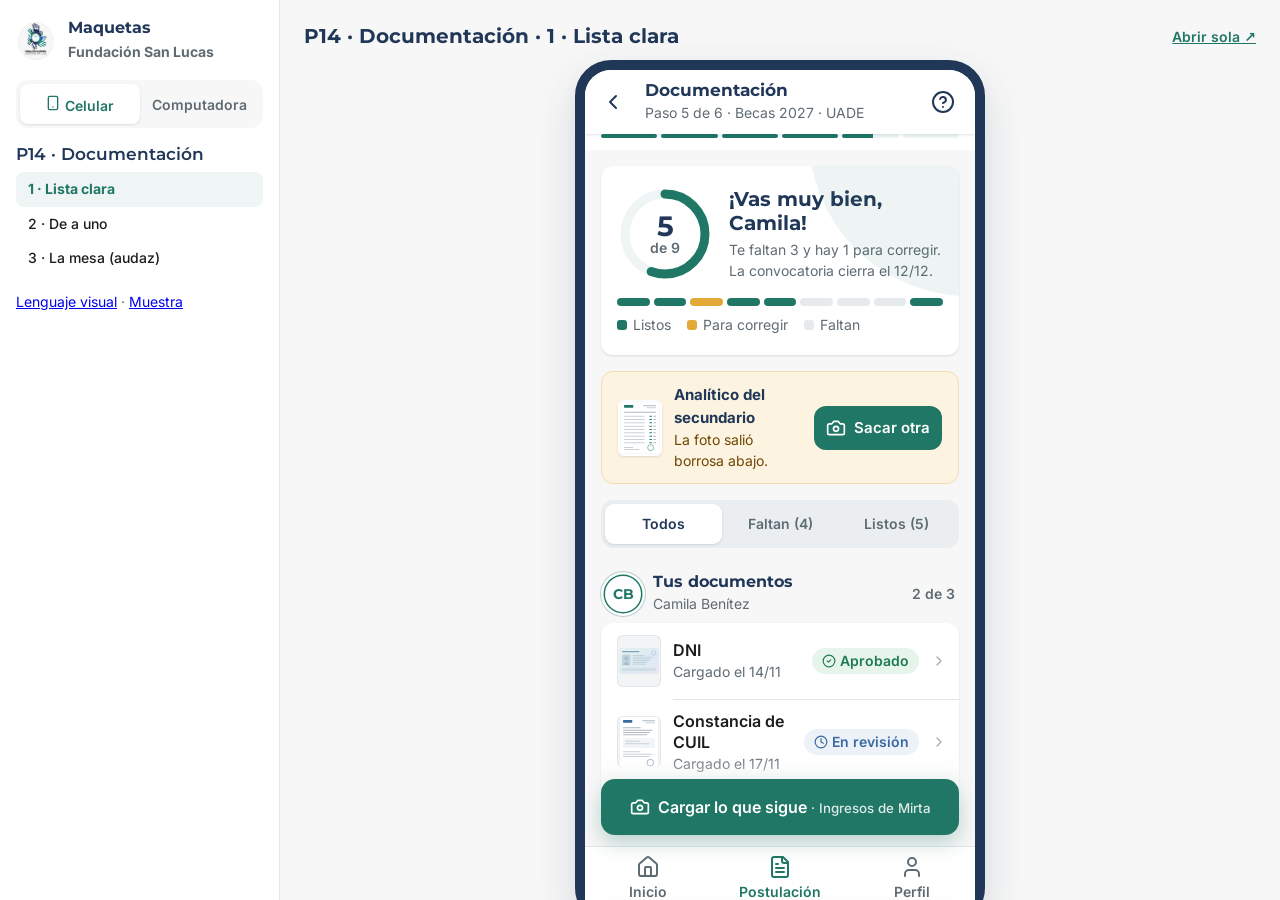
<file: docs/design/index.html>
<!doctype html>
<html lang="es">
<head>
<meta charset="utf-8">
<meta name="viewport" content="width=device-width, initial-scale=1">
<title>Visor de maquetas</title>
<link rel="stylesheet" href="common/common.css">
<style>
  body { display: grid; grid-template-columns: 280px 1fr; height: 100vh; overflow: hidden; }
  aside { background: var(--sl-superficie); border-right: 1px solid var(--sl-borde); padding: var(--sl-e4); overflow-y: auto; display: grid; gap: var(--sl-e4); align-content: start; }
  .marca { display: flex; align-items: center; gap: var(--sl-e3); }
  .marca img { width: 40px; height: 40px; border-radius: 50%; }
  .marca b { font-family: var(--sl-font-titulos); color: var(--sl-azul-noche); }
  .seg { display: flex; background: var(--sl-fondo); border-radius: var(--sl-radio); padding: 4px; }
  .seg button { flex: 1; min-height: 40px; border: 0; background: transparent; border-radius: var(--sl-radio-chico); font: 600 var(--sl-t-chico) var(--sl-font-texto); color: var(--sl-gris); cursor: pointer; }
  .seg button[aria-pressed="true"] { background: #fff; color: var(--sl-verde); box-shadow: var(--sl-sombra-1); }
  .pantalla h3 { margin-bottom: var(--sl-e2); }
  .pantalla button { display: block; width: 100%; text-align: left; padding: var(--sl-e2) var(--sl-e3); border: 0; background: transparent; border-radius: var(--sl-radio-chico); font: 500 var(--sl-t-chico)/1.3 var(--sl-font-texto); color: var(--sl-texto); cursor: pointer; }
  .pantalla button:hover { background: var(--sl-fondo); }
  .pantalla button[aria-current="true"] { background: var(--sl-bruma); color: var(--sl-verde); font-weight: 700; }
  main { overflow: auto; display: grid; place-items: start center; padding: var(--sl-e6); gap: var(--sl-e3); }
  .info { width: 100%; display: flex; gap: var(--sl-e3); align-items: center; justify-content: space-between; }
  .info a { color: var(--sl-verde); font-weight: 600; font-size: var(--sl-t-chico); }
  .lienzo { background: #fff; box-shadow: var(--sl-sombra-3); border-radius: var(--sl-radio); overflow: hidden; transform-origin: top center; }
  .lienzo.phone { border-radius: 36px; border: 10px solid var(--sl-azul-noche); }
  iframe { display: block; border: 0; }
  .vacio { color: var(--sl-gris); padding: var(--sl-e10); text-align: center; }
</style>
</head>
<body>
  <aside>
    <div class="marca"><img src="common/brand/logo-provisional.png" alt=""><b>Maquetas<br><span class="sl-chico" style="font-family:var(--sl-font-texto)">Fundación San Lucas</span></b></div>
    <div class="seg" role="group" aria-label="Dispositivo">
      <button data-device="phone" aria-pressed="true"><i data-icon="smartphone" data-size="16"></i> Celular</button>
      <button data-device="desktop" aria-pressed="false">Computadora</button>
    </div>
    <div id="lista"></div>
    <p class="sl-chico"><a href="visual-language.md">Lenguaje visual</a> · <a href="common/sample.html" target="_blank">Muestra</a></p>
  </aside>
  <main>
    <div class="info"><h2 id="titulo">Cargando…</h2><a id="abrir" href="#" target="_blank">Abrir sola ↗</a></div>
    <div id="lienzo" class="lienzo phone"><div class="vacio">Elegí una pantalla.</div></div>
  </main>
  <script src="common/icons.js"></script>
  <script>
    const estado = { device: 'phone', screen: null, variant: 0, datos: { screens: [] } };
    const lista = document.getElementById('lista');
    const params = new URLSearchParams(location.hash.slice(1));
    function ruta(v) { return 'mockups/' + v.path.replace('{device}', estado.device); }
    function pintarLista() {
      lista.innerHTML = '';
      estado.datos.screens.forEach(s => {
        const sec = document.createElement('section'); sec.className = 'pantalla';
        sec.innerHTML = '<h3>' + s.title + '</h3>';
        s.variants.forEach((v, i) => {
          const b = document.createElement('button'); b.textContent = v.name;
          b.setAttribute('aria-current', s.id === estado.screen && i === estado.variant);
          b.onclick = () => { estado.screen = s.id; estado.variant = i; mostrar(); };
          sec.appendChild(b);
        });
        lista.appendChild(sec);
      });
    }
    function mostrar() {
      const s = estado.datos.screens.find(x => x.id === estado.screen);
      const lienzo = document.getElementById('lienzo');
      lienzo.className = 'lienzo ' + estado.device;
      if (!s) { document.getElementById('titulo').textContent = 'Sin maquetas todavía'; lienzo.innerHTML = '<div class="vacio">Todavía no hay pantallas en mockups/index.json.</div>'; pintarLista(); return; }
      const v = s.variants[estado.variant] || s.variants[0];
      const src = ruta(v);
      const [w, h] = estado.device === 'phone' ? [390, 844] : [1366, 768];
      lienzo.innerHTML = '<iframe title="' + s.title + '" src="' + src + '" width="' + w + '" height="' + h + '"></iframe>';
      const disponible = document.querySelector('main').clientWidth - 48;
      lienzo.style.transform = w > disponible ? 'scale(' + (disponible / w) + ')' : '';
      document.getElementById('titulo').textContent = s.title + ' · ' + v.name;
      document.getElementById('abrir').href = src;
      location.hash = 'screen=' + s.id + '&variant=' + estado.variant + '&device=' + estado.device;
      pintarLista();
    }
    document.querySelectorAll('[data-device]').forEach(b => b.onclick = () => {
      estado.device = b.dataset.device;
      document.querySelectorAll('[data-device]').forEach(x => x.setAttribute('aria-pressed', x === b));
      mostrar();
    });
    window.addEventListener('message', ev => {
      if (!ev.data || ev.data.tipo !== 'sl-ir') return;
      const s = estado.datos.screens.find(x => x.id === ev.data.pantalla);
      if (s) { estado.screen = s.id; estado.variant = 0; mostrar(); }
      else { document.getElementById('titulo').textContent = 'La pantalla «' + ev.data.pantalla + '» todavía no tiene maqueta'; }
    });
    window.addEventListener('resize', mostrar);
    fetch('mockups/index.json').then(r => r.json()).then(d => {
      estado.datos = d;
      estado.device = params.get('device') || 'phone';
      document.querySelectorAll('[data-device]').forEach(x => x.setAttribute('aria-pressed', x.dataset.device === estado.device));
      estado.screen = params.get('screen') || (d.screens[0] && d.screens[0].id);
      estado.variant = +(params.get('variant') || 0);
      mostrar();
    }).catch(() => { document.getElementById('titulo').textContent = 'Abrí el visor con un servidor (python3 -m http.server) o desde GitHub Pages.'; });
  </script>
</body>
</html>
</file>
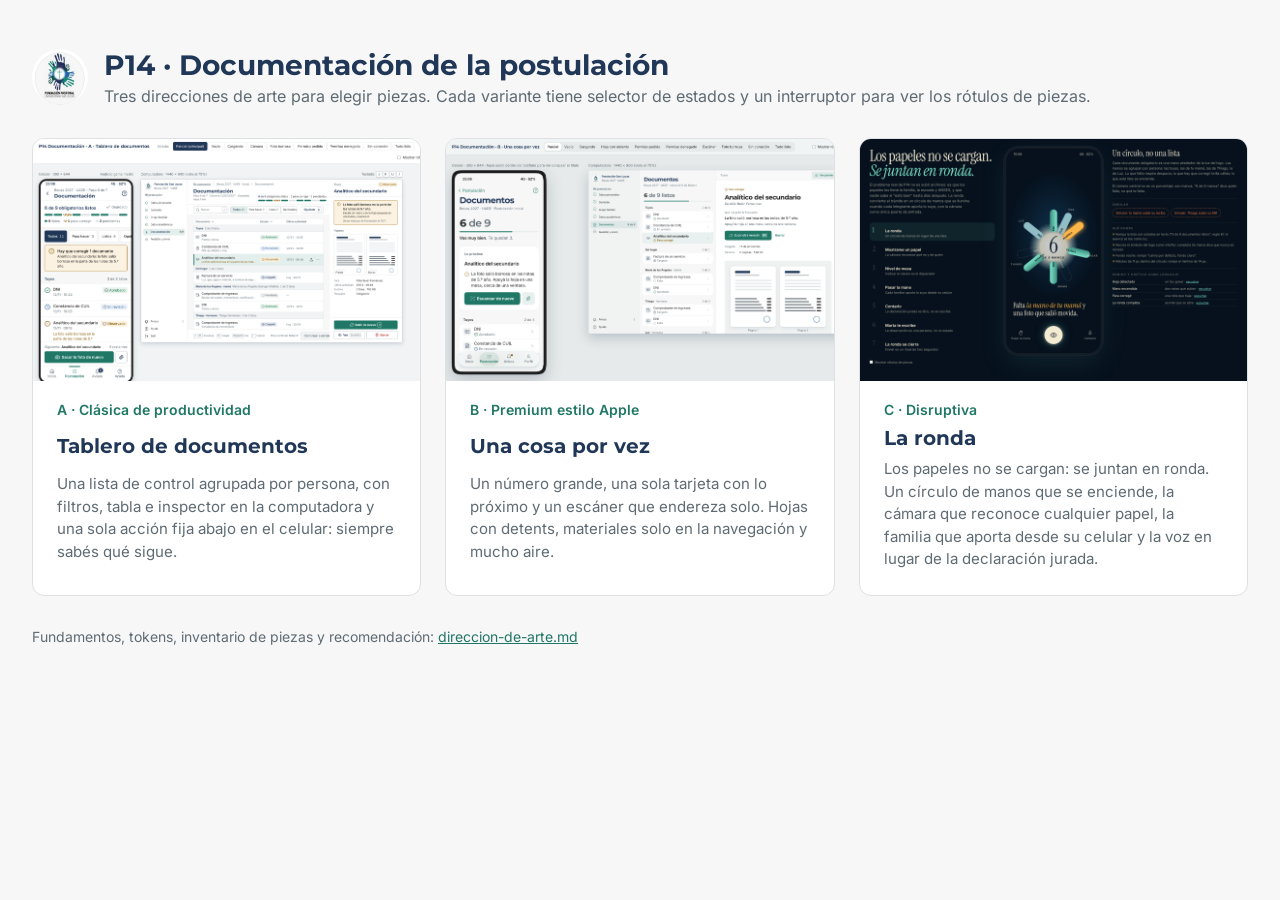
<file: docs/design/v2/application-documents/index.html>
<!doctype html>
<html lang="es-AR">
<head>
<meta charset="utf-8">
<meta name="viewport" content="width=device-width, initial-scale=1">
<title>P14 Documentación · Tres variantes</title>
<style>
@font-face{font-family:"Inter";src:url("../../common/fonts/inter-variable.woff2") format("woff2");font-weight:100 900}
@font-face{font-family:"Montserrat";src:url("../../common/fonts/montserrat-variable.woff2") format("woff2");font-weight:100 900}
:root{--i-bg:#F7F7F7;--i-surface:#FFFFFF;--i-title:#203758;--i-text:#1C1C1C;--i-text-2:#5F6B73;--i-accent:#207766;--i-border:#DDE1E4;--i-sp:8px}
*{box-sizing:border-box;margin:0;padding:0}
body{font-family:Inter,system-ui,sans-serif;background:var(--i-bg);color:var(--i-text);padding:calc(var(--i-sp)*6) calc(var(--i-sp)*4)}
header{max-width:1280px;margin:0 auto calc(var(--i-sp)*4);display:flex;gap:calc(var(--i-sp)*2);align-items:center}
header img{width:56px;height:56px;border-radius:50%}
h1{font-family:Montserrat,sans-serif;font-size:28px;color:var(--i-title)}
header p{color:var(--i-text-2);font-size:16px;margin-top:4px}
.grid{max-width:1280px;margin:0 auto;display:grid;grid-template-columns:repeat(auto-fit,minmax(360px,1fr));gap:calc(var(--i-sp)*3)}
a.card{display:grid;grid-template-rows:auto 1fr;text-decoration:none;color:inherit;background:var(--i-surface);border:1px solid var(--i-border);border-radius:12px;overflow:hidden;transition:transform .2s}
a.card:hover{transform:translateY(-2px)}
a.card:focus-visible{outline:3px solid #3E9080;outline-offset:3px}
.thumb{aspect-ratio:16/10;background:#E6EAEA;overflow:hidden}
.thumb img{width:100%;height:100%;object-fit:cover;object-position:left top;display:block}
.body{padding:calc(var(--i-sp)*2.5) calc(var(--i-sp)*3) calc(var(--i-sp)*3);display:grid;gap:var(--i-sp)}
.tag{font-size:14px;font-weight:600;color:var(--i-accent)}
h2{font-family:Montserrat,sans-serif;font-size:20px;color:var(--i-title)}
.body p{font-size:15px;line-height:1.5;color:var(--i-text-2)}
.foot{max-width:1280px;margin:calc(var(--i-sp)*4) auto 0;font-size:14px;color:var(--i-text-2)}
.foot a{color:var(--i-accent)}
</style>
</head>
<body>
<header><img src="../../common/brand/logo-provisional.png" alt="Fundación San Lucas"><div><h1>P14 · Documentación de la postulación</h1><p>Tres direcciones de arte para elegir piezas. Cada variante tiene selector de estados y un interruptor para ver los rótulos de piezas.</p></div></header>
<main class="grid">
  <a class="card" href="variante-a-clasica.html"><div class="thumb"><img src="variante-a.png" alt="Miniatura de la variante A"></div><div class="body"><span class="tag">A · Clásica de productividad</span><h2>Tablero de documentos</h2><p>Una lista de control agrupada por persona, con filtros, tabla e inspector en la computadora y una sola acción fija abajo en el celular: siempre sabés qué sigue.</p></div></a>
  <a class="card" href="variante-b-premium.html"><div class="thumb"><img src="variante-b.png" alt="Miniatura de la variante B"></div><div class="body"><span class="tag">B · Premium estilo Apple</span><h2>Una cosa por vez</h2><p>Un número grande, una sola tarjeta con lo próximo y un escáner que endereza solo. Hojas con detents, materiales solo en la navegación y mucho aire.</p></div></a>
  <a class="card" href="variante-c-disruptiva.html"><div class="thumb"><img src="variante-c.png" alt="Miniatura de la variante C"></div><div class="body"><span class="tag">C · Disruptiva</span><h2>La ronda</h2><p>Los papeles no se cargan: se juntan en ronda. Un círculo de manos que se enciende, la cámara que reconoce cualquier papel, la familia que aporta desde su celular y la voz en lugar de la declaración jurada.</p></div></a>
</main>
<p class="foot">Fundamentos, tokens, inventario de piezas y recomendación: <a href="direccion-de-arte.md">direccion-de-arte.md</a></p>
</body>
</html>
</file>
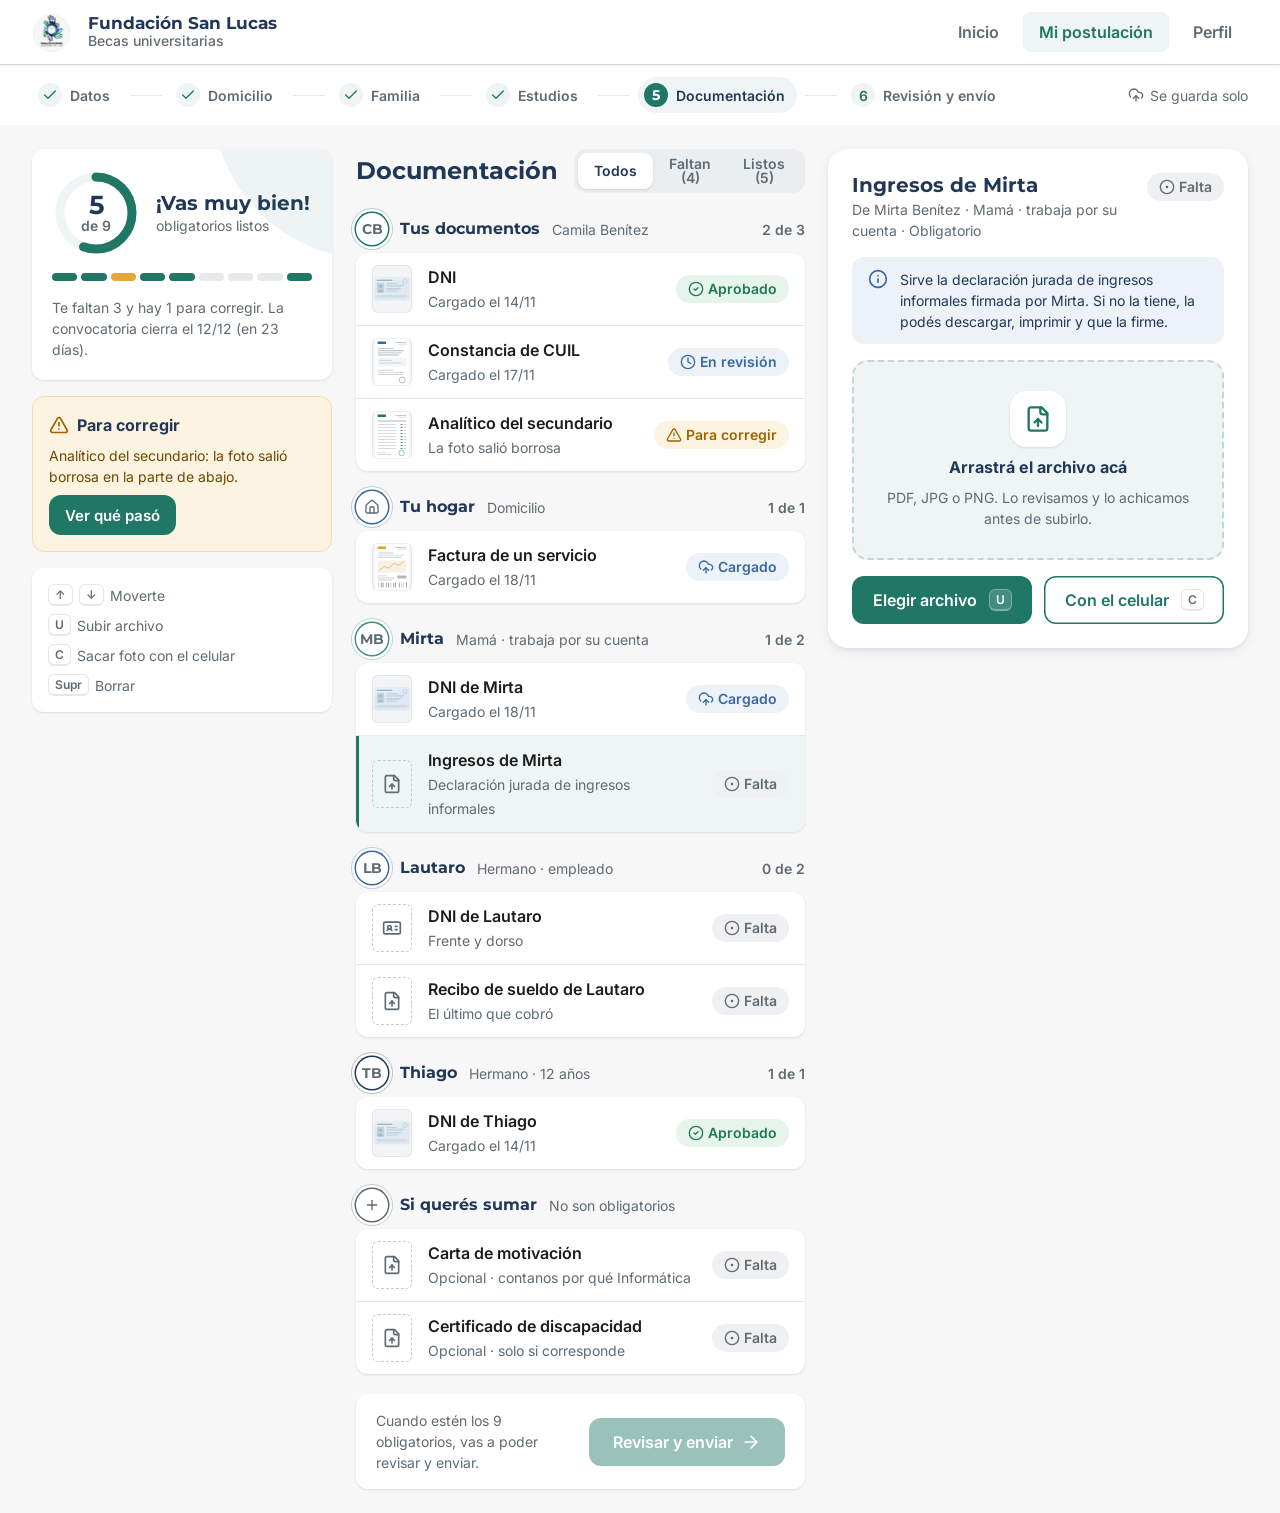
<file: docs/design/mockups/application-documents/desktop/variant-1-checklist/index.html>
<!doctype html>
<html lang="es">
<head>
<meta charset="utf-8">
<meta name="viewport" content="width=device-width, initial-scale=1">
<title>P14 Documentación · Variante 1 · Lista clara (computadora)</title>
<link rel="stylesheet" href="../../../../common/common.css">
<style>
  body { min-height: 100vh; display: flex; flex-direction: column; }
  .barra { display: flex; align-items: center; gap: var(--sl-e4); height: 64px; padding: 0 var(--sl-e8); background: var(--sl-superficie); box-shadow: var(--sl-sombra-1); position: relative; z-index: 5; }
  .barra img { width: 40px; height: 40px; border-radius: 50%; object-fit: cover; }
  .marca { font: 700 var(--sl-t-h3)/1.1 var(--sl-font-titulos); color: var(--sl-azul-noche); }
  .marca small { display: block; font: 500 var(--sl-t-chico)/1.2 var(--sl-font-texto); color: var(--sl-gris); }
  .barra nav { margin-left: auto; display: flex; gap: var(--sl-e2); }
  .barra nav a { padding: var(--sl-e2) var(--sl-e4); border-radius: var(--sl-radio-chico); color: var(--sl-gris); text-decoration: none; font-weight: 600; }
  .barra nav a[aria-current] { color: var(--sl-verde); background: var(--sl-bruma); }

  .pasos { display: flex; gap: var(--sl-e2); align-items: center; padding: var(--sl-e3) var(--sl-e8); background: #fff; border-top: 1px solid var(--sl-borde); }
  .pasos a { white-space: nowrap; display: inline-flex; align-items: center; gap: var(--sl-e2); color: var(--sl-gris); font-size: 14px; font-weight: 600; text-decoration: none; padding: 6px var(--sl-e3) 6px 6px; border-radius: 999px; }
  .pasos a .c { width: 24px; height: 24px; border-radius: 50%; display: grid; place-items: center; background: var(--sl-bruma); color: var(--sl-verde); }
  .pasos a.aca { color: var(--sl-azul-noche); background: var(--sl-bruma); }
  .pasos a.aca .c { background: var(--sl-verde); color: #fff; font: 700 14px/1 var(--sl-font-titulos); }
  .pasos .sep { width: 32px; height: 1px; background: var(--sl-borde); }
  .pasos .guardado { margin-left: auto; display: inline-flex; gap: 6px; align-items: center; font-size: 14px; color: var(--sl-gris); }

  .app { flex: 1; display: grid; grid-template-columns: 300px minmax(0, 1fr) 420px; gap: var(--sl-e6); padding: var(--sl-e6) var(--sl-e8); max-width: 1366px; width: 100%; margin: 0 auto; align-items: start; }
  .col-izq { display: grid; gap: var(--sl-e4); position: sticky; top: var(--sl-e6); }
  .resumen { position: relative; overflow: hidden; display: grid; gap: var(--sl-e4); padding: var(--sl-e5); }
  .resumen .sl-forma { right: -200px; top: -210px; }
  .anillo-fila { display: flex; gap: var(--sl-e4); align-items: center; }
  .anillo { width: 88px; height: 88px; position: relative; flex: none; }
  .anillo svg { width: 88px; height: 88px; transform: rotate(-90deg); }
  .anillo circle { fill: none; stroke-width: 9; }
  .anillo .fondo { stroke: var(--sl-bruma); }
  .anillo .va { stroke: var(--sl-verde); stroke-linecap: round; transition: stroke-dashoffset var(--sl-dur-lenta) var(--sl-curva); }
  .anillo .num { position: absolute; inset: 0; display: grid; place-content: center; text-align: center; font: 700 26px/1 var(--sl-font-titulos); color: var(--sl-azul-noche); }
  .anillo .num small { font: 600 14px/1.2 var(--sl-font-texto); color: var(--sl-gris); }
  .resumen h1 { font-size: 20px; }
  .resumen p { font-size: 14px; color: var(--sl-gris); }
  .barritas { display: flex; gap: 4px; }
  .barritas i { flex: 1; height: 8px; border-radius: 4px; background: #E6EAED; }
  .barritas i.listo { background: var(--sl-verde); }
  .barritas i.observado { background: #E3A936; }
  .urgente { display: grid; gap: var(--sl-e2); padding: var(--sl-e4); background: var(--sl-alerta-fondo); border: 1px solid #F3DDB2; border-radius: var(--sl-radio); }
  .urgente b { color: var(--sl-azul-noche); display: flex; gap: var(--sl-e2); align-items: center; }
  .urgente b i { color: var(--sl-alerta); }
  .urgente p { font-size: 14px; color: #6E4700; }
  .urgente button { justify-self: start; min-height: 40px; padding: 0 var(--sl-e4); font-size: 15px; }
  .teclas { padding: var(--sl-e4); display: grid; gap: var(--sl-e2); font-size: 14px; color: var(--sl-gris); }
  .teclas div { display: flex; align-items: center; gap: 6px; }
  .teclas div span:last-child { margin-left: auto; }

  .col-lista { display: grid; gap: var(--sl-e5); }
  .lista-cab { display: flex; align-items: center; gap: var(--sl-e4); }
  .lista-cab h2 { font-size: 24px; flex: 1; }
  .segmento { display: flex; background: #EAEEF0; border-radius: var(--sl-radio); padding: 4px; }
  .segmento button { min-height: 36px; padding: 0 var(--sl-e4); border: 0; background: transparent; border-radius: 9px; font: 600 14px/1 var(--sl-font-texto); color: var(--sl-gris); cursor: pointer; }
  .segmento button[aria-pressed="true"] { background: #fff; color: var(--sl-azul-noche); box-shadow: var(--sl-sombra-1); }
  .grupo { display: grid; gap: var(--sl-e2); }
  .grupo-cab { display: flex; align-items: center; gap: var(--sl-e3); }
  .avatar { width: 32px; height: 32px; border-radius: 50%; display: grid; place-items: center; font: 700 14px/1 var(--sl-font-titulos); color: var(--t); background: #fff; box-shadow: 0 0 0 1.5px var(--t), 0 0 0 4px #fff, 0 0 0 5px color-mix(in srgb, var(--t) 30%, transparent); flex: none; }
  .grupo-cab b { font: 700 16px/1.2 var(--sl-font-titulos); color: var(--sl-azul-noche); }
  .grupo-cab span { font-size: 14px; color: var(--sl-gris); }
  .grupo-cab .cuenta { margin-left: auto; font-weight: 600; }
  .lista { background: #fff; border-radius: var(--sl-radio); box-shadow: var(--sl-sombra-1); overflow: hidden; }
  .doc { position: relative; display: grid; grid-template-columns: 40px 1fr auto; align-items: center; gap: var(--sl-e4); width: 100%; min-height: 64px; padding: var(--sl-e3) var(--sl-e4); border: 0; background: transparent; text-align: left; font: inherit; color: inherit; cursor: pointer; transition: background var(--sl-dur-rapida); }
  .doc + .doc { border-top: 1px solid var(--sl-borde); }
  .doc:hover { background: #FAFBFB; }
  .doc[aria-selected="true"] { background: var(--sl-bruma); box-shadow: inset 3px 0 0 var(--sl-verde); }
  .doc:focus-visible { outline: 3px solid var(--sl-verde-agua); outline-offset: -3px; }
  .doc .th { width: 40px; height: 48px; border-radius: 6px; display: grid; place-items: center; overflow: hidden; }
  .doc .th.vacio { border: 1.5px dashed #C3CBD1; color: var(--sl-gris); }
  .doc .th.lleno { background: #F2F4F5; box-shadow: inset 0 0 0 1px var(--sl-borde); }
  .doc .th.lleno svg { width: 36px; }
  .doc .tx b { display: block; font-weight: 600; }
  .doc .tx span { font-size: 14px; color: var(--sl-gris); }
  .doc .carga { position: absolute; left: 72px; right: 16px; bottom: 6px; height: 4px; border-radius: 4px; background: var(--sl-cielo); overflow: hidden; }
  .doc .carga span { display: block; height: 100%; background: var(--sl-azul); transform-origin: left; transform: scaleX(0); transition: transform 1.4s var(--sl-curva); }
  .pie-lista { display: flex; align-items: center; gap: var(--sl-e4); padding: var(--sl-e4) var(--sl-e5); background: #fff; border-radius: var(--sl-radio); box-shadow: var(--sl-sombra-1); }
  .pie-lista p { flex: 1; font-size: 14px; color: var(--sl-gris); }

  /* Panel de detalle */
  .panel { position: sticky; top: var(--sl-e6); background: #fff; border-radius: var(--sl-radio-grande); box-shadow: var(--sl-sombra-2); padding: var(--sl-e6); display: grid; gap: var(--sl-e4); }
  .panel .cab { display: flex; gap: var(--sl-e3); align-items: start; }
  .panel .cab div { flex: 1; }
  .panel h3 { font-size: 20px; font-weight: 700; }
  .panel .quien { font-size: 14px; color: var(--sl-gris); margin-top: 2px; }
  .panel-in { animation: entra var(--sl-dur) var(--sl-curva); }
  @keyframes entra { from { opacity: 0; transform: translateX(12px); } to { opacity: 1; transform: none; } }
  .soltar { position: relative; border: 2px dashed #BFD8D2; border-radius: 16px; background: var(--sl-bruma); min-height: 200px; display: grid; place-content: center; justify-items: center; text-align: center; gap: var(--sl-e2); padding: var(--sl-e6); color: var(--sl-azul-noche); transition: transform var(--sl-dur) var(--sl-curva), background var(--sl-dur); }
  .soltar.encima { transform: scale(1.02); background: #E2F0EC; border-color: var(--sl-verde); }
  .soltar .ic { width: 56px; height: 56px; border-radius: 16px; background: #fff; display: grid; place-items: center; color: var(--sl-verde); box-shadow: var(--sl-sombra-1); }
  .soltar p { font-size: 14px; color: var(--sl-gris); }
  .botones { display: grid; grid-template-columns: 1fr 1fr; gap: var(--sl-e3); }
  .botones .sl-btn { padding: 0 var(--sl-e3); }
  .sirve { background: var(--sl-cielo); border-radius: var(--sl-radio); padding: var(--sl-e3) var(--sl-e4); font-size: 14px; display: flex; gap: var(--sl-e3); color: var(--sl-azul-noche); }
  .sirve.alerta { background: var(--sl-alerta-fondo); color: #6E4700; }
  .sirve i { color: var(--sl-azul); }
  .sirve.alerta i { color: var(--sl-alerta); }
  .qr { display: grid; grid-template-columns: 96px 1fr; gap: var(--sl-e4); align-items: center; padding: var(--sl-e4); border-radius: var(--sl-radio); border: 1px solid var(--sl-borde); }
  .qr svg { width: 96px; height: 96px; }
  .qr b { display: block; color: var(--sl-azul-noche); }
  .qr p { font-size: 14px; color: var(--sl-gris); }
  .vista { background: #F2F4F5; border-radius: 16px; padding: var(--sl-e6); display: grid; place-items: center; }
  .vista .hoja { width: 170px; background: #fff; border-radius: 4px; box-shadow: var(--sl-sombra-2); }
  .vista .hoja.dni { width: 280px; background: transparent; box-shadow: none; }
  .vista svg { display: block; width: 100%; }
  .linea { list-style: none; margin: 0; padding: 0; display: grid; }
  .linea li { display: grid; grid-template-columns: 20px 1fr auto; gap: var(--sl-e3); font-size: 14px; padding-bottom: var(--sl-e2); position: relative; }
  .linea li::before { content: ""; width: 10px; height: 10px; border-radius: 50%; margin: 5px; background: var(--c, #D5DBDF); }
  .linea li span { color: var(--sl-gris); }
  .acciones { display: flex; gap: var(--sl-e2); }
  .acciones .sl-btn { flex: 1; padding: 0 var(--sl-e3); font-size: 15px; }
  .sl-btn .sl-tecla { margin-left: 4px; }
  .sl-btn-primario .sl-tecla { background: rgba(255,255,255,.16); border-color: rgba(255,255,255,.3); color: #fff; }
  .borrar { color: var(--sl-error); }
  .confirma { display: none; padding: var(--sl-e3) var(--sl-e4); border-radius: var(--sl-radio); background: var(--sl-error-fondo); font-size: 14px; align-items: center; gap: var(--sl-e3); }
  .confirma.si { display: flex; }
  .confirma .sl-btn { min-height: 40px; background: var(--sl-error); color: #fff; margin-left: auto; padding: 0 var(--sl-e4); }
  .analisis { display: grid; gap: var(--sl-e3); }
  .analisis .fila { display: flex; align-items: center; gap: var(--sl-e3); font-size: 15px; opacity: 0; transform: translateY(6px); animation: aparece var(--sl-dur) var(--sl-curva) forwards; }
  .analisis .fila:nth-child(2) { animation-delay: .35s; } .analisis .fila:nth-child(3) { animation-delay: .7s; } .analisis .fila:nth-child(4) { animation-delay: 1.05s; }
  @keyframes aparece { to { opacity: 1; transform: none; } }
  .analisis .fila i { color: var(--sl-exito); }
  .analisis .fila.aviso i { color: var(--sl-alerta); }
  .antes { display: grid; grid-template-columns: 1fr 1fr; gap: var(--sl-e3); }
  .antes figure { margin: 0; background: #F2F4F5; border-radius: 12px; padding: var(--sl-e3); text-align: center; font-size: 14px; color: var(--sl-gris); }
  .antes figure div { background: #fff; border-radius: 4px; margin: 0 auto var(--sl-e2); width: 80px; box-shadow: var(--sl-sombra-1); }
  .antes figure.oscura div { filter: brightness(.55) contrast(.8); }
  .antes svg { display: block; width: 100%; }
</style>
</head>
<body>
  <header class="barra">
    <img src="../../../../common/brand/logo-provisional.png" alt="Fundación San Lucas">
    <div class="marca">Fundación San Lucas<small>Becas universitarias</small></div>
    <nav aria-label="Navegación principal">
      <a href="#" data-ir="home">Inicio</a>
      <a href="#" aria-current="page" data-ir="application-status">Mi postulación</a>
      <a href="#" data-ir="profile">Perfil</a>
    </nav>
  </header>
  <nav class="pasos" aria-label="Pasos de la postulación">
    <a href="#" data-ir="personal-data"><span class="c"><i data-icon="check" data-size="16"></i></span>Datos</a><span class="sep"></span>
    <a href="#" data-ir="address"><span class="c"><i data-icon="check" data-size="16"></i></span>Domicilio</a><span class="sep"></span>
    <a href="#" data-ir="household"><span class="c"><i data-icon="check" data-size="16"></i></span>Familia</a><span class="sep"></span>
    <a href="#" data-ir="academic-data"><span class="c"><i data-icon="check" data-size="16"></i></span>Estudios</a><span class="sep"></span>
    <a href="#" class="aca" aria-current="step"><span class="c">5</span>Documentación</a><span class="sep"></span>
    <a href="#" data-ir="application-review"><span class="c">6</span>Revisión y envío</a>
    <span class="guardado"><i data-icon="cloud-upload" data-size="16"></i>Se guarda solo</span>
  </nav>

  <div class="app">
    <aside class="col-izq">
      <section class="sl-card resumen" aria-live="polite">
        <div class="sl-forma"></div>
        <div class="anillo-fila">
          <div class="anillo"><svg viewBox="0 0 88 88"><circle class="fondo" cx="44" cy="44" r="36"/><circle class="va" id="anillo" cx="44" cy="44" r="36" stroke-dasharray="226.2" stroke-dashoffset="226.2"/></svg>
            <div class="num"><span id="nListos">5</span><small>de <span id="nTotal">9</span></small></div></div>
          <div><h1 id="titResumen">¡Vas muy bien!</h1><p>obligatorios listos</p></div>
        </div>
        <div class="barritas" id="barritas"></div>
        <p id="subResumen">Te faltan 3 y hay 1 para corregir. La convocatoria cierra el 12/12 (en 23 días).</p>
      </section>
      <section class="urgente" id="urgente">
        <b><i data-icon="triangle-alert" data-size="20"></i>Para corregir</b>
        <p>Analítico del secundario: la foto salió borrosa en la parte de abajo.</p>
        <button class="sl-btn sl-btn-primario" data-sel="analitico">Ver qué pasó</button>
      </section>
      <section class="sl-card teclas" aria-label="Atajos de teclado">
        <div><span class="sl-tecla">↑</span><span class="sl-tecla">↓</span> Moverte <span></span></div>
        <div><span class="sl-tecla">U</span> Subir archivo <span></span></div>
        <div><span class="sl-tecla">C</span> Sacar foto con el celular <span></span></div>
        <div><span class="sl-tecla">Supr</span> Borrar <span></span></div>
      </section>
    </aside>

    <main class="col-lista">
      <div class="lista-cab">
        <h2>Documentación</h2>
        <div class="segmento" role="group" aria-label="Filtrar">
          <button aria-pressed="true" data-filtro="todos">Todos</button>
          <button aria-pressed="false" data-filtro="faltan">Faltan (<span id="fFaltan">4</span>)</button>
          <button aria-pressed="false" data-filtro="listos">Listos (<span id="fListos">5</span>)</button>
        </div>
      </div>
      <div id="grupos" style="display:grid;gap:var(--sl-e5)"></div>
      <div class="pie-lista">
        <p id="pieTx">Cuando estén los 9 obligatorios, vas a poder revisar y enviar.</p>
        <button class="sl-btn sl-btn-primario" id="enviar" disabled data-ir="application-review">Revisar y enviar <i data-icon="arrow-right" data-size="20"></i></button>
      </div>
    </main>

    <aside class="panel" id="panel" aria-live="polite"></aside>
  </div>

  <script src="../../../../common/icons.js"></script>
  <script src="../../shared/documents.js"></script>
  <script src="../../../../common/navigate.js" defer></script>
  <script>
  (function () {
    var D = SLD, $ = function (s) { return document.querySelector(s); };
    var filtro = 'todos', sel = 'ing-mirta';
    var SIRVE = { ddjj: 'Sirve la declaración jurada de ingresos informales firmada por Mirta. Si no la tiene, la podés descargar, imprimir y que la firme.', recibo: 'Sirve el recibo del último mes, en papel o el PDF que le manda la empresa a Lautaro.', dni: 'Frente y dorso. Puede ser una foto o un PDF con las dos caras.', carta: 'Una página alcanza. Contanos qué te gustaría estudiar y por qué.', cert: 'El Certificado Único de Discapacidad (CUD), si lo tenés.' };

    function qr() {
      var s = '<svg viewBox="0 0 25 25" shape-rendering="crispEdges" aria-hidden="true"><rect width="25" height="25" fill="#fff"/>', seed = 7;
      function box(x, y) { s += '<rect x="' + x + '" y="' + y + '" width="7" height="7" fill="#203758"/><rect x="' + (x + 1) + '" y="' + (y + 1) + '" width="5" height="5" fill="#fff"/><rect x="' + (x + 2) + '" y="' + (y + 2) + '" width="3" height="3" fill="#203758"/>'; }
      for (var y = 0; y < 25; y++) for (var x = 0; x < 25; x++) { seed = (seed * 9301 + 49297) % 233280; if ((x < 8 && y < 8) || (x > 16 && y < 8) || (x < 8 && y > 16)) continue; if (seed / 233280 > .52) s += '<rect x="' + x + '" y="' + y + '" width="1" height="1" fill="#203758"/>'; }
      box(0, 0); box(18, 0); box(0, 18);
      return s + '</svg>';
    }
    function thumb(d) {
      if (d.state === 'pendiente') return '<div class="th vacio">' + slIcon(d.kind === 'dni' ? 'id-card' : 'file-up', 20) + '</div>';
      return '<div class="th lleno">' + D.art(d.kind, { blur: d.state === 'observado' ? 1.6 : 0 }) + '</div>';
    }
    function pasa(d) {
      if (filtro === 'faltan') return d.req && (d.state === 'pendiente' || d.state === 'observado');
      if (filtro === 'listos') return D.isReady(d);
      return true;
    }
    function fila(d) {
      return '<button class="doc" role="option" aria-selected="' + (d.id === sel) + '" data-sel="' + d.id + '">' + thumb(d) +
        '<div class="tx"><b>' + d.title + '</b><span>' + (d.state === 'pendiente' ? d.detail : d.state === 'observado' ? 'La foto salió borrosa' : 'Cargado el ' + (d.when || 'hoy')) + '</span></div>' + D.chip(d.state) + '</button>';
    }
    function pintar() {
      var html = '';
      D.people.forEach(function (p) {
        var ds = D.docs.filter(function (d) { return d.who === p.id && d.req && pasa(d); }); if (!ds.length) return;
        var todos = D.docs.filter(function (d) { return d.who === p.id && d.req; });
        html += '<section class="grupo"><div class="grupo-cab"><span class="avatar" style="--t:' + p.tint + '">' + (p.ini || slIcon(p.icon, 16)) + '</span><b>' + (p.id === 'yo' ? 'Tus documentos' : p.name) + '</b><span>' + (p.id === 'yo' ? 'Camila Benítez' : p.rel) + '</span><span class="cuenta">' + todos.filter(D.isReady).length + ' de ' + todos.length + '</span></div><div class="lista" role="listbox">' + ds.map(fila).join('') + '</div></section>';
      });
      var opc = D.docs.filter(function (d) { return !d.req && pasa(d); });
      if (opc.length) html += '<section class="grupo"><div class="grupo-cab"><span class="avatar" style="--t:#5F6B73">' + slIcon('plus', 16) + '</span><b>Si querés sumar</b><span>No son obligatorios</span></div><div class="lista">' + opc.map(fila).join('') + '</div></section>';
      $('#grupos').innerHTML = html;
      var c = D.counts();
      $('#nListos').textContent = c.ready; $('#nTotal').textContent = c.total;
      $('#anillo').style.strokeDashoffset = (226.2 * (1 - c.ready / c.total)).toFixed(1);
      $('#fFaltan').textContent = c.missing + c.fix; $('#fListos').textContent = c.ready;
      $('#barritas').innerHTML = D.docs.filter(function (d) { return d.req; }).map(function (d) { return '<i class="' + (D.isReady(d) ? 'listo' : d.state) + '"></i>'; }).join('');
      var partes = []; if (c.missing) partes.push('Te ' + (c.missing === 1 ? 'falta 1' : 'faltan ' + c.missing)); if (c.fix) partes.push((partes.length ? 'hay ' : 'Hay ') + c.fix + ' para corregir');
      $('#subResumen').textContent = partes.length ? partes.join(' y ') + '. La convocatoria cierra el 12/12 (en 23 días).' : '¡Tenés todo! Ya podés revisar y enviar.';
      $('#titResumen').textContent = c.ready === c.total ? '¡Completaste todo!' : c.ready >= c.total - 2 ? '¡Ya casi!' : '¡Vas muy bien!';
      $('#urgente').hidden = D.doc('analitico').state !== 'observado';
      $('#enviar').disabled = c.ready !== c.total;
      $('#pieTx').textContent = c.ready === c.total ? 'Están los 9 obligatorios. Revisá que todo esté bien y enviá.' : 'Cuando estén los 9 obligatorios, vas a poder revisar y enviar.';
    }
    function panel() {
      var d = D.doc(sel), p = D.person(d.who), html = '<div class="panel-in" style="display:grid;gap:var(--sl-e4)">';
      html += '<div class="cab"><div><h3>' + d.title + '</h3><p class="quien">' + (p.id === 'yo' ? 'Tuyo' : p.id === 'hogar' ? 'Del hogar' : 'De ' + p.full + ' · ' + p.rel) + ' · ' + (d.req ? 'Obligatorio' : 'Opcional') + '</p></div>' + D.chip(d.state) + '</div>';
      if (d.state === 'pendiente' || d.state === 'observado') {
        html += d.state === 'observado' ? '<div class="sirve alerta"><i data-icon="triangle-alert" data-size="20"></i><span>' + d.reason + ' Subí uno nuevo y reemplazamos el anterior.</span></div>'
          : '<div class="sirve"><i data-icon="info" data-size="20"></i><span>' + (SIRVE[d.kind] || d.detail) + '</span></div>';
        html += '<div class="soltar" id="soltar"><span class="ic">' + slIcon('file-up', 28) + '</span><b>Arrastrá el archivo acá</b><p>PDF, JPG o PNG. Lo revisamos y lo achicamos antes de subirlo.</p></div>' +
          '<div class="botones"><button class="sl-btn sl-btn-primario" data-archivo>Elegir archivo <span class="sl-tecla">U</span></button><button class="sl-btn sl-btn-secundario" data-celu>Con el celular <span class="sl-tecla">C</span></button></div>';
      } else {
        var est = { cargado: 1, revision: 2, aprobado: 3, subiendo: 0 }[d.state];
        html += '<div class="vista"><div class="hoja' + (d.kind === 'dni' ? ' dni' : '') + '">' + D.art(d.kind) + '</div></div>' +
          '<ul class="linea"><li style="--c:var(--sl-verde)">Cargado<span>' + (d.when || 'hoy') + '</span></li><li style="--c:' + (est >= 2 ? 'var(--sl-azul)' : '#D5DBDF') + '">En revisión por la Fundación<span>' + (est >= 2 ? '17/11' : 'pronto') + '</span></li><li style="--c:' + (est >= 3 ? 'var(--sl-exito)' : '#D5DBDF') + '">Aprobado<span>' + (est >= 3 ? '18/11' : '') + '</span></li></ul>' +
          '<div class="acciones"><button class="sl-btn sl-btn-secundario" data-ver><i data-icon="zoom-in" data-size="20"></i>Ver</button><button class="sl-btn sl-btn-secundario" data-archivo><i data-icon="refresh-cw" data-size="20"></i>Reemplazar</button><button class="sl-btn sl-btn-texto borrar" data-borrar><i data-icon="trash-2" data-size="20"></i>Borrar <span class="sl-tecla">Supr</span></button></div>' +
          '<div class="confirma" id="confirma"><span>¿Lo borramos? Lo vas a tener que cargar de nuevo.</span><button class="sl-btn" data-borrar-si>Borrar</button></div>';
      }
      html += '</div>';
      $('#panel').innerHTML = html; slRenderIcons($('#panel'));
      var z = $('#soltar'); if (z) { ['dragenter', 'dragover'].forEach(function (ev) { z.addEventListener(ev, function (e) { e.preventDefault(); z.classList.add('encima'); }); }); ['dragleave', 'drop'].forEach(function (ev) { z.addEventListener(ev, function (e) { e.preventDefault(); z.classList.remove('encima'); if (ev === 'drop') analizar(); }); }); }
    }
    function analizar() {
      var d = D.doc(sel);
      $('#panel').innerHTML = '<div class="panel-in" style="display:grid;gap:var(--sl-e4)"><div class="cab"><div><h3>' + d.title + '</h3><p class="quien">' + (d.kind === 'recibo' ? 'recibo-octubre.jpg' : 'foto-' + d.id + '.jpg') + ' · 4,1 MB</p></div></div>' +
        '<div class="analisis"><div class="fila"><i data-icon="circle-check"></i>Se lee el texto</div><div class="fila"><i data-icon="circle-check"></i>Está entero, con las 4 puntas</div><div class="fila aviso"><i data-icon="sun"></i>Estaba oscuro: lo aclaramos</div><div class="fila"><i data-icon="crop"></i>Recortado y achicado: 4,1 MB → 240 KB</div></div>' +
        '<div class="antes"><figure class="oscura"><div>' + D.art(d.kind) + '</div>Como llegó</figure><figure><div>' + D.art(d.kind) + '</div>Como lo subimos</figure></div>' +
        '<div class="botones"><button class="sl-btn sl-btn-secundario" data-panel>Elegir otro</button><button class="sl-btn sl-btn-primario" data-subir><i data-icon="cloud-upload" data-size="20"></i>Subir <span class="sl-tecla">Enter</span></button></div></div>';
      slRenderIcons($('#panel'));
    }
    function celu() {
      var d = D.doc(sel);
      $('#panel').innerHTML = '<div class="panel-in" style="display:grid;gap:var(--sl-e4)"><div class="cab"><div><h3>Sacale foto con tu celular</h3><p class="quien">' + d.title + '</p></div><button class="sl-btn sl-btn-texto" data-panel aria-label="Volver">' + slIcon('x', 20) + '</button></div>' +
        '<div class="qr">' + qr() + '<div><b>Apuntá la cámara del celular a este código</b><p>Se abre la cámara directo en este documento, sin iniciar sesión. La foto aparece acá sola.</p></div></div>' +
        '<div class="sirve"><i data-icon="smartphone" data-size="20"></i><span>Esperando la foto… Podés dejar esta pantalla abierta.</span></div>' +
        '<button class="sl-btn sl-btn-primario" data-simular-celu>Simular: llegó la foto del celular</button></div>';
      slRenderIcons($('#panel'));
    }
    function subir() {
      var d = D.doc(sel); d.state = 'subiendo'; pintar(); panel();
      var el = document.querySelector('[data-sel="' + d.id + '"].doc');
      if (el) { el.insertAdjacentHTML('beforeend', '<div class="carga"><span></span></div>'); requestAnimationFrame(function () { requestAnimationFrame(function () { el.querySelector('.carga span').style.transform = 'scaleX(1)'; }); }); }
      setTimeout(function () {
        d.state = 'cargado'; d.when = '19/11'; pintar(); panel();
        var c = D.counts(); D.toast(c.ready === c.total ? '¡Están todos! Ya podés revisar y enviar.' : '¡Listo! ' + (c.total - c.ready === 1 ? 'Te queda 1.' : 'Te quedan ' + (c.total - c.ready) + '.'), 'circle-check');
      }, 1600);
    }
    function elegir(id) { sel = id; document.querySelectorAll('.doc').forEach(function (b) { b.setAttribute('aria-selected', b.dataset.sel === id); }); panel(); }

    document.addEventListener('click', function (e) {
      var t = e.target.closest('button'); if (!t) return;
      if (t.dataset.filtro) { filtro = t.dataset.filtro; document.querySelectorAll('[data-filtro]').forEach(function (b) { b.setAttribute('aria-pressed', b === t); }); pintar(); return; }
      if (t.dataset.sel) return elegir(t.dataset.sel);
      if (t.hasAttribute('data-archivo')) return analizar();
      if (t.hasAttribute('data-celu')) return celu();
      if (t.hasAttribute('data-simular-celu')) return analizar();
      if (t.hasAttribute('data-panel')) return panel();
      if (t.hasAttribute('data-subir')) return subir();
      if (t.hasAttribute('data-borrar')) return $('#confirma').classList.add('si');
      if (t.hasAttribute('data-borrar-si')) { D.doc(sel).state = 'pendiente'; pintar(); panel(); return D.toast('Lo borramos. Podés cargarlo cuando quieras.', 'trash-2'); }
      if (t.hasAttribute('data-ver')) return D.toast('Se abre en grande, con zoom.', 'zoom-in');
    });
    document.addEventListener('keydown', function (e) {
      if (e.target.matches('input, textarea')) return;
      var vis = Array.prototype.map.call(document.querySelectorAll('.doc'), function (b) { return b.dataset.sel; }), i = vis.indexOf(sel);
      if (e.key === 'ArrowDown' || e.key === 'j') { e.preventDefault(); elegir(vis[Math.min(vis.length - 1, i + 1)]); document.querySelector('.doc[aria-selected="true"]').focus(); }
      else if (e.key === 'ArrowUp' || e.key === 'k') { e.preventDefault(); elegir(vis[Math.max(0, i - 1)]); document.querySelector('.doc[aria-selected="true"]').focus(); }
      else if (e.key === 'u' || e.key === 'U') analizar();
      else if (e.key === 'c' || e.key === 'C') celu();
      else if (e.key === 'Enter' && document.querySelector('[data-subir]')) { e.preventDefault(); subir(); }
      else if (e.key === 'Delete' && document.querySelector('[data-borrar]')) $('#confirma').classList.add('si');
      else if (e.key === 'Escape') panel();
    });
    pintar(); panel();
  })();
  </script>
</body>
</html>
</file>
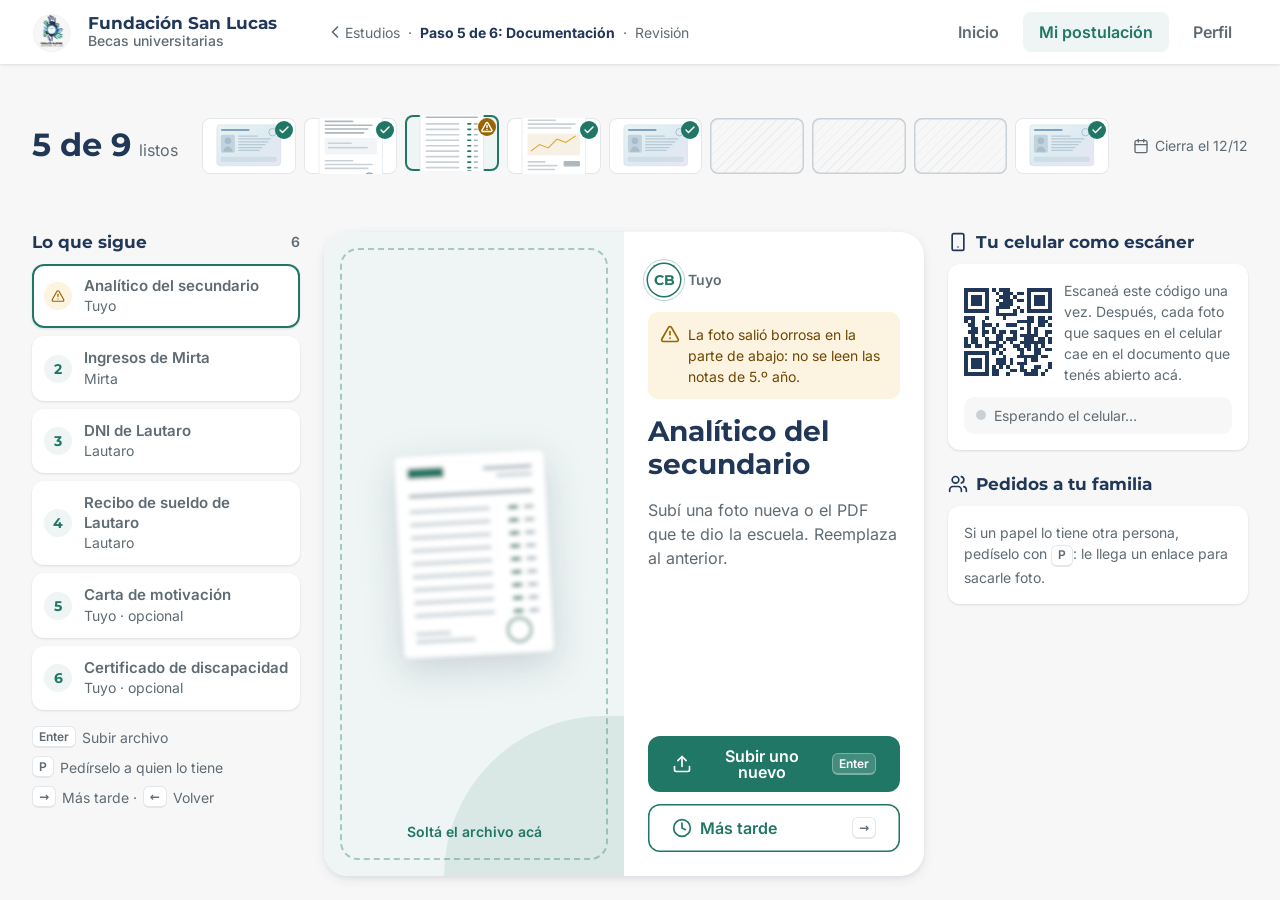
<file: docs/design/mockups/application-documents/desktop/variant-2-one-by-one/index.html>
<!doctype html>
<html lang="es">
<head>
<meta charset="utf-8">
<meta name="viewport" content="width=device-width, initial-scale=1">
<title>P14 Documentación · Variante 2 · De a uno (computadora)</title>
<link rel="stylesheet" href="../../../../common/common.css">
<style>
  [hidden] { display: none !important; }
  body { min-height: 100vh; display: flex; flex-direction: column; }
  .barra { display: flex; align-items: center; gap: var(--sl-e4); height: 64px; padding: 0 var(--sl-e8); background: var(--sl-superficie); box-shadow: var(--sl-sombra-1); }
  .barra img { width: 40px; height: 40px; border-radius: 50%; object-fit: cover; }
  .marca { font: 700 var(--sl-t-h3)/1.1 var(--sl-font-titulos); color: var(--sl-azul-noche); }
  .marca small { display: block; font: 500 var(--sl-t-chico)/1.2 var(--sl-font-texto); color: var(--sl-gris); }
  .barra .paso { margin-left: var(--sl-e8); display: flex; align-items: center; gap: var(--sl-e2); font-size: 14px; color: var(--sl-gris); }
  .barra .paso a { color: var(--sl-gris); text-decoration: none; display: inline-flex; align-items: center; }
  .barra .paso b { color: var(--sl-azul-noche); }
  .barra nav { margin-left: auto; display: flex; gap: var(--sl-e2); }
  .barra nav a { padding: var(--sl-e2) var(--sl-e4); border-radius: var(--sl-radio-chico); color: var(--sl-gris); text-decoration: none; font-weight: 600; }
  .barra nav a[aria-current] { color: var(--sl-verde); background: var(--sl-bruma); }

  .app { flex: 1; display: grid; grid-template-columns: 268px minmax(0, 1fr) 300px; gap: var(--sl-e6); padding: var(--sl-e5) var(--sl-e8) var(--sl-e6); max-width: 1366px; width: 100%; margin: 0 auto; }
  .titulo-fila { grid-column: 1 / -1; display: flex; align-items: center; gap: var(--sl-e6); }
  .titulo-fila .n { display: flex; align-items: baseline; gap: var(--sl-e2); white-space: nowrap; }
  .titulo-fila .n b { font: 700 32px/1 var(--sl-font-titulos); color: var(--sl-azul-noche); }
  .titulo-fila .n span { color: var(--sl-gris); }
  .tira { flex: 1; display: flex; gap: var(--sl-e2); }
  .slot { position: relative; flex: 1; height: 56px; border-radius: 8px; border: 0; padding: 0; cursor: pointer; display: grid; place-items: center; background: #fff; box-shadow: inset 0 0 0 1px var(--sl-borde); overflow: hidden; transition: transform var(--sl-dur) var(--sl-curva); }
  .slot svg.sld-art { width: 70%; }
  .slot.vacio { background: transparent; box-shadow: inset 0 0 0 1.5px #C9D1D6; background-image: repeating-linear-gradient(135deg, transparent 0 6px, rgba(201,209,214,.25) 6px 7px); }
  .slot.aca { box-shadow: inset 0 0 0 2px var(--sl-verde); transform: translateY(-3px); background: var(--sl-bruma); }
  .slot:hover { transform: translateY(-2px); }
  .slot .b { position: absolute; right: 3px; top: 3px; width: 18px; height: 18px; border-radius: 50%; display: grid; place-items: center; color: #fff; background: var(--sl-verde); }
  .slot .b.esp { background: var(--sl-azul); } .slot .b.obs { background: var(--sl-alerta); }
  .slot .b svg { width: 12px; height: 12px; stroke-width: 3; }
  .slot.cae { animation: cae 520ms var(--sl-curva); }
  @keyframes cae { 0% { transform: translateY(-24px) scale(1.3); opacity: .2; } 100% { transform: none; opacity: 1; } }
  .cierra { white-space: nowrap; font-size: 14px; color: var(--sl-gris); display: inline-flex; gap: 6px; align-items: center; }

  .col h2 { font-size: 17px; margin-bottom: var(--sl-e3); display: flex; align-items: center; gap: var(--sl-e2); }
  .col h2 small { margin-left: auto; font: 600 14px/1 var(--sl-font-texto); color: var(--sl-gris); }
  .fila { display: grid; gap: var(--sl-e2); }
  .en-fila { display: grid; grid-template-columns: 28px 1fr; gap: var(--sl-e3); align-items: center; width: 100%; padding: var(--sl-e3); border: 0; border-radius: var(--sl-radio); background: #fff; box-shadow: var(--sl-sombra-1); text-align: left; font: inherit; cursor: pointer; transition: transform var(--sl-dur) var(--sl-curva), opacity var(--sl-dur); }
  .en-fila:hover { transform: translateX(3px); }
  .en-fila.actual { box-shadow: inset 0 0 0 2px var(--sl-verde), var(--sl-sombra-1); }
  .en-fila .num { width: 28px; height: 28px; border-radius: 50%; display: grid; place-items: center; font: 700 14px/1 var(--sl-font-titulos); background: var(--sl-bruma); color: var(--sl-verde); }
  .en-fila.actual .num { background: var(--sl-verde); color: #fff; }
  .en-fila.obs .num { background: var(--sl-alerta-fondo); color: var(--sl-alerta); }
  .en-fila b { display: block; font-size: 15px; font-weight: 600; line-height: 1.3; }
  .en-fila span { font-size: 14px; color: var(--sl-gris); }
  .teclas { margin-top: var(--sl-e4); font-size: 14px; color: var(--sl-gris); display: grid; gap: var(--sl-e2); }
  .teclas div { display: flex; align-items: center; gap: 6px; }

  /* Escenario */
  .escenario { position: relative; min-height: 520px; }
  .carta { position: absolute; inset: 0; background: #fff; border-radius: 24px; box-shadow: var(--sl-sombra-2); display: grid; grid-template-columns: 1fr 1fr; overflow: hidden; transition: transform var(--sl-dur-lenta) var(--sl-curva), opacity var(--sl-dur-lenta); }
  .carta.atras1 { transform: translateY(-14px) scale(.96); opacity: .6; }
  .carta.sale { transform: translateX(-60%) rotate(-5deg); opacity: 0; }
  .carta.vuela { transform: translateY(-80%) scale(.15); opacity: 0; }
  .ilus { position: relative; background: var(--sl-bruma); display: grid; place-items: center; overflow: hidden; transition: background var(--sl-dur); }
  .ilus .sl-forma { right: -140px; bottom: -160px; opacity: .1; }
  .ilus .papel { width: 52%; transform: rotate(-3deg); filter: drop-shadow(0 12px 18px rgba(32,55,88,.18)); animation: flota 4s ease-in-out infinite; }
  .ilus .papel.dni { width: 80%; }
  .ilus .papel svg { display: block; width: 100%; }
  @keyframes flota { 0%, 100% { transform: rotate(-3deg) translateY(0); } 50% { transform: rotate(-2deg) translateY(-6px); } }
  .carta.encima .ilus { background: #DDEFEA; }
  .ilus .soltar { position: absolute; inset: var(--sl-e4); border: 2px dashed rgba(32,119,102,.35); border-radius: 18px; display: flex; align-items: flex-end; justify-content: center; padding-bottom: var(--sl-e4); font-size: 14px; font-weight: 600; color: var(--sl-verde); pointer-events: none; }
  .lado { padding: var(--sl-e8) var(--sl-e6) var(--sl-e6); display: flex; flex-direction: column; gap: var(--sl-e4); }
  .quien { display: flex; align-items: center; gap: var(--sl-e2); font-size: 14px; color: var(--sl-gris); font-weight: 600; }
  .avatar { width: 32px; height: 32px; border-radius: 50%; display: grid; place-items: center; font: 700 14px/1 var(--sl-font-titulos); color: var(--t); background: #fff; box-shadow: 0 0 0 1.5px var(--t), 0 0 0 4px #fff, 0 0 0 5px color-mix(in srgb, var(--t) 30%, transparent); flex: none; }
  .lado h1 { font-size: 28px; }
  .lado p { color: var(--sl-gris); }
  .obs-banda { padding: var(--sl-e3); border-radius: 10px; background: var(--sl-alerta-fondo); color: #6E4700; font-size: 14px; display: flex; gap: var(--sl-e2); }
  .obs-banda i { color: var(--sl-alerta); }
  .lado .acc { margin-top: auto; display: grid; gap: var(--sl-e3); }
  .lado .acc .sl-btn { justify-content: flex-start; }
  .lado .acc .sl-btn .sl-tecla { margin-left: auto; }
  .lado .acc .sl-btn-primario { min-height: 56px; }
  .sl-btn-primario .sl-tecla { background: rgba(255,255,255,.16); border-color: rgba(255,255,255,.3); color: #fff; }
  .analisis { display: grid; gap: var(--sl-e3); }
  .analisis .f { display: flex; gap: var(--sl-e3); align-items: center; opacity: 0; transform: translateY(6px); animation: ap var(--sl-dur) var(--sl-curva) forwards; }
  .analisis .f:nth-child(2) { animation-delay: .3s; } .analisis .f:nth-child(3) { animation-delay: .6s; } .analisis .f:nth-child(4) { animation-delay: .9s; }
  @keyframes ap { to { opacity: 1; transform: none; } }
  .analisis .f i { color: var(--sl-exito); }
  .fin { position: absolute; inset: 0; background: #fff; border-radius: 24px; box-shadow: var(--sl-sombra-2); display: grid; place-content: center; justify-items: center; gap: var(--sl-e4); text-align: center; padding: var(--sl-e10); }
  .fin img { width: 120px; height: 120px; border-radius: 50%; box-shadow: 0 0 0 8px #fff, 0 0 0 9px var(--sl-celeste); animation: abre 700ms cubic-bezier(.2,1.6,.4,1); }
  @keyframes abre { from { transform: scale(.5) rotate(-20deg); opacity: 0; } to { transform: none; opacity: 1; } }
  .fin p { color: var(--sl-gris); max-width: 420px; }

  /* Derecha */
  .tarjeta { background: #fff; border-radius: var(--sl-radio); box-shadow: var(--sl-sombra-1); padding: var(--sl-e4); }
  .tarjeta + .tarjeta { margin-top: var(--sl-e4); }
  .qr { display: grid; grid-template-columns: 88px 1fr; gap: var(--sl-e3); align-items: center; }
  .qr svg { width: 88px; height: 88px; }
  .qr p { font-size: 14px; color: var(--sl-gris); }
  .conectado { display: flex; align-items: center; gap: var(--sl-e2); margin-top: var(--sl-e3); padding: var(--sl-e2) var(--sl-e3); border-radius: 10px; background: var(--sl-fondo); font-size: 14px; color: var(--sl-gris); }
  .conectado .p { width: 10px; height: 10px; border-radius: 50%; background: #C9D1D6; }
  .conectado.si { background: var(--sl-exito-fondo); color: var(--sl-exito); font-weight: 600; }
  .conectado.si .p { background: var(--sl-exito); box-shadow: 0 0 0 4px rgba(30,123,79,.18); }
  .pedido { display: grid; grid-template-columns: 32px 1fr; gap: var(--sl-e3); align-items: center; padding: var(--sl-e2) 0; }
  .pedido + .pedido { border-top: 1px solid var(--sl-borde); }
  .pedido b { font-size: 15px; display: block; }
  .pedido span { font-size: 14px; color: var(--sl-gris); }
  .vacio-p { font-size: 14px; color: var(--sl-gris); }

  .modal { position: fixed; left: 50%; top: 50%; width: 480px; transform: translate(-50%, -46%); opacity: 0; pointer-events: none; z-index: 901; background: #fff; border-radius: var(--sl-radio-grande); box-shadow: var(--sl-sombra-3); padding: var(--sl-e6); transition: transform var(--sl-dur) var(--sl-curva), opacity var(--sl-dur); }
  .modal.abierta { opacity: 1; transform: translate(-50%, -50%); pointer-events: auto; }
  .modal .cab { display: flex; align-items: center; gap: var(--sl-e3); margin-bottom: var(--sl-e4); }
  .modal .cab h2 { flex: 1; }
  .icono-btn { width: 40px; height: 40px; display: grid; place-items: center; border: 0; background: transparent; color: var(--sl-azul-noche); border-radius: var(--sl-radio); cursor: pointer; }
  .msj { background: #E9F5EF; border-radius: 16px 16px 4px 16px; padding: var(--sl-e3) var(--sl-e4); margin: 0 0 var(--sl-e3) var(--sl-e10); }
  .msj u { color: var(--sl-azul); text-decoration: none; font-weight: 600; }
  .nota { font-size: 14px; color: var(--sl-gris); display: flex; gap: var(--sl-e2); margin-bottom: var(--sl-e4); }
  .modal .bots { display: flex; gap: var(--sl-e3); justify-content: flex-end; }
  .vista { background: #F2F4F5; border-radius: 16px; display: grid; place-items: center; padding: var(--sl-e6); margin-bottom: var(--sl-e4); }
  .vista div { width: 150px; background: #fff; border-radius: 4px; box-shadow: var(--sl-sombra-2); } .vista div.dni { width: 260px; background: transparent; box-shadow: none; }
  .vista svg { display: block; width: 100%; }
</style>
</head>
<body>
  <header class="barra">
    <img src="../../../../common/brand/logo-provisional.png" alt="Fundación San Lucas">
    <div class="marca">Fundación San Lucas<small>Becas universitarias</small></div>
    <div class="paso"><a href="#" data-ir="academic-data"><i data-icon="chevron-left" data-size="20"></i>Estudios</a> · <b>Paso 5 de 6: Documentación</b> · <a href="#" data-ir="application-review">Revisión</a></div>
    <nav aria-label="Navegación principal">
      <a href="#" data-ir="home">Inicio</a>
      <a href="#" aria-current="page" data-ir="application-status">Mi postulación</a>
      <a href="#" data-ir="profile">Perfil</a>
    </nav>
  </header>

  <div class="app">
    <div class="titulo-fila">
      <div class="n"><b id="nListos">5 de 9</b><span>listos</span></div>
      <div class="tira" id="tira"></div>
      <span class="cierra"><i data-icon="calendar" data-size="16"></i>Cierra el 12/12</span>
    </div>

    <aside class="col">
      <h2>Lo que sigue <small id="nFila">6</small></h2>
      <div class="fila" id="fila"></div>
      <div class="teclas">
        <div><span class="sl-tecla">Enter</span> Subir archivo</div>
        <div><span class="sl-tecla">P</span> Pedírselo a quien lo tiene</div>
        <div><span class="sl-tecla">→</span> Más tarde · <span class="sl-tecla">←</span> Volver</div>
      </div>
    </aside>

    <main class="escenario" id="escenario"></main>

    <aside class="col">
      <h2><i data-icon="smartphone" data-size="20"></i>Tu celular como escáner</h2>
      <div class="tarjeta">
        <div class="qr" id="qr"></div>
        <div class="conectado" id="conectado"><span class="p"></span><span id="conTx">Esperando el celular…</span></div>
      </div>
      <h2 style="margin-top:var(--sl-e6)"><i data-icon="users" data-size="20"></i>Pedidos a tu familia</h2>
      <div class="tarjeta" id="pedidos"><p class="vacio-p">Si un papel lo tiene otra persona, pedíselo con <span class="sl-tecla">P</span>: le llega un enlace para sacarle foto.</p></div>
    </aside>
  </div>

  <div class="sl-velo" id="velo"></div>
  <section class="modal" id="modal" role="dialog" aria-modal="true"></section>

  <script src="../../../../common/icons.js"></script>
  <script src="../../shared/documents.js"></script>
  <script src="../../../../common/navigate.js" defer></script>
  <script>
  (function () {
    var D = SLD, $ = function (s) { return document.querySelector(s); };
    var esperando = {}, pedidos = [];
    var QUE = { ddjj: 'La declaración jurada de ingresos informales, firmada por Mirta. Si no la tiene, la descargás de acá, la imprime y la firma.', recibo: 'El último recibo que cobró Lautaro, en papel o el PDF que le manda la empresa.', dni: 'Frente y dorso, en una foto cada uno o en un PDF con las dos caras.', analitico: 'Subí una foto nueva o el PDF que te dio la escuela. Reemplaza al anterior.', carta: 'Opcional. Una página donde nos contás por qué Informática.', cert: 'Opcional. Solo si tenés el Certificado Único de Discapacidad.' };
    function armarFila() { return D.docs.filter(function (d) { return (d.state === 'observado' || d.state === 'pendiente') && !esperando[d.id]; }).sort(function (a, b) { return (b.state === 'observado') - (a.state === 'observado') || (b.req - a.req); }); }
    var cola = armarFila(), i = 0;

    function qr() {
      var s = '<svg viewBox="0 0 25 25" shape-rendering="crispEdges" aria-hidden="true"><rect width="25" height="25" fill="#fff"/>', seed = 11;
      function box(x, y) { s += '<rect x="' + x + '" y="' + y + '" width="7" height="7" fill="#203758"/><rect x="' + (x + 1) + '" y="' + (y + 1) + '" width="5" height="5" fill="#fff"/><rect x="' + (x + 2) + '" y="' + (y + 2) + '" width="3" height="3" fill="#203758"/>'; }
      for (var y = 0; y < 25; y++) for (var x = 0; x < 25; x++) { seed = (seed * 9301 + 49297) % 233280; if ((x < 8 && y < 8) || (x > 16 && y < 8) || (x < 8 && y > 16)) continue; if (seed / 233280 > .52) s += '<rect x="' + x + '" y="' + y + '" width="1" height="1" fill="#203758"/>'; }
      box(0, 0); box(18, 0); box(0, 18); return s + '</svg>';
    }
    $('#qr').innerHTML = qr() + '<p>Escaneá este código una vez. Después, cada foto que saques en el celular cae en el documento que tenés abierto acá.</p>';
    $('#conectado').addEventListener('click', function () {});

    function pintarTira() {
      var act = cola[i];
      $('#tira').innerHTML = D.docs.filter(function (d) { return d.req; }).map(function (d) {
        var b = esperando[d.id] ? '<span class="b esp">' + slIcon('clock', 12) + '</span>' : d.state === 'observado' ? '<span class="b obs">' + slIcon('triangle-alert', 12) + '</span>' : D.isReady(d) ? '<span class="b">' + slIcon('check', 12) + '</span>' : '';
        var v = d.state === 'pendiente';
        return '<button class="slot' + (v ? ' vacio' : '') + (act && act.id === d.id ? ' aca' : '') + '" data-slot="' + d.id + '" title="' + d.title + '" aria-label="' + d.title + ': ' + D.STATES[d.state].label + '">' + (v ? '' : D.art(d.kind, { blur: d.state === 'observado' ? 1.4 : 0 })) + b + '</button>';
      }).join('');
      var c = D.counts(); $('#nListos').textContent = c.ready + ' de ' + c.total;
      $('#nFila').textContent = cola.length - i;
      $('#fila').innerHTML = cola.slice(i).map(function (d, k) {
        var p = D.person(d.who);
        return '<button class="en-fila' + (k === 0 ? ' actual' : '') + (d.state === 'observado' ? ' obs' : '') + '" data-ir-a="' + d.id + '"><span class="num">' + (d.state === 'observado' ? slIcon('triangle-alert', 14) : k + 1) + '</span><span><b>' + d.title + '</b><span>' + (p.id === 'yo' ? 'Tuyo' : p.id === 'hogar' ? 'Del hogar' : p.name) + (d.req ? '' : ' · opcional') + '</span></span></button>';
      }).join('');
    }
    function carta(d, cls) {
      var p = D.person(d.who), puedePedir = p.id !== 'yo' && p.id !== 'hogar';
      return '<article class="carta ' + cls + '"><div class="ilus"><div class="sl-forma"></div><div class="papel' + (d.kind === 'dni' ? ' dni' : '') + '">' + D.art(d.kind, { blur: d.state === 'observado' ? 1.6 : 0 }) + '</div><div class="soltar">Soltá el archivo acá</div></div>' +
        '<div class="lado"><div class="quien"><span class="avatar" style="--t:' + p.tint + '">' + (p.ini || slIcon(p.icon, 16)) + '</span>' + (p.id === 'yo' ? 'Tuyo' : p.id === 'hogar' ? 'De tu hogar' : 'De ' + p.full + ' · ' + p.rel) + '</div>' +
        (d.state === 'observado' ? '<div class="obs-banda"><i data-icon="triangle-alert" data-size="20"></i><span>' + d.reason + '</span></div>' : '') +
        '<h1>' + d.title + '</h1><p>' + (QUE[d.kind] || d.detail) + '</p>' +
        '<div class="acc" id="acc"><button class="sl-btn sl-btn-primario" data-subir><i data-icon="upload" data-size="20"></i>' + (d.state === 'observado' ? 'Subir uno nuevo' : 'Subir archivo') + '<span class="sl-tecla">Enter</span></button>' +
        (puedePedir ? '<button class="sl-btn sl-btn-secundario" data-pedir><i data-icon="message-circle" data-size="20"></i>Pedírselo a ' + p.name + '<span class="sl-tecla">P</span></button>' : '') +
        '<button class="sl-btn sl-btn-secundario" data-despues><i data-icon="clock" data-size="20"></i>Más tarde<span class="sl-tecla">→</span></button></div></div></article>';
    }
    function pintar() {
      var d = cola[i];
      if (!d) {
        var c = D.counts(), todo = c.ready === c.total;
        $('#escenario').innerHTML = '<div class="fin"><img src="../../../../common/brand/logo-provisional.png" alt=""><h1>' + (todo ? '¡Están todos, Camila!' : 'Por ahora, esto es todo') + '</h1><p>' + (todo ? 'Cargaste los 9 obligatorios. Revisá y enviá tu postulación.' : 'Cuando tu familia suba lo que les pediste, aparece acá solo. Lo demás lo podés cargar cuando quieras.') + '</p><button class="sl-btn sl-btn-primario" data-ir="application-review"' + (todo ? '' : ' disabled') + '>Revisar y enviar ' + slIcon('arrow-right', 20) + '</button></div>';
        pintarTira(); return;
      }
      $('#escenario').innerHTML = (cola[i + 1] ? carta(cola[i + 1], 'atras1') : '') + carta(d, 'frente');
      slRenderIcons($('#escenario')); pintarTira();
      var c2 = $('.carta.frente');
      ['dragenter', 'dragover'].forEach(function (ev) { c2.addEventListener(ev, function (e) { e.preventDefault(); c2.classList.add('encima'); }); });
      c2.addEventListener('dragleave', function () { c2.classList.remove('encima'); });
      c2.addEventListener('drop', function (e) { e.preventDefault(); c2.classList.remove('encima'); subir(); });
    }
    function avanzar(como) {
      var c = $('.carta.frente'); if (!c) return; c.classList.add(como);
      var a = $('.carta.atras1'); if (a) a.classList.remove('atras1');
      setTimeout(function () { i++; pintar(); }, D.reduce ? 10 : 420);
    }
    function despues() { if (!cola[i]) return; var d = cola.splice(i, 1)[0]; cola.push(d); i--; avanzar('sale'); }
    function atras() { if (i > 0) { i--; pintar(); } }
    function subir() {
      var d = cola[i]; if (!d) return;
      var acc = $('#acc'); if (!acc) return;
      acc.removeAttribute('id');
      acc.innerHTML = '<div class="analisis"><div class="f"><i data-icon="file-check"></i>' + (d.kind === 'recibo' ? 'recibo-octubre.pdf' : d.id + '.jpg') + ' · 3,8 MB</div><div class="f"><i data-icon="circle-check"></i>Se lee bien y está entero</div><div class="f"><i data-icon="crop"></i>Recortado y achicado a 210 KB</div><div class="f"><i data-icon="cloud-upload"></i>Subiendo…</div></div>';
      slRenderIcons(acc);
      setTimeout(function () {
        d.state = 'cargado'; d.when = '19/11'; avanzar('vuela');
        setTimeout(function () { var s = document.querySelector('[data-slot="' + d.id + '"]'); if (s) s.classList.add('cae'); var c = D.counts(); D.toast(c.ready === c.total ? '¡Están todos!' : '¡Listo! ' + (c.total - c.ready === 1 ? 'Te queda 1.' : 'Te quedan ' + (c.total - c.ready) + '.'), 'circle-check'); }, 460);
      }, 1700);
    }
    function abrir(h) { $('#modal').innerHTML = h; slRenderIcons($('#modal')); $('#velo').classList.add('abierto'); $('#modal').classList.add('abierta'); }
    function cerrar() { $('#velo').classList.remove('abierto'); $('#modal').classList.remove('abierta'); }
    function pedir() {
      var d = cola[i]; if (!d) return; var p = D.person(d.who); if (!p.ini || p.id === 'yo') return;
      abrir('<div class="cab"><span class="avatar" style="--t:' + p.tint + '">' + p.ini + '</span><h2>Pedíselo a ' + p.name + '</h2><button class="icono-btn" data-cerrar aria-label="Cerrar">' + slIcon('x', 20) + '</button></div>' +
        '<div class="msj">Hola' + (p.id === 'mirta' ? ' ma' : ' ' + p.name) + ', para mi beca necesito ' + (d.kind === 'dni' ? 'una foto de tu DNI' : d.kind === 'recibo' ? 'tu último recibo de sueldo' : 'tu declaración jurada de ingresos') + '. Sacale foto desde acá: <u>becas.sanlucas.org.ar/d/7KQ2</u></div>' +
        '<p class="nota"><i data-icon="shield-check" data-size="20" style="color:var(--sl-verde)"></i><span>El enlace sirve solo para este documento y vence en 7 días. ' + p.name + ' no ve el resto de tu postulación.</span></p>' +
        '<div class="bots"><button class="sl-btn sl-btn-secundario" data-copiar>Copiar enlace</button><button class="sl-btn sl-btn-primario" data-mandar><i data-icon="message-circle" data-size="20"></i>Mandar por WhatsApp</button></div>');
    }
    function mandar() {
      var d = cola[i], p = D.person(d.who); esperando[d.id] = true; pedidos.push({ d: d, p: p }); cerrar();
      $('#pedidos').innerHTML = pedidos.map(function (x) { return '<div class="pedido"><span class="avatar" style="--t:' + x.p.tint + '">' + x.p.ini + '</span><div><b>' + x.d.title + '</b><span>Enviado hoy 19/11 · todavía no lo abrió</span></div></div>'; }).join('');
      cola.splice(i, 1); i--; avanzar('sale'); D.toast('Se lo mandaste a ' + p.name + '. Te avisamos cuando lo suba.', 'message-circle');
    }
    function detalle(id) {
      var d = D.doc(id);
      if (d.state === 'pendiente' || d.state === 'observado') { var k = cola.indexOf(d); if (k >= 0) cola.splice(k, 1); delete esperando[d.id]; cola.splice(i, 0, d); return pintar(); }
      abrir('<div class="cab"><h2>' + d.title + '</h2>' + D.chip(d.state) + '<button class="icono-btn" data-cerrar aria-label="Cerrar">' + slIcon('x', 20) + '</button></div><div class="vista"><div class="' + (d.kind === 'dni' ? 'dni' : '') + '">' + D.art(d.kind) + '</div></div>' +
        '<p class="sl-chico" style="margin-bottom:var(--sl-e4)">Cargado el ' + d.when + (d.state === 'aprobado' ? ' · La Fundación lo aprobó.' : d.state === 'revision' ? ' · La Fundación lo está mirando.' : ' · Todavía no lo revisaron.') + '</p>' +
        '<div class="bots"><button class="sl-btn sl-btn-texto" style="color:var(--sl-error)" data-borrar="' + d.id + '"><i data-icon="trash-2" data-size="20"></i>Borrar</button><button class="sl-btn sl-btn-secundario" data-reemplazar="' + d.id + '"><i data-icon="refresh-cw" data-size="20"></i>Reemplazar</button></div>');
    }
    document.addEventListener('click', function (e) {
      var t = e.target.closest('button'); if (!t || t.hasAttribute('data-ir')) return;
      if (t.hasAttribute('data-subir')) return subir();
      if (t.hasAttribute('data-pedir')) return pedir();
      if (t.hasAttribute('data-despues')) return despues();
      if (t.hasAttribute('data-cerrar')) return cerrar();
      if (t.hasAttribute('data-mandar')) return mandar();
      if (t.hasAttribute('data-copiar')) { D.toast('Enlace copiado.', 'check'); return; }
      if (t.dataset.slot) return detalle(t.dataset.slot);
      if (t.dataset.irA) { var d = D.doc(t.dataset.irA), k = cola.indexOf(d); cola.splice(k, 1); cola.splice(i, 0, d); return pintar(); }
      if (t.dataset.reemplazar) { cerrar(); var r = D.doc(t.dataset.reemplazar); r.state = 'pendiente'; return detalle(r.id); }
      if (t.dataset.borrar) { D.doc(t.dataset.borrar).state = 'pendiente'; cerrar(); cola = armarFila(); i = 0; pintar(); return D.toast('Lo borramos. Volvió a la fila.', 'trash-2'); }
    });
    $('#velo').addEventListener('click', cerrar);
    document.addEventListener('keydown', function (e) {
      if ($('#modal').classList.contains('abierta')) { if (e.key === 'Escape') cerrar(); if (e.key === 'Enter' && $('[data-mandar]')) mandar(); return; }
      if (e.key === 'Enter' && !e.target.closest('button')) { e.preventDefault(); subir(); }
      else if (e.key === 'p' || e.key === 'P') pedir();
      else if (e.key === 'ArrowRight') despues();
      else if (e.key === 'ArrowLeft') atras();
    });
    setTimeout(function () { $('#conectado').classList.add('si'); $('#conTx').textContent = 'Celular conectado: Moto G24'; }, 2500);
    pintar();
  })();
  </script>
</body>
</html>
</file>
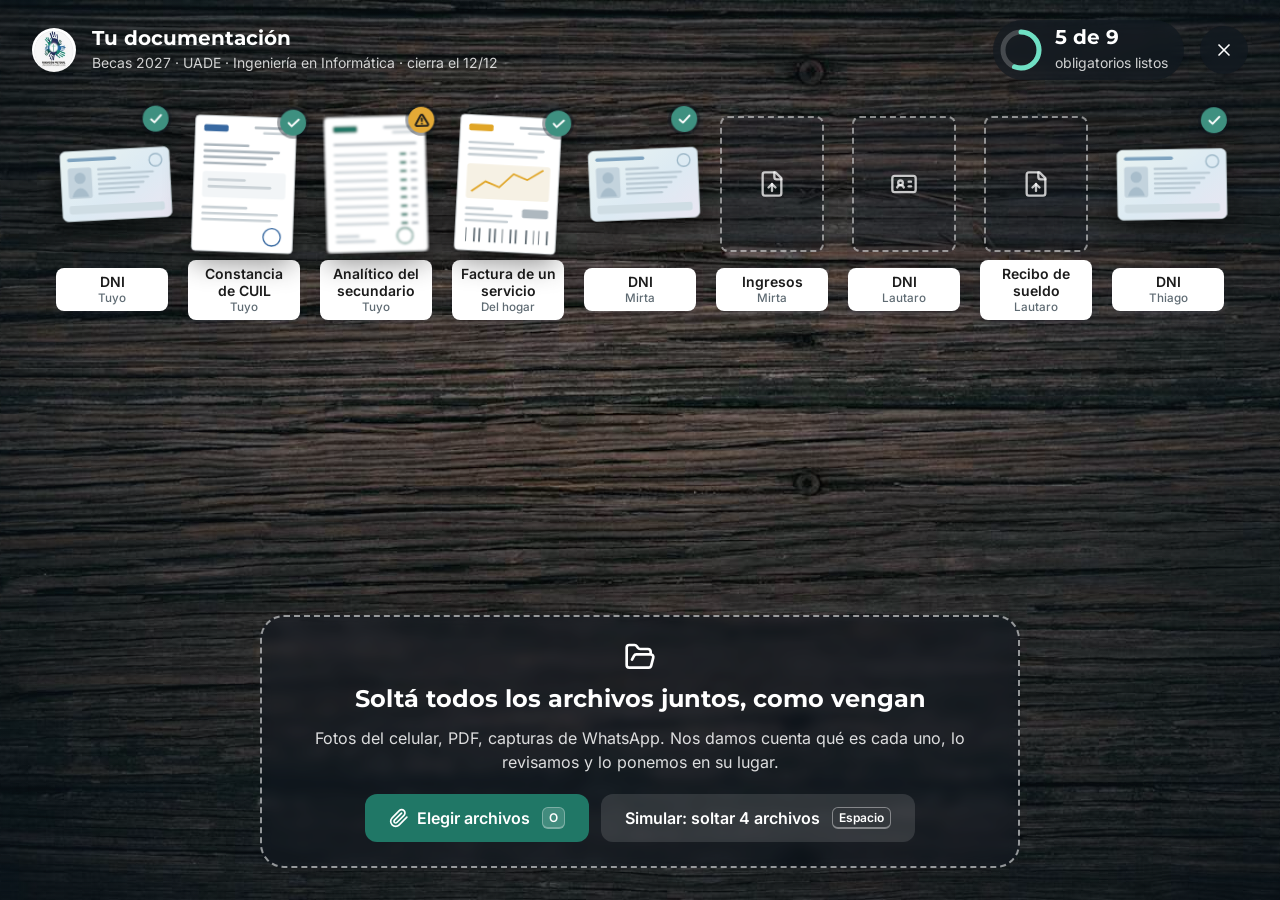
<file: docs/design/mockups/application-documents/desktop/variant-3-table/index.html>
<!doctype html>
<html lang="es">
<head>
<meta charset="utf-8">
<meta name="viewport" content="width=device-width, initial-scale=1">
<title>P14 Documentación · Variante 3 · La mesa (computadora)</title>
<link rel="stylesheet" href="../../../../common/common.css">
<style>
  /* ROMPE: sin marco de la app ni menú; la pantalla entera es una mesa donde se sueltan los papeles. */
  [hidden] { display: none !important; }
  html, body { height: 100%; }
  body { min-height: 768px; overflow: hidden; position: relative; color: #fff; background: #2a1f18 url(../../shared/table-wood.jpg) center/cover; }
  body::before { content: ""; position: fixed; inset: 0; background: radial-gradient(ellipse at 50% 45%, rgba(14,22,32,.05), rgba(14,22,32,.6)); pointer-events: none; }
  .arriba { position: relative; z-index: 3; display: flex; align-items: center; gap: var(--sl-e4); padding: var(--sl-e5) var(--sl-e8); }
  .arriba img { width: 44px; height: 44px; border-radius: 50%; background: #fff; }
  .arriba .t b { display: block; font: 700 20px/1.2 var(--sl-font-titulos); }
  .arriba .t span { font-size: 14px; opacity: .8; }
  .arriba .esp { flex: 1; }
  .cuenta { display: flex; align-items: center; gap: var(--sl-e3); padding: 6px var(--sl-e4) 6px 6px; border-radius: 999px; background: rgba(14,22,32,.55); backdrop-filter: blur(8px); }
  .cuenta svg { width: 44px; height: 44px; transform: rotate(-90deg); }
  .cuenta circle { fill: none; stroke-width: 5; }
  .cuenta .f { stroke: rgba(255,255,255,.2); } .cuenta .v { stroke: #6FE0C4; stroke-linecap: round; transition: stroke-dashoffset var(--sl-dur-lenta) var(--sl-curva); }
  .cuenta b { font: 700 20px/1 var(--sl-font-titulos); }
  .cuenta span { font-size: 14px; opacity: .8; }
  .redondo { width: 48px; height: 48px; border-radius: 50%; border: 0; display: grid; place-items: center; background: rgba(14,22,32,.55); color: #fff; cursor: pointer; backdrop-filter: blur(8px); }

  /* Lugares en la mesa */
  .mesa { position: relative; z-index: 2; display: grid; grid-template-columns: repeat(9, 112px); justify-content: center; gap: var(--sl-e5); padding: var(--sl-e4) var(--sl-e8) 0; }
  .lugar { border: 0; background: transparent; padding: 0; cursor: pointer; display: grid; justify-items: center; gap: var(--sl-e2); font: inherit; color: inherit; }
  .lugar .hueco { position: relative; width: 104px; height: 136px; border-radius: 8px; display: grid; place-items: center; transition: transform var(--sl-dur) var(--sl-curva); }
  .lugar .hueco.vacio { border: 2px dashed rgba(255,255,255,.5); background: rgba(14,22,32,.3); color: rgba(255,255,255,.75); }
  .lugar .hueco.lleno { transform: rotate(var(--r)); filter: drop-shadow(0 10px 14px rgba(0,0,0,.45)); }
  .lugar .hueco.lleno svg.sld-art { width: 104px; }
  .lugar .hueco.lleno.dni svg.sld-art { width: 112px; }
  .lugar:hover .hueco { transform: rotate(var(--r, 0deg)) translateY(-4px); }
  .lugar:focus-visible { outline: none; }
  .lugar:focus-visible .hueco { outline: 3px solid #6FE0C4; outline-offset: 4px; }
  .lugar .marca { position: absolute; right: -8px; top: -8px; width: 26px; height: 26px; border-radius: 50%; display: grid; place-items: center; background: #3E9080; color: #fff; box-shadow: 0 0 0 3px rgba(14,22,32,.4); }
  .lugar .marca.obs { background: #E3A936; color: #1C1C1C; }
  .lugar .marca svg { width: 15px; height: 15px; stroke-width: 3; }
  .lugar .tag { background: #fff; color: var(--sl-texto); border-radius: 8px; padding: 6px 8px; font-size: 14px; font-weight: 600; line-height: 1.2; text-align: center; box-shadow: var(--sl-sombra-2); width: 112px; }
  .lugar .tag small { display: block; font-weight: 500; color: var(--sl-gris); }
  .lugar.recibe .hueco { animation: recibe 600ms cubic-bezier(.2,1.6,.4,1); }
  @keyframes recibe { 0% { transform: scale(1.15) rotate(var(--r)); } 100% { transform: rotate(var(--r)); } }
  .lugar.destino .hueco.vacio { border-color: #6FE0C4; background: rgba(111,224,196,.15); }

  /* Zona para soltar */
  .zona { position: absolute; z-index: 2; left: 50%; bottom: var(--sl-e8); transform: translateX(-50%); width: 760px; min-height: 220px; border-radius: 24px; border: 2px dashed rgba(255,255,255,.55); background: rgba(14,22,32,.45); backdrop-filter: blur(6px); display: grid; place-content: center; justify-items: center; gap: var(--sl-e3); text-align: center; padding: var(--sl-e6); transition: transform var(--sl-dur) var(--sl-curva), border-color var(--sl-dur), background var(--sl-dur); }
  .zona.encima { transform: translateX(-50%) scale(1.03); border-color: #6FE0C4; background: rgba(32,119,102,.45); }
  .zona h1 { color: #fff; font-size: 24px; }
  .zona p { opacity: .85; }
  .zona .bots { display: flex; gap: var(--sl-e3); margin-top: var(--sl-e2); }
  .sl-btn .sl-tecla { margin-left: 4px; }
  .sl-btn-primario .sl-tecla { background: rgba(255,255,255,.16); border-color: rgba(255,255,255,.3); color: #fff; }
  .sl-btn.vidrio { background: rgba(255,255,255,.12); color: #fff; }
  .sl-btn.vidrio .sl-tecla { background: transparent; color: #fff; border-color: rgba(255,255,255,.4); }

  /* Pila de archivos */
  .archivo { position: fixed; z-index: 20; width: 112px; left: 0; top: 0; transition: transform 640ms cubic-bezier(.6,0,.3,1), opacity var(--sl-dur); filter: drop-shadow(0 14px 18px rgba(0,0,0,.5)); }
  .archivo svg.sld-art { width: 100%; display: block; }
  .archivo .nombre { position: absolute; left: 50%; top: 100%; margin-top: 8px; transform: translateX(-50%); white-space: nowrap; font-size: 14px; font-weight: 600; padding: 4px 10px; border-radius: 999px; background: rgba(14,22,32,.75); }
  .archivo.vuela .nombre { opacity: 0; }

  .lectura { position: absolute; z-index: 25; left: 50%; bottom: 32px; transform: translate(-50%, 8px); opacity: 0; width: 440px; background: #fff; color: var(--sl-texto); border-radius: 18px; padding: var(--sl-e4) var(--sl-e5); box-shadow: var(--sl-sombra-3); transition: opacity var(--sl-dur), transform var(--sl-dur) var(--sl-curva); pointer-events: none; }
  .lectura.ve { opacity: 1; transform: translate(-50%, 0); pointer-events: auto; }
  .lectura .l1 { display: flex; gap: var(--sl-e3); align-items: center; }
  .lectura .l1 i { color: var(--sl-verde); }
  .lectura b { font: 700 17px/1.2 var(--sl-font-titulos); color: var(--sl-azul-noche); }
  .lectura p { font-size: 14px; color: var(--sl-gris); margin-top: 4px; }
  .lectura .quienes { display: flex; gap: var(--sl-e2); margin-top: var(--sl-e3); }
  .lectura .quienes button { min-height: 40px; padding: 0 var(--sl-e4); border-radius: 999px; border: 1.5px solid var(--sl-borde); background: #fff; font: 600 15px/1 var(--sl-font-texto); color: var(--sl-azul-noche); display: inline-flex; gap: 8px; align-items: center; cursor: pointer; }
  .lectura .quienes button:hover { border-color: var(--sl-verde); }

  .pop { position: fixed; z-index: 30; width: 320px; background: #fff; color: var(--sl-texto); border-radius: 16px; padding: var(--sl-e4); box-shadow: var(--sl-sombra-3); opacity: 0; transform: translateY(-6px); pointer-events: none; transition: opacity var(--sl-dur), transform var(--sl-dur) var(--sl-curva); }
  .pop.ve { opacity: 1; transform: none; pointer-events: auto; }
  .pop h3 { margin-bottom: 4px; }
  .pop p { font-size: 14px; color: var(--sl-gris); margin-bottom: var(--sl-e3); }
  .pop .bots { display: flex; gap: var(--sl-e2); }
  .pop .sl-btn { min-height: 40px; padding: 0 var(--sl-e3); font-size: 15px; flex: 1; }
  .fin { position: absolute; z-index: 26; left: 50%; bottom: var(--sl-e8); transform: translateX(-50%); width: 760px; border-radius: 24px; background: #fff; color: var(--sl-texto); padding: var(--sl-e6); display: flex; gap: var(--sl-e5); align-items: center; box-shadow: var(--sl-sombra-3); animation: sube var(--sl-dur-lenta) var(--sl-curva); }
  @keyframes sube { from { opacity: 0; transform: translate(-50%, 24px); } to { opacity: 1; transform: translateX(-50%); } }
  .fin img { width: 72px; height: 72px; border-radius: 50%; box-shadow: 0 0 0 4px #fff, 0 0 0 5px var(--sl-celeste); }
  .fin div { flex: 1; }
  .fin p { color: var(--sl-gris); }
</style>
</head>
<body>
  <header class="arriba">
    <img src="../../../../common/brand/logo-provisional.png" alt="Fundación San Lucas">
    <div class="t"><b>Tu documentación</b><span>Becas 2027 · UADE · Ingeniería en Informática · cierra el 12/12</span></div>
    <span class="esp"></span>
    <div class="cuenta"><svg viewBox="0 0 44 44"><circle class="f" cx="22" cy="22" r="18"/><circle class="v" id="anillo" cx="22" cy="22" r="18" stroke-dasharray="113.1" stroke-dashoffset="50"/></svg><div><b id="nListos">5 de 9</b><br><span>obligatorios listos</span></div></div>
    <button class="redondo" aria-label="Salir a mi postulación" data-ir="application-status"><i data-icon="x" data-size="20"></i></button>
  </header>

  <section class="mesa" id="mesa" aria-label="Lugares de cada documento"></section>

  <section class="zona" id="zona">
    <i data-icon="folder-open" data-size="32"></i>
    <h1>Soltá todos los archivos juntos, como vengan</h1>
    <p>Fotos del celular, PDF, capturas de WhatsApp. Nos damos cuenta qué es cada uno, lo revisamos y lo ponemos en su lugar.</p>
    <div class="bots">
      <button class="sl-btn sl-btn-primario" id="elegir"><i data-icon="paperclip" data-size="20"></i>Elegir archivos <span class="sl-tecla">O</span></button>
      <button class="sl-btn vidrio" id="demo">Simular: soltar 4 archivos <span class="sl-tecla">Espacio</span></button>
    </div>
  </section>

  <div class="lectura" id="lectura" aria-live="polite"></div>
  <div class="pop" id="pop" role="dialog"></div>

  <script src="../../../../common/icons.js"></script>
  <script src="../../shared/documents.js"></script>
  <script src="../../../../common/navigate.js" defer></script>
  <script>
  (function () {
    var D = SLD, $ = function (s) { return document.querySelector(s); };
    var ROT = [-3, 2, -1.5, 3, -2.5, 1.5, -2, 2.5, -1];
    var PILA = [
      { id: 'rec-lautaro', nombre: 'recibo oct.pdf', que: 'Recibo de sueldo', porque: 'Es de Lautaro: es el único que cobra con recibo.', extra: '2 páginas · achicado a 220 KB' },
      { id: 'dni-lautaro', nombre: 'IMG_20261119_1832.jpg', que: 'DNI · frente y dorso', porque: 'Leímos el código del DNI: Lautaro Benítez.', extra: 'Recortado y enderezado · 160 KB' },
      { id: 'ing-mirta', nombre: 'WhatsApp Image 2026-11-18.jpeg', que: 'Declaración jurada de ingresos', porque: '¿De quién son estos ingresos?', pregunta: ['Mirta', 'Lautaro'], extra: 'Estaba oscura: la aclaramos' },
      { id: 'analitico', nombre: 'analitico-nuevo.pdf', que: 'Analítico del secundario', porque: 'Reemplaza al que salió borroso. Ahora se leen todas las notas.', extra: '2 páginas · 310 KB' }
    ];
    var trabajando = false, esperaRespuesta = null;

    function pintarMesa() {
      $('#mesa').innerHTML = D.docs.filter(function (d) { return d.req; }).map(function (d, k) {
        var p = D.person(d.who), v = d.state === 'pendiente';
        var marca = D.isReady(d) ? '<span class="marca">' + slIcon('check', 15) + '</span>' : d.state === 'observado' ? '<span class="marca obs">' + slIcon('triangle-alert', 15) + '</span>' : '';
        return '<button class="lugar" data-lugar="' + d.id + '"><span class="hueco ' + (v ? 'vacio' : 'lleno') + (d.kind === 'dni' ? ' dni' : '') + '" style="--r:' + (v ? 0 : ROT[k]) + 'deg">' + (v ? slIcon(d.kind === 'dni' ? 'id-card' : 'file-up', 28) : D.art(d.kind, { blur: d.state === 'observado' ? 1.4 : 0 })) + marca + '</span>' +
          '<span class="tag">' + d.title.replace(' de ' + p.name, '') + '<small>' + (p.id === 'yo' ? 'Tuyo' : p.id === 'hogar' ? 'Del hogar' : p.name) + '</small></span></button>';
      }).join('');
      var c = D.counts(); $('#nListos').textContent = c.ready + ' de ' + c.total;
      $('#anillo').style.strokeDashoffset = (113.1 * (1 - c.ready / c.total)).toFixed(1);
    }
    function lectura(item, html) { $('#lectura').innerHTML = html; slRenderIcons($('#lectura')); $('#lectura').classList.add('ve'); }

    function soltar() {
      if (trabajando) return; trabajando = true; cerrarPop();
      var pend = PILA.filter(function (x) { return D.doc(x.id).state === 'pendiente' || D.doc(x.id).state === 'observado'; });
      if (!pend.length) { trabajando = false; return; }
      $('#zona').style.opacity = '0';
      var cx = innerWidth / 2, cy = innerHeight - 330;
      var els = pend.map(function (x, k) {
        var el = document.createElement('div'); el.className = 'archivo';
        el.innerHTML = D.art(D.doc(x.id).kind) + '<span class="nombre">' + x.nombre + '</span>';
        el.style.opacity = '0';
        el.style.transform = 'translate(' + (cx - 56 + (k - 1.5) * 150) + 'px,' + (cy - 40) + 'px) rotate(' + (k * 7 - 10) + 'deg)';
        document.body.appendChild(el);
        setTimeout(function () { el.style.opacity = '1'; el.style.transform = 'translate(' + (cx - 56 + (k - 1.5) * 150) + 'px,' + (cy - 80) + 'px) rotate(' + (k * 5 - 8) + 'deg)'; }, 60 + k * 90);
        return el;
      });
      var k = 0;
      function siguiente() {
        if (k >= pend.length) { trabajando = false; $('#lectura').classList.remove('ve'); var c = D.counts(); if (c.ready === c.total) return terminar(); $('#zona').style.opacity = ''; return; }
        var x = pend[k], el = els[k];
        document.querySelectorAll('.lugar').forEach(function (l) { l.classList.toggle('destino', l.dataset.lugar === x.id); });
        if (x.pregunta) {
          lectura(x, '<div class="l1"><i data-icon="scan-text"></i><div><b>' + x.que + '</b><p>' + x.nombre + ' · ' + x.extra + '</p></div></div><p style="margin-top:8px;font-size:15px;color:var(--sl-texto)">' + x.porque + '</p><div class="quienes">' + x.pregunta.map(function (q, n) { return '<button data-resp="' + q + '"><span class="sl-tecla">' + (n + 1) + '</span>' + q + '</button>'; }).join('') + '</div>');
          esperaRespuesta = function () { esperaRespuesta = null; ubicar(x, el, function () { k++; siguiente(); }); };
          return;
        }
        lectura(x, '<div class="l1"><i data-icon="circle-check"></i><div><b>' + x.que + '</b><p>' + x.porque + '</p></div></div><p>' + x.nombre + ' · ' + x.extra + '</p>');
        setTimeout(function () { ubicar(x, el, function () { k++; siguiente(); }); }, D.reduce ? 300 : 1300);
      }
      setTimeout(siguiente, 700);
    }
    function ubicar(x, el, luego) {
      var lugar = document.querySelector('[data-lugar="' + x.id + '"] .hueco').getBoundingClientRect();
      el.classList.add('vuela');
      el.style.transform = 'translate(' + (lugar.left + lugar.width / 2 - 56) + 'px,' + (lugar.top - 4) + 'px) rotate(-2deg) scale(.93)';
      setTimeout(function () {
        el.remove(); var d = D.doc(x.id); d.state = 'cargado'; d.when = '19/11'; pintarMesa();
        var l = document.querySelector('[data-lugar="' + x.id + '"]'); l.classList.add('recibe');
        luego();
      }, D.reduce ? 20 : 660);
    }
    function terminar() {
      $('#zona').hidden = true;
      var f = document.createElement('section'); f.className = 'fin';
      f.innerHTML = '<img src="../../../../common/brand/logo-provisional.png" alt=""><div><h2>¡Están todos, Camila!</h2><p>Los 9 obligatorios están en su lugar. Revisá y enviá tu postulación.</p></div><button class="sl-btn sl-btn-primario" data-ir="application-review">Revisar y enviar <span class="sl-tecla">Enter</span></button>';
      document.body.appendChild(f);
    }
    function pop(id, btn) {
      var d = D.doc(id), r = btn.getBoundingClientRect(), p = D.person(d.who);
      var html = '<h3>' + d.title + '</h3><p>' + (d.state === 'pendiente' ? d.detail + '. Soltalo en la mesa o elegilo acá.' : d.state === 'observado' ? d.reason : 'Cargado el ' + d.when + ' · ' + D.STATES[d.state].label) + '</p>' +
        (d.state === 'pendiente' || d.state === 'observado' ? '<div class="bots"><button class="sl-btn sl-btn-primario" data-uno="' + id + '">Elegir archivo</button>' + (p.ini && p.id !== 'yo' ? '<button class="sl-btn sl-btn-secundario" data-pedir="' + id + '">Pedírselo a ' + p.name + '</button>' : '') + '</div>'
          : '<div class="bots"><button class="sl-btn sl-btn-secundario" data-ver>Ver</button><button class="sl-btn sl-btn-secundario" data-uno="' + id + '">Reemplazar</button><button class="sl-btn sl-btn-texto" style="color:var(--sl-error)" data-borrar="' + id + '">Borrar</button></div>');
      var el = $('#pop'); el.innerHTML = html;
      el.style.left = Math.min(innerWidth - 340, Math.max(20, r.left + r.width / 2 - 160)) + 'px'; el.style.top = (r.bottom + 12) + 'px';
      el.classList.add('ve');
    }
    function cerrarPop() { $('#pop').classList.remove('ve'); }

    document.addEventListener('click', function (e) {
      var t = e.target.closest('button');
      if (!t) { cerrarPop(); return; }
      if (t.hasAttribute('data-ir')) return;
      if (t.id === 'demo' || t.id === 'elegir') return soltar();
      if (t.dataset.lugar) return pop(t.dataset.lugar, t);
      if (t.dataset.resp && esperaRespuesta) { $('#lectura').querySelector('p').textContent = 'Ingresos de ' + t.dataset.resp + ' · guardando'; return esperaRespuesta(); }
      if (t.dataset.uno) { cerrarPop(); var d = D.doc(t.dataset.uno); d.state = 'cargado'; d.when = '19/11'; pintarMesa(); document.querySelector('[data-lugar="' + d.id + '"]').classList.add('recibe'); return D.toast('Revisado y subido: ' + d.title, 'circle-check'); }
      if (t.dataset.pedir) { cerrarPop(); return D.toast('Le mandamos el enlace a ' + D.person(D.doc(t.dataset.pedir).who).name + ' por WhatsApp.', 'message-circle'); }
      if (t.dataset.borrar) { cerrarPop(); D.doc(t.dataset.borrar).state = 'pendiente'; pintarMesa(); return D.toast('Lo sacamos de la mesa.', 'trash-2'); }
      if (t.hasAttribute('data-ver')) { cerrarPop(); return D.toast('Se abre en grande, con zoom.', 'zoom-in'); }
    });
    var z = $('#zona');
    ['dragenter', 'dragover'].forEach(function (ev) { document.addEventListener(ev, function (e) { e.preventDefault(); z.classList.add('encima'); }); });
    document.addEventListener('dragleave', function (e) { if (!e.relatedTarget) z.classList.remove('encima'); });
    document.addEventListener('drop', function (e) { e.preventDefault(); z.classList.remove('encima'); soltar(); });
    document.addEventListener('keydown', function (e) {
      if (e.key === ' ' || e.key === 'o' || e.key === 'O') { e.preventDefault(); soltar(); }
      else if ((e.key === '1' || e.key === '2') && esperaRespuesta) { var b = document.querySelectorAll('[data-resp]')[+e.key - 1]; if (b) b.click(); }
      else if (e.key === 'Escape') cerrarPop();
      else if (e.key === 'Enter' && document.querySelector('.fin [data-ir]')) document.querySelector('.fin [data-ir]').click();
    });
    pintarMesa();
  })();
  </script>
</body>
</html>
</file>
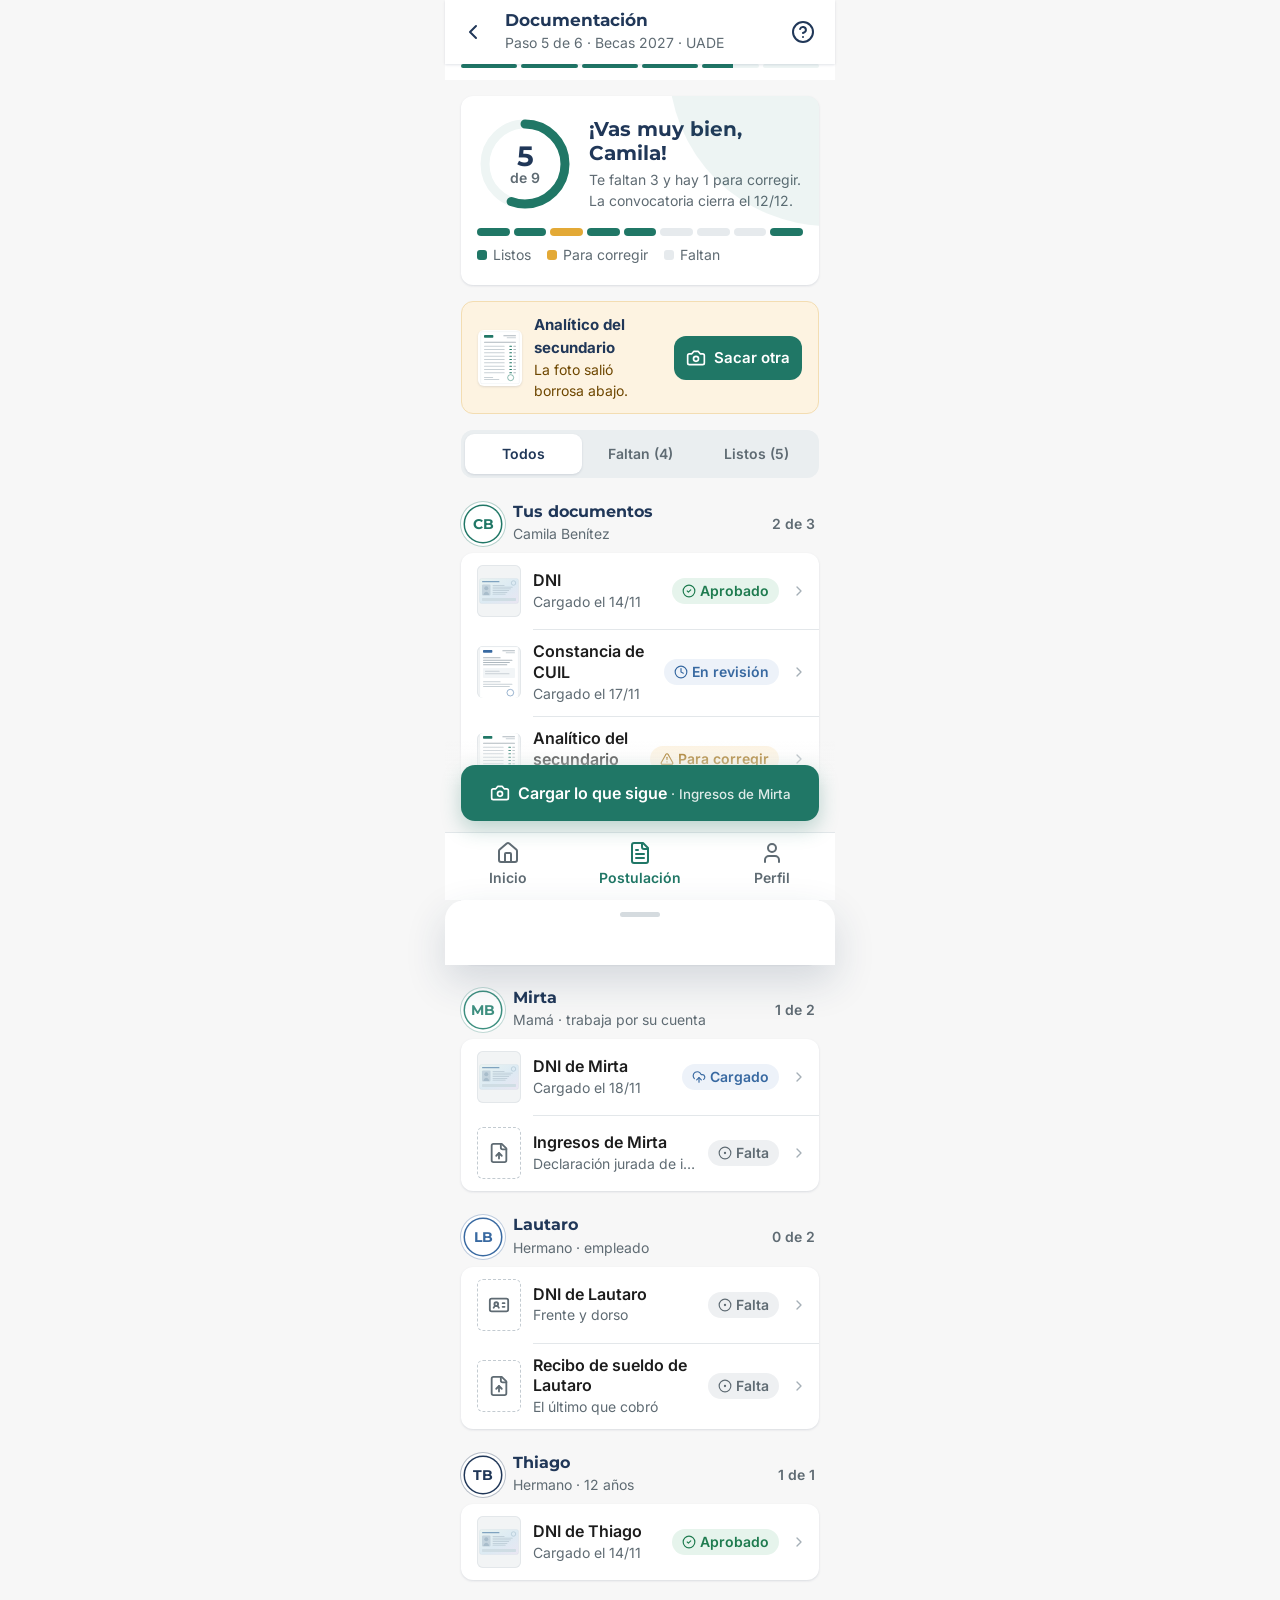
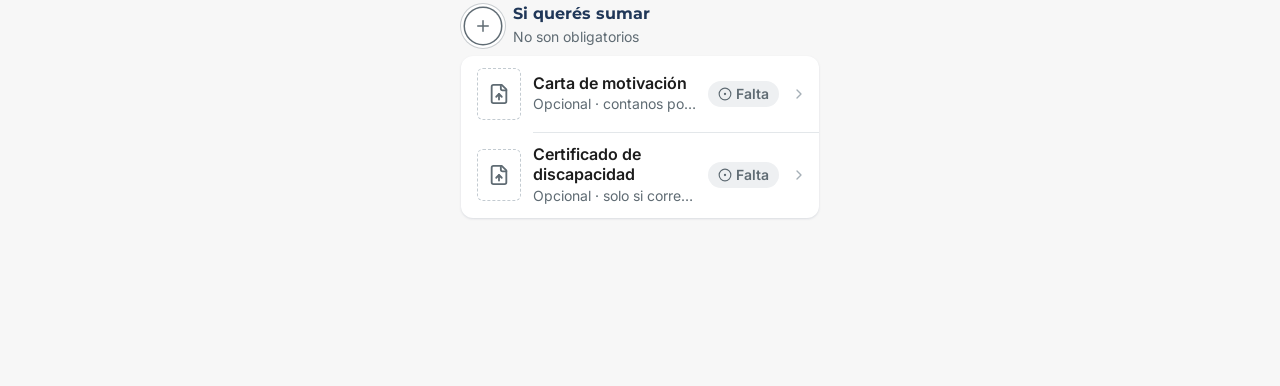
<file: docs/design/mockups/application-documents/phone/variant-1-checklist/index.html>
<!doctype html>
<html lang="es">
<head>
<meta charset="utf-8">
<meta name="viewport" content="width=device-width, initial-scale=1">
<title>P14 Documentación · Variante 1 · Lista clara (celular)</title>
<link rel="stylesheet" href="../../../../common/common.css">
<style>
  body { max-width: 390px; margin: 0 auto; min-height: 100vh; display: flex; flex-direction: column; position: relative; overflow-x: hidden; }
  .barra { display: flex; align-items: center; gap: var(--sl-e2); padding: var(--sl-e2) var(--sl-e2) var(--sl-e2) var(--sl-e1); background: var(--sl-superficie); box-shadow: var(--sl-sombra-1); position: sticky; top: 0; z-index: 20; }
  .icono-btn { width: var(--sl-toque); height: var(--sl-toque); display: grid; place-items: center; border: 0; background: transparent; color: var(--sl-azul-noche); border-radius: var(--sl-radio); cursor: pointer; }
  .barra .t { flex: 1; min-width: 0; }
  .barra .t b { display: block; font: 700 var(--sl-t-h3)/1.2 var(--sl-font-titulos); color: var(--sl-azul-noche); }
  .barra .t span { font-size: 14px; color: var(--sl-gris); }
  .pasos { display: flex; gap: 4px; padding: 0 var(--sl-e4) var(--sl-e3); background: #fff; position: sticky; top: 64px; z-index: 19; }
  .pasos i { flex: 1; height: 4px; border-radius: 4px; background: var(--sl-bruma); }
  .pasos i.ok { background: var(--sl-verde); }
  .pasos i.aca { background: linear-gradient(90deg, var(--sl-verde) 55%, var(--sl-bruma) 55%); }

  main { flex: 1; padding: var(--sl-e4) var(--sl-e4) 168px; display: grid; gap: var(--sl-e4); align-content: start; }

  /* Resumen */
  .resumen { position: relative; overflow: hidden; display: grid; grid-template-columns: auto 1fr; gap: var(--sl-e4); align-items: center; padding: var(--sl-e5) var(--sl-e4); }
  .resumen .sl-forma { right: -170px; top: -190px; }
  .anillo { width: 96px; height: 96px; position: relative; }
  .anillo svg { width: 96px; height: 96px; transform: rotate(-90deg); }
  .anillo circle { fill: none; stroke-width: 9; }
  .anillo .fondo { stroke: var(--sl-bruma); }
  .anillo .va { stroke: var(--sl-verde); stroke-linecap: round; transition: stroke-dashoffset var(--sl-dur-lenta) var(--sl-curva); }
  .anillo .num { position: absolute; inset: 0; display: grid; place-content: center; text-align: center; font: 700 28px/1 var(--sl-font-titulos); color: var(--sl-azul-noche); }
  .anillo .num small { font: 600 14px/1.2 var(--sl-font-texto); color: var(--sl-gris); }
  .resumen h1 { font-size: 20px; }
  .resumen p { font-size: 14px; color: var(--sl-gris); margin-top: 4px; }
  .barritas { grid-column: 1 / -1; display: flex; gap: 4px; }
  .barritas i { flex: 1; height: 8px; border-radius: 4px; background: #E6EAED; transform-origin: left; transition: background var(--sl-dur); }
  .barritas i.listo { background: var(--sl-verde); }
  .barritas i.observado { background: #E3A936; }
  .leyenda { grid-column: 1 / -1; display: flex; gap: var(--sl-e4); font-size: 14px; color: var(--sl-gris); margin-top: -8px; }
  .leyenda span { display: inline-flex; align-items: center; gap: 6px; }
  .leyenda span::before { content: ""; width: 10px; height: 10px; border-radius: 3px; background: var(--c); }

  /* Lo urgente */
  .urgente { display: grid; grid-template-columns: 44px 1fr; gap: var(--sl-e3); align-items: center; padding: var(--sl-e3) var(--sl-e4); background: var(--sl-alerta-fondo); box-shadow: none; border: 1px solid #F3DDB2; }
  .urgente .mini { width: 44px; height: 56px; border-radius: 6px; overflow: hidden; background: #fff; box-shadow: var(--sl-sombra-1); display: grid; place-items: center; }
  .urgente .mini svg { width: 40px; }
  .urgente .fila { display: flex; align-items: center; gap: var(--sl-e2); justify-content: space-between; }
  .urgente b { display: block; color: var(--sl-azul-noche); font-weight: 700; }
  .urgente p { font-size: 14px; color: #6E4700; }
  .urgente .sl-btn { min-height: 44px; padding: 0 var(--sl-e3); font-size: 15px; white-space: nowrap; flex: none; }
  .urgente b { font-size: 15px; }

  /* Filtro */
  .segmento { display: flex; background: #EAEEF0; border-radius: var(--sl-radio); padding: 4px; }
  .segmento button { flex: 1; min-height: 40px; border: 0; background: transparent; border-radius: 9px; font: 600 14px/1 var(--sl-font-texto); color: var(--sl-gris); cursor: pointer; transition: background var(--sl-dur), color var(--sl-dur); }
  .segmento button[aria-pressed="true"] { background: #fff; color: var(--sl-azul-noche); box-shadow: var(--sl-sombra-1); }

  /* Grupos y renglones (un mismo molde) */
  .grupo { display: grid; gap: var(--sl-e2); }
  .grupo-cab { display: flex; align-items: center; gap: var(--sl-e3); padding: var(--sl-e2) var(--sl-e1) 0; }
  .avatar { width: 36px; height: 36px; border-radius: 50%; display: grid; place-items: center; font: 700 14px/1 var(--sl-font-titulos); color: var(--t); background: #fff; box-shadow: 0 0 0 1.5px var(--t), 0 0 0 4px #fff, 0 0 0 5px color-mix(in srgb, var(--t) 30%, transparent); flex: none; }
  .grupo-cab .n { flex: 1; }
  .grupo-cab .n b { display: block; font: 700 16px/1.2 var(--sl-font-titulos); color: var(--sl-azul-noche); }
  .grupo-cab .n span { font-size: 14px; color: var(--sl-gris); }
  .grupo-cab .cuenta { font: 600 14px/1 var(--sl-font-texto); color: var(--sl-gris); }
  .lista { background: #fff; border-radius: var(--sl-radio); box-shadow: var(--sl-sombra-1); overflow: hidden; }
  .doc { position: relative; display: grid; grid-template-columns: 44px 1fr auto 16px; align-items: center; gap: var(--sl-e3); width: 100%; min-height: 72px; padding: var(--sl-e3) var(--sl-e3) var(--sl-e3) var(--sl-e4); border: 0; background: transparent; text-align: left; font: inherit; color: inherit; cursor: pointer; transition: background var(--sl-dur-rapida); }
  .doc + .doc::before { content: ""; position: absolute; top: 0; left: 72px; right: 0; height: 1px; background: var(--sl-borde); }
  .doc:active { background: var(--sl-bruma); }
  .doc:focus-visible { outline: 3px solid var(--sl-verde-agua); outline-offset: -3px; }
  .doc .th { width: 44px; height: 52px; border-radius: 6px; display: grid; place-items: center; overflow: hidden; }
  .doc .th.vacio { border: 1.5px dashed #C3CBD1; color: var(--sl-gris); }
  .doc .th.lleno { background: #F2F4F5; box-shadow: inset 0 0 0 1px var(--sl-borde); }
  .doc .th.lleno svg { width: 40px; }
  .doc .tx { min-width: 0; }
  .doc .tx b { display: block; font-weight: 600; font-size: 16px; color: var(--sl-texto); line-height: 1.3; }
  .doc .tx span { display: block; font-size: 14px; color: var(--sl-gris); white-space: nowrap; overflow: hidden; text-overflow: ellipsis; }
  .doc .flecha { color: #A5AFB6; }
  .doc .sl-chip { height: 26px; padding: 0 10px; }
  .doc .sl-chip svg { width: 14px; height: 14px; }
  .doc .carga { position: absolute; left: 72px; right: 16px; bottom: 8px; height: 4px; border-radius: 4px; background: var(--sl-cielo); overflow: hidden; }
  .doc .carga span { display: block; height: 100%; background: var(--sl-azul); transform-origin: left; transform: scaleX(0); transition: transform 1.4s var(--sl-curva); }
  .doc.recien { animation: latido 700ms var(--sl-curva); }
  @keyframes latido { 0% { transform: scale(1); } 40% { transform: scale(.98); } 100% { transform: scale(1); } }
  .doc[hidden], .grupo[hidden] { display: none; }
  .opc { font-size: 14px; color: var(--sl-gris); padding: 0 var(--sl-e1); }

  /* Pie fijo bajo el pulgar */
  .pie { position: fixed; left: 50%; transform: translateX(-50%); bottom: 0; width: 100%; max-width: 390px; z-index: 30; background: linear-gradient(to top, var(--sl-fondo) 72%, rgba(247,247,247,0)); padding: var(--sl-e6) var(--sl-e4) 0; }
  .pie .sl-btn { width: 100%; min-height: 56px; font-size: 16px; border-radius: 14px; box-shadow: 0 8px 20px rgba(32,119,102,.28); }
  .pie .sl-btn small { font-weight: 500; opacity: .85; }
  .abajo { display: flex; justify-content: space-around; background: var(--sl-superficie); box-shadow: 0 -1px 0 var(--sl-borde); padding: var(--sl-e2) 0 var(--sl-e3); margin: var(--sl-e3) calc(-1 * var(--sl-e4)) 0; }
  .abajo a { display: grid; justify-items: center; gap: 2px; min-width: 72px; color: var(--sl-gris); text-decoration: none; font-size: var(--sl-t-chico); font-weight: 600; }
  .abajo a[aria-current] { color: var(--sl-verde); }

  /* Hoja */
  .sl-hoja { max-width: 390px; margin: 0 auto; padding-top: var(--sl-e3); max-height: 88vh; overflow: auto; }
  .agarre { width: 40px; height: 5px; border-radius: 3px; background: #D5DBDF; margin: 0 auto var(--sl-e4); }
  .hoja-cab { display: grid; grid-template-columns: 64px 1fr 48px; gap: var(--sl-e3); align-items: center; margin-bottom: var(--sl-e4); }
  .hoja-cab .th { width: 64px; height: 80px; border-radius: 8px; background: #F2F4F5; display: grid; place-items: center; box-shadow: inset 0 0 0 1px var(--sl-borde); }
  .hoja-cab .th svg { width: 58px; }
  .hoja-cab .th.vacio { background: var(--sl-bruma); color: var(--sl-verde); box-shadow: none; }
  .hoja-cab h2 { font-size: 20px; }
  .hoja-cab p { font-size: 14px; color: var(--sl-gris); }
  .sirve { background: var(--sl-cielo); border-radius: var(--sl-radio); padding: var(--sl-e3) var(--sl-e4); font-size: 15px; display: flex; gap: var(--sl-e3); color: var(--sl-azul-noche); margin-bottom: var(--sl-e4); }
  .sirve.alerta { background: var(--sl-alerta-fondo); color: #6E4700; }
  .sirve i { color: var(--sl-azul); margin-top: 2px; }
  .sirve.alerta i { color: var(--sl-alerta); }
  .opciones { display: grid; grid-template-columns: 1fr 1fr; gap: var(--sl-e3); }
  .opcion { display: grid; justify-items: start; gap: var(--sl-e2); padding: var(--sl-e4); border-radius: 14px; border: 1.5px solid var(--sl-borde); background: #fff; font: inherit; text-align: left; cursor: pointer; transition: transform var(--sl-dur-rapida) var(--sl-curva); }
  .opcion:active { transform: scale(.97); }
  .opcion.princ { background: var(--sl-verde); border-color: var(--sl-verde); color: #fff; }
  .opcion b { font-size: 16px; }
  .opcion span { font-size: 14px; opacity: .8; }
  .opcion .ic { width: 40px; height: 40px; border-radius: 12px; display: grid; place-items: center; background: var(--sl-bruma); color: var(--sl-verde); }
  .opcion.princ .ic { background: rgba(255,255,255,.18); color: #fff; }
  .ahorro { display: flex; align-items: center; gap: var(--sl-e2); font-size: 14px; color: var(--sl-gris); margin-top: var(--sl-e4); }
  .linea { list-style: none; margin: 0 0 var(--sl-e4); padding: 0; display: grid; gap: 0; }
  .linea li { display: grid; grid-template-columns: 20px 1fr auto; gap: var(--sl-e3); align-items: start; font-size: 15px; padding-bottom: var(--sl-e3); position: relative; }
  .linea li::before { content: ""; width: 12px; height: 12px; border-radius: 50%; margin: 5px 4px 0; background: var(--c, #D5DBDF); box-shadow: 0 0 0 3px #fff, 0 0 0 4px var(--c, #D5DBDF); }
  .linea li:not(:last-child)::after { content: ""; position: absolute; left: 9.5px; top: 22px; bottom: 0; width: 1px; background: #D5DBDF; }
  .linea li span { color: var(--sl-gris); font-size: 14px; }
  .acciones { display: grid; grid-template-columns: 1fr 1fr 1fr; gap: var(--sl-e2); }
  .acciones .sl-btn { padding: 0 var(--sl-e2); font-size: 15px; }
  .borrar { color: var(--sl-error); }
  .confirma { display: none; margin-top: var(--sl-e3); padding: var(--sl-e3) var(--sl-e4); border-radius: var(--sl-radio); background: var(--sl-error-fondo); font-size: 15px; align-items: center; gap: var(--sl-e3); }
  .confirma.si { display: flex; }
  .confirma .sl-btn { min-height: 40px; background: var(--sl-error); color: #fff; padding: 0 var(--sl-e4); margin-left: auto; }

  /* Cámara */
  .cam { position: fixed; inset: 0; z-index: 950; max-width: 390px; margin: 0 auto; background: #0E1620; color: #fff; display: flex; flex-direction: column; opacity: 0; pointer-events: none; transform: scale(1.04); transition: opacity var(--sl-dur), transform var(--sl-dur-lenta) var(--sl-curva); }
  .cam.abierta { opacity: 1; pointer-events: auto; transform: none; }
  .cam-top { display: flex; align-items: center; gap: var(--sl-e2); padding: var(--sl-e2); position: relative; z-index: 2; }
  .cam-top .icono-btn { color: #fff; }
  .cam-top .t { flex: 1; text-align: center; font-weight: 600; }
  .cam-top .t span { display: block; font-size: 14px; font-weight: 500; opacity: .75; }
  .visor { position: relative; flex: 1; margin: 0 var(--sl-e3); border-radius: 20px; overflow: hidden; background: #2a1f18 url(../../shared/table-wood.jpg) center/cover; }
  .papel { position: absolute; left: 50%; top: 46%; width: 62%; transform: translate(-50%, -50%) rotate(-4deg); filter: drop-shadow(0 14px 18px rgba(0,0,0,.45)); transition: transform var(--sl-dur-lenta) var(--sl-curva); }
  .papel.dni { width: 78%; }
  .papel svg { width: 100%; display: block; }
  .visor.buscando .papel { animation: mano 2.4s ease-in-out infinite; }
  @keyframes mano { 0%, 100% { transform: translate(-50%, -50%) rotate(-4deg); } 50% { transform: translate(-48%, -51%) rotate(-2deg); } }
  .esquinas { position: absolute; left: 50%; top: 46%; width: 70%; aspect-ratio: 120/160; transform: translate(-50%, -50%) scale(1.12); opacity: .7; transition: transform var(--sl-dur-lenta) var(--sl-curva), opacity var(--sl-dur); }
  .esquinas.dni { width: 84%; aspect-ratio: 160/104; }
  .esquinas.fijo { transform: translate(-50%, -50%) rotate(-4deg) scale(.95); opacity: 1; }
  .esquinas i { position: absolute; width: 28px; height: 28px; border: 4px solid #fff; border-radius: 6px; }
  .esquinas.fijo i { border-color: #6FE0C4; }
  .esquinas i:nth-child(1) { left: 0; top: 0; border-right: 0; border-bottom: 0; }
  .esquinas i:nth-child(2) { right: 0; top: 0; border-left: 0; border-bottom: 0; }
  .esquinas i:nth-child(3) { left: 0; bottom: 0; border-right: 0; border-top: 0; }
  .esquinas i:nth-child(4) { right: 0; bottom: 0; border-left: 0; border-top: 0; }
  .pista { position: absolute; left: 50%; bottom: var(--sl-e4); transform: translateX(-50%); display: inline-flex; align-items: center; gap: var(--sl-e2); padding: 10px var(--sl-e4); border-radius: 999px; background: rgba(14,22,32,.72); font-size: 15px; font-weight: 600; white-space: nowrap; backdrop-filter: blur(6px); }
  .pista .p { width: 10px; height: 10px; border-radius: 50%; background: #FFC857; }
  .pista.ok .p { background: #6FE0C4; }
  .flash { position: absolute; inset: 0; background: #fff; opacity: 0; pointer-events: none; }
  .flash.va { animation: flash 380ms ease-out; }
  @keyframes flash { 0% { opacity: .9; } 100% { opacity: 0; } }
  .cam-pie { display: grid; grid-template-columns: 1fr auto 1fr; align-items: center; padding: var(--sl-e5) var(--sl-e6) var(--sl-e8); }
  .cam-pie .icono-btn { color: #fff; background: rgba(255,255,255,.1); border-radius: 50%; }
  .cam-pie .icono-btn[aria-pressed="true"] { background: #FFC857; color: #1C1C1C; }
  .disparo { width: 76px; height: 76px; border-radius: 50%; border: 4px solid #fff; background: transparent; padding: 4px; cursor: pointer; }
  .disparo span { display: block; width: 100%; height: 100%; border-radius: 50%; background: #fff; transition: transform var(--sl-dur-rapida) var(--sl-curva); }
  .disparo:active span { transform: scale(.86); }
  .cam-pie .der { justify-self: end; font-size: 14px; opacity: .75; text-align: right; }

  /* Resultado del control de calidad */
  .revision { position: absolute; inset: 0; z-index: 3; background: #0E1620; display: flex; flex-direction: column; padding: var(--sl-e4); gap: var(--sl-e4); opacity: 0; pointer-events: none; transform: translateY(24px); transition: opacity var(--sl-dur), transform var(--sl-dur-lenta) var(--sl-curva); }
  .revision.abierta { opacity: 1; pointer-events: auto; transform: none; }
  .revision .foto { flex: 1; min-height: 0; display: grid; place-items: center; background: #1B2632; border-radius: 20px; padding: var(--sl-e6); }
  .revision .foto .papel2 { width: 72%; max-height: 100%; background: #fff; border-radius: 6px; box-shadow: 0 10px 30px rgba(0,0,0,.4); }
  .revision .foto .papel2.dni { width: 92%; background: transparent; }
  .revision .foto svg { display: block; width: 100%; }
  .veredicto { display: grid; gap: var(--sl-e3); }
  .veredicto h2 { color: #fff; font-size: 20px; display: flex; align-items: center; gap: var(--sl-e2); }
  .veredicto h2 i { color: #FFC857; }
  .veredicto.bien h2 i { color: #6FE0C4; }
  .veredicto p { color: rgba(255,255,255,.8); font-size: 15px; }
  .checks { display: flex; gap: var(--sl-e2); flex-wrap: wrap; }
  .checks span { display: inline-flex; align-items: center; gap: 6px; height: 32px; padding: 0 var(--sl-e3); border-radius: 999px; background: rgba(255,255,255,.08); font-size: 14px; font-weight: 600; }
  .checks span.ok i { color: #6FE0C4; }
  .checks span.mal { background: rgba(255,200,87,.16); color: #FFD98A; }
  .peso { display: flex; align-items: center; gap: var(--sl-e2); font-size: 14px; color: rgba(255,255,255,.8); }
  .peso s { opacity: .6; }
  .peso b { color: #6FE0C4; }
  .veredicto .botones { display: grid; grid-template-columns: 1fr 1.4fr; gap: var(--sl-e3); }
  .sl-btn.oscuro { background: rgba(255,255,255,.1); color: #fff; }

  /* Archivo */
  .archivo { display: flex; align-items: center; gap: var(--sl-e3); padding: var(--sl-e3); border-radius: var(--sl-radio); background: var(--sl-fondo); margin-bottom: var(--sl-e4); }
  .archivo .ic { width: 44px; height: 44px; border-radius: 10px; background: var(--sl-error-fondo); color: var(--sl-error); display: grid; place-items: center; }
  .archivo b { display: block; }
  .archivo span { font-size: 14px; color: var(--sl-gris); }

  /* Logro */
  .logro { position: fixed; inset: 0; z-index: 960; max-width: 390px; margin: 0 auto; background: rgba(247,247,247,.96); display: grid; place-content: center; justify-items: center; text-align: center; gap: var(--sl-e4); padding: var(--sl-e8); opacity: 0; pointer-events: none; transition: opacity var(--sl-dur-lenta); }
  .logro.abierto { opacity: 1; pointer-events: auto; }
  .logro img { width: 120px; height: 120px; border-radius: 50%; object-fit: cover; box-shadow: 0 0 0 8px #fff, 0 0 0 9px var(--sl-celeste); transform: scale(.6); transition: transform 620ms cubic-bezier(.2,1.6,.4,1); }
  .logro.abierto img { transform: scale(1); }
  .logro h2 { font-size: 24px; }
  .logro p { color: var(--sl-gris); }
</style>
</head>
<body>
  <header class="barra">
    <button class="icono-btn" aria-label="Volver a datos académicos" data-ir="academic-data"><i data-icon="chevron-left"></i></button>
    <div class="t"><b>Documentación</b><span>Paso 5 de 6 · Becas 2027 · UADE</span></div>
    <button class="icono-btn" aria-label="Ayuda" id="ayuda"><i data-icon="circle-help"></i></button>
  </header>
  <div class="pasos" aria-hidden="true"><i class="ok"></i><i class="ok"></i><i class="ok"></i><i class="ok"></i><i class="aca"></i><i></i></div>

  <main>
    <section class="sl-card resumen" aria-live="polite">
      <div class="sl-forma"></div>
      <div class="anillo">
        <svg viewBox="0 0 96 96"><circle class="fondo" cx="48" cy="48" r="40"/><circle class="va" id="anillo" cx="48" cy="48" r="40" stroke-dasharray="251.3" stroke-dashoffset="251.3"/></svg>
        <div class="num"><span id="nListos">5</span><small>de <span id="nTotal">9</span></small></div>
      </div>
      <div>
        <h1 id="titResumen">¡Vas muy bien, Camila!</h1>
        <p id="subResumen">Te faltan 3 y hay 1 para corregir. La convocatoria cierra el 12/12.</p>
      </div>
      <div class="barritas" id="barritas" aria-hidden="true"></div>
      <div class="leyenda"><span style="--c: var(--sl-verde)">Listos</span><span style="--c: #E3A936">Para corregir</span><span style="--c: #E6EAED">Faltan</span></div>
    </section>

    <section class="sl-card urgente" id="urgente">
      <div class="mini" id="urgMini"></div>
      <div class="fila">
        <div><b>Analítico del secundario</b><p>La foto salió borrosa abajo.</p></div>
        <button class="sl-btn sl-btn-primario" data-abrir-cam="analitico"><i data-icon="camera" data-size="20"></i>Sacar otra</button>
      </div>
    </section>

    <div class="segmento" role="group" aria-label="Filtrar documentos">
      <button aria-pressed="true" data-filtro="todos">Todos</button>
      <button aria-pressed="false" data-filtro="faltan">Faltan (<span id="fFaltan">4</span>)</button>
      <button aria-pressed="false" data-filtro="listos">Listos (<span id="fListos">5</span>)</button>
    </div>

    <div id="grupos" class="grupo-wrap" style="display:grid;gap:var(--sl-e4)"></div>
  </main>

  <div class="pie">
    <button class="sl-btn sl-btn-primario" id="siguiente"><i data-icon="camera" data-size="20"></i><span id="sigTxt">Cargar lo que sigue <small>· Ingresos de Mirta</small></span></button>
    <nav class="abajo" aria-label="Navegación principal">
      <a href="#" data-ir="home"><i data-icon="house"></i>Inicio</a>
      <a href="#" aria-current="page" data-ir="application-status"><i data-icon="file-text"></i>Postulación</a>
      <a href="#" data-ir="profile"><i data-icon="user"></i>Perfil</a>
    </nav>
  </div>

  <div class="sl-velo" id="velo"></div>
  <section class="sl-hoja" id="hoja" role="dialog" aria-modal="true" aria-labelledby="hojaTit"><div class="agarre"></div><div id="hojaCuerpo"></div></section>

  <section class="cam" id="cam" role="dialog" aria-modal="true" aria-label="Cámara">
    <div class="cam-top">
      <button class="icono-btn" id="camCerrar" aria-label="Cerrar cámara"><i data-icon="x"></i></button>
      <div class="t" id="camTit">Ingresos de Mirta<span>Página 1 de 1</span></div>
      <button class="icono-btn" aria-label="Ayuda para sacar la foto"><i data-icon="circle-help"></i></button>
    </div>
    <div class="visor buscando" id="visor">
      <div class="papel" id="papel"></div>
      <div class="esquinas" id="esquinas"><i></i><i></i><i></i><i></i></div>
      <div class="pista" id="pista"><span class="p"></span><span id="pistaTx">Buscando el documento…</span></div>
      <div class="flash" id="flash"></div>
    </div>
    <div class="cam-pie">
      <button class="icono-btn" id="linterna" aria-pressed="false" aria-label="Linterna"><i data-icon="flashlight"></i></button>
      <button class="disparo" id="disparo" aria-label="Sacar foto"><span></span></button>
      <div class="der">Se recorta<br>sola</div>
    </div>
    <div class="revision" id="revision">
      <div class="foto"><div class="papel2" id="foto"></div></div>
      <div class="veredicto" id="veredicto"></div>
    </div>
  </section>

  <div class="logro" id="logro" role="dialog" aria-label="Documentación completa">
    <img src="../../../../common/brand/logo-provisional.png" alt="">
    <h2>¡Están todos, Camila!</h2>
    <p>Cargaste los 9 documentos obligatorios. Ahora revisá todo y enviá tu postulación.</p>
    <button class="sl-btn sl-btn-primario" data-ir="application-review">Revisar y enviar <i data-icon="arrow-right" data-size="20"></i></button>
    <button class="sl-btn sl-btn-texto" id="logroCerrar">Seguir mirando</button>
  </div>

  <script src="../../../../common/icons.js"></script>
  <script src="../../shared/documents.js"></script>
  <script src="../../../../common/navigate.js" defer></script>
  <script>
  (function () {
    var D = SLD, $ = function (s) { return document.querySelector(s); };
    var filtro = 'todos', actual = null, intento = 0, pagina = 1;

    function thumb(d) {
      if (d.state === 'pendiente') return '<div class="th vacio">' + slIcon(d.kind === 'dni' ? 'id-card' : 'file-up', 22) + '</div>';
      return '<div class="th lleno">' + D.art(d.kind, { blur: d.state === 'observado' ? 1.6 : 0 }) + '</div>';
    }
    function fila(d) {
      return '<button class="doc" data-doc="' + d.id + '">' + thumb(d) +
        '<div class="tx"><b>' + d.title + '</b><span>' + (d.state === 'pendiente' ? d.detail : (d.state === 'observado' ? 'La foto salió borrosa' : 'Cargado el ' + (d.when || 'hoy'))) + '</span></div>' +
        D.chip(d.state) + '<i class="flecha">' + slIcon('chevron-right', 16) + '</i></button>';
    }
    function pasaFiltro(d) {
      if (filtro === 'faltan') return d.req && (d.state === 'pendiente' || d.state === 'observado');
      if (filtro === 'listos') return D.isReady(d);
      return true;
    }
    function pintar() {
      var html = '';
      D.people.forEach(function (p) {
        var ds = D.docs.filter(function (d) { return d.who === p.id && d.req && pasaFiltro(d); });
        if (!ds.length) return;
        var todos = D.docs.filter(function (d) { return d.who === p.id && d.req; });
        var ok = todos.filter(D.isReady).length;
        html += '<section class="grupo"><div class="grupo-cab"><span class="avatar" style="--t:' + p.tint + '">' + (p.ini || slIcon(p.icon, 18)) + '</span>' +
          '<div class="n"><b>' + (p.id === 'yo' ? 'Tus documentos' : p.name) + '</b><span>' + (p.id === 'yo' ? 'Camila Benítez' : p.rel) + '</span></div>' +
          '<span class="cuenta">' + ok + ' de ' + todos.length + '</span></div><div class="lista">' + ds.map(fila).join('') + '</div></section>';
      });
      var opc = D.docs.filter(function (d) { return !d.req && pasaFiltro(d); });
      if (opc.length && filtro !== 'listos') html += '<section class="grupo"><div class="grupo-cab"><span class="avatar" style="--t:#5F6B73">' + slIcon('plus', 18) + '</span><div class="n"><b>Si querés sumar</b><span>No son obligatorios</span></div></div><div class="lista">' + opc.map(fila).join('') + '</div></section>';
      $('#grupos').innerHTML = html;
      resumen();
    }
    function resumen() {
      var c = D.counts();
      $('#nListos').textContent = c.ready; $('#nTotal').textContent = c.total;
      $('#anillo').style.strokeDashoffset = (251.3 * (1 - c.ready / c.total)).toFixed(1);
      $('#fFaltan').textContent = c.missing + c.fix; $('#fListos').textContent = c.ready;
      var req = D.docs.filter(function (d) { return d.req; });
      $('#barritas').innerHTML = req.map(function (d) { return '<i class="' + (D.isReady(d) ? 'listo' : d.state) + '"></i>'; }).join('');
      var partes = [];
      if (c.missing) partes.push('Te ' + (c.missing === 1 ? 'falta 1' : 'faltan ' + c.missing));
      if (c.fix) partes.push((partes.length ? 'hay ' : 'Hay ') + c.fix + ' para corregir');
      $('#subResumen').textContent = partes.length ? partes.join(' y ') + '. La convocatoria cierra el 12/12.' : 'Tenés todo. Ya podés revisar y enviar.';
      $('#titResumen').textContent = c.ready === c.total ? '¡Completaste todo!' : (c.ready >= c.total - 2 ? '¡Ya casi, Camila!' : '¡Vas muy bien, Camila!');
      $('#urgente').hidden = !D.doc('analitico') || D.doc('analitico').state !== 'observado';
      var sig = proximo();
      var b = $('#siguiente');
      if (sig) { b.dataset.irDoc = sig.id; b.removeAttribute('data-ir'); $('#sigTxt').innerHTML = (sig.state === 'observado' ? 'Corregir' : 'Cargar lo que sigue') + ' <small>· ' + sig.title + '</small>'; }
      else { delete b.dataset.irDoc; b.setAttribute('data-ir', 'application-review'); $('#sigTxt').innerHTML = 'Revisar y enviar'; }
    }
    function proximo() {
      return D.docs.filter(function (d) { return d.req && d.state === 'pendiente'; })[0] || D.docs.filter(function (d) { return d.state === 'observado'; })[0];
    }

    /* Hoja */
    function abrirHoja(html) { $('#hojaCuerpo').innerHTML = html; slRenderIcons($('#hoja')); $('#velo').classList.add('abierto'); $('#hoja').classList.add('abierta'); }
    function cerrarHoja() { $('#velo').classList.remove('abierto'); $('#hoja').classList.remove('abierta'); }
    function cab(d) {
      var p = D.person(d.who);
      return '<div class="hoja-cab">' + (d.state === 'pendiente' ? '<div class="th vacio">' + slIcon(d.kind === 'dni' ? 'id-card' : 'file-up', 28) + '</div>' : '<div class="th">' + D.art(d.kind, { blur: d.state === 'observado' ? 1.6 : 0 }) + '</div>') +
        '<div><h2 id="hojaTit">' + d.title + '</h2><p>' + (p.id === 'yo' ? 'Tuyo' : p.id === 'hogar' ? 'Del hogar' : 'De ' + p.full) + ' · ' + (d.req ? 'Obligatorio' : 'Opcional') + '</p></div>' +
        '<button class="icono-btn" data-cerrar aria-label="Cerrar"><i data-icon="x"></i></button></div>';
    }
    var SIRVE = { ddjj: 'Sirve la declaración jurada firmada por Mirta. Si no la tiene, te la armamos para que la firme.', recibo: 'Sirve el recibo del último mes, en papel o el PDF que le manda la empresa.', dni: 'Sacale foto al frente y después al dorso. Que se vean las 4 puntas.', carta: 'Una página alcanza. Contanos qué te gustaría estudiar y por qué.', cert: 'El Certificado Único de Discapacidad (CUD), si lo tenés.', analitico: 'El analítico o el certificado de notas de 3.º, 4.º y 5.º año.' };
    function hojaDoc(d) {
      var html = cab(d);
      if (d.state === 'pendiente' || d.state === 'observado') {
        html += d.state === 'observado'
          ? '<div class="sirve alerta"><i data-icon="triangle-alert" data-size="20"></i><span>' + d.reason + ' Sacale una foto nueva con buena luz.</span></div>'
          : '<div class="sirve"><i data-icon="info" data-size="20"></i><span>' + (SIRVE[d.kind] || d.detail) + '</span></div>';
        html += '<div class="opciones"><button class="opcion princ" data-abrir-cam="' + d.id + '"><span class="ic">' + slIcon('camera', 22) + '</span><b>Sacar foto</b><span>' + (d.pages > 1 ? 'Frente y dorso' : 'Con la cámara') + '</span></button>' +
          '<button class="opcion" data-archivo="' + d.id + '"><span class="ic">' + slIcon('paperclip', 22) + '</span><b>Subir archivo</b><span>PDF o imagen</span></button></div>' +
          '<p class="ahorro">' + slIcon('wifi-off', 16) + ' Si se corta la señal, lo subimos solo cuando vuelva.</p>';
      } else {
        var est = { cargado: 1, revision: 2, aprobado: 3 }[d.state];
        html += '<ul class="linea">' +
          '<li style="--c:var(--sl-verde)">Cargado<span>' + (d.when || 'hoy') + '</span></li>' +
          '<li style="--c:' + (est >= 2 ? 'var(--sl-azul)' : '#D5DBDF') + '">En revisión por la Fundación<span>' + (est >= 2 ? '17/11' : 'Pronto') + '</span></li>' +
          '<li style="--c:' + (est >= 3 ? 'var(--sl-exito)' : '#D5DBDF') + '">Aprobado<span>' + (est >= 3 ? '18/11' : '') + '</span></li></ul>' +
          '<div class="acciones"><button class="sl-btn sl-btn-secundario" data-ver="' + d.id + '"><i data-icon="eye" data-size="20"></i>Ver</button>' +
          '<button class="sl-btn sl-btn-secundario" data-abrir-cam="' + d.id + '"><i data-icon="refresh-cw" data-size="20"></i>Cambiar</button>' +
          '<button class="sl-btn sl-btn-texto borrar" data-borrar="' + d.id + '"><i data-icon="trash-2" data-size="20"></i>Borrar</button></div>' +
          '<div class="confirma" id="confirma"><span>¿Lo borramos? Lo vas a tener que cargar de nuevo.</span><button class="sl-btn" data-borrar-si="' + d.id + '">Borrar</button></div>';
      }
      abrirHoja(html);
    }
    function hojaArchivo(d) {
      abrirHoja(cab(d) + '<div class="archivo"><span class="ic">' + slIcon('file-text', 22) + '</span><div><b>' + (d.kind === 'recibo' ? 'recibo-octubre.pdf' : d.id + '.pdf') + '</b><span>2 páginas · 1,4 MB → 320 KB</span></div></div>' +
        '<div class="sirve"><i data-icon="circle-check" data-size="20"></i><span>Revisamos el archivo: se lee bien y tiene las páginas completas.</span></div>' +
        '<button class="sl-btn sl-btn-primario" style="width:100%" data-subir="' + d.id + '"><i data-icon="cloud-upload" data-size="20"></i>Subir</button>');
    }

    /* Cámara */
    function abrirCam(id) {
      actual = D.doc(id); intento = actual.id === 'analitico' ? 1 : 0; pagina = 1;
      cerrarHoja();
      var dni = actual.kind === 'dni';
      $('#papel').className = 'papel' + (dni ? ' dni' : ''); $('#esquinas').className = 'esquinas' + (dni ? ' dni' : '');
      $('#papel').innerHTML = D.art(actual.kind);
      titCam();
      $('#cam').classList.add('abierta'); $('#revision').classList.remove('abierta');
      buscar();
    }
    function titCam() { $('#camTit').innerHTML = actual.title + '<span>' + (actual.pages > 1 ? (pagina === 1 ? 'Frente' : 'Dorso') + ' · ' : '') + 'Página ' + pagina + ' de ' + actual.pages + '</span>'; }
    var tBuscar;
    function buscar() {
      $('#visor').classList.add('buscando'); $('#esquinas').classList.remove('fijo'); $('#pista').classList.remove('ok'); $('#pistaTx').textContent = 'Buscando el documento…';
      clearTimeout(tBuscar);
      tBuscar = setTimeout(function () { $('#visor').classList.remove('buscando'); $('#esquinas').classList.add('fijo'); $('#pista').classList.add('ok'); $('#pistaTx').textContent = 'Ahí está. Sacá la foto'; }, 1300);
    }
    function disparar() {
      var f = $('#flash'); f.classList.remove('va'); void f.offsetWidth; f.classList.add('va');
      setTimeout(function () { mostrarRevision(intento === 0 ? 'borrosa' : 'bien'); }, 260);
    }
    function mostrarRevision(tipo) {
      var dni = actual.kind === 'dni';
      $('#foto').className = 'papel2' + (dni ? ' dni' : '');
      $('#foto').innerHTML = D.art(actual.kind, { blur: tipo === 'borrosa' ? 2.2 : 0 });
      var v = $('#veredicto');
      if (tipo === 'borrosa') {
        v.className = 'veredicto';
        v.innerHTML = '<h2><i data-icon="triangle-alert"></i>Salió un poco movida</h2><p>Apoyá el papel en la mesa y quedate quieta un segundo. Así la Fundación lo puede leer bien.</p>' +
          '<div class="checks"><span class="mal">' + slIcon('x', 16) + 'Nítida</span><span class="ok">' + slIcon('check', 16) + 'Con luz</span><span class="ok">' + slIcon('check', 16) + 'Entera</span></div>' +
          '<div class="botones"><button class="sl-btn oscuro" id="usarIgual">Usar igual</button><button class="sl-btn sl-btn-primario" id="otraVez"><i data-icon="camera" data-size="20"></i>Sacar otra</button></div>';
      } else {
        v.className = 'veredicto bien';
        var ultima = pagina >= actual.pages;
        v.innerHTML = '<h2><i data-icon="circle-check"></i>¡Se lee perfecto!</h2>' +
          '<div class="checks"><span class="ok">' + slIcon('check', 16) + 'Nítida</span><span class="ok">' + slIcon('check', 16) + 'Con luz</span><span class="ok">' + slIcon('check', 16) + 'Entera</span></div>' +
          '<p class="peso">' + slIcon('crop', 16) + 'Recortada y comprimida: <s>3,2 MB</s> → <b>190 KB</b></p>' +
          '<div class="botones"><button class="sl-btn oscuro" id="otraVez">Repetir</button><button class="sl-btn sl-btn-primario" id="' + (ultima ? 'subirFoto' : 'otraPagina') + '">' + (ultima ? slIcon('cloud-upload', 20) + 'Subir' : 'Seguir con el dorso') + '</button></div>';
      }
      slRenderIcons(v);
      $('#revision').classList.add('abierta');
      intento++;
    }
    function cerrarCam() { $('#cam').classList.remove('abierta'); clearTimeout(tBuscar); }
    function subir(id) {
      var d = D.doc(id); d.state = 'subiendo'; cerrarCam(); cerrarHoja(); pintar();
      var el = document.querySelector('[data-doc="' + id + '"]');
      if (el) { el.insertAdjacentHTML('beforeend', '<div class="carga"><span></span></div>'); el.scrollIntoView({ block: 'center', behavior: D.reduce ? 'auto' : 'smooth' }); requestAnimationFrame(function () { requestAnimationFrame(function () { var s = el.querySelector('.carga span'); if (s) s.style.transform = 'scaleX(1)'; }); }); }
      setTimeout(function () {
        d.state = 'cargado'; d.when = '19/11'; pintar();
        var e2 = document.querySelector('[data-doc="' + id + '"]'); if (e2) e2.classList.add('recien');
        var c = D.counts();
        if (c.ready === c.total) setTimeout(function () { $('#logro').classList.add('abierto'); }, 500);
        else D.toast('¡Listo! ' + (c.total - c.ready === 1 ? 'Te queda 1.' : 'Te quedan ' + (c.total - c.ready) + '.'), 'circle-check');
      }, 1600);
    }

    document.addEventListener('click', function (e) {
      var t = e.target.closest('button, [data-filtro]'); if (!t) return;
      if (t.dataset.filtro) { filtro = t.dataset.filtro; document.querySelectorAll('[data-filtro]').forEach(function (b) { b.setAttribute('aria-pressed', b === t); }); pintar(); return; }
      if (t.dataset.doc) return hojaDoc(D.doc(t.dataset.doc));
      if (t.dataset.abrirCam) return abrirCam(t.dataset.abrirCam);
      if (t.dataset.archivo) return hojaArchivo(D.doc(t.dataset.archivo));
      if (t.dataset.subir) return subir(t.dataset.subir);
      if (t.dataset.borrar) return $('#confirma').classList.add('si');
      if (t.dataset.borrarSi) { D.doc(t.dataset.borrarSi).state = 'pendiente'; cerrarHoja(); pintar(); return D.toast('Lo borramos. Podés cargarlo cuando quieras.', 'trash-2'); }
      if (t.dataset.ver) return D.toast('Se abre la foto en grande, con zoom.', 'zoom-in');
      if (t.hasAttribute('data-cerrar')) return cerrarHoja();
      if (t.id === 'siguiente' && t.dataset.irDoc) { var d = D.doc(t.dataset.irDoc); return d.state === 'observado' ? abrirCam(d.id) : hojaDoc(d); }
      if (t.id === 'camCerrar') return cerrarCam();
      if (t.id === 'disparo') return disparar();
      if (t.id === 'otraVez') { $('#revision').classList.remove('abierta'); return buscar(); }
      if (t.id === 'usarIgual' || t.id === 'subirFoto') return subir(actual.id);
      if (t.id === 'otraPagina') { pagina++; titCam(); $('#revision').classList.remove('abierta'); return buscar(); }
      if (t.id === 'linterna') { var on = t.getAttribute('aria-pressed') !== 'true'; t.setAttribute('aria-pressed', on); $('#visor').style.filter = on ? 'brightness(1.25)' : ''; return; }
      if (t.id === 'logroCerrar') return $('#logro').classList.remove('abierto');
      if (t.id === 'ayuda') return D.toast('Podés cargar de a uno y seguir otro día: se guarda solo.', 'info');
    });
    $('#velo').addEventListener('click', cerrarHoja);
    document.addEventListener('keydown', function (e) { if (e.key === 'Escape') { if ($('#cam').classList.contains('abierta')) cerrarCam(); else cerrarHoja(); } });

    $('#urgMini').innerHTML = D.art('analitico', { blur: 1.6 });
    pintar();
    var off = $('#anillo').style.strokeDashoffset; $('#anillo').style.strokeDashoffset = 251.3; requestAnimationFrame(function () { requestAnimationFrame(function () { $('#anillo').style.strokeDashoffset = off; }); });
  })();
  </script>
</body>
</html>
</file>
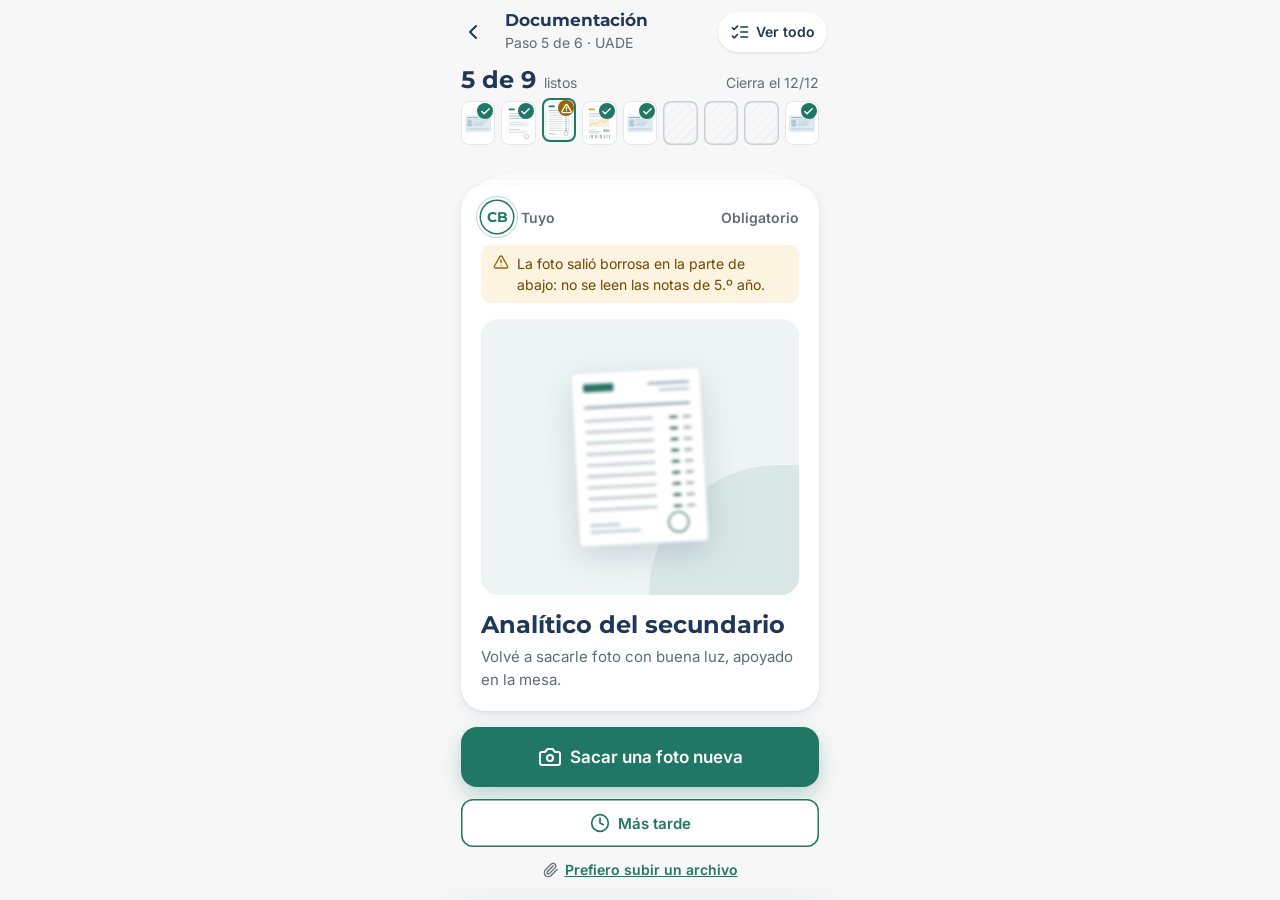
<file: docs/design/mockups/application-documents/phone/variant-2-one-by-one/index.html>
<!doctype html>
<html lang="es">
<head>
<meta charset="utf-8">
<meta name="viewport" content="width=device-width, initial-scale=1">
<title>P14 Documentación · Variante 2 · De a uno (celular)</title>
<link rel="stylesheet" href="../../../../common/common.css">
<style>
  [hidden] { display: none !important; }
  body { max-width: 390px; margin: 0 auto; height: 100vh; min-height: 720px; display: flex; flex-direction: column; overflow: hidden; position: relative; background: var(--sl-fondo); }
  .barra { display: flex; align-items: center; gap: var(--sl-e2); padding: var(--sl-e2) var(--sl-e2) 0 var(--sl-e1); }
  .icono-btn { width: var(--sl-toque); height: var(--sl-toque); display: grid; place-items: center; border: 0; background: transparent; color: var(--sl-azul-noche); border-radius: var(--sl-radio); cursor: pointer; }
  .barra .t { flex: 1; }
  .barra .t b { display: block; font: 700 17px/1.2 var(--sl-font-titulos); color: var(--sl-azul-noche); }
  .barra .t span { font-size: 14px; color: var(--sl-gris); }
  .ver-todo { min-height: 40px; padding: 0 var(--sl-e3); border-radius: 999px; border: 0; background: #fff; box-shadow: var(--sl-sombra-1); font: 600 14px/1 var(--sl-font-texto); color: var(--sl-azul-noche); display: inline-flex; align-items: center; gap: 6px; cursor: pointer; }

  /* Tira de documentos */
  .tira-wrap { padding: var(--sl-e3) var(--sl-e4) 0; }
  .tira-cab { display: flex; align-items: baseline; gap: var(--sl-e2); margin-bottom: var(--sl-e2); }
  .tira-cab b { font: 700 24px/1 var(--sl-font-titulos); color: var(--sl-azul-noche); }
  .tira-cab span { font-size: 14px; color: var(--sl-gris); }
  .tira-cab .dias { margin-left: auto; }
  .tira { display: flex; gap: 6px; }
  .slot { position: relative; flex: 1; height: 44px; border-radius: 8px; border: 0; padding: 0; cursor: pointer; display: grid; place-items: center; background: #fff; box-shadow: inset 0 0 0 1px var(--sl-borde); overflow: hidden; transition: transform var(--sl-dur) var(--sl-curva); }
  .slot svg.sld-art { width: 76%; }
  .slot.vacio { background: transparent; box-shadow: inset 0 0 0 1.5px #C9D1D6; border: 0; background-image: repeating-linear-gradient(135deg, transparent 0 6px, rgba(201,209,214,.25) 6px 7px); }
  .slot.aca { box-shadow: inset 0 0 0 2px var(--sl-verde); transform: translateY(-3px); background: var(--sl-bruma); }
  .slot .b { position: absolute; right: 2px; top: 2px; width: 16px; height: 16px; border-radius: 50%; display: grid; place-items: center; color: #fff; background: var(--sl-verde); }
  .slot .b.esp { background: var(--sl-azul); }
  .slot .b.obs { background: var(--sl-alerta); }
  .slot .b svg { width: 11px; height: 11px; stroke-width: 3; }
  .slot.cae { animation: cae 520ms var(--sl-curva); }
  @keyframes cae { 0% { transform: translateY(-18px) scale(1.3); opacity: .2; } 100% { transform: none; opacity: 1; } }

  /* Mazo */
  .mazo { position: relative; flex: 1; margin: var(--sl-e10) var(--sl-e4) 0; min-height: 0; }
  .carta { position: absolute; inset: 0; background: #fff; border-radius: 24px; box-shadow: var(--sl-sombra-2); display: flex; flex-direction: column; overflow: hidden; transition: transform var(--sl-dur-lenta) var(--sl-curva), opacity var(--sl-dur-lenta); touch-action: pan-y; }
  .carta.atras1 { transform: translateY(-22px) scale(.94); opacity: .9; box-shadow: 0 2px 8px rgba(32,55,88,.08); }
  .carta.atras2 { transform: translateY(-42px) scale(.88); opacity: .6; box-shadow: 0 2px 8px rgba(32,55,88,.06); }
  .carta.sale { transform: translateX(-120%) rotate(-8deg); opacity: 0; }
  .carta.vuela { transform: translateY(-110%) scale(.2); opacity: 0; }
  .carta .quien { display: flex; align-items: center; gap: var(--sl-e2); padding: var(--sl-e4) var(--sl-e5) 0; font-size: 14px; color: var(--sl-gris); font-weight: 600; }
  .avatar { width: 32px; height: 32px; border-radius: 50%; display: grid; place-items: center; font: 700 14px/1 var(--sl-font-titulos); color: var(--t); background: #fff; box-shadow: 0 0 0 1.5px var(--t), 0 0 0 4px #fff, 0 0 0 5px color-mix(in srgb, var(--t) 30%, transparent); flex: none; }
  .quien .n { margin-left: auto; }
  .ilus { position: relative; flex: 1; min-height: 0; margin: var(--sl-e4) var(--sl-e5) 0; border-radius: 18px; background: var(--sl-bruma); display: grid; place-items: center; overflow: hidden; }
  .ilus .sl-forma { width: 260px; height: 260px; right: -110px; bottom: -130px; opacity: .1; }
  .ilus .papel { width: 42%; transform: rotate(-3deg); filter: drop-shadow(0 10px 16px rgba(32,55,88,.18)); }
  .ilus .papel.dni { width: 70%; }
  .ilus .papel svg { display: block; width: 100%; }
  .ilus .papel.ok { animation: flota 4s ease-in-out infinite; }
  @keyframes flota { 0%, 100% { transform: rotate(-3deg) translateY(0); } 50% { transform: rotate(-2deg) translateY(-6px); } }
  .ilus .marca { position: absolute; left: var(--sl-e3); top: var(--sl-e3); }
  .obs-banda { margin: var(--sl-e3) var(--sl-e5) 0; padding: var(--sl-e2) var(--sl-e3); border-radius: 10px; background: var(--sl-alerta-fondo); color: #6E4700; font-size: 14px; display: flex; gap: var(--sl-e2); align-items: start; }
  .obs-banda i { color: var(--sl-alerta); margin-top: 1px; }
  .carta .tx { padding: var(--sl-e4) var(--sl-e5) var(--sl-e5); }
  .carta h1 { font-size: 24px; }
  .carta .tx p { color: var(--sl-gris); font-size: 15px; margin-top: 6px; }

  /* Cámara dentro de la carta */
  .carta .visor { position: absolute; inset: 0; background: #2a1f18 url(../../shared/table-wood.jpg) center/cover; opacity: 0; pointer-events: none; transition: opacity var(--sl-dur); display: grid; place-items: center; }
  .carta.cam .visor { opacity: 1; pointer-events: auto; }
  .visor .papel { width: 58%; transform: rotate(-5deg); filter: drop-shadow(0 16px 20px rgba(0,0,0,.5)); }
  .visor .papel.dni { width: 80%; }
  .visor .papel svg { display: block; width: 100%; }
  .visor .marco { position: absolute; width: 66%; aspect-ratio: 120/160; border-radius: 10px; box-shadow: 0 0 0 3px rgba(255,255,255,.85), 0 0 0 999px rgba(14,22,32,.35); transform: rotate(-5deg) scale(1.08); transition: transform var(--sl-dur-lenta) var(--sl-curva), box-shadow var(--sl-dur); }
  .visor .marco.dni { width: 88%; aspect-ratio: 160/104; }
  .visor .marco.fijo { transform: rotate(-5deg) scale(.94); box-shadow: 0 0 0 3px #6FE0C4, 0 0 0 999px rgba(14,22,32,.35); }
  .visor .cab-cam { position: absolute; top: var(--sl-e3); left: var(--sl-e3); right: var(--sl-e3); display: flex; justify-content: space-between; align-items: center; color: #fff; }
  .visor .cab-cam .icono-btn { color: #fff; background: rgba(14,22,32,.5); border-radius: 50%; width: 44px; height: 44px; }
  .visor .cab-cam span { padding: 8px 12px; border-radius: 999px; background: rgba(14,22,32,.6); font-size: 14px; font-weight: 600; }
  .visor .estado { position: absolute; bottom: var(--sl-e4); left: 50%; transform: translateX(-50%); display: flex; align-items: center; gap: var(--sl-e3); padding: 8px var(--sl-e4) 8px 8px; border-radius: 999px; background: rgba(14,22,32,.75); color: #fff; font-weight: 600; font-size: 15px; white-space: nowrap; }
  .anillo-auto { width: 36px; height: 36px; transform: rotate(-90deg); }
  .anillo-auto circle { fill: none; stroke-width: 4; }
  .anillo-auto .f { stroke: rgba(255,255,255,.25); }
  .anillo-auto .v { stroke: #6FE0C4; stroke-dasharray: 100.5; stroke-dashoffset: 100.5; }
  .anillo-auto.corre .v { transition: stroke-dashoffset 1.6s linear; stroke-dashoffset: 0; }
  .visor .listo { position: absolute; inset: 0; display: grid; place-content: center; justify-items: center; gap: var(--sl-e2); background: rgba(14,22,32,.55); color: #fff; text-align: center; opacity: 0; transition: opacity var(--sl-dur); }
  .visor .listo.si { opacity: 1; }
  .visor .listo .ok { width: 72px; height: 72px; border-radius: 50%; background: #6FE0C4; color: #0E1620; display: grid; place-items: center; transform: scale(.4); transition: transform 480ms cubic-bezier(.2,1.6,.4,1); }
  .visor .listo.si .ok { transform: scale(1); }
  .visor .listo b { font: 700 20px/1.2 var(--sl-font-titulos); }
  .visor .listo span { font-size: 14px; opacity: .85; }
  .flash { position: absolute; inset: 0; background: #fff; opacity: 0; pointer-events: none; }
  .flash.va { animation: flash 380ms ease-out; }
  @keyframes flash { 0% { opacity: .9; } 100% { opacity: 0; } }

  /* Acciones */
  .acciones { padding: var(--sl-e4) var(--sl-e4) var(--sl-e5); display: grid; gap: var(--sl-e3); }
  .acciones .sl-btn-primario { min-height: 60px; font-size: 17px; border-radius: 16px; box-shadow: 0 8px 20px rgba(32,119,102,.28); }
  .acciones .dos { display: grid; grid-template-columns: 1fr 1fr; gap: var(--sl-e3); }
  .acciones .dos .sl-btn { padding: 0 var(--sl-e2); font-size: 15px; }
  .gesto { text-align: center; font-size: 14px; color: var(--sl-gris); display: flex; align-items: center; justify-content: center; gap: 6px; }

  /* Hojas */
  .sl-hoja { max-width: 390px; margin: 0 auto; padding-top: var(--sl-e3); max-height: 90vh; overflow: auto; }
  .agarre { width: 40px; height: 5px; border-radius: 3px; background: #D5DBDF; margin: 0 auto var(--sl-e4); }
  .hoja-cab { display: flex; align-items: center; gap: var(--sl-e3); margin-bottom: var(--sl-e4); }
  .hoja-cab h2 { flex: 1; }
  .msj { background: #E9F5EF; border-radius: 16px 16px 4px 16px; padding: var(--sl-e3) var(--sl-e4); font-size: 15px; margin: 0 0 var(--sl-e2) var(--sl-e8); box-shadow: var(--sl-sombra-1); }
  .msj u { color: var(--sl-azul); text-decoration: none; font-weight: 600; }
  .msj-nota { font-size: 14px; color: var(--sl-gris); margin-bottom: var(--sl-e4); display: flex; gap: var(--sl-e2); }
  .grilla { display: grid; grid-template-columns: repeat(3, minmax(0, 1fr)); gap: var(--sl-e3); }
  .tile { min-width: 0; border: 0; background: #fff; border-radius: 14px; box-shadow: var(--sl-sombra-1); padding: var(--sl-e3) var(--sl-e2); display: grid; justify-items: center; gap: var(--sl-e2); text-align: center; font: 600 14px/1.25 var(--sl-font-texto); color: var(--sl-texto); cursor: pointer; }
  .tile .th { height: 56px; display: grid; place-items: center; }
  .tile .th svg { height: 56px; width: auto; }
  .tile .th.dni svg { height: auto; width: 76px; }
  .tile .th.vacio { width: 44px; border-radius: 6px; border: 1.5px dashed #C3CBD1; color: var(--sl-gris); }
  .tile .sl-chip { height: auto; min-height: 24px; padding: 3px 8px; white-space: normal; justify-content: center; text-align: center; line-height: 1.15; }
  .tile .sl-chip svg { width: 14px; height: 14px; }
  .grupo-t { font: 700 14px/1 var(--sl-font-titulos); color: var(--sl-gris); text-transform: uppercase; letter-spacing: .04em; margin: var(--sl-e4) 0 var(--sl-e2); }
  .det-vista { background: #F2F4F5; border-radius: 16px; display: grid; place-items: center; padding: var(--sl-e6); margin-bottom: var(--sl-e4); }
  .det-vista div { width: 150px; background: #fff; border-radius: 4px; box-shadow: var(--sl-sombra-2); }
  .det-vista div.dni { width: 240px; background: transparent; box-shadow: none; }
  .det-vista svg { display: block; width: 100%; }
  .det-acc { display: grid; grid-template-columns: 1fr 1fr; gap: var(--sl-e3); margin-top: var(--sl-e4); }

  /* Final */
  .fin { position: absolute; inset: 0; display: grid; place-content: center; justify-items: center; text-align: center; gap: var(--sl-e4); padding: var(--sl-e8); }
  .fin img { width: 112px; height: 112px; border-radius: 50%; object-fit: cover; box-shadow: 0 0 0 8px #fff, 0 0 0 9px var(--sl-celeste); animation: abre 700ms cubic-bezier(.2,1.6,.4,1); }
  @keyframes abre { from { transform: scale(.5) rotate(-20deg); opacity: 0; } to { transform: none; opacity: 1; } }
  .fin p { color: var(--sl-gris); }
</style>
</head>
<body>
  <header class="barra">
    <button class="icono-btn" aria-label="Volver a datos académicos" data-ir="academic-data"><i data-icon="chevron-left"></i></button>
    <div class="t"><b>Documentación</b><span>Paso 5 de 6 · UADE</span></div>
    <button class="ver-todo" id="verTodo"><i data-icon="list-checks" data-size="20"></i>Ver todo</button>
  </header>

  <div class="tira-wrap">
    <div class="tira-cab"><b id="nListos">5 de 9</b><span>listos</span><span class="dias">Cierra el 12/12</span></div>
    <div class="tira" id="tira" aria-label="Tus documentos"></div>
  </div>

  <div class="mazo" id="mazo"></div>

  <div class="acciones" id="acciones">
    <button class="sl-btn sl-btn-primario" id="tengo"><i data-icon="camera"></i><span id="tengoTx">Lo tengo: sacarle foto</span></button>
    <div class="dos">
      <button class="sl-btn sl-btn-secundario" id="pedir"><i data-icon="message-circle" data-size="20"></i><span id="pedirTx">Lo tiene Mirta</span></button>
      <button class="sl-btn sl-btn-secundario" id="despues"><i data-icon="clock" data-size="20"></i>Más tarde</button>
    </div>
    <p class="gesto"><i data-icon="paperclip" data-size="16"></i><a href="#" id="archivo" style="color:var(--sl-verde);font-weight:600">Prefiero subir un archivo</a></p>
  </div>

  <div class="sl-velo" id="velo"></div>
  <section class="sl-hoja" id="hoja" role="dialog" aria-modal="true"><div class="agarre"></div><div id="hojaCuerpo"></div></section>

  <script src="../../../../common/icons.js"></script>
  <script src="../../shared/documents.js"></script>
  <script src="../../../../common/navigate.js" defer></script>
  <script>
  (function () {
    var D = SLD, $ = function (s) { return document.querySelector(s); };
    var esperando = {};
    var QUE = { ddjj: 'La declaración jurada de ingresos informales, firmada por Mirta. Si no la tiene, te la mandamos lista para firmar.', recibo: 'El último recibo que cobró, en papel o el PDF que le manda la empresa.', dni: 'Primero el frente y después el dorso. Que se vean las cuatro puntas.', analitico: 'Volvé a sacarle foto con buena luz, apoyado en la mesa.', carta: 'Opcional. Una página donde nos contás por qué Informática.', cert: 'Opcional. Solo si tenés el Certificado Único de Discapacidad.' };
    function fila() {
      return D.docs.filter(function (d) { return (d.state === 'observado' || d.state === 'pendiente') && !esperando[d.id]; })
        .sort(function (a, b) { return (b.state === 'observado') - (a.state === 'observado') || (b.req - a.req); });
    }
    var cola = fila(), i = 0;

    function pintarTira() {
      var req = D.docs.filter(function (d) { return d.req; }), act = cola[i];
      $('#tira').innerHTML = req.map(function (d) {
        var b = '';
        if (esperando[d.id]) b = '<span class="b esp">' + slIcon('clock', 11) + '</span>';
        else if (d.state === 'observado') b = '<span class="b obs">' + slIcon('triangle-alert', 11) + '</span>';
        else if (D.isReady(d)) b = '<span class="b">' + slIcon('check', 11) + '</span>';
        var vacio = d.state === 'pendiente';
        return '<button class="slot' + (vacio ? ' vacio' : '') + (act && act.id === d.id ? ' aca' : '') + '" data-slot="' + d.id + '" aria-label="' + d.title + ': ' + D.STATES[d.state].label + '">' + (vacio ? '' : D.art(d.kind, { blur: d.state === 'observado' ? 1.4 : 0 })) + b + '</button>';
      }).join('');
      var c = D.counts();
      $('#nListos').textContent = c.ready + ' de ' + c.total;
    }
    function cartaHtml(d, cls) {
      var p = D.person(d.who);
      return '<article class="carta ' + (cls || '') + '" data-carta="' + d.id + '">' +
        '<div class="quien"><span class="avatar" style="--t:' + p.tint + '">' + (p.ini || slIcon(p.icon, 16)) + '</span>' + (p.id === 'yo' ? 'Tuyo' : p.id === 'hogar' ? 'De tu hogar' : 'De ' + p.name + ' · ' + p.rel.split(' · ')[0]) + '<span class="n">' + (d.req ? 'Obligatorio' : 'Opcional') + '</span></div>' +
        (d.state === 'observado' ? '<div class="obs-banda"><i data-icon="triangle-alert" data-size="16"></i><span>' + d.reason + '</span></div>' : '') +
        '<div class="ilus"><div class="sl-forma"></div><div class="papel ok' + (d.kind === 'dni' ? ' dni' : '') + '">' + D.art(d.kind, { blur: d.state === 'observado' ? 1.6 : 0 }) + '</div></div>' +
        '<div class="tx"><h1>' + d.title + '</h1><p>' + (QUE[d.kind] || d.detail) + '</p></div>' +
        '<div class="visor"><div class="papel' + (d.kind === 'dni' ? ' dni' : '') + '">' + D.art(d.kind) + '</div><div class="marco' + (d.kind === 'dni' ? ' dni' : '') + '"></div>' +
        '<div class="cab-cam"><button class="icono-btn" data-cerrar-cam aria-label="Cerrar cámara">' + slIcon('x', 20) + '</button><span class="pag">' + (d.pages > 1 ? 'Frente · 1 de 2' : 'Página 1 de 1') + '</span></div>' +
        '<div class="estado"><svg class="anillo-auto" viewBox="0 0 36 36"><circle class="f" cx="18" cy="18" r="16"/><circle class="v" cx="18" cy="18" r="16"/></svg><span class="est-tx">Buscando el papel…</span></div>' +
        '<div class="listo"><span class="ok">' + slIcon('check', 36) + '</span><b>¡Se lee perfecto!</b><span>Recortada y comprimida: 190 KB</span></div><div class="flash"></div></div>' +
        '</article>';
    }
    function pintarMazo() {
      var d = cola[i];
      if (!d) {
        $('#mazo').innerHTML = '<div class="fin"><img src="../../../../common/brand/logo-provisional.png" alt=""><h1>' + (D.counts().ready === D.counts().total ? '¡Están todos, Camila!' : 'Por ahora, esto es todo') + '</h1><p>' +
          (D.counts().ready === D.counts().total ? 'Cargaste los 9 obligatorios. Revisá y enviá tu postulación.' : 'Te avisamos cuando tu familia suba lo que les pediste. Lo demás lo podés cargar cuando quieras.') + '</p></div>';
        $('#acciones').innerHTML = '<button class="sl-btn sl-btn-primario" data-ir="application-review">Revisar y enviar <i data-icon="arrow-right"></i></button>';
        slRenderIcons($('#acciones'));
        pintarTira(); return;
      }
      var h = '';
      if (cola[i + 2]) h += cartaHtml(cola[i + 2], 'atras2');
      if (cola[i + 1]) h += cartaHtml(cola[i + 1], 'atras1');
      h += cartaHtml(d, 'frente');
      $('#mazo').innerHTML = h; slRenderIcons($('#mazo'));
      var p = D.person(d.who);
      $('#tengoTx').textContent = d.state === 'observado' ? 'Sacar una foto nueva' : (d.kind === 'dni' ? 'Lo tengo: sacarle foto' : 'Lo tengo: sacarle foto');
      $('#pedir').hidden = p.id === 'yo' || p.id === 'hogar';
      $('#pedirTx').textContent = 'Lo tiene ' + p.name;
      $('#despues').parentNode.style.gridTemplateColumns = $('#pedir').hidden ? '1fr' : '1fr 1fr';
      pintarTira();
      arrastre($('.carta.frente'));
    }
    function avanzar(como) {
      var c = $('.carta.frente'); if (!c) return;
      c.classList.add(como);
      var a1 = $('.carta.atras1'), a2 = $('.carta.atras2');
      if (a1) { a1.classList.remove('atras1'); }
      if (a2) { a2.classList.replace('atras2', 'atras1'); }
      setTimeout(function () { i++; pintarMazo(); }, D.reduce ? 10 : 420);
    }
    function despues() { var d = cola.splice(i, 1)[0]; cola.push(d); i--; avanzar('sale'); }

    /* Cámara en la carta, con disparo automático */
    var tt = [];
    function camara() {
      var c = $('.carta.frente'), d = cola[i]; if (!c) return;
      c.classList.add('cam'); var pag = 1;
      function ronda() {
        var marco = c.querySelector('.marco'), anillo = c.querySelector('.anillo-auto'), tx = c.querySelector('.est-tx');
        marco.classList.remove('fijo'); anillo.classList.remove('corre'); tx.textContent = 'Buscando el papel…';
        tt.push(setTimeout(function () { marco.classList.add('fijo'); tx.textContent = 'Quedate quieta…'; anillo.classList.add('corre'); }, 900));
        tt.push(setTimeout(function () {
          var f = c.querySelector('.flash'); f.classList.add('va');
          if (pag < d.pages) { pag++; tt.push(setTimeout(function () { f.classList.remove('va'); c.querySelector('.pag').textContent = 'Dorso · 2 de 2'; tx.textContent = 'Ahora dalo vuelta'; ronda(); }, 700)); return; }
          c.querySelector('.listo').classList.add('si');
          tt.push(setTimeout(function () { listo(d); }, 1300));
        }, 2600));
      }
      ronda();
    }
    function cerrarCam() { tt.forEach(clearTimeout); tt = []; var c = $('.carta.frente'); if (c) c.classList.remove('cam'); }
    function listo(d) {
      d.state = 'cargado'; d.when = '19/11';
      avanzar('vuela');
      setTimeout(function () { var s = document.querySelector('[data-slot="' + d.id + '"]'); if (s) s.classList.add('cae');
        var c = D.counts(); if (c.ready < c.total) D.toast('¡Listo! ' + (c.total - c.ready === 1 ? 'Te queda 1.' : 'Te quedan ' + (c.total - c.ready) + '.'), 'circle-check'); }, 460);
    }

    /* Gesto: deslizar a la izquierda = más tarde */
    function arrastre(el) {
      if (!el) return; var x0 = null, dx = 0;
      el.addEventListener('pointerdown', function (e) { if (el.classList.contains('cam')) return; x0 = e.clientX; el.style.transition = 'none'; });
      el.addEventListener('pointermove', function (e) { if (x0 === null) return; dx = e.clientX - x0; if (dx < 0) el.style.transform = 'translateX(' + dx + 'px) rotate(' + (dx / 30) + 'deg)'; });
      function fin() { if (x0 === null) return; el.style.transition = ''; el.style.transform = ''; if (dx < -90) despues(); x0 = null; dx = 0; }
      el.addEventListener('pointerup', fin); el.addEventListener('pointercancel', fin);
    }

    /* Hojas */
    function abrir(html) { $('#hojaCuerpo').innerHTML = html; slRenderIcons($('#hoja')); $('#velo').classList.add('abierto'); $('#hoja').classList.add('abierta'); }
    function cerrar() { $('#velo').classList.remove('abierto'); $('#hoja').classList.remove('abierta'); }
    function pedir() {
      var d = cola[i], p = D.person(d.who);
      abrir('<div class="hoja-cab"><span class="avatar" style="--t:' + p.tint + '">' + p.ini + '</span><h2>Pedíselo a ' + p.name + '</h2><button class="icono-btn" data-cerrar aria-label="Cerrar">' + slIcon('x', 20) + '</button></div>' +
        '<div class="msj">Hola' + (p.id === 'mirta' ? ' ma' : ' ' + p.name) + ', para mi beca necesito ' + (d.kind === 'dni' ? 'una foto de tu DNI' : d.kind === 'recibo' ? 'tu último recibo de sueldo' : 'tu declaración jurada de ingresos') + '. Sacale foto desde acá, es un minuto: <u>becas.sanlucas.org.ar/d/7KQ2</u></div>' +
        '<p class="msj-nota"><i data-icon="shield-check" data-size="20" style="color:var(--sl-verde)"></i><span>El enlace solo sirve para este documento y vence en 7 días. ' + p.name + ' no ve el resto de tu postulación.</span></p>' +
        '<button class="sl-btn sl-btn-primario" style="width:100%" data-mandar><i data-icon="message-circle" data-size="20"></i>Mandar por WhatsApp</button>');
    }
    function verTodo() {
      var html = '<div class="hoja-cab"><h2>Tus documentos</h2><button class="icono-btn" data-cerrar aria-label="Cerrar">' + slIcon('x', 20) + '</button></div>';
      D.people.forEach(function (p) {
        var ds = D.docs.filter(function (d) { return d.who === p.id; }); if (!ds.length) return;
        html += '<p class="grupo-t">' + (p.id === 'yo' ? 'Tuyos' : p.id === 'hogar' ? 'Del hogar' : p.name) + '</p><div class="grilla">' + ds.map(function (d) {
          var est = esperando[d.id] ? '<span class="sl-chip info">' + slIcon('clock', 14) + 'Pedido</span>' : D.chip(d.state);
          return '<button class="tile" data-det="' + d.id + '"><span class="th' + (d.state === 'pendiente' ? ' vacio' : '') + (d.kind === 'dni' ? ' dni' : '') + '">' + (d.state === 'pendiente' ? slIcon('file-up', 20) : D.art(d.kind, { blur: d.state === 'observado' ? 1.4 : 0 })) + '</span>' + d.title.replace(' de ' + p.name, '') + est + '</button>';
        }).join('') + '</div>';
      });
      abrir(html);
    }
    function detalle(id) {
      var d = D.doc(id);
      if (d.state === 'pendiente' || d.state === 'observado') { cerrar(); var k = cola.indexOf(d); if (k < 0) { cola.splice(i, 0, d); delete esperando[d.id]; } else { cola.splice(k, 1); cola.splice(i, 0, d); } pintarMazo(); return; }
      abrir('<div class="hoja-cab"><h2>' + d.title + '</h2>' + D.chip(d.state) + '<button class="icono-btn" data-cerrar aria-label="Cerrar">' + slIcon('x', 20) + '</button></div>' +
        '<div class="det-vista"><div class="' + (d.kind === 'dni' ? 'dni' : '') + '">' + D.art(d.kind) + '</div></div>' +
        '<p class="sl-chico">Cargado el ' + d.when + (d.state === 'aprobado' ? ' · La Fundación lo aprobó.' : d.state === 'revision' ? ' · La Fundación lo está mirando.' : ' · Todavía no lo revisaron.') + '</p>' +
        '<div class="det-acc"><button class="sl-btn sl-btn-secundario" data-reemplazar="' + d.id + '"><i data-icon="refresh-cw" data-size="20"></i>Reemplazar</button><button class="sl-btn sl-btn-texto" style="color:var(--sl-error)" data-borrar="' + d.id + '"><i data-icon="trash-2" data-size="20"></i>Borrar</button></div>');
    }

    document.addEventListener('click', function (e) {
      var t = e.target.closest('button, a'); if (!t || t.hasAttribute('data-ir')) return;
      if (t.id === 'tengo') return camara();
      if (t.id === 'despues') return despues();
      if (t.id === 'pedir') return pedir();
      if (t.id === 'verTodo') return verTodo();
      if (t.id === 'archivo') { e.preventDefault(); var d = cola[i]; if (!d) return; D.toast('Revisamos el archivo: se lee bien. 1,4 MB → 320 KB', 'file-check'); return setTimeout(function () { listo(d); }, 900); }
      if (t.hasAttribute('data-cerrar-cam')) return cerrarCam();
      if (t.hasAttribute('data-cerrar')) return cerrar();
      if (t.hasAttribute('data-mandar')) { var d2 = cola[i]; esperando[d2.id] = true; cerrar(); cola.splice(i, 1); i--; avanzar('sale'); return D.toast('Se lo mandaste a ' + D.person(d2.who).name + '. Te avisamos cuando lo suba.', 'message-circle'); }
      if (t.dataset.slot) return detalle(t.dataset.slot);
      if (t.dataset.det) return detalle(t.dataset.det);
      if (t.dataset.reemplazar) { var r = D.doc(t.dataset.reemplazar); r.state = 'pendiente'; return detalle(r.id); }
      if (t.dataset.borrar) { D.doc(t.dataset.borrar).state = 'pendiente'; cerrar(); cola = fila(); i = 0; pintarMazo(); return D.toast('Lo borramos. Volvió a la fila.', 'trash-2'); }
    });
    $('#velo').addEventListener('click', cerrar);
    document.addEventListener('keydown', function (e) { if (e.key === 'Escape') { cerrar(); cerrarCam(); } });
    pintarMazo();
  })();
  </script>
</body>
</html>
</file>
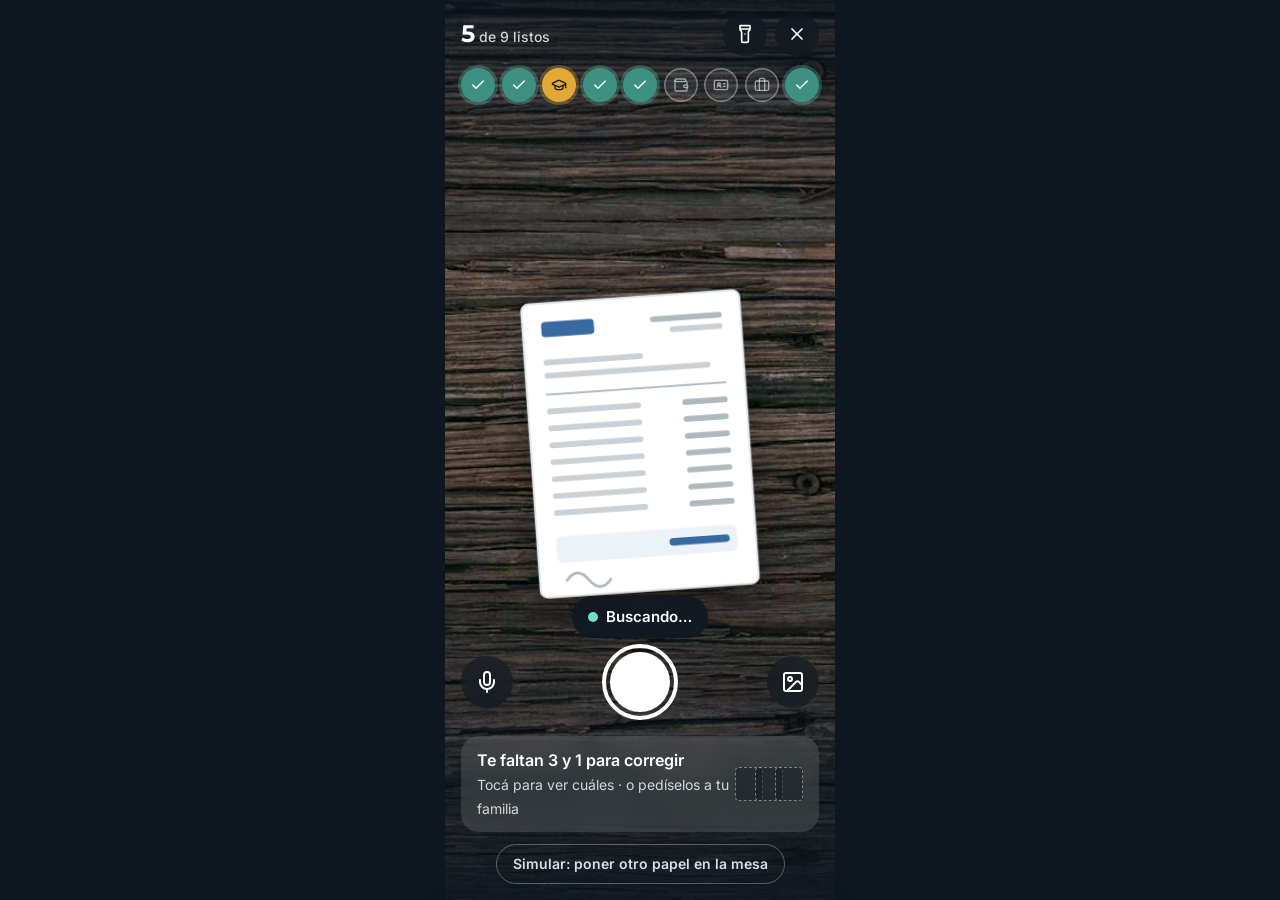
<file: docs/design/mockups/application-documents/phone/variant-3-table/index.html>
<!doctype html>
<html lang="es">
<head>
<meta charset="utf-8">
<meta name="viewport" content="width=device-width, initial-scale=1">
<title>P14 Documentación · Variante 3 · La cámara es la pantalla (celular)</title>
<link rel="stylesheet" href="../../../../common/common.css">
<style>
  /* ROMPE: sin barra de arriba ni de abajo, fondo oscuro de entrada, sin lista. */
  [hidden] { display: none !important; }
  html, body { height: 100%; }
  body { max-width: 390px; margin: 0 auto; height: 100vh; min-height: 720px; overflow: hidden; position: relative; background: #0E1620; color: #fff; }
  .visor { position: absolute; inset: 0; background: #2a1f18 url(../../shared/table-wood.jpg) center/cover; }
  .visor::after { content: ""; position: absolute; inset: 0; background: linear-gradient(to bottom, rgba(14,22,32,.75) 0, rgba(14,22,32,0) 26%, rgba(14,22,32,0) 64%, rgba(14,22,32,.85) 100%); pointer-events: none; }

  /* Constelación: los 9 documentos como anillos */
  .arriba { position: absolute; top: 0; left: 0; right: 0; z-index: 5; padding: var(--sl-e3) var(--sl-e4) 0; }
  .fila1 { display: flex; align-items: center; gap: var(--sl-e2); }
  .fila1 .n { font: 700 24px/1 var(--sl-font-titulos); }
  .fila1 .n small { font: 500 14px/1 var(--sl-font-texto); opacity: .8; margin-left: 4px; }
  .fila1 .esp { flex: 1; }
  .redondo { width: 44px; height: 44px; border-radius: 50%; border: 0; display: grid; place-items: center; background: rgba(14,22,32,.55); color: #fff; cursor: pointer; backdrop-filter: blur(8px); }
  .constel { display: flex; justify-content: space-between; margin-top: var(--sl-e3); }
  .astro { position: relative; width: 34px; height: 34px; border-radius: 50%; border: 0; padding: 0; display: grid; place-items: center; cursor: pointer; background: rgba(255,255,255,.08); color: rgba(255,255,255,.55); box-shadow: inset 0 0 0 1.5px rgba(255,255,255,.35); transition: transform var(--sl-dur) var(--sl-curva); }
  .astro svg { width: 16px; height: 16px; }
  .astro.listo { background: #3E9080; color: #fff; box-shadow: 0 0 0 3px rgba(111,224,196,.25); }
  .astro.obs { background: #E3A936; color: #1C1C1C; box-shadow: 0 0 0 3px rgba(227,169,54,.3); }
  .astro.recibe { animation: recibe 700ms cubic-bezier(.2,1.6,.4,1); }
  @keyframes recibe { 0% { transform: scale(1); } 40% { transform: scale(1.5); } 100% { transform: scale(1); } }
  .astro.objetivo { box-shadow: inset 0 0 0 2px #6FE0C4, 0 0 0 4px rgba(111,224,196,.25); color: #fff; }

  /* Papel en la mesa */
  .papel { position: absolute; left: 50%; top: 50%; width: 58%; z-index: 2; transform: translate(-50%, 140%) rotate(8deg); transition: transform 700ms var(--sl-curva), opacity var(--sl-dur); filter: drop-shadow(0 18px 22px rgba(0,0,0,.5)); }
  .papel.dni { width: 76%; }
  .papel svg { display: block; width: 100%; }
  .papel.entra { transform: translate(-50%, -52%) rotate(-4deg); }
  .papel.vuela { transition: transform 620ms cubic-bezier(.6,0,.3,1), opacity 620ms; opacity: 0; }
  .papel.gira { animation: gira 700ms var(--sl-curva); }
  @keyframes gira { 0% { transform: translate(-50%, -52%) rotate(-4deg) scaleX(1); } 50% { transform: translate(-50%, -52%) rotate(-4deg) scaleX(0); } 100% { transform: translate(-50%, -52%) rotate(-4deg) scaleX(1); } }
  .brillo { position: absolute; inset: 0; background: radial-gradient(ellipse 40% 30% at 65% 35%, rgba(255,255,255,.85), rgba(255,255,255,0) 70%); opacity: 0; transition: opacity var(--sl-dur-lenta); }
  .papel.reflejo .brillo { opacity: 1; }

  .contorno { position: absolute; left: 50%; top: 50%; width: 60%; aspect-ratio: 120/160; z-index: 3; transform: translate(-50%, -52%) rotate(-4deg) scale(1.15); border-radius: 10px; opacity: 0; box-shadow: 0 0 0 3px #6FE0C4; transition: opacity var(--sl-dur), transform var(--sl-dur-lenta) var(--sl-curva), box-shadow var(--sl-dur); }
  .contorno.dni { width: 80%; aspect-ratio: 160/104; }
  .contorno.ve { opacity: 1; transform: translate(-50%, -52%) rotate(-4deg) scale(1); }
  .contorno.alerta { box-shadow: 0 0 0 3px #FFC857; }

  .fantasma { position: absolute; left: 50%; top: 48%; width: 52%; aspect-ratio: 120/160; z-index: 1; transform: translate(-50%, -50%) rotate(-4deg); border: 2px dashed rgba(255,255,255,.55); border-radius: 12px; display: grid; place-content: center; justify-items: center; gap: var(--sl-e2); text-align: center; padding: var(--sl-e4); font-weight: 600; color: rgba(255,255,255,.9); background: rgba(14,22,32,.25); transition: opacity var(--sl-dur); animation: respira 2.6s ease-in-out infinite; }
  .fantasma span { font-size: 14px; font-weight: 500; opacity: .8; }
  .fantasma.oculto { opacity: 0; animation: none; }
  @keyframes respira { 0%, 100% { transform: translate(-50%, -50%) rotate(-4deg) scale(1); } 50% { transform: translate(-50%, -50%) rotate(-4deg) scale(1.03); } }
  /* Etiqueta que se pega al papel */
  .etiqueta { position: absolute; left: var(--sl-e4); right: var(--sl-e4); top: 136px; z-index: 6; background: #fff; color: var(--sl-texto); border-radius: 18px; padding: var(--sl-e3) var(--sl-e4); box-shadow: var(--sl-sombra-3); opacity: 0; transform: translateY(-8px) scale(.97); transition: opacity var(--sl-dur), transform var(--sl-dur) var(--sl-curva); pointer-events: none; }
  .etiqueta.ve { opacity: 1; transform: none; pointer-events: auto; }
  .etiqueta .l1 { display: flex; align-items: center; gap: var(--sl-e2); }
  .etiqueta .l1 b { flex: 1; font: 700 17px/1.2 var(--sl-font-titulos); color: var(--sl-azul-noche); }
  .etiqueta .porque { font-size: 14px; color: var(--sl-gris); margin-top: 2px; }
  .etiqueta .quienes { display: flex; gap: var(--sl-e2); margin-top: var(--sl-e3); }
  .etiqueta .quienes button { min-height: 40px; padding: 0 var(--sl-e3); border-radius: 999px; border: 1.5px solid var(--sl-borde); background: #fff; font: 600 15px/1 var(--sl-font-texto); color: var(--sl-azul-noche); display: inline-flex; align-items: center; gap: 6px; cursor: pointer; }
  .etiqueta .quienes button[aria-pressed="true"] { background: var(--sl-verde); border-color: var(--sl-verde); color: #fff; }
  .anillo-auto { width: 32px; height: 32px; transform: rotate(-90deg); flex: none; }
  .anillo-auto circle { fill: none; stroke-width: 4; }
  .anillo-auto .f { stroke: var(--sl-bruma); }
  .anillo-auto .v { stroke: var(--sl-verde); stroke-dasharray: 88; stroke-dashoffset: 88; }
  .anillo-auto.corre .v { transition: stroke-dashoffset 1.8s linear; stroke-dashoffset: 0; }

  /* Pista de calidad en vivo */
  .pista { position: absolute; left: 50%; bottom: 262px; z-index: 6; transform: translateX(-50%); display: inline-flex; align-items: center; gap: var(--sl-e2); padding: 10px var(--sl-e4); border-radius: 999px; background: rgba(14,22,32,.78); font-size: 15px; font-weight: 600; white-space: nowrap; backdrop-filter: blur(8px); transition: opacity var(--sl-dur); }
  .pista .p { width: 10px; height: 10px; border-radius: 50%; background: #6FE0C4; }
  .pista.alerta .p { background: #FFC857; }

  /* Abajo */
  .abajo { position: absolute; left: 0; right: 0; bottom: 0; z-index: 6; padding: 0 var(--sl-e4) var(--sl-e4); }
  .controles { display: grid; grid-template-columns: 1fr auto 1fr; align-items: center; margin-bottom: var(--sl-e4); }
  .controles .der { justify-self: end; }
  .disparo { width: 76px; height: 76px; border-radius: 50%; border: 4px solid #fff; background: transparent; padding: 4px; cursor: pointer; }
  .disparo span { display: block; width: 100%; height: 100%; border-radius: 50%; background: #fff; transition: transform var(--sl-dur-rapida) var(--sl-curva); }
  .disparo:active span { transform: scale(.86); }
  .redondo.mic { width: 52px; height: 52px; }
  .redondo.mic.oye { background: #fff; color: var(--sl-verde); }
  .cajon { width: 100%; border: 0; border-radius: 18px; background: rgba(255,255,255,.12); backdrop-filter: blur(10px); color: #fff; display: flex; align-items: center; gap: var(--sl-e3); padding: var(--sl-e3) var(--sl-e4); font: inherit; text-align: left; cursor: pointer; }
  .cajon .agarre { position: absolute; }
  .cajon b { display: block; font-weight: 600; }
  .cajon span { font-size: 14px; opacity: .8; }
  .cajon .mini { display: flex; margin-left: auto; }
  .cajon .mini i { width: 28px; height: 34px; border-radius: 4px; border: 1.5px dashed rgba(255,255,255,.5); margin-left: -8px; background: rgba(14,22,32,.5); }
  .demo { display: block; margin: var(--sl-e3) auto 0; min-height: 40px; padding: 0 var(--sl-e4); border-radius: 999px; border: 1px solid rgba(255,255,255,.3); background: transparent; color: rgba(255,255,255,.85); font: 600 14px/1 var(--sl-font-texto); cursor: pointer; }
  .flash { position: absolute; inset: 0; background: #fff; opacity: 0; pointer-events: none; z-index: 8; }
  .flash.va { animation: flash 380ms ease-out; }
  @keyframes flash { 0% { opacity: .85; } 100% { opacity: 0; } }

  /* Voz */
  .voz { position: absolute; inset: 0; z-index: 9; background: rgba(14,22,32,.88); display: grid; place-content: center; justify-items: center; gap: var(--sl-e5); text-align: center; padding: var(--sl-e8); opacity: 0; pointer-events: none; transition: opacity var(--sl-dur); }
  .voz.ve { opacity: 1; pointer-events: auto; }
  .onda { display: flex; gap: 6px; align-items: center; height: 56px; }
  .onda i { width: 6px; height: 56px; border-radius: 3px; background: #6FE0C4; transform: scaleY(.2); animation: onda 900ms ease-in-out infinite; }
  .onda i:nth-child(2) { animation-delay: .1s; } .onda i:nth-child(3) { animation-delay: .2s; } .onda i:nth-child(4) { animation-delay: .3s; } .onda i:nth-child(5) { animation-delay: .4s; }
  @keyframes onda { 0%, 100% { transform: scaleY(.2); } 50% { transform: scaleY(1); } }
  .voz p { opacity: .8; }
  .voz .dicho { font: 700 24px/1.3 var(--sl-font-titulos); min-height: 64px; }

  /* Cajón con lo que falta (claro: vuelve la calma) */
  .sl-hoja { max-width: 390px; margin: 0 auto; color: var(--sl-texto); max-height: 80vh; overflow: auto; padding-top: var(--sl-e3); }
  .agarre { width: 40px; height: 5px; border-radius: 3px; background: #D5DBDF; margin: 0 auto var(--sl-e4); }
  .hoja-cab { display: flex; align-items: center; margin-bottom: var(--sl-e3); }
  .hoja-cab h2 { flex: 1; }
  .icono-btn { width: 44px; height: 44px; display: grid; place-items: center; border: 0; background: transparent; color: var(--sl-azul-noche); border-radius: var(--sl-radio); cursor: pointer; }
  .falta { display: grid; grid-template-columns: 40px 1fr auto; gap: var(--sl-e3); align-items: center; padding: var(--sl-e3) 0; border-top: 1px solid var(--sl-borde); }
  .falta .th { width: 40px; height: 48px; border-radius: 6px; display: grid; place-items: center; overflow: hidden; border: 1.5px dashed #C3CBD1; color: var(--sl-gris); }
  .falta .th.lleno { border: 0; background: #F2F4F5; }
  .falta .th.lleno svg { width: 36px; }
  .falta b { display: block; font-weight: 600; }
  .falta span { font-size: 14px; color: var(--sl-gris); }
  .falta .sl-chip svg { width: 14px; height: 14px; }
  .salir { width: 100%; margin-top: var(--sl-e4); }
</style>
</head>
<body>
  <div class="visor" id="visor"></div>
  <div class="fantasma oculto" id="fantasma"><i data-icon="scan" data-size="32"></i>Apoyá el próximo papel acá<span>Cualquiera de la lista: nos damos cuenta cuál es</span></div>
  <div class="papel" id="papel"><div class="brillo"></div></div>
  <div class="contorno" id="contorno"></div>

  <div class="arriba">
    <div class="fila1">
      <span class="n" id="n">5<small>de 9 listos</small></span>
      <span class="esp"></span>
      <button class="redondo" id="linterna" aria-label="Linterna"><i data-icon="flashlight" data-size="20"></i></button>
      <button class="redondo" aria-label="Salir a mi postulación" data-ir="application-status"><i data-icon="x" data-size="20"></i></button>
    </div>
    <div class="constel" id="constel" aria-label="Documentos obligatorios"></div>
  </div>

  <div class="etiqueta" id="etiqueta" aria-live="polite"></div>
  <div class="pista" id="pista"><span class="p"></span><span id="pistaTx">Poné cualquier papel de la lista</span></div>

  <div class="abajo">
    <div class="controles">
      <button class="redondo mic" id="mic" aria-label="Hablar"><i data-icon="mic" data-size="24"></i></button>
      <button class="disparo" id="disparo" aria-label="Sacar foto ahora"><span></span></button>
      <button class="redondo mic der" id="archivo" aria-label="Subir un archivo"><i data-icon="image" data-size="24"></i></button>
    </div>
    <button class="cajon" id="cajon"><div><b id="cajonTit">Te faltan 3 y 1 para corregir</b><span>Tocá para ver cuáles · o pedíselos a tu familia</span></div><span class="mini"><i></i><i></i><i></i></span></button>
    <button class="demo" id="demo">Simular: poner otro papel en la mesa</button>
  </div>
  <div class="flash" id="flash"></div>

  <div class="voz" id="voz" role="dialog" aria-label="Escuchando">
    <div class="onda"><i></i><i></i><i></i><i></i><i></i></div>
    <p>Decí qué papel es, o qué querés hacer</p>
    <div class="dicho" id="dicho"></div>
    <button class="sl-btn oscuro" id="vozCerrar" style="background:rgba(255,255,255,.12);color:#fff">Cancelar</button>
  </div>

  <div class="sl-velo" id="velo"></div>
  <section class="sl-hoja" id="hoja" role="dialog" aria-modal="true"><div class="agarre"></div><div id="hojaCuerpo"></div></section>

  <script src="../../../../common/icons.js"></script>
  <script src="../../shared/documents.js"></script>
  <script src="../../../../common/navigate.js" defer></script>
  <script>
  (function () {
    var D = SLD, $ = function (s) { return document.querySelector(s); };
    /* La tanda que se simula: cada papel que se apoya en la mesa */
    var TANDA = [
      { id: 'rec-lautaro', nombre: 'Recibo de sueldo', porque: 'Es de Lautaro: es el único que cobra con recibo.', quienes: ['Lautaro'], reflejo: true },
      { id: 'dni-lautaro', nombre: 'DNI', porque: 'Leímos el código: Lautaro Benítez. Ahora dalo vuelta.', quienes: ['Lautaro'] },
      { id: 'ing-mirta', nombre: 'Declaración de ingresos', porque: '¿De quién son estos ingresos?', quienes: ['Mirta', 'Lautaro'], pregunta: true },
      { id: 'analitico', nombre: 'Analítico del secundario', porque: 'Reemplaza al que salió borroso.', quienes: ['Vos'] }
    ];
    var paso = 0, ocupado = false, tt = [];
    var ICON = { dni: 'id-card', cuil: 'file-text', analitico: 'graduation-cap', factura: 'receipt', ddjj: 'wallet', recibo: 'briefcase' };

    function constel(objetivo) {
      $('#constel').innerHTML = D.docs.filter(function (d) { return d.req; }).map(function (d) {
        var cls = D.isReady(d) ? 'listo' : d.state === 'observado' ? 'obs' : '';
        return '<button class="astro ' + cls + (objetivo === d.id ? ' objetivo' : '') + '" data-astro="' + d.id + '" aria-label="' + d.title + ': ' + D.STATES[d.state].label + '">' + slIcon(D.isReady(d) ? 'check' : ICON[d.kind] || 'file-text', 16) + '</button>';
      }).join('');
      var c = D.counts();
      $('#n').innerHTML = c.ready + '<small>de ' + c.total + ' listos</small>';
      var partes = []; if (c.missing) partes.push('Te ' + (c.missing === 1 ? 'falta 1' : 'faltan ' + c.missing)); if (c.fix) partes.push(c.fix + ' para corregir');
      $('#cajonTit').textContent = partes.length ? partes.join(' y ') : '¡Están todos!';
      $('#cajon').querySelector('.mini').innerHTML = new Array(Math.min(3, c.missing + c.fix) + 1).join('<i></i>');
    }
    function pista(tx, alerta) { $('#pistaTx').textContent = tx; $('#pista').classList.toggle('alerta', !!alerta); }
    function etiqueta(t) {
      var d = D.doc(t.id);
      $('#etiqueta').innerHTML = '<div class="l1"><b>' + t.nombre + '</b><svg class="anillo-auto" id="auto" viewBox="0 0 32 32"><circle class="f" cx="16" cy="16" r="14"/><circle class="v" cx="16" cy="16" r="14"/></svg></div><p class="porque">' + t.porque + '</p>' +
        '<div class="quienes">' + t.quienes.map(function (q, k) { return '<button aria-pressed="' + (!t.pregunta && k === 0) + '" data-quien="' + q + '">' + q + '</button>'; }).join('') + '</div>';
      $('#etiqueta').classList.add('ve');
    }
    function poner() {
      if (ocupado) return; var t = TANDA[paso]; if (!t) return fin();
      ocupado = true; $('#fantasma').classList.add('oculto'); var d = D.doc(t.id), dni = d.kind === 'dni';
      var p = $('#papel'), c = $('#contorno');
      p.className = 'papel' + (dni ? ' dni' : ''); p.innerHTML = D.art(d.kind) + '<div class="brillo"></div>';
      c.className = 'contorno' + (dni ? ' dni' : '');
      p.style.transform = ''; void p.offsetWidth;
      p.classList.add('entra'); pista('Buscando…');
      tt.push(setTimeout(function () {
        c.classList.add('ve'); constel(t.id); etiqueta(t);
        if (t.reflejo) { p.classList.add('reflejo'); c.classList.add('alerta'); pista('Hay un reflejo: inclinalo un poquito', true);
          tt.push(setTimeout(function () { p.classList.remove('reflejo'); c.classList.remove('alerta'); captura(t); }, 1800)); }
        else if (t.pregunta) { pista('Elegí de quién es y lo guardo'); }
        else captura(t);
      }, 800));
    }
    function captura(t) {
      var d = D.doc(t.id); pista('Quedate quieta…');
      var a = $('#auto'); if (a) a.classList.add('corre');
      tt.push(setTimeout(function () {
        var f = $('#flash'); f.classList.remove('va'); void f.offsetWidth; f.classList.add('va');
        if (d.kind === 'dni' && !t.dorso) { t.dorso = true; pista('Frente listo. Ahora el dorso');
          tt.push(setTimeout(function () { var p = $('#papel'); p.classList.add('gira'); if (a) { a.classList.remove('corre'); void a.getBBox(); }
            tt.push(setTimeout(function () { p.classList.remove('gira'); captura(t); }, 900)); }, 500)); return; }
        guardar(t);
      }, 1900));
    }
    function guardar(t) {
      var d = D.doc(t.id), astro = document.querySelector('[data-astro="' + t.id + '"]'), p = $('#papel');
      pista('¡Se lee perfecto! · 180 KB');
      var r = astro.getBoundingClientRect(), pr = p.getBoundingClientRect();
      var dx = r.left + r.width / 2 - (pr.left + pr.width / 2), dy = r.top + r.height / 2 - (pr.top + pr.height / 2);
      p.classList.add('vuela'); p.style.transform = 'translate(calc(-50% + ' + dx + 'px), calc(-52% + ' + dy + 'px)) scale(.06) rotate(-30deg)';
      $('#contorno').classList.remove('ve'); $('#etiqueta').classList.remove('ve');
      tt.push(setTimeout(function () {
        d.state = 'cargado'; d.when = '19/11'; constel();
        var a2 = document.querySelector('[data-astro="' + t.id + '"]'); a2.classList.add('recibe');
        pista(paso + 1 < TANDA.length ? 'Listo. Poné el próximo papel' : 'Listo. ¡Ya está todo!');
        paso++; ocupado = false; $('#fantasma').classList.remove('oculto');
        var c = D.counts(); if (c.ready === c.total) tt.push(setTimeout(fin, 900));
      }, 640));
    }
    function fin() {
      abrir('<div class="hoja-cab"><h2>¡Están todos, Camila!</h2></div><p class="sl-chico" style="margin-bottom:var(--sl-e4)">Los 9 obligatorios están cargados. Revisá todo y enviá tu postulación.</p><button class="sl-btn sl-btn-primario salir" data-ir="application-review">Revisar y enviar ' + slIcon('arrow-right', 20) + '</button>');
    }
    function abrir(h) { $('#hojaCuerpo').innerHTML = h; slRenderIcons($('#hoja')); $('#velo').classList.add('abierto'); $('#hoja').classList.add('abierta'); }
    function cerrar() { $('#velo').classList.remove('abierto'); $('#hoja').classList.remove('abierta'); }
    function cajon() {
      var ds = D.docs.slice().sort(function (a, b) { return (b.req - a.req) || (D.isReady(a) - D.isReady(b)); });
      abrir('<div class="hoja-cab"><h2>Tus documentos</h2><button class="icono-btn" data-cerrar aria-label="Cerrar">' + slIcon('x', 20) + '</button></div>' +
        ds.map(function (d) { var p = D.person(d.who); return '<div class="falta"><span class="th' + (d.state === 'pendiente' ? '' : ' lleno') + '">' + (d.state === 'pendiente' ? slIcon('file-up', 18) : D.art(d.kind, { blur: d.state === 'observado' ? 1.4 : 0 })) + '</span><div><b>' + d.title + '</b><span>' + (p.id === 'yo' ? 'Tuyo' : p.id === 'hogar' ? 'Del hogar' : p.name) + '</span></div>' + (!d.req && d.state === 'pendiente' ? '<span class="sl-chip neutro">Opcional</span>' : D.chip(d.state)) + '</div>'; }).join('') +
        '<button class="sl-btn sl-btn-secundario salir" data-cerrar>Seguir escaneando</button>');
    }
    function voz() {
      $('#voz').classList.add('ve'); $('#mic').classList.add('oye'); $('#dicho').textContent = '';
      var frase = '«Este es el recibo de mi hermano»', k = 0;
      var iv = setInterval(function () { k += 2; $('#dicho').textContent = frase.slice(0, k); if (k >= frase.length) { clearInterval(iv); tt.push(setTimeout(function () { cerrarVoz(); D.toast('Entendido: recibo de sueldo de Lautaro', 'mic'); }, 900)); } }, 60);
      tt.push(iv);
    }
    function cerrarVoz() { $('#voz').classList.remove('ve'); $('#mic').classList.remove('oye'); }

    document.addEventListener('click', function (e) {
      var t = e.target.closest('button'); if (!t || t.hasAttribute('data-ir')) return;
      if (t.id === 'demo') return poner();
      if (t.id === 'disparo') { if (!ocupado) return poner(); var tr = TANDA[paso]; if (tr && tr.pregunta) return; return; }
      if (t.id === 'cajon') return cajon();
      if (t.id === 'mic') return voz();
      if (t.id === 'vozCerrar') return cerrarVoz();
      if (t.id === 'archivo') return D.toast('Elegí fotos o PDF de la galería: los ordenamos solos.', 'image');
      if (t.id === 'linterna') { $('#visor').style.filter = $('#visor').style.filter ? '' : 'brightness(1.3)'; return; }
      if (t.hasAttribute('data-cerrar')) return cerrar();
      if (t.dataset.quien) {
        t.parentNode.querySelectorAll('button').forEach(function (b) { b.setAttribute('aria-pressed', b === t); });
        var tr2 = TANDA[paso]; if (tr2 && tr2.pregunta && !tr2.resuelta) { tr2.resuelta = true; $('.porque').textContent = 'Ingresos de ' + t.dataset.quien + '. Guardando…'; captura(tr2); }
        return;
      }
      if (t.dataset.astro) { var d = D.doc(t.dataset.astro); return D.toast(d.title + ': ' + D.STATES[d.state].label.toLowerCase() + (d.state === 'observado' ? '. Ponelo en la mesa y lo reemplazamos.' : ''), D.STATES[d.state].icon); }
    });
    $('#velo').addEventListener('click', cerrar);
    document.addEventListener('keydown', function (e) { if (e.key === 'Escape') { cerrar(); cerrarVoz(); } if (e.key === ' ') { e.preventDefault(); poner(); } });
    constel();
    tt.push(setTimeout(poner, 900));
  })();
  </script>
</body>
</html>
</file>
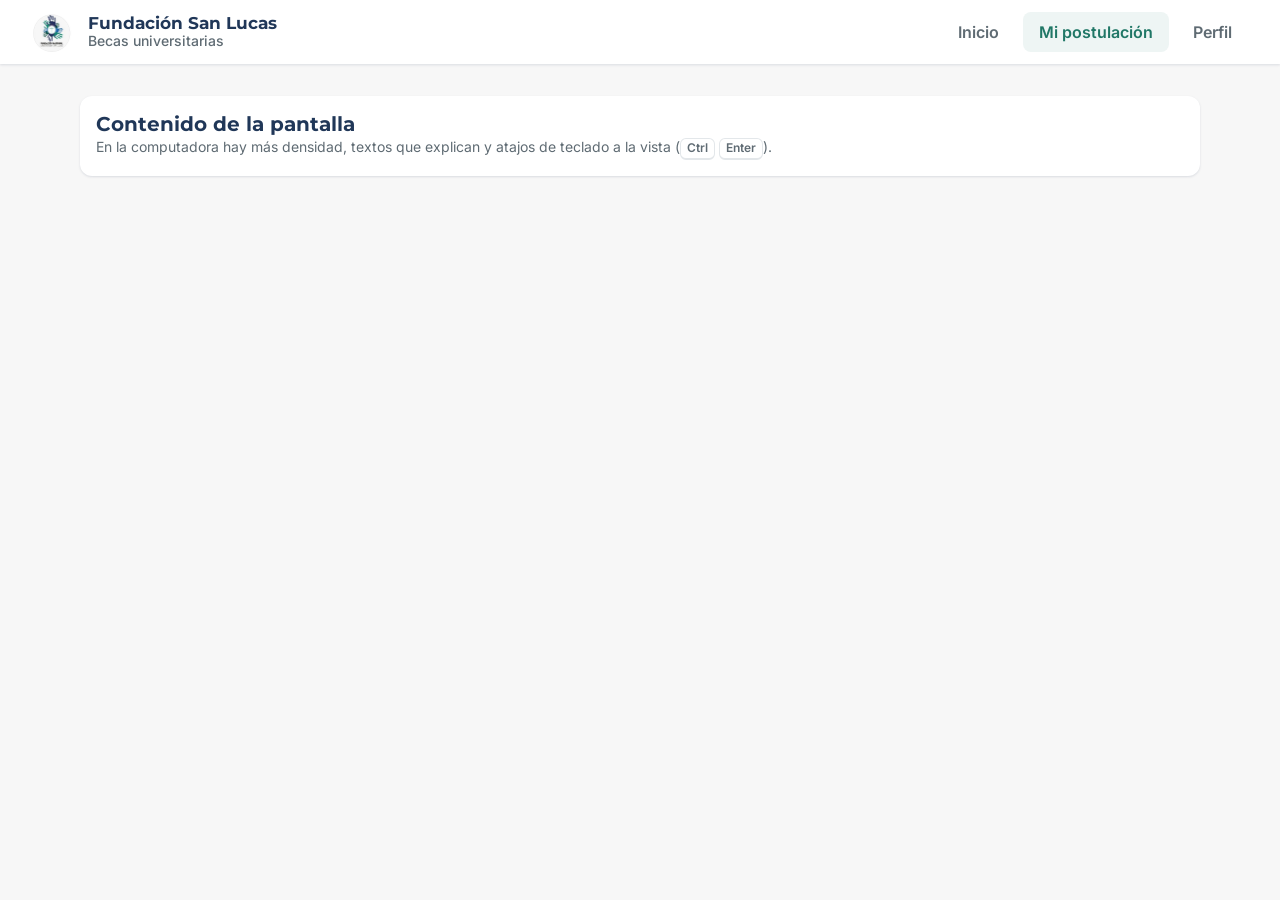
<file: docs/design/common/desktop-frame.html>
<!doctype html>
<html lang="es">
<head>
<meta charset="utf-8">
<meta name="viewport" content="width=device-width, initial-scale=1">
<title>Marco computadora – App del postulante</title>
<link rel="stylesheet" href="common.css">
<style>
  /* Marco base de la app del postulante en la computadora (1366 × 768). Las maquetas pueden copiarlo o romperlo. */
  body { min-height: 100vh; display: flex; flex-direction: column; }
  .barra { display: flex; align-items: center; gap: var(--sl-e4); height: 64px; padding: 0 var(--sl-e8); background: var(--sl-superficie); box-shadow: var(--sl-sombra-1); }
  .barra img { width: 40px; height: 40px; border-radius: 50%; object-fit: cover; }
  .marca { font: 700 var(--sl-t-h3)/1.1 var(--sl-font-titulos); color: var(--sl-azul-noche); }
  .marca small { display: block; font: 500 var(--sl-t-chico)/1.2 var(--sl-font-texto); color: var(--sl-gris); }
  .barra nav { margin-left: auto; display: flex; gap: var(--sl-e2); }
  .barra nav a { padding: var(--sl-e2) var(--sl-e4); border-radius: var(--sl-radio-chico); color: var(--sl-gris); text-decoration: none; font-weight: 600; }
  .barra nav a[aria-current] { color: var(--sl-verde); background: var(--sl-bruma); }
  main { flex: 1; width: min(1120px, 100% - 64px); margin: var(--sl-e8) auto; display: grid; gap: var(--sl-e6); align-content: start; }
</style>
</head>
<body>
  <header class="barra">
    <img src="brand/logo-provisional.png" alt="Fundación San Lucas">
    <div class="marca">Fundación San Lucas<small>Becas universitarias</small></div>
    <nav aria-label="Navegación principal">
      <a href="#" data-ir="home">Inicio</a>
      <a href="#" aria-current="page" data-ir="application">Mi postulación</a>
      <a href="#" data-ir="profile">Perfil</a>
    </nav>
  </header>
  <main>
    <section class="sl-card"><h2>Contenido de la pantalla</h2><p class="sl-chico">En la computadora hay más densidad, textos que explican y atajos de teclado a la vista (<span class="sl-tecla">Ctrl</span> <span class="sl-tecla">Enter</span>).</p></section>
  </main>
  <script src="icons.js"></script>
  <script src="navigate.js" defer></script>
</body>
</html>
</file>
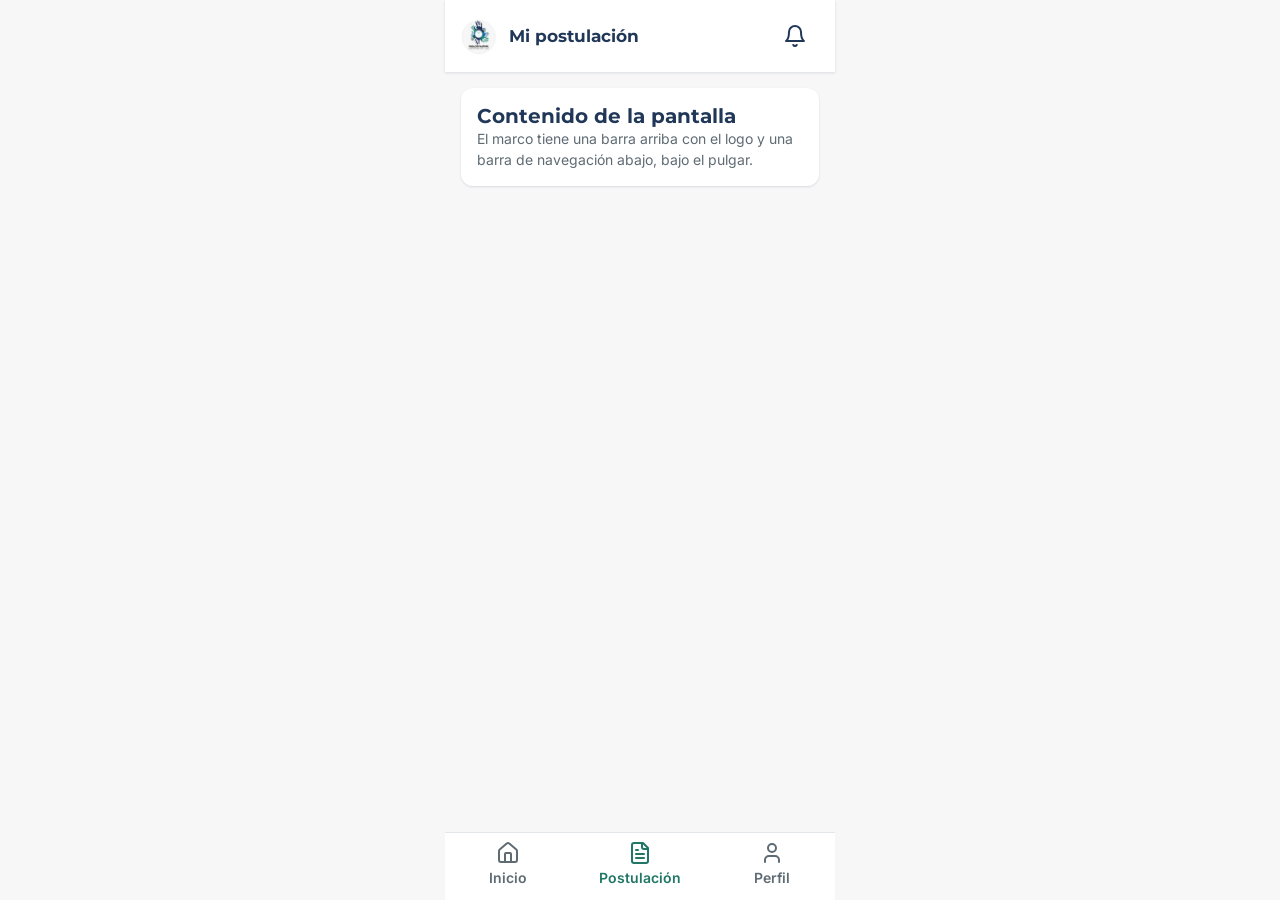
<file: docs/design/common/phone-frame.html>
<!doctype html>
<html lang="es">
<head>
<meta charset="utf-8">
<meta name="viewport" content="width=device-width, initial-scale=1">
<title>Marco celular – App del postulante</title>
<link rel="stylesheet" href="common.css">
<style>
  /* Marco base de la app del postulante en el celular (390 px). Las maquetas pueden copiarlo o romperlo. */
  body { max-width: 390px; margin: 0 auto; min-height: 100vh; display: flex; flex-direction: column; background: var(--sl-fondo); position: relative; overflow-x: hidden; }
  .barra { display: flex; align-items: center; gap: var(--sl-e3); padding: var(--sl-e3) var(--sl-e4); background: var(--sl-superficie); box-shadow: var(--sl-sombra-1); position: sticky; top: 0; z-index: 10; }
  .barra img { width: 36px; height: 36px; border-radius: 50%; object-fit: cover; }
  .barra .titulo { flex: 1; font: 700 var(--sl-t-h3)/1.2 var(--sl-font-titulos); color: var(--sl-azul-noche); }
  .icono-btn { width: var(--sl-toque); height: var(--sl-toque); display: grid; place-items: center; border: 0; background: transparent; color: var(--sl-azul-noche); border-radius: var(--sl-radio); cursor: pointer; }
  main { flex: 1; padding: var(--sl-e4); display: grid; gap: var(--sl-e4); align-content: start; }
  .abajo { display: flex; justify-content: space-around; background: var(--sl-superficie); box-shadow: 0 -1px 0 var(--sl-borde); padding: var(--sl-e2) 0 var(--sl-e3); position: sticky; bottom: 0; }
  .abajo a { display: grid; justify-items: center; gap: 2px; min-width: 72px; color: var(--sl-gris); text-decoration: none; font-size: var(--sl-t-chico); font-weight: 600; }
  .abajo a[aria-current] { color: var(--sl-verde); }
</style>
</head>
<body>
  <header class="barra">
    <img src="brand/logo-provisional.png" alt="Fundación San Lucas">
    <span class="titulo">Mi postulación</span>
    <button class="icono-btn" aria-label="Avisos" data-ir="notifications"><i data-icon="bell"></i></button>
  </header>
  <main>
    <section class="sl-card"><h2>Contenido de la pantalla</h2><p class="sl-chico">El marco tiene una barra arriba con el logo y una barra de navegación abajo, bajo el pulgar.</p></section>
  </main>
  <nav class="abajo" aria-label="Navegación principal">
    <a href="#" data-ir="home"><i data-icon="house"></i>Inicio</a>
    <a href="#" aria-current="page" data-ir="application"><i data-icon="file-text"></i>Postulación</a>
    <a href="#" data-ir="profile"><i data-icon="user"></i>Perfil</a>
  </nav>
  <script src="icons.js"></script>
  <script src="navigate.js" defer></script>
</body>
</html>
</file>
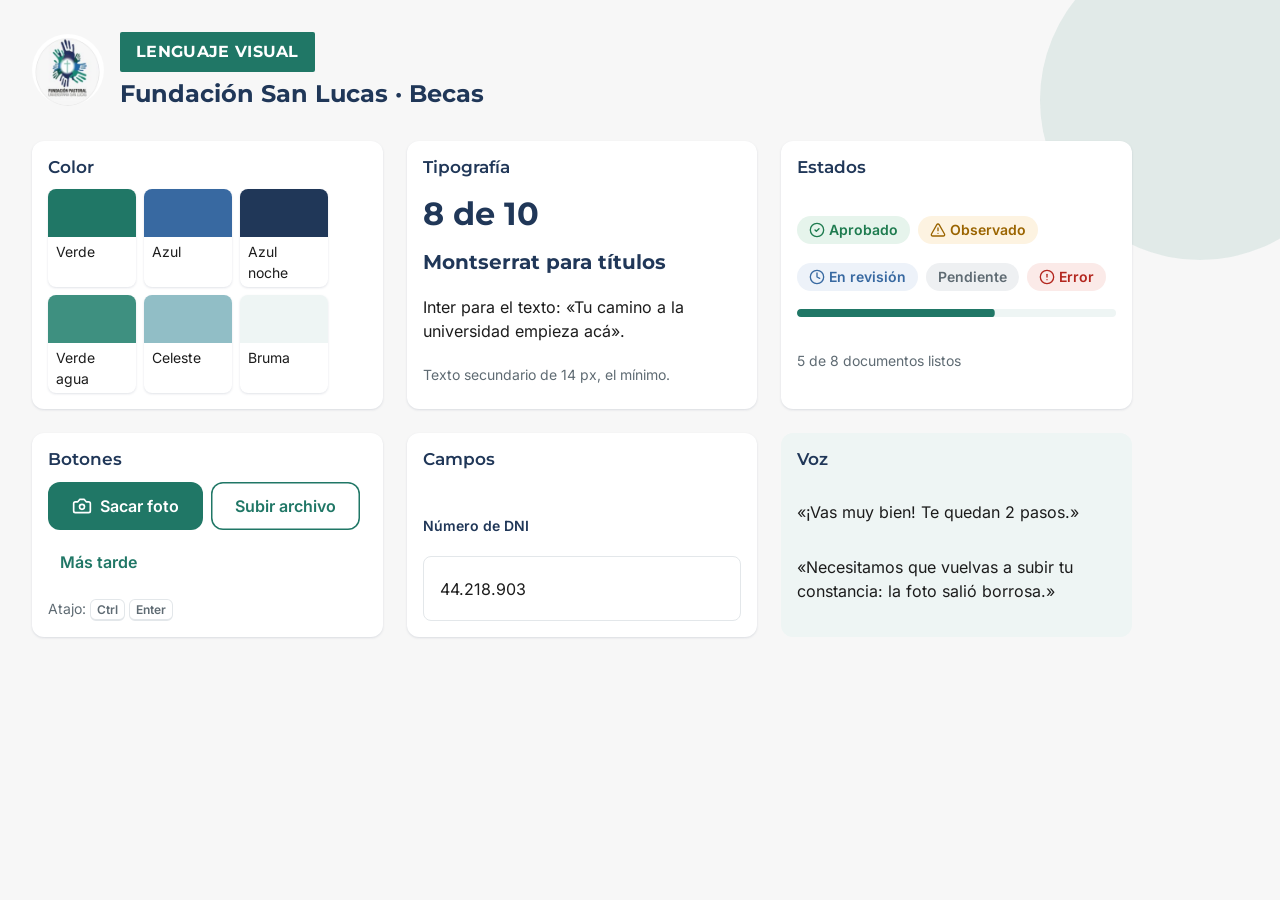
<file: docs/design/common/sample.html>
<!doctype html>
<html lang="es">
<head>
<meta charset="utf-8">
<meta name="viewport" content="width=device-width, initial-scale=1">
<title>Muestra del lenguaje visual</title>
<link rel="stylesheet" href="common.css">
<style>
  body { padding: var(--sl-e8); position: relative; overflow: hidden; }
  .grilla { display: grid; grid-template-columns: repeat(3, minmax(0, 1fr)); gap: var(--sl-e6); max-width: 1100px; position: relative; }
  .muestras { display: flex; flex-wrap: wrap; gap: var(--sl-e2); }
  .muestras div { width: 88px; border-radius: var(--sl-radio-chico); overflow: hidden; box-shadow: var(--sl-sombra-1); background: #fff; font-size: var(--sl-t-chico); }
  .muestras span { display: block; height: 48px; }
  .muestras p { padding: 4px 8px; }
  .fila { display: flex; flex-wrap: wrap; gap: var(--sl-e2); align-items: center; }
  header { display: flex; align-items: center; gap: var(--sl-e4); margin-bottom: var(--sl-e8); position: relative; }
  header img { width: 72px; height: 72px; border-radius: 50%; }
  .num { font: 700 var(--sl-t-display)/1 var(--sl-font-titulos); color: var(--sl-azul-noche); }
</style>
</head>
<body>
  <span class="sl-forma" style="right:-80px; top:-60px; opacity:.1"></span>
  <header>
    <img src="brand/logo-provisional.png" alt="Fundación San Lucas">
    <div><span class="sl-placa">Lenguaje visual</span><h1 style="margin-top:8px">Fundación San Lucas · Becas</h1></div>
  </header>
  <div class="grilla">
    <section class="sl-card" style="display:grid; gap:12px">
      <h3>Color</h3>
      <div class="muestras">
        <div><span style="background:var(--sl-verde)"></span><p>Verde</p></div>
        <div><span style="background:var(--sl-azul)"></span><p>Azul</p></div>
        <div><span style="background:var(--sl-azul-noche)"></span><p>Azul noche</p></div>
        <div><span style="background:var(--sl-verde-agua)"></span><p>Verde agua</p></div>
        <div><span style="background:var(--sl-celeste)"></span><p>Celeste</p></div>
        <div><span style="background:var(--sl-bruma)"></span><p>Bruma</p></div>
      </div>
    </section>
    <section class="sl-card" style="display:grid; gap:12px">
      <h3>Tipografía</h3>
      <span class="num">8 de 10</span>
      <h2>Montserrat para títulos</h2>
      <p>Inter para el texto: «Tu camino a la universidad empieza acá».</p>
      <p class="sl-chico">Texto secundario de 14 px, el mínimo.</p>
    </section>
    <section class="sl-card" style="display:grid; gap:12px">
      <h3>Estados</h3>
      <div class="fila">
        <span class="sl-chip exito"><i data-icon="circle-check" data-size="16"></i>Aprobado</span>
        <span class="sl-chip alerta"><i data-icon="triangle-alert" data-size="16"></i>Observado</span>
        <span class="sl-chip info"><i data-icon="clock" data-size="16"></i>En revisión</span>
        <span class="sl-chip neutro">Pendiente</span>
        <span class="sl-chip error"><i data-icon="circle-alert" data-size="16"></i>Error</span>
      </div>
      <div class="sl-progreso"><span style="transform:scaleX(.62)"></span></div>
      <p class="sl-chico">5 de 8 documentos listos</p>
    </section>
    <section class="sl-card" style="display:grid; gap:12px">
      <h3>Botones</h3>
      <div class="fila">
        <button class="sl-btn sl-btn-primario"><i data-icon="camera" data-size="20"></i>Sacar foto</button>
        <button class="sl-btn sl-btn-secundario">Subir archivo</button>
        <button class="sl-btn sl-btn-texto">Más tarde</button>
      </div>
      <p class="sl-chico">Atajo: <span class="sl-tecla">Ctrl</span> <span class="sl-tecla">Enter</span></p>
    </section>
    <section class="sl-card" style="display:grid; gap:12px">
      <h3>Campos</h3>
      <div class="sl-campo"><label for="dni">Número de DNI</label><input id="dni" class="sl-input" value="44.218.903"></div>
    </section>
    <section class="sl-card" style="display:grid; gap:12px; background:var(--sl-bruma); box-shadow:none">
      <h3>Voz</h3>
      <p>«¡Vas muy bien! Te quedan 2 pasos.»</p>
      <p>«Necesitamos que vuelvas a subir tu constancia: la foto salió borrosa.»</p>
    </section>
  </div>
  <script src="icons.js"></script>
</body>
</html>
</file>
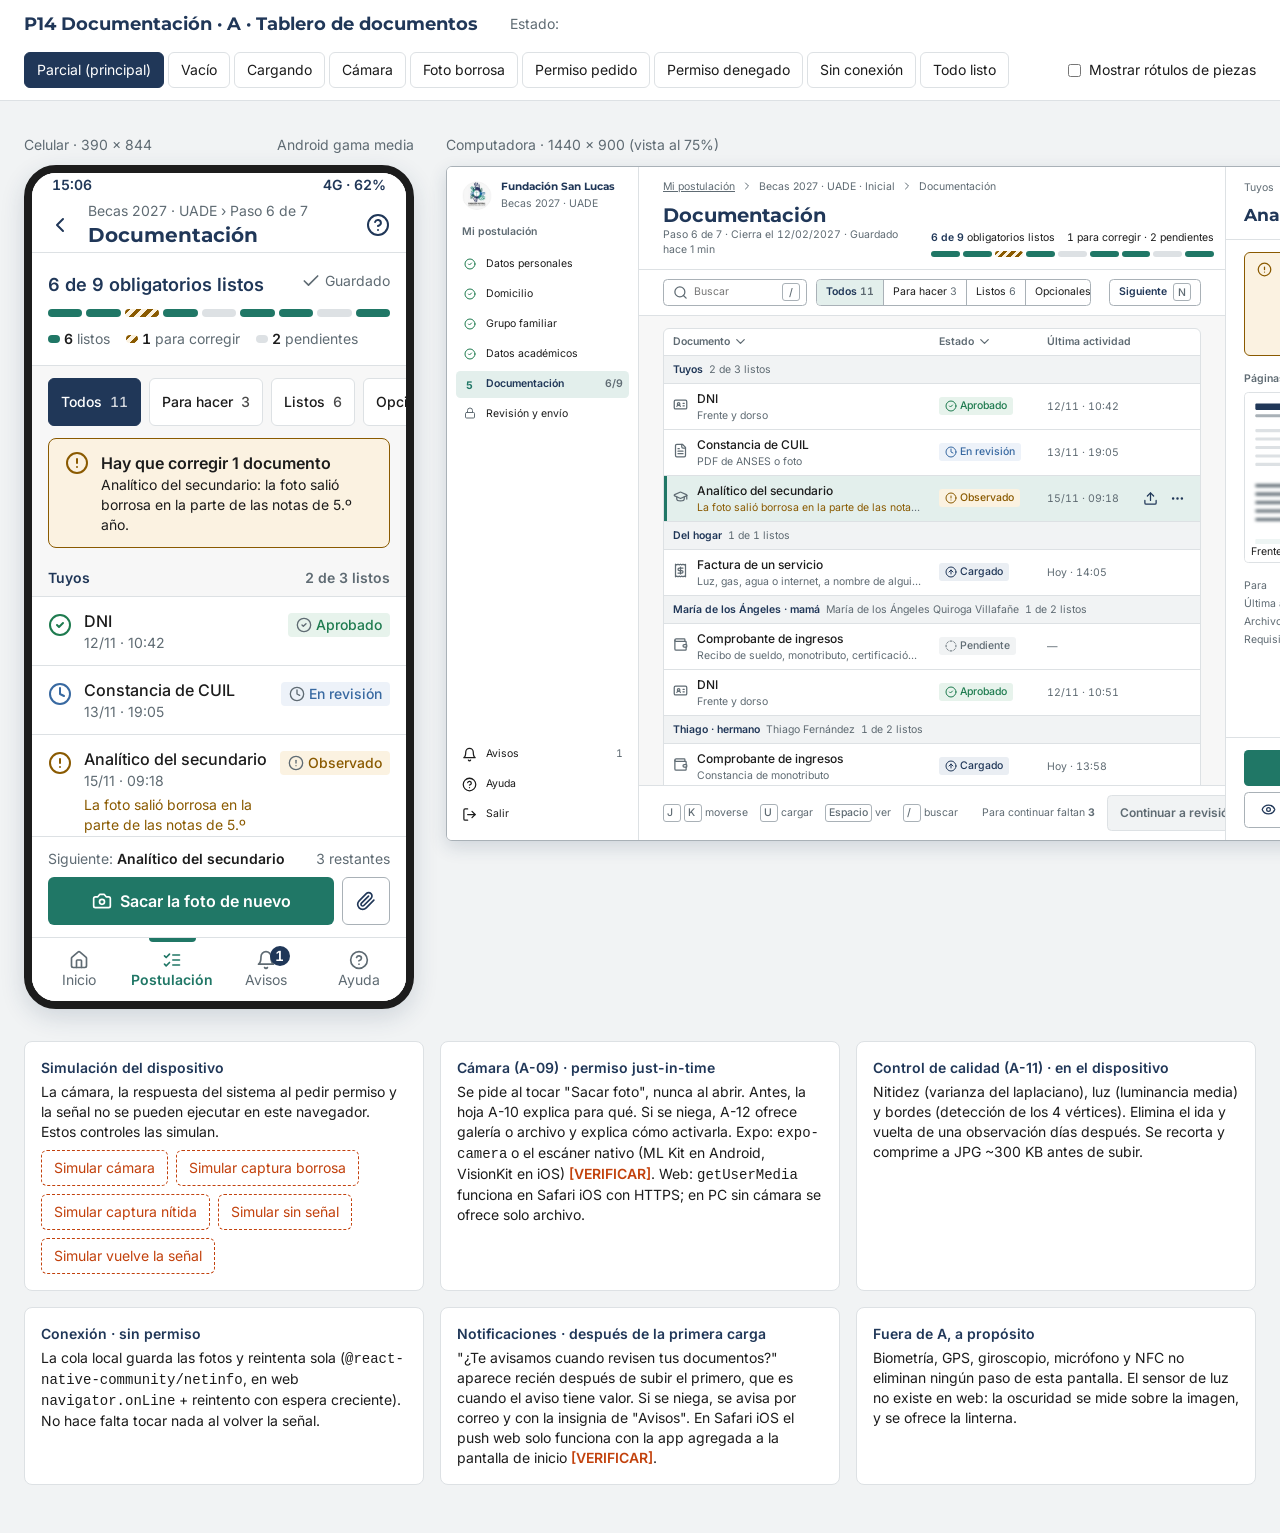
<file: docs/design/v2/application-documents/variante-a-clasica.html>
<!doctype html>
<html lang="es-AR">
<head>
<meta charset="utf-8">
<meta name="viewport" content="width=device-width, initial-scale=1">
<title>P14 Documentación · Variante A · Clásica</title>
<style>
@font-face{font-family:"Inter";src:url("../../common/fonts/inter-variable.woff2") format("woff2");font-weight:100 900;font-display:swap}
@font-face{font-family:"Montserrat";src:url("../../common/fonts/montserrat-variable.woff2") format("woff2");font-weight:100 900;font-display:swap}

/* ============ TOKENS · Variante A "Tablero de documentos" ============ */
:root{
  /* Tipografía · ratio 1.125 (segunda mayor), base 16 */
  --a-font-ui:"Inter",system-ui,"Segoe UI",Roboto,sans-serif;
  --a-font-title:"Montserrat","Inter",system-ui,sans-serif;
  --a-fs-1:14px; --a-lh-1:20px;   /* meta, chips, tablas */
  --a-fs-2:16px; --a-lh-2:24px;   /* cuerpo */
  --a-fs-3:18px; --a-lh-3:24px;   /* subtítulo */
  --a-fs-4:20px; --a-lh-4:28px;   /* título de app bar */
  --a-fs-5:23px; --a-lh-5:32px;   /* título de panel */
  --a-fs-6:26px; --a-lh-6:32px;   /* título de página (desktop) */
  --a-w-reg:400; --a-w-med:500; --a-w-semi:600; --a-w-bold:700;
  /* Grilla base 4 pt */
  --a-sp-1:4px; --a-sp-2:8px; --a-sp-3:12px; --a-sp-4:16px; --a-sp-5:20px; --a-sp-6:24px;
  --a-sp-8:32px; --a-sp-10:40px; --a-sp-12:48px; --a-sp-14:56px; --a-sp-16:64px;
  --a-hair:1px; --a-focus-w:2px;
  /* Medidas de componentes */
  --a-touch:48px; --a-ctl-d:36px; --a-row-m:64px; --a-row-d:48px; --a-chip-h:24px;
  --a-icon:20px; --a-icon-l:24px; --a-status:24px; --a-appbar:56px; --a-nav:64px;
  --a-sidebar:256px; --a-inspector:400px; --a-seg-h:8px; --a-thumb:96px;
  --a-frame-m-w:390px; --a-frame-m-h:844px; --a-frame-d-w:1440px; --a-frame-d-h:900px;
  /* Color · roles semánticos */
  --a-canvas:#F7F7F7; --a-surface:#FFFFFF; --a-subtle:#F1F3F4; --a-hover:#EEF5F4; --a-selected:#E3EFEC;
  --a-border:#DDE1E4; --a-border-strong:#A9B1B7;
  --a-text:#1C1C1C; --a-text-2:#5F6B73; --a-title:#203758; --a-on-accent:#FFFFFF;
  --a-accent:#207766; --a-accent-press:#185C4F; --a-accent-soft:#EEF5F4; --a-focus:#3E9080;
  --a-st-pend:#5F6B73; --a-st-pend-bg:#F1F3F4;
  --a-st-carg:#203758; --a-st-carg-bg:#EAEEF3;
  --a-st-rev:#3869A1;  --a-st-rev-bg:#EDF2F9;
  --a-st-ok:#1E7B4F;   --a-st-ok-bg:#E7F3EC;
  --a-st-obs:#8A5A00;  --a-st-obs-bg:#FBF2E1;
  --a-st-err:#B3261E;  --a-st-err-bg:#FBEAE9;
  --a-scrim:rgba(28,28,28,.48);
  --a-piece:#C2410C;
  /* Radios y elevación */
  --a-r-1:4px; --a-r-2:6px; --a-r-3:8px; --a-r-pill:999px;
  --a-e-0:none; --a-e-1:0 1px 2px rgba(32,55,88,.10); --a-e-2:0 8px 24px rgba(32,55,88,.16);
  --a-blur-sim:1.6px;
  /* Movimiento */
  --a-t-fast:120ms; --a-t-base:220ms; --a-t-slow:420ms; --a-ease:cubic-bezier(.2,0,0,1);
}
@media (prefers-reduced-motion:reduce){:root{--a-t-fast:0ms;--a-t-base:0ms;--a-t-slow:0ms}}

*{box-sizing:border-box;margin:0;padding:0}
body{font-family:var(--a-font-ui);font-size:var(--a-fs-2);line-height:var(--a-lh-2);color:var(--a-text);background:var(--a-subtle);font-feature-settings:"cv11","ss01"}
button{font:inherit;color:inherit;background:none;border:0;cursor:pointer}
:focus-visible{outline:var(--a-focus-w) solid var(--a-focus);outline-offset:var(--a-focus-w)}
.num,.tab{font-variant-numeric:tabular-nums}
svg.ic{width:var(--a-icon);height:var(--a-icon);flex:none;stroke-width:2}
svg.ic.l{width:var(--a-icon-l);height:var(--a-icon-l)}

/* ===== Presentación (fuera de la maqueta) ===== */
.shell-top{position:sticky;top:0;z-index:50;background:var(--a-surface);border-bottom:var(--a-hair) solid var(--a-border);padding:var(--a-sp-3) var(--a-sp-6);display:flex;gap:var(--a-sp-4);align-items:center;flex-wrap:wrap}
.shell-top h1{font-family:var(--a-font-title);font-size:var(--a-fs-3);line-height:var(--a-lh-3);color:var(--a-title);font-weight:var(--a-w-bold);margin-right:var(--a-sp-4)}
.shell-top .lbl{font-size:var(--a-fs-1);color:var(--a-text-2)}
.states{display:flex;gap:var(--a-sp-1);flex-wrap:wrap}
.states button{height:var(--a-ctl-d);padding:0 var(--a-sp-3);border:var(--a-hair) solid var(--a-border);border-radius:var(--a-r-2);font-size:var(--a-fs-1);background:var(--a-surface)}
.states button[aria-pressed=true]{background:var(--a-title);color:var(--a-on-accent);border-color:var(--a-title)}
.toggle{display:flex;gap:var(--a-sp-2);align-items:center;font-size:var(--a-fs-1);margin-left:auto}
.stage{display:flex;gap:var(--a-sp-8);padding:var(--a-sp-8) var(--a-sp-6);align-items:flex-start;overflow-x:auto}
.frame-cap{font-size:var(--a-fs-1);color:var(--a-text-2);margin-bottom:var(--a-sp-2);display:flex;justify-content:space-between}
.phone{width:var(--a-frame-m-w);height:var(--a-frame-m-h);border-radius:var(--a-sp-8);border:var(--a-sp-2) solid var(--a-text);background:var(--a-canvas);overflow:hidden;position:relative;flex:none;box-shadow:var(--a-e-2)}
.desk-wrap{flex:none;zoom:.75}
.desk{width:var(--a-frame-d-w);height:var(--a-frame-d-h);border:var(--a-hair) solid var(--a-border-strong);border-radius:var(--a-r-3);background:var(--a-canvas);overflow:hidden;position:relative;box-shadow:var(--a-e-2)}
.notes{padding:0 var(--a-sp-6) var(--a-sp-12);display:grid;grid-template-columns:repeat(auto-fill,minmax(320px,1fr));gap:var(--a-sp-4)}
.note{background:var(--a-surface);border:var(--a-hair) solid var(--a-border);border-radius:var(--a-r-3);padding:var(--a-sp-4);font-size:var(--a-fs-1);line-height:var(--a-lh-1)}
.note h3{font-size:var(--a-fs-1);font-weight:var(--a-w-semi);color:var(--a-title);margin-bottom:var(--a-sp-1)}
.note p+p{margin-top:var(--a-sp-2)}
.sim{display:flex;gap:var(--a-sp-2);flex-wrap:wrap;margin-top:var(--a-sp-2)}
.sim button{font-size:var(--a-fs-1);height:var(--a-ctl-d);padding:0 var(--a-sp-3);border:var(--a-hair) dashed var(--a-piece);color:var(--a-piece);border-radius:var(--a-r-2)}
.ver{color:var(--a-piece);font-weight:var(--a-w-semi)}

/* Rótulos de piezas */
body.piezas [data-pieza]{outline:var(--a-hair) dashed var(--a-piece);outline-offset:calc(-1 * var(--a-hair))}
body.piezas [data-pieza]::after{content:attr(data-pieza);position:absolute;top:0;right:0;z-index:40;background:var(--a-piece);color:var(--a-on-accent);font:var(--a-w-semi) var(--a-fs-1)/var(--a-lh-1) var(--a-font-ui);padding:0 var(--a-sp-1);border-radius:0 0 0 var(--a-r-1);pointer-events:none;white-space:nowrap}

/* ===== Componentes compartidos ===== */
.btn{white-space:nowrap;display:inline-flex;align-items:center;justify-content:center;gap:var(--a-sp-2);min-height:var(--a-touch);padding:0 var(--a-sp-4);border-radius:var(--a-r-2);font-weight:var(--a-w-semi);font-size:var(--a-fs-2);transition:background var(--a-t-fast) var(--a-ease)}
.btn.primary{background:var(--a-accent);color:var(--a-on-accent)}
.btn.primary:hover{background:var(--a-accent-press)}
.btn.secondary{border:var(--a-hair) solid var(--a-border-strong);background:var(--a-surface);color:var(--a-title)}
.btn.secondary:hover{background:var(--a-hover)}
.btn.ghost{color:var(--a-accent)}
.btn.ghost:hover{background:var(--a-hover)}
.btn.danger{color:var(--a-st-err)}
.btn[disabled]{background:var(--a-subtle);color:var(--a-text-2);cursor:not-allowed;border:var(--a-hair) solid var(--a-border)}
.btn.sm{white-space:nowrap;min-height:var(--a-ctl-d);font-size:var(--a-fs-1);padding:0 var(--a-sp-3)}
.btn.block{width:100%}
.icon-btn{width:var(--a-touch);height:var(--a-touch);display:inline-grid;place-items:center;border-radius:var(--a-r-2);color:var(--a-title)}
.icon-btn:hover{background:var(--a-hover)}
.kbd{display:inline-grid;place-items:center;min-width:var(--a-sp-6);height:var(--a-sp-6);padding:0 var(--a-sp-1);border:var(--a-hair) solid var(--a-border-strong);border-bottom-width:var(--a-focus-w);border-radius:var(--a-r-1);font-size:var(--a-fs-1);line-height:var(--a-lh-1);font-weight:var(--a-w-med);color:var(--a-text-2);background:var(--a-surface);font-variant-numeric:tabular-nums}
.btn.primary .kbd{background:transparent;color:var(--a-on-accent);border-color:var(--a-on-accent)}
.chip{display:inline-flex;align-items:center;gap:var(--a-sp-1);height:var(--a-chip-h);padding:0 var(--a-sp-2);border-radius:var(--a-r-1);font-size:var(--a-fs-1);line-height:var(--a-lh-1);font-weight:var(--a-w-med);white-space:nowrap}
.chip svg.ic{width:var(--a-sp-4);height:var(--a-sp-4)}
.st-pendiente{color:var(--a-st-pend);background:var(--a-st-pend-bg)}
.st-cargado{color:var(--a-st-carg);background:var(--a-st-carg-bg)}
.st-revision{color:var(--a-st-rev);background:var(--a-st-rev-bg)}
.st-aprobado{color:var(--a-st-ok);background:var(--a-st-ok-bg)}
.st-observado{color:var(--a-st-obs);background:var(--a-st-obs-bg)}
.st-espera{color:var(--a-st-carg);background:var(--a-subtle)}
.segbar{display:flex;gap:var(--a-sp-1);height:var(--a-seg-h)}
.segbar i{flex:1;border-radius:var(--a-r-1);background:var(--a-border)}
.segbar i.ok{background:var(--a-accent)}
.segbar i.obs{background:repeating-linear-gradient(135deg,var(--a-st-obs) 0 var(--a-sp-1),var(--a-st-obs-bg) var(--a-sp-1) var(--a-sp-2))}
.legend{display:flex;gap:var(--a-sp-4);font-size:var(--a-fs-1);line-height:var(--a-lh-1);color:var(--a-text-2);list-style:none;flex-wrap:wrap}
.legend li{display:flex;align-items:center;gap:var(--a-sp-1)}
.legend b{color:var(--a-text);font-weight:var(--a-w-semi)}
.sw{width:var(--a-sp-3);height:var(--a-sp-2);border-radius:var(--a-r-1);background:var(--a-border)}
.sw.ok{background:var(--a-accent)}.sw.obs{background:repeating-linear-gradient(135deg,var(--a-st-obs) 0 var(--a-sp-1),var(--a-st-obs-bg) var(--a-sp-1) var(--a-sp-2))}
.notice{display:flex;gap:var(--a-sp-3);padding:var(--a-sp-3) var(--a-sp-4);border-radius:var(--a-r-3);font-size:var(--a-fs-1);line-height:var(--a-lh-1);border:var(--a-hair) solid}
.notice b{display:block;font-size:var(--a-fs-2);line-height:var(--a-lh-2);font-weight:var(--a-w-semi)}
.notice.obs{background:var(--a-st-obs-bg);border-color:var(--a-st-obs);color:var(--a-text)}
.notice.obs svg{color:var(--a-st-obs)}
.notice.info{background:var(--a-st-rev-bg);border-color:var(--a-st-rev);color:var(--a-text)}
.notice.info svg{color:var(--a-st-rev)}
.notice.ok{background:var(--a-st-ok-bg);border-color:var(--a-st-ok);color:var(--a-text)}
.notice.ok svg{color:var(--a-st-ok)}
.notice .actions{margin-top:var(--a-sp-2);display:flex;gap:var(--a-sp-2);flex-wrap:wrap}
.sk{background:var(--a-subtle);border-radius:var(--a-r-1);position:relative;overflow:hidden}
.sk::after{content:"";position:absolute;inset:0;background:linear-gradient(90deg,transparent,var(--a-surface),transparent);animation:sk calc(var(--a-t-slow) * 3) var(--a-ease) infinite;opacity:.7}
@keyframes sk{from{transform:translateX(-100%)}to{transform:translateX(100%)}}
@media (prefers-reduced-motion:reduce){.sk::after{animation:none}}
.paper{display:block;width:100%;height:100%}
.checks{list-style:none;display:grid;gap:var(--a-sp-2);font-size:var(--a-fs-1);line-height:var(--a-lh-1)}
.checks li{display:flex;gap:var(--a-sp-2);align-items:flex-start}
.checks .bad svg{color:var(--a-st-obs)} .checks .good svg{color:var(--a-st-ok)}

/* ===== MOBILE ===== */
.m{position:absolute;inset:0;display:flex;flex-direction:column;background:var(--a-canvas)}
.m-status{height:var(--a-status);flex:none;display:flex;justify-content:space-between;align-items:center;padding:0 var(--a-sp-5);font-size:var(--a-fs-1);font-weight:var(--a-w-semi);color:var(--a-title);background:var(--a-surface)}
.m-status span{display:flex;gap:var(--a-sp-1);align-items:center}
.m-appbar{height:var(--a-appbar);flex:none;display:flex;align-items:center;gap:var(--a-sp-1);padding:0 var(--a-sp-1);background:var(--a-surface);border-bottom:var(--a-hair) solid var(--a-border);position:relative}
.m-appbar .t{flex:1;min-width:0}
.m-appbar .crumb{font-size:var(--a-fs-1);line-height:var(--a-lh-1);color:var(--a-text-2);white-space:nowrap;overflow:hidden;text-overflow:ellipsis}
.m-appbar h1{font-family:var(--a-font-title);font-size:var(--a-fs-4);line-height:var(--a-lh-4);font-weight:var(--a-w-bold);color:var(--a-title)}
.m-scroll{flex:1;overflow-y:auto;padding-bottom:var(--a-sp-4)}
.m-sum{background:var(--a-surface);padding:var(--a-sp-4);border-bottom:var(--a-hair) solid var(--a-border);display:grid;gap:var(--a-sp-3);position:relative}
.m-sum .head{display:flex;justify-content:space-between;align-items:baseline;gap:var(--a-sp-2)}
.m-sum .big{font-size:var(--a-fs-3);line-height:var(--a-lh-3);font-weight:var(--a-w-semi);color:var(--a-title)}
.m-sum .saved{font-size:var(--a-fs-1);color:var(--a-text-2);display:flex;gap:var(--a-sp-1);align-items:center}
.m-tabs{display:flex;gap:var(--a-sp-2);padding:var(--a-sp-3) var(--a-sp-4);overflow-x:auto;position:relative;scrollbar-width:none}
.m-tabs button{flex:none;height:var(--a-touch);padding:0 var(--a-sp-3);border-radius:var(--a-r-2);border:var(--a-hair) solid var(--a-border);background:var(--a-surface);font-size:var(--a-fs-1);font-weight:var(--a-w-med);display:flex;gap:var(--a-sp-2);align-items:center}
.m-tabs button[aria-selected=true]{background:var(--a-title);color:var(--a-on-accent);border-color:var(--a-title)}
.m-tabs .n{font-variant-numeric:tabular-nums;color:inherit;opacity:.8}
.m-attn{margin:0 var(--a-sp-4) var(--a-sp-3);position:relative}
.grp{margin-top:var(--a-sp-2);position:relative}
.grp h2{display:flex;justify-content:space-between;padding:var(--a-sp-2) var(--a-sp-4);font-size:var(--a-fs-1);line-height:var(--a-lh-1);font-weight:var(--a-w-semi);color:var(--a-text-2);text-transform:none}
.grp h2 .who{color:var(--a-title)}
.grp ul{list-style:none;background:var(--a-surface);border-top:var(--a-hair) solid var(--a-border);border-bottom:var(--a-hair) solid var(--a-border)}
.row{display:flex;gap:var(--a-sp-3);align-items:flex-start;width:100%;min-height:var(--a-row-m);padding:var(--a-sp-3) var(--a-sp-4);text-align:left;position:relative}
.row:hover{background:var(--a-hover)}
.grp li+li .row{border-top:var(--a-hair) solid var(--a-border)}
.row .si{width:var(--a-icon-l);height:var(--a-icon-l);margin-top:var(--a-sp-1);display:grid;place-items:center}
.row .si.st-pendiente,.row .si.st-cargado,.row .si.st-revision,.row .si.st-aprobado,.row .si.st-observado,.row .si.st-espera{background:none}
.row .mn{flex:1;min-width:0;display:grid;gap:0}
.row .tt{font-weight:var(--a-w-med);color:var(--a-text)}
.row .mt{font-size:var(--a-fs-1);line-height:var(--a-lh-1);color:var(--a-text-2)}
.row .why{font-size:var(--a-fs-1);line-height:var(--a-lh-1);color:var(--a-st-obs);margin-top:var(--a-sp-1)}
.row .rt{display:flex;align-items:center;gap:var(--a-sp-1);margin-top:var(--a-sp-1)}
.row .rt svg{color:var(--a-text-2)}
.m-action{flex:none;background:var(--a-surface);border-top:var(--a-hair) solid var(--a-border);padding:var(--a-sp-3) var(--a-sp-4);display:grid;gap:var(--a-sp-2);position:relative}
.m-action .next{font-size:var(--a-fs-1);line-height:var(--a-lh-1);color:var(--a-text-2);display:flex;justify-content:space-between}
.m-action .next b{color:var(--a-text);font-weight:var(--a-w-semi)}
.m-action .btns{display:flex;gap:var(--a-sp-2)}
.m-action .btns .primary{flex:1}
.m-action .btns .secondary{width:var(--a-touch);padding:0}
.m-nav{height:var(--a-nav);flex:none;display:grid;grid-template-columns:repeat(4,1fr);background:var(--a-surface);border-top:var(--a-hair) solid var(--a-border);position:relative}
.m-nav a{display:grid;place-items:center;align-content:center;gap:0;font-size:var(--a-fs-1);line-height:var(--a-lh-1);color:var(--a-text-2);text-decoration:none;position:relative}
.m-nav a[aria-current]{color:var(--a-accent);font-weight:var(--a-w-semi)}
.m-nav a[aria-current]::before{content:"";position:absolute;top:0;left:25%;right:25%;height:var(--a-sp-1);background:var(--a-accent);border-radius:0 0 var(--a-r-1) var(--a-r-1)}
.badge{position:absolute;top:var(--a-sp-2);left:calc(50% + var(--a-sp-1));min-width:var(--a-sp-5);height:var(--a-sp-5);border-radius:var(--a-r-pill);background:var(--a-title);color:var(--a-on-accent);font-size:var(--a-fs-1);line-height:var(--a-sp-5);text-align:center;font-weight:var(--a-w-semi)}
.m-banner{display:flex;gap:var(--a-sp-3);align-items:flex-start;padding:var(--a-sp-3) var(--a-sp-4);background:var(--a-title);color:var(--a-on-accent);font-size:var(--a-fs-1);line-height:var(--a-lh-1);position:relative}
.m-banner b{display:block;font-size:var(--a-fs-2);line-height:var(--a-lh-2)}
/* Hoja inferior */
.scrim{position:absolute;inset:0;background:var(--a-scrim);display:flex;align-items:flex-end;z-index:20;animation:fade var(--a-t-base) var(--a-ease)}
.sheet{width:100%;background:var(--a-surface);border-radius:var(--a-r-3) var(--a-r-3) 0 0;padding:var(--a-sp-2) var(--a-sp-4) var(--a-sp-6);display:grid;gap:var(--a-sp-4);max-height:92%;overflow:auto;position:relative;animation:up var(--a-t-base) var(--a-ease)}
.sheet .grab{width:var(--a-sp-10);height:var(--a-sp-1);border-radius:var(--a-r-pill);background:var(--a-border-strong);justify-self:center}
.sheet h2{font-family:var(--a-font-title);font-size:var(--a-fs-4);line-height:var(--a-lh-4);font-weight:var(--a-w-bold);color:var(--a-title)}
.sheet .sub{font-size:var(--a-fs-1);line-height:var(--a-lh-1);color:var(--a-text-2)}
.sheet p{color:var(--a-text)}
.opt{display:flex;gap:var(--a-sp-3);align-items:center;min-height:var(--a-row-m);padding:var(--a-sp-3);border:var(--a-hair) solid var(--a-border);border-radius:var(--a-r-3);text-align:left;width:100%}
.opt:hover{background:var(--a-hover)}
.opt .oi{width:var(--a-sp-10);height:var(--a-sp-10);border-radius:var(--a-r-2);background:var(--a-accent-soft);color:var(--a-accent);display:grid;place-items:center}
.opt b{display:block;font-weight:var(--a-w-semi);color:var(--a-title)}
.opt span{font-size:var(--a-fs-1);line-height:var(--a-lh-1);color:var(--a-text-2)}
.sheet .stack{display:grid;gap:var(--a-sp-2)}
.pp{display:grid;grid-template-columns:repeat(2,1fr);gap:var(--a-sp-2)}
.pg{aspect-ratio:3/4;border:var(--a-hair) solid var(--a-border);border-radius:var(--a-r-2);background:var(--a-subtle);position:relative;overflow:hidden}
.pg .cap{position:absolute;left:var(--a-sp-1);bottom:var(--a-sp-1);font-size:var(--a-fs-1);line-height:var(--a-lh-1);background:var(--a-surface);padding:0 var(--a-sp-1);border-radius:var(--a-r-1)}
.qprev{position:relative;border-radius:var(--a-r-2);overflow:hidden;border:var(--a-hair) solid var(--a-border);background:var(--a-text);height:calc(var(--a-thumb) * 2.5)}
.qprev .blurzone{position:absolute;left:12%;right:12%;top:52%;height:22%;border:var(--a-focus-w) dashed var(--a-st-obs);border-radius:var(--a-r-1)}
.qprev .tag{position:absolute;left:12%;top:calc(52% - var(--a-sp-6));background:var(--a-st-obs-bg);color:var(--a-st-obs);font-size:var(--a-fs-1);line-height:var(--a-lh-1);padding:0 var(--a-sp-2);border-radius:var(--a-r-1);font-weight:var(--a-w-semi)}
.bytes{display:flex;justify-content:space-between;font-size:var(--a-fs-1);line-height:var(--a-lh-1);color:var(--a-text-2);border-top:var(--a-hair) solid var(--a-border);padding-top:var(--a-sp-3)}
.bytes b{color:var(--a-text)}
.sys{background:var(--a-surface);border-radius:var(--a-r-3);box-shadow:var(--a-e-2);padding:var(--a-sp-6);margin:auto var(--a-sp-6);display:grid;gap:var(--a-sp-4);text-align:center;position:relative}
.sys .q{font-size:var(--a-fs-3);line-height:var(--a-lh-3)}
.sys button{min-height:var(--a-touch);border-radius:var(--a-r-pill);background:var(--a-accent-soft);color:var(--a-title);font-weight:var(--a-w-med)}
.scrim.center{align-items:center}
.cam{position:absolute;inset:0;background:var(--a-text);z-index:15;display:flex;flex-direction:column;color:var(--a-on-accent)}
.cam .top{display:flex;justify-content:space-between;align-items:center;padding:var(--a-sp-2) var(--a-sp-2)}
.cam .top .icon-btn{color:var(--a-on-accent)}
.cam .vf{flex:1;position:relative;margin:0 var(--a-sp-6)}
.cam .guide{position:absolute;inset:var(--a-sp-8) 0;border:var(--a-focus-w) solid var(--a-on-accent);border-radius:var(--a-r-3)}
.cam .doc{position:absolute;inset:var(--a-sp-12) var(--a-sp-4);opacity:.85}
.cam .hint{position:absolute;left:50%;bottom:var(--a-sp-12);transform:translateX(-50%);background:var(--a-surface);color:var(--a-title);font-size:var(--a-fs-1);line-height:var(--a-lh-1);font-weight:var(--a-w-semi);padding:var(--a-sp-2) var(--a-sp-3);border-radius:var(--a-r-2);white-space:nowrap}
.cam .bar{display:flex;justify-content:space-around;align-items:center;padding:var(--a-sp-6) 0 var(--a-sp-8)}
.cam .shutter{width:calc(var(--a-touch) + var(--a-sp-6));height:calc(var(--a-touch) + var(--a-sp-6));border-radius:var(--a-r-pill);border:var(--a-sp-1) solid var(--a-on-accent);background:var(--a-accent)}
.cam .lab{font-size:var(--a-fs-1);display:grid;place-items:center;gap:var(--a-sp-1);color:var(--a-on-accent);min-width:var(--a-touch);min-height:var(--a-touch)}
.toast{position:absolute;left:var(--a-sp-4);right:var(--a-sp-4);bottom:calc(var(--a-nav) + var(--a-sp-16) + var(--a-sp-12));background:var(--a-title);color:var(--a-on-accent);border-radius:var(--a-r-3);padding:var(--a-sp-3) var(--a-sp-4);font-size:var(--a-fs-1);line-height:var(--a-lh-1);display:flex;gap:var(--a-sp-3);align-items:center;z-index:12;box-shadow:var(--a-e-2);animation:up var(--a-t-base) var(--a-ease)}
.empty-ill{display:grid;place-items:center;padding:var(--a-sp-6) var(--a-sp-4) var(--a-sp-2);text-align:center;gap:var(--a-sp-2);position:relative}
.empty-ill h2{font-family:var(--a-font-title);font-size:var(--a-fs-4);line-height:var(--a-lh-4);color:var(--a-title);font-weight:var(--a-w-bold)}
.empty-ill p{font-size:var(--a-fs-1);line-height:var(--a-lh-1);color:var(--a-text-2);max-width:var(--a-frame-m-w)}
@keyframes up{from{transform:translateY(var(--a-sp-6));opacity:0}to{transform:none;opacity:1}}
@keyframes fade{from{opacity:0}to{opacity:1}}

/* ===== DESKTOP ===== */
.d{position:absolute;inset:0;display:grid;grid-template-columns:var(--a-sidebar) minmax(0,1fr) var(--a-inspector);grid-template-rows:minmax(0,1fr);background:var(--a-canvas)}
.d-side{background:var(--a-surface);border-right:var(--a-hair) solid var(--a-border);display:flex;flex-direction:column;padding:var(--a-sp-4) var(--a-sp-3);gap:var(--a-sp-4);position:relative}
.d-brand{display:flex;gap:var(--a-sp-3);align-items:center;padding:0 var(--a-sp-2)}
.d-brand img{width:var(--a-sp-10);height:var(--a-sp-10);object-fit:cover;border-radius:var(--a-r-pill)}
.d-brand b{font-family:var(--a-font-title);font-size:var(--a-fs-1);line-height:var(--a-lh-1);color:var(--a-title);font-weight:var(--a-w-bold);display:block}
.d-brand span{font-size:var(--a-fs-1);line-height:var(--a-lh-1);color:var(--a-text-2)}
.d-side h3{font-size:var(--a-fs-1);line-height:var(--a-lh-1);font-weight:var(--a-w-semi);color:var(--a-text-2);padding:0 var(--a-sp-2)}
.d-steps{list-style:none;display:grid;gap:var(--a-sp-1)}
.d-steps a{display:flex;align-items:center;gap:var(--a-sp-3);height:var(--a-ctl-d);min-height:var(--a-ctl-d);padding:0 var(--a-sp-2);border-radius:var(--a-r-2);text-decoration:none;color:var(--a-text);font-size:var(--a-fs-1)}
.d-steps a:hover{background:var(--a-hover)}
.d-steps a[aria-current]{background:var(--a-selected);color:var(--a-title);font-weight:var(--a-w-semi)}
.d-steps .ix{width:var(--a-sp-5);height:var(--a-sp-5);display:grid;place-items:center;color:var(--a-st-ok)}
.d-steps .ix svg{width:var(--a-sp-4);height:var(--a-sp-4)}
.d-steps .c{margin-left:auto;font-variant-numeric:tabular-nums;color:var(--a-text-2)}
.d-steps .lock{color:var(--a-text-2)}
.d-side .foot{margin-top:auto;display:grid;gap:var(--a-sp-1)}
.d-main{display:flex;flex-direction:column;min-width:0;min-height:0;position:relative}
.d-head{padding:var(--a-sp-4) var(--a-sp-8) var(--a-sp-4);background:var(--a-surface);border-bottom:var(--a-hair) solid var(--a-border);display:grid;gap:var(--a-sp-3);position:relative}
.crumbs{display:flex;gap:var(--a-sp-2);align-items:center;font-size:var(--a-fs-1);line-height:var(--a-lh-1);color:var(--a-text-2);list-style:none}
.crumbs a{color:var(--a-text-2)}
.crumbs svg{width:var(--a-sp-4);height:var(--a-sp-4)}
.d-head .row1{display:flex;align-items:flex-end;gap:var(--a-sp-6)}
.d-head h1{font-family:var(--a-font-title);font-size:var(--a-fs-6);line-height:var(--a-lh-6);font-weight:var(--a-w-bold);color:var(--a-title)}
.d-head .meta{font-size:var(--a-fs-1);line-height:var(--a-lh-1);color:var(--a-text-2)}
.d-head .prog{margin-left:auto;flex:none;width:calc(var(--a-inspector) - var(--a-sp-10));display:grid;gap:var(--a-sp-2)}
.d-head .prog .l{white-space:nowrap;gap:var(--a-sp-4);display:flex;justify-content:space-between;font-size:var(--a-fs-1);line-height:var(--a-lh-1)}
.d-head .prog .l b{font-weight:var(--a-w-semi);color:var(--a-title)}
.d-cmd{display:flex;gap:var(--a-sp-3);align-items:center;padding:var(--a-sp-3) var(--a-sp-8);border-bottom:var(--a-hair) solid var(--a-border);background:var(--a-surface);position:relative}
.search{display:flex;align-items:center;gap:var(--a-sp-2);height:var(--a-ctl-d);width:calc(var(--a-thumb) * 2);border:var(--a-hair) solid var(--a-border-strong);border-radius:var(--a-r-2);padding:0 var(--a-sp-2) 0 var(--a-sp-3);color:var(--a-text-2);font-size:var(--a-fs-1)}
.search input{flex:1;border:0;font:inherit;color:var(--a-text);background:none;outline:none;min-width:0}
.search:focus-within{outline:var(--a-focus-w) solid var(--a-focus);outline-offset:var(--a-hair)}
.seg{display:flex;border:var(--a-hair) solid var(--a-border-strong);border-radius:var(--a-r-2);overflow:hidden;height:var(--a-ctl-d)}
.seg button{white-space:nowrap;padding:0 var(--a-sp-3);font-size:var(--a-fs-1);display:flex;gap:var(--a-sp-1);align-items:center}
.seg button+button{border-left:var(--a-hair) solid var(--a-border-strong)}
.seg button[aria-pressed=true]{background:var(--a-selected);color:var(--a-title);font-weight:var(--a-w-semi)}
.seg .n{color:var(--a-text-2);font-variant-numeric:tabular-nums}
.d-cmd .sp{flex:1}
.d-table{flex:1;overflow:auto;padding:var(--a-sp-4) var(--a-sp-8) var(--a-sp-8);position:relative}
table{table-layout:fixed;width:100%;border-collapse:separate;border-spacing:0;background:var(--a-surface);border:var(--a-hair) solid var(--a-border);border-radius:var(--a-r-3);font-size:var(--a-fs-1);line-height:var(--a-lh-1)}
th{text-align:left;font-weight:var(--a-w-semi);color:var(--a-text-2);height:var(--a-ctl-d);padding:0 var(--a-sp-3);border-bottom:var(--a-hair) solid var(--a-border);white-space:nowrap}
th .sort{display:inline-flex;gap:var(--a-sp-1);align-items:center}
th svg{width:var(--a-sp-4);height:var(--a-sp-4)}
td{height:var(--a-row-d);padding:var(--a-sp-2) var(--a-sp-3);border-bottom:var(--a-hair) solid var(--a-border);vertical-align:middle}
tr.g td{height:var(--a-ctl-d);background:var(--a-subtle);color:var(--a-title);font-weight:var(--a-w-semi)}
tr.g td .c{font-weight:var(--a-w-reg);color:var(--a-text-2);margin-left:var(--a-sp-2);font-variant-numeric:tabular-nums}
tr.r{cursor:pointer}
tr.r:hover td{background:var(--a-hover)}
tr.r[aria-selected=true] td{background:var(--a-selected)}
tr.r[aria-selected=true] td:first-child{box-shadow:inset var(--a-sp-1) 0 0 var(--a-accent)}
tr:last-child td{border-bottom:0}
.dn{display:flex;gap:var(--a-sp-3);align-items:center}
.dn .tt{font-size:var(--a-fs-2);line-height:var(--a-lh-2);font-weight:var(--a-w-med);color:var(--a-text)}
.dn .sub{color:var(--a-text-2);white-space:nowrap;overflow:hidden;text-overflow:ellipsis;max-width:100%}
.dn>div{min-width:0;flex:1}
.dn .tt{white-space:nowrap}
.dn .tyi{color:var(--a-text-2)}
td.num{font-variant-numeric:tabular-nums;color:var(--a-text-2);white-space:nowrap}
td.acts{text-align:right;white-space:nowrap}
td.acts .icon-btn{width:var(--a-ctl-d);height:var(--a-ctl-d);opacity:0}
tr.r:hover td.acts .icon-btn,tr.r[aria-selected=true] td.acts .icon-btn,td.acts .icon-btn:focus-visible{opacity:1}
.d-insp{background:var(--a-surface);border-left:var(--a-hair) solid var(--a-border);display:flex;flex-direction:column;min-width:0;min-height:0;position:relative}
.d-insp .ih{padding:var(--a-sp-4) var(--a-sp-6);border-bottom:var(--a-hair) solid var(--a-border);display:grid;gap:var(--a-sp-2)}
.d-insp .ih .ov{font-size:var(--a-fs-1);line-height:var(--a-lh-1);color:var(--a-text-2);display:flex;justify-content:space-between;align-items:center}
.d-insp h2{font-family:var(--a-font-title);font-size:var(--a-fs-5);line-height:var(--a-lh-5);font-weight:var(--a-w-bold);color:var(--a-title)}
.d-insp .ib{flex:1;overflow:auto;padding:var(--a-sp-4) var(--a-sp-6);display:grid;gap:var(--a-sp-5);align-content:start}
.d-insp h4{font-size:var(--a-fs-1);line-height:var(--a-lh-1);font-weight:var(--a-w-semi);color:var(--a-text-2);margin-bottom:var(--a-sp-2)}
.dl{display:grid;grid-template-columns:auto 1fr;gap:var(--a-sp-1) var(--a-sp-4);font-size:var(--a-fs-1);line-height:var(--a-lh-1)}
.dl dt{color:var(--a-text-2)} .dl dd{font-variant-numeric:tabular-nums}
.d-insp .if{padding:var(--a-sp-4) var(--a-sp-6);border-top:var(--a-hair) solid var(--a-border);display:grid;gap:var(--a-sp-2)}
.d-insp .if .two{display:grid;grid-template-columns:minmax(0,1fr) minmax(0,1fr);gap:var(--a-sp-2)}
.d-foot{display:flex;align-items:center;gap:var(--a-sp-4);padding:var(--a-sp-3) var(--a-sp-8);background:var(--a-surface);border-top:var(--a-hair) solid var(--a-border);font-size:var(--a-fs-1);line-height:var(--a-lh-1);color:var(--a-text-2);position:relative}
.d-foot .keys{display:flex;gap:var(--a-sp-4);align-items:center}
.d-foot .keys span{display:flex;gap:var(--a-sp-1);align-items:center}
.d-foot .sp{flex:1}
.d-foot>span{white-space:nowrap}
.d-banner{display:flex;gap:var(--a-sp-3);align-items:center;padding:var(--a-sp-2) var(--a-sp-8);background:var(--a-title);color:var(--a-on-accent);font-size:var(--a-fs-1);line-height:var(--a-lh-1);position:relative}
.drop{border:var(--a-focus-w) dashed var(--a-border-strong);border-radius:var(--a-r-3);padding:var(--a-sp-6);display:flex;gap:var(--a-sp-4);align-items:center;background:var(--a-surface);margin-bottom:var(--a-sp-4);position:relative}
.drop .oi{width:var(--a-sp-12);height:var(--a-sp-12);border-radius:var(--a-r-3);background:var(--a-accent-soft);color:var(--a-accent);display:grid;place-items:center}
.drop b{display:block;font-size:var(--a-fs-3);line-height:var(--a-lh-3);color:var(--a-title)}
.drop span{font-size:var(--a-fs-1);color:var(--a-text-2)}
.drop .sp{flex:1}
.dlg{position:absolute;inset:0;background:var(--a-scrim);display:grid;place-items:center;z-index:20;animation:fade var(--a-t-base) var(--a-ease)}
.dlg .box{width:calc(var(--a-inspector) * 1.5);background:var(--a-surface);border-radius:var(--a-r-3);box-shadow:var(--a-e-2);display:grid;grid-template-rows:auto 1fr auto;position:relative;animation:up var(--a-t-base) var(--a-ease)}
.dlg .bh{display:flex;justify-content:space-between;align-items:center;padding:var(--a-sp-4) var(--a-sp-6);border-bottom:var(--a-hair) solid var(--a-border)}
.dlg .bh h2{font-family:var(--a-font-title);font-size:var(--a-fs-4);line-height:var(--a-lh-4);font-weight:var(--a-w-bold);color:var(--a-title)}
.dlg .bb{padding:var(--a-sp-6);display:grid;grid-template-columns:1fr 1fr;gap:var(--a-sp-6)}
.dlg .bf{display:flex;justify-content:flex-end;gap:var(--a-sp-2);padding:var(--a-sp-4) var(--a-sp-6);border-top:var(--a-hair) solid var(--a-border)}
</style>
</head>
<body>
<header class="shell-top">
  <h1>P14 Documentación · A · Tablero de documentos</h1>
  <span class="lbl">Estado:</span>
  <div class="states" id="states" role="group" aria-label="Estados de la pantalla"></div>
  <label class="toggle"><input type="checkbox" id="tgl"> Mostrar rótulos de piezas</label>
</header>

<main class="stage">
  <div>
    <div class="frame-cap"><span>Celular · 390 × 844</span><span>Android gama media</span></div>
    <div class="phone" id="phone"></div>
  </div>
  <div>
    <div class="frame-cap"><span>Computadora · 1440 × 900 (vista al 75%)</span><span>Teclado: <span class="kbd">J</span> <span class="kbd">K</span> <span class="kbd">U</span> <span class="kbd">/</span></span></div>
    <div class="desk-wrap"><div class="desk" id="desk"></div></div>
  </div>
</main>

<section class="notes" aria-label="Anotaciones">
  <div class="note"><h3>Simulación del dispositivo</h3>
    <p>La cámara, la respuesta del sistema al pedir permiso y la señal no se pueden ejecutar en este navegador. Estos controles las simulan.</p>
    <div class="sim">
      <button data-act="sim-cam">Simular cámara</button>
      <button data-act="sim-blur">Simular captura borrosa</button>
      <button data-act="sim-good">Simular captura nítida</button>
      <button data-act="sim-off">Simular sin señal</button>
      <button data-act="sim-on">Simular vuelve la señal</button>
    </div>
  </div>
  <div class="note"><h3>Cámara (A-09) · permiso just-in-time</h3>
    <p>Se pide al tocar "Sacar foto", nunca al abrir. Antes, la hoja A-10 explica para qué. Si se niega, A-12 ofrece galería o archivo y explica cómo activarla. Expo: <code>expo-camera</code> o el escáner nativo (ML Kit en Android, VisionKit en iOS) <span class="ver">[VERIFICAR]</span>. Web: <code>getUserMedia</code> funciona en Safari iOS con HTTPS; en PC sin cámara se ofrece solo archivo.</p></div>
  <div class="note"><h3>Control de calidad (A-11) · en el dispositivo</h3>
    <p>Nitidez (varianza del laplaciano), luz (luminancia media) y bordes (detección de los 4 vértices). Elimina el ida y vuelta de una observación días después. Se recorta y comprime a JPG ~300 KB antes de subir.</p></div>
  <div class="note"><h3>Conexión · sin permiso</h3>
    <p>La cola local guarda las fotos y reintenta sola (<code>@react-native-community/netinfo</code>, en web <code>navigator.onLine</code> + reintento con espera creciente). No hace falta tocar nada al volver la señal.</p></div>
  <div class="note"><h3>Notificaciones · después de la primera carga</h3>
    <p>"¿Te avisamos cuando revisen tus documentos?" aparece recién después de subir el primero, que es cuando el aviso tiene valor. Si se niega, se avisa por correo y con la insignia de "Avisos". En Safari iOS el push web solo funciona con la app agregada a la pantalla de inicio <span class="ver">[VERIFICAR]</span>.</p></div>
  <div class="note"><h3>Fuera de A, a propósito</h3>
    <p>Biometría, GPS, giroscopio, micrófono y NFC no eliminan ningún paso de esta pantalla. El sensor de luz no existe en web: la oscuridad se mide sobre la imagen, y se ofrece la linterna.</p></div>
</section>

<script>
/* Íconos Lucide (ISC License, lucide.dev): subconjunto usado en esta variante */
const ICONS={"phone":"<path d=\"M22 16.92v3a2 2 0 0 1-2.18 2 19.79 19.79 0 0 1-8.63-3.07 19.5 19.5 0 0 1-6-6 19.79 19.79 0 0 1-3.07-8.67A2 2 0 0 1 4.11 2h3a2 2 0 0 1 2 1.72 12.84 12.84 0 0 0 .7 2.81 2 2 0 0 1-.45 2.11L8.09 9.91a16 16 0 0 0 6 6l1.27-1.27a2 2 0 0 1 2.11-.45 12.84 12.84 0 0 0 2.81.7A2 2 0 0 1 22 16.92z\" />","id-card":"<path d=\"M16 10h2\" /> <path d=\"M16 14h2\" /> <path d=\"M6.17 15a3 3 0 0 1 5.66 0\" /> <circle cx=\"9\" cy=\"11\" r=\"2\" /> <rect x=\"2\" y=\"5\" width=\"20\" height=\"14\" rx=\"2\" />","file-text":"<path d=\"M15 2H6a2 2 0 0 0-2 2v16a2 2 0 0 0 2 2h12a2 2 0 0 0 2-2V7Z\" /> <path d=\"M14 2v4a2 2 0 0 0 2 2h4\" /> <path d=\"M10 9H8\" /> <path d=\"M16 13H8\" /> <path d=\"M16 17H8\" />","graduation-cap":"<path d=\"M21.42 10.922a1 1 0 0 0-.019-1.838L12.83 5.18a2 2 0 0 0-1.66 0L2.6 9.08a1 1 0 0 0 0 1.832l8.57 3.908a2 2 0 0 0 1.66 0z\" /> <path d=\"M22 10v6\" /> <path d=\"M6 12.5V16a6 3 0 0 0 12 0v-3.5\" />","receipt":"<path d=\"M4 2v20l2-1 2 1 2-1 2 1 2-1 2 1 2-1 2 1V2l-2 1-2-1-2 1-2-1-2 1-2-1-2 1Z\" /> <path d=\"M16 8h-6a2 2 0 1 0 0 4h4a2 2 0 1 1 0 4H8\" /> <path d=\"M12 17.5v-11\" />","wallet":"<path d=\"M19 7V4a1 1 0 0 0-1-1H5a2 2 0 0 0 0 4h15a1 1 0 0 1 1 1v4h-3a2 2 0 0 0 0 4h3a1 1 0 0 0 1-1v-2a1 1 0 0 0-1-1\" /> <path d=\"M3 5v14a2 2 0 0 0 2 2h15a1 1 0 0 0 1-1v-4\" />","file-check":"<path d=\"M15 2H6a2 2 0 0 0-2 2v16a2 2 0 0 0 2 2h12a2 2 0 0 0 2-2V7Z\" /> <path d=\"M14 2v4a2 2 0 0 0 2 2h4\" /> <path d=\"m9 15 2 2 4-4\" />","pen-line":"<path d=\"M12 20h9\"/><path d=\"M16.376 3.622a1 1 0 0 1 3.002 3.002L7.368 18.635a2 2 0 0 1-.855.506l-2.872.838a.5.5 0 0 1-.62-.62l.838-2.872a2 2 0 0 1 .506-.854z\"/>","circle-dashed":"<path d=\"M10.1 2.182a10 10 0 0 1 3.8 0\"/><path d=\"M13.9 21.818a10 10 0 0 1-3.8 0\"/><path d=\"M17.609 3.721a10 10 0 0 1 2.69 2.7\"/><path d=\"M2.182 13.9a10 10 0 0 1 0-3.8\"/><path d=\"M20.279 17.609a10 10 0 0 1-2.7 2.69\"/><path d=\"M21.818 10.1a10 10 0 0 1 0 3.8\"/><path d=\"M3.721 6.391a10 10 0 0 1 2.7-2.69\"/><path d=\"M6.391 20.279a10 10 0 0 1-2.69-2.7\"/>","circle-arrow-up":"<circle cx=\"12\" cy=\"12\" r=\"10\"/><path d=\"m16 12-4-4-4 4\"/><path d=\"M12 16V8\"/>","clock":"<circle cx=\"12\" cy=\"12\" r=\"10\" /> <polyline points=\"12 6 12 12 16 14\" />","circle-check":"<circle cx=\"12\" cy=\"12\" r=\"10\" /> <path d=\"m9 12 2 2 4-4\" />","circle-alert":"<circle cx=\"12\" cy=\"12\" r=\"10\" /> <line x1=\"12\" x2=\"12\" y1=\"8\" y2=\"12\" /> <line x1=\"12\" x2=\"12.01\" y1=\"16\" y2=\"16\" />","cloud-off":"<path d=\"m2 2 20 20\"/><path d=\"M5.782 5.782A7 7 0 0 0 9 19h8.5a4.5 4.5 0 0 0 1.307-.193\"/><path d=\"M21.532 16.5A4.5 4.5 0 0 0 17.5 10h-1.79A7.008 7.008 0 0 0 10 5.07\"/>","wifi-off":"<path d=\"M12 20h.01\" /> <path d=\"M8.5 16.429a5 5 0 0 1 7 0\" /> <path d=\"M5 12.859a10 10 0 0 1 5.17-2.69\" /> <path d=\"M19 12.859a10 10 0 0 0-2.007-1.523\" /> <path d=\"M2 8.82a15 15 0 0 1 4.177-2.643\" /> <path d=\"M22 8.82a15 15 0 0 0-11.288-3.764\" /> <path d=\"m2 2 20 20\" />","chevron-left":"<path d=\"m15 18-6-6 6-6\" />","circle-help":"<circle cx=\"12\" cy=\"12\" r=\"10\" /> <path d=\"M9.09 9a3 3 0 0 1 5.83 1c0 2-3 3-3 3\" /> <path d=\"M12 17h.01\" />","house":"<path d=\"M15 21v-8a1 1 0 0 0-1-1h-4a1 1 0 0 0-1 1v8\" /> <path d=\"M3 10a2 2 0 0 1 .709-1.528l7-5.999a2 2 0 0 1 2.582 0l7 5.999A2 2 0 0 1 21 10v9a2 2 0 0 1-2 2H5a2 2 0 0 1-2-2z\" />","list-checks":"<path d=\"m3 17 2 2 4-4\" /> <path d=\"m3 7 2 2 4-4\" /> <path d=\"M13 6h8\" /> <path d=\"M13 12h8\" /> <path d=\"M13 18h8\" />","bell":"<path d=\"M6 8a6 6 0 0 1 12 0c0 7 3 9 3 9H3s3-2 3-9\" /> <path d=\"M10.3 21a1.94 1.94 0 0 0 3.4 0\" />","check":"<path d=\"M20 6 9 17l-5-5\" />","arrow-right":"<path d=\"M5 12h14\" /> <path d=\"m12 5 7 7-7 7\" />","camera":"<path d=\"M14.5 4h-5L7 7H4a2 2 0 0 0-2 2v9a2 2 0 0 0 2 2h16a2 2 0 0 0 2-2V9a2 2 0 0 0-2-2h-3l-2.5-3z\" /> <circle cx=\"12\" cy=\"13\" r=\"3\" />","paperclip":"<path d=\"m21.44 11.05-9.19 9.19a6 6 0 0 1-8.49-8.49l8.57-8.57A4 4 0 1 1 18 8.84l-8.59 8.57a2 2 0 0 1-2.83-2.83l8.49-8.48\" />","x":"<path d=\"M18 6 6 18\" /> <path d=\"m6 6 12 12\" />","flashlight":"<path d=\"M18 6c0 2-2 2-2 4v10a2 2 0 0 1-2 2h-4a2 2 0 0 1-2-2V10c0-2-2-2-2-4V2h12z\" /> <line x1=\"6\" x2=\"18\" y1=\"6\" y2=\"6\" /> <line x1=\"12\" x2=\"12\" y1=\"12\" y2=\"12\" />","image":"<rect width=\"18\" height=\"18\" x=\"3\" y=\"3\" rx=\"2\" ry=\"2\" /> <circle cx=\"9\" cy=\"9\" r=\"2\" /> <path d=\"m21 15-3.086-3.086a2 2 0 0 0-2.828 0L6 21\" />","sun":"<circle cx=\"12\" cy=\"12\" r=\"4\" /> <path d=\"M12 2v2\" /> <path d=\"M12 20v2\" /> <path d=\"m4.93 4.93 1.41 1.41\" /> <path d=\"m17.66 17.66 1.41 1.41\" /> <path d=\"M2 12h2\" /> <path d=\"M20 12h2\" /> <path d=\"m6.34 17.66-1.41 1.41\" /> <path d=\"m19.07 4.93-1.41 1.41\" />","file-up":"<path d=\"M15 2H6a2 2 0 0 0-2 2v16a2 2 0 0 0 2 2h12a2 2 0 0 0 2-2V7Z\" /> <path d=\"M14 2v4a2 2 0 0 0 2 2h4\" /> <path d=\"M12 12v6\" /> <path d=\"m15 15-3-3-3 3\" />","refresh-cw":"<path d=\"M3 12a9 9 0 0 1 9-9 9.75 9.75 0 0 1 6.74 2.74L21 8\" /> <path d=\"M21 3v5h-5\" /> <path d=\"M21 12a9 9 0 0 1-9 9 9.75 9.75 0 0 1-6.74-2.74L3 16\" /> <path d=\"M8 16H3v5\" />","eye":"<path d=\"M2.062 12.348a1 1 0 0 1 0-.696 10.75 10.75 0 0 1 19.876 0 1 1 0 0 1 0 .696 10.75 10.75 0 0 1-19.876 0\" /> <circle cx=\"12\" cy=\"12\" r=\"3\" />","trash-2":"<path d=\"M3 6h18\"/><path d=\"M19 6v14c0 1-1 2-2 2H7c-1 0-2-1-2-2V6\"/><path d=\"M8 6V4c0-1 1-2 2-2h4c1 0 2 1 2 2v2\"/><line x1=\"10\" x2=\"10\" y1=\"11\" y2=\"17\"/><line x1=\"14\" x2=\"14\" y1=\"11\" y2=\"17\"/>","lock":"<rect width=\"18\" height=\"11\" x=\"3\" y=\"11\" rx=\"2\" ry=\"2\" /> <path d=\"M7 11V7a5 5 0 0 1 10 0v4\" />","log-out":"<path d=\"M9 21H5a2 2 0 0 1-2-2V5a2 2 0 0 1 2-2h4\" /> <polyline points=\"16 17 21 12 16 7\" /> <line x1=\"21\" x2=\"9\" y1=\"12\" y2=\"12\" />","chevron-right":"<path d=\"m9 18 6-6-6-6\" />","search":"<circle cx=\"11\" cy=\"11\" r=\"8\" /> <path d=\"m21 21-4.3-4.3\" />","upload":"<path d=\"M21 15v4a2 2 0 0 1-2 2H5a2 2 0 0 1-2-2v-4\" /> <polyline points=\"17 8 12 3 7 8\" /> <line x1=\"12\" x2=\"12\" y1=\"3\" y2=\"15\" />","ellipsis":"<circle cx=\"12\" cy=\"12\" r=\"1\"/><circle cx=\"19\" cy=\"12\" r=\"1\"/><circle cx=\"5\" cy=\"12\" r=\"1\"/>","cloud-upload":"<path d=\"M12 13v8\" /> <path d=\"M4 14.899A7 7 0 1 1 15.71 8h1.79a4.5 4.5 0 0 1 2.5 8.242\" /> <path d=\"m8 17 4-4 4 4\" />","folder-open":"<path d=\"m6 14 1.5-2.9A2 2 0 0 1 9.24 10H20a2 2 0 0 1 1.94 2.5l-1.54 6a2 2 0 0 1-1.95 1.5H4a2 2 0 0 1-2-2V5a2 2 0 0 1 2-2h3.9a2 2 0 0 1 1.69.9l.81 1.2a2 2 0 0 0 1.67.9H18a2 2 0 0 1 2 2v2\" />","chevron-down":"<path d=\"m6 9 6 6 6-6\" />","info":"<circle cx=\"12\" cy=\"12\" r=\"10\" /> <path d=\"M12 16v-4\" /> <path d=\"M12 8h.01\" />"};
const ic=(n,c='')=>`<svg class="ic ${c}" viewBox="0 0 24 24" fill="none" stroke="currentColor" stroke-linecap="round" stroke-linejoin="round" aria-hidden="true">${ICONS[n]||''}</svg>`;

/* ---------- Datos de la convocatoria ---------- */
const PEOPLE={
  yo:{name:'Ailén Belén Fernández',rel:'Vos',grp:'Tuyos'},
  hog:{name:'Hogar',rel:'Del hogar',grp:'Del hogar'},
  gra:{name:'María de los Ángeles Quiroga Villafañe',rel:'Mamá',grp:'María de los Ángeles · mamá'},
  thi:{name:'Thiago Fernández',rel:'Hermano',grp:'Thiago · hermano'},
  luz:{name:'Luz Fernández',rel:'Hermana',grp:'Luz · hermana'},
  opt:{name:'',rel:'Opcional',grp:'Opcionales'}
};
const BASE=[
 {id:'dni',  who:'yo', t:'DNI', sub:'Frente y dorso', need:['Las dos caras, cada una en su foto','Que se lean el número y el código de barras','Vigente: el ejemplar más nuevo que tengas'], ty:'id-card', req:1, pages:2, st:'aprobado', when:'12/11 · 10:42', size:'2 fotos · 588 KB'},
 {id:'cuil', who:'yo', t:'Constancia de CUIL', sub:'PDF de ANSES o foto', ty:'file-text', req:1, pages:1, st:'revision', when:'13/11 · 19:05', size:'PDF · 96 KB'},
 {id:'anal', who:'yo', t:'Analítico del secundario', sub:'Últimos 3 años, o constancia de alumno regular', ty:'graduation-cap', req:1, pages:2, st:'observado', when:'15/11 · 09:18', size:'2 fotos · 702 KB',
   why:'La foto salió borrosa en la parte de las notas de 5.º año.', tip:'Sacala de nuevo con la hoja apoyada en una mesa y buena luz.'},
 {id:'fact', who:'hog', t:'Factura de un servicio', sub:'Luz, gas, agua o internet, a nombre de alguien del hogar', ty:'receipt', req:1, pages:1, st:'cargado', when:'Hoy · 14:05', size:'1 foto · 312 KB'},
 {id:'ingG', who:'gra', t:'Comprobante de ingresos', sub:'Recibo de sueldo, monotributo, certificación negativa de ANSES o declaración jurada', need:['Del último mes, o de los últimos 3 si son changas','A nombre de {N}','Que se lea el monto completo'], ty:'wallet', req:1, pages:1, st:'pendiente', when:'—', size:'—'},
 {id:'dniG', who:'gra', t:'DNI', sub:'Frente y dorso', ty:'id-card', req:1, pages:2, st:'aprobado', when:'12/11 · 10:51', size:'2 fotos · 604 KB'},
 {id:'ingT', who:'thi', t:'Comprobante de ingresos', sub:'Constancia de monotributo', ty:'wallet', req:1, pages:1, st:'cargado', when:'Hoy · 13:58', size:'PDF · 141 KB'},
 {id:'dniT', who:'thi', t:'DNI', sub:'Frente y dorso', need:['Las dos caras, cada una en su foto','Que se lean el número y el código de barras'], ty:'id-card', req:1, pages:2, st:'pendiente', when:'—', size:'—'},
 {id:'dniL', who:'luz', t:'DNI', sub:'Frente y dorso', ty:'id-card', req:1, pages:2, st:'revision', when:'14/11 · 21:30', size:'2 fotos · 566 KB'},
 {id:'cud',  who:'opt', t:'Certificado Único de Discapacidad', sub:'Solo si corresponde', ty:'file-check', req:0, pages:1, st:'pendiente', when:'—', size:'—'},
 {id:'carta',who:'opt', t:'Carta de motivación', sub:'Hasta una carilla. Contanos por qué querés estudiar', ty:'pen-line', req:0, pages:1, st:'pendiente', when:'—', size:'—'}
];
const ST={
 pendiente:{l:'Pendiente',i:'circle-dashed'},
 cargado:{l:'Cargado',i:'circle-arrow-up'},
 revision:{l:'En revisión',i:'clock'},
 aprobado:{l:'Aprobado',i:'circle-check'},
 observado:{l:'Observado',i:'circle-alert'},
 espera:{l:'En espera',i:'cloud-off'}
};
const STATES=[
 ['parcial','Parcial (principal)'],['vacio','Vacío'],['cargando','Cargando'],['camara','Cámara'],['calidad','Foto borrosa'],
 ['permiso','Permiso pedido'],['denegado','Permiso denegado'],['offline','Sin conexión'],['completo','Todo listo']
];
let S='parcial', sheet=null, sel='anal', filter='todos', toast=null;

function docs(){
  let d=BASE.map(x=>({...x}));
  if(S==='vacio') d.forEach(x=>{x.st='pendiente';x.when='—';x.size='—'});
  if(S==='completo') d.forEach(x=>{ if(x.req){ if(x.st==='pendiente'||x.st==='observado'){x.st='cargado';x.when='Hoy · 15:1'+(x.id.length%10);x.size='1 foto · 298 KB'} } });
  if(S==='offline'){ const a=d.find(x=>x.id==='anal'); a.st='espera'; a.when='Hoy · 15:02'; a.size='2 fotos · 588 KB'; const t=d.find(x=>x.id==='dniT'); t.st='espera'; t.when='Hoy · 15:04'; t.size='2 fotos · 571 KB'; }
  return d;
}
const isReady=x=>['cargado','revision','aprobado'].includes(x.st);
const pl=(n,a,b)=>n+' '+(n===1?a:b);
function stats(d){const r=d.filter(x=>x.req);return{ready:r.filter(isReady).length,total:r.length,obs:r.filter(x=>x.st==='observado').length,pend:r.filter(x=>x.st==='pendiente').length,wait:d.filter(x=>x.st==='espera').length}}
function nextDoc(d){return d.find(x=>x.req&&x.st==='observado')||d.find(x=>x.req&&x.st==='pendiente')}
const chip=st=>`<span class="chip st-${st}">${ic(ST[st].i)}${ST[st].l}</span>`;
function seg(d){return `<div class="segbar" aria-hidden="true">${d.filter(x=>x.req).map(x=>`<i class="${isReady(x)?'ok':x.st==='observado'?'obs':''}"></i>`).join('')}</div>`}
function legend(s){return `<ul class="legend"><li><span class="sw ok"></span><b class="num">${s.ready}</b> listos</li>${s.obs?`<li><span class="sw obs"></span><b class="num">${s.obs}</b> para corregir</li>`:''}${s.wait?`<li><span class="sw"></span><b class="num">${s.wait}</b> en espera de señal</li>`:''}<li><span class="sw"></span><b class="num">${s.pend}</b> ${s.pend===1?'pendiente':'pendientes'}</li></ul>`}
function groups(d){const g={};d.forEach(x=>{(g[x.who]=g[x.who]||[]).push(x)});return g}
function passFilter(x){ if(filter==='hacer')return x.st==='observado'||x.st==='pendiente'&&x.req; if(filter==='listos')return isReady(x); if(filter==='opc')return !x.req; return true }

/* Papel simulado (sin datos reales) */
function paper(blur,meet){return `<svg class="paper" viewBox="0 0 120 160" preserveAspectRatio="xMidYMid ${meet?'meet':'slice'}" aria-hidden="true">
<rect width="120" height="160" fill="#FFFFFF"/><rect x="10" y="10" width="44" height="6" rx="1" fill="#203758"/><rect x="10" y="20" width="70" height="3" rx="1" fill="#A9B1B7"/>
${[34,42,50,58,66].map(y=>`<rect x="10" y="${y}" width="100" height="3" rx="1" fill="#DDE1E4"/>`).join('')}
<g style="${blur?'filter:blur(var(--a-blur-sim))':''}">${[86,94,102,110,118].map((y,i)=>`<rect x="10" y="${y}" width="${60+i*7}" height="3" rx="1" fill="#5F6B73"/><rect x="96" y="${y}" width="14" height="3" rx="1" fill="#1C1C1C"/>`).join('')}</g>
<rect x="10" y="138" width="30" height="10" rx="1" fill="#EEF5F4"/><circle cx="96" cy="142" r="8" fill="none" stroke="#3869A1"/></svg>`}

/* ---------------- MOBILE ---------------- */
function mobile(){
  const d=docs(), s=stats(d), nx=nextDoc(d), g=groups(d);
  const status=`<div class="m-status"><span class="num">15:06</span><span>${S==='offline'?ic('wifi-off'):''}<span class="num">${S==='offline'?'Sin señal':'4G'}</span> · <span class="num">62%</span></span></div>`;
  const appbar=`<header class="m-appbar" data-pieza="A-01 barra superior con migas"><button class="icon-btn" aria-label="Volver a Datos académicos">${ic('chevron-left','l')}</button>
    <div class="t"><div class="crumb">Becas 2027 · UADE › Paso 6 de 7</div><h1>Documentación</h1></div>
    <button class="icon-btn" aria-label="Ayuda">${ic('circle-help','l')}</button></header>`;
  const nav=`<nav class="m-nav" data-pieza="A-07 navegación inferior" aria-label="Principal">
    <a href="#">${ic('house')}Inicio</a><a href="#" aria-current="page">${ic('list-checks')}Postulación</a>
    <a href="#">${ic('bell')}Avisos${s.obs?'<span class="badge num">1</span>':''}</a><a href="#">${ic('circle-help')}Ayuda</a></nav>`;
  if(S==='cargando'){
    return `<div class="m">${status}${appbar}<div class="m-scroll" aria-busy="true"><div class="m-sum" data-pieza="A-14 esqueleto de carga"><div class="sk" style="height:var(--a-lh-3);width:60%"></div><div class="sk" style="height:var(--a-seg-h)"></div><div class="sk" style="height:var(--a-lh-1);width:80%"></div></div>
     <div class="grp"><h2><span class="sk" style="height:var(--a-lh-1);width:30%"></span></h2><ul>${[1,2,3,4,5].map(()=>`<li><div class="row"><span class="sk" style="width:var(--a-icon-l);height:var(--a-icon-l)"></span><span class="mn"><span class="sk" style="height:var(--a-lh-2);width:70%"></span><span class="sk" style="height:var(--a-lh-1);width:45%;margin-top:var(--a-sp-1)"></span></span></div></li>`).join('')}</ul></div></div>
     <div class="m-action"><div class="sk" style="height:var(--a-touch)"></div></div>${nav}</div>`;
  }
  let banner='';
  if(S==='offline') banner=`<div class="m-banner" data-pieza="A-13 aviso sin conexión" role="status">${ic('wifi-off')}<div><b>Sin conexión</b>Tus ${s.wait} documentos nuevos están guardados en el celular. Se suben solos cuando vuelva la señal.</div></div>`;
  const sum=`<section class="m-sum" data-pieza="A-02 resumen de avance" aria-label="Avance">
     <div class="head"><span class="big"><span class="num">${s.ready} de ${s.total}</span> obligatorios listos</span><span class="saved">${ic('check')}Guardado</span></div>
     ${seg(d)}${legend(s)}</section>`;
  const cnt={todos:d.length,hacer:d.filter(x=>x.st==='observado'||x.st==='pendiente'&&x.req).length,listos:d.filter(isReady).length,opc:d.filter(x=>!x.req).length};
  const tabs=`<div class="m-tabs" role="tablist" data-pieza="A-03 filtros por estado">${[['todos','Todos'],['hacer','Para hacer'],['listos','Listos'],['opc','Opcionales']].map(([k,l])=>`<button role="tab" aria-selected="${filter===k}" data-act="filter" data-v="${k}">${l}<span class="n">${cnt[k]}</span></button>`).join('')}</div>`;
  const obsDoc=d.find(x=>x.st==='observado');
  const attn=obsDoc?`<div class="m-attn" data-pieza="A-04 aviso de observación"><div class="notice obs" role="note">${ic('circle-alert','l')}<div><b>Hay que corregir 1 documento</b>Analítico del secundario: ${obsDoc.why.toLowerCase()}</div></div></div>`:'';
  let empty='';
  if(S==='vacio') empty=`<div class="empty-ill" data-pieza="A-15 estado vacío">${emptyIll()}<h2>Juntá tus papeles de a poco</h2><p>Son 9 obligatorios. Podés cargar algunos hoy y seguir otro día: todo queda guardado. Los de tu familia, pediselos con tiempo.</p></div>`;
  let done='';
  if(S==='completo') done=`<div class="m-attn" data-pieza="A-16 aviso de completo"><div class="notice ok" role="status">${ic('circle-check','l')}<div><b>¡Tenés todo! 9 de 9 obligatorios</b>Revisá tu postulación y enviala antes del 12 de febrero.</div></div></div>`;
  const list=Object.keys(PEOPLE).map(k=>{
    const items=(g[k]||[]).filter(passFilter); if(!items.length) return '';
    const p=PEOPLE[k]; const rr=items.filter(isReady).length;
    return `<section class="grp" ${k==='yo'?'data-pieza="A-05 grupo por persona"':''}><h2><span class="who">${p.grp}</span><span class="num">${k==='opt'?'Opcionales':rr+' de '+items.length+' listos'}</span></h2><ul>${items.map(x=>`<li>${mrow(x)}</li>`).join('')}</ul></section>`;
  }).join('');
  let action;
  if(S==='completo') action=`<div class="m-action" data-pieza="A-06 barra de acción principal"><div class="next"><span>Paso siguiente: <b>Revisión y envío</b></span></div><div class="btns"><button class="btn primary">Revisar y enviar postulación ${ic('arrow-right')}</button></div></div>`;
  else if(S==='offline') action=`<div class="m-action" data-pieza="A-06 barra de acción principal"><div class="next"><span>Siguiente: <b>Comprobante de ingresos de tu mamá</b></span></div><div class="btns"><button class="btn primary" data-act="src">${ic('camera')}Sacar foto</button><button class="btn secondary" aria-label="Elegir archivo" data-act="src">${ic('paperclip')}</button></div></div>`;
  else action=`<div class="m-action" data-pieza="A-06 barra de acción principal"><div class="next"><span>Siguiente: <b>${nx.t}${nx.who!=='yo'?' · '+PEOPLE[nx.who].rel:''}</b></span><span class="num">${s.total-s.ready} restantes</span></div>
     <div class="btns"><button class="btn primary" data-act="${nx.st==='observado'?'cam':'src'}">${ic('camera')}${nx.st==='observado'?'Sacar la foto de nuevo':'Sacar foto'}</button><button class="btn secondary" aria-label="Elegir archivo o foto de la galería" data-act="src">${ic('paperclip')}</button></div></div>`;
  return `<div class="m">${status}${appbar}<div class="m-scroll">${banner}${empty}${S!=='vacio'?sum:''}${done}${S!=='vacio'?tabs:''}${S==='parcial'||S==='calidad'||S==='permiso'||S==='denegado'||S==='camara'?attn:''}${list}</div>${action}${nav}${msheet()}${S==='camara'?camView():''}${toast?`<div class="toast" role="status">${ic('circle-check')}${toast}</div>`:''}</div>`;
}
function mrow(x){
  const p=PEOPLE[x.who];
  const meta=x.st==='pendiente'?(x.req?'Obligatorio':'Opcional')+' · '+(x.ty==='id-card'?'frente y dorso':x.pages===2?'2 páginas':'1 página'):(x.st==='espera'?'Guardado en el celular':x.when);
  return `<button class="row" data-act="detail" data-id="${x.id}" ${x.id==='anal'?'data-pieza="A-08 fila de documento"':''}>
    <span class="si st-${x.st}">${ic(ST[x.st].i,'l')}</span>
    <span class="mn"><span class="tt">${x.t}</span><span class="mt">${meta}</span>${x.st==='observado'?`<span class="why">${x.why}</span>`:''}</span>
    <span class="rt">${chip(x.st)}</span></button>`;
}
function emptyIll(){return `<svg width="160" height="104" viewBox="0 0 160 104" fill="none" stroke-linecap="round" stroke-linejoin="round" aria-hidden="true"><path d="M8 92c30-6 54-6 72-2s46 4 72-2" stroke="#91BEC6" stroke-width="2"/><rect x="40" y="18" width="48" height="64" rx="4" stroke="#203758" stroke-width="2" fill="#FFFFFF"/><rect x="64" y="10" width="48" height="64" rx="4" stroke="#207766" stroke-width="2" fill="#EEF5F4"/><path d="M74 26h28M74 34h28M74 42h18" stroke="#207766" stroke-width="2"/><path d="M50 56h20M50 64h14" stroke="#203758" stroke-width="2"/><circle cx="122" cy="26" r="6" stroke="#3E9080" stroke-width="2"/></svg>`}
function camView(){return `<div class="cam" data-pieza="A-09 visor de cámara con guía"><div class="top"><button class="icon-btn" aria-label="Cerrar cámara" data-act="close">${ic('x','l')}</button><span style="font-size:var(--a-fs-1)">Analítico · página 1 de 2</span><button class="icon-btn" aria-label="Linterna">${ic('flashlight','l')}</button></div>
  <div class="vf"><div class="doc">${paper(false,true)}</div><div class="guide"></div><div class="hint">Encuadrá la hoja entera dentro del marco</div></div>
  <div class="bar"><button class="lab" data-act="close">${ic('image','l')}Galería</button><button class="shutter" aria-label="Sacar foto" data-act="sim-blur"></button><button class="lab">${ic('sun','l')}Auto</button></div></div>`}
function msheet(){
  if(!sheet) return '';
  const wrap=(inner,p,center)=>`<div class="scrim${center?' center':''}" data-act="close-scrim">${inner.replace('{P}',p)}</div>`;
  if(sheet==='src') return wrap(`<div class="sheet" data-pieza="{P}" role="dialog" aria-label="Cómo cargar"><div class="grab"></div><div><h2>Comprobante de ingresos</h2><div class="sub">De María de los Ángeles (mamá) · obligatorio</div></div>
    <div class="stack"><button class="opt" data-act="prep"><span class="oi">${ic('camera')}</span><span><b>Sacar foto</b><span>Te avisamos si sale borrosa u oscura</span></span></button>
    <button class="opt"><span class="oi">${ic('image')}</span><span><b>Elegir de la galería</b><span>Por ejemplo, una foto que te mandaron por WhatsApp</span></span></button>
    <button class="opt"><span class="oi">${ic('file-up')}</span><span><b>Elegir un archivo PDF</b><span>Hasta 10 MB. Lo achicamos para ahorrar datos</span></span></button></div>
    <p class="sub">Sirve cualquiera de estos: recibo de sueldo, constancia de monotributo, certificación negativa de ANSES o declaración jurada de ingresos.</p></div>`,'A-10 hoja para elegir cómo cargar');
  if(sheet==='prep') return wrap(`<div class="sheet" data-pieza="{P}" role="dialog" aria-label="Permiso de cámara"><div class="grab"></div>
    <span class="oi" style="width:var(--a-sp-12);height:var(--a-sp-12);border-radius:var(--a-r-3);background:var(--a-accent-soft);color:var(--a-accent);display:grid;place-items:center">${ic('camera','l')}</span>
    <div><h2>Para sacar la foto, necesitamos tu cámara</h2><p class="sub" style="margin-top:var(--a-sp-1)">Solo la usamos mientras sacás la foto del documento. No guardamos nada más de tu celular.</p></div>
    <div class="stack"><button class="btn primary block" data-act="sys">Continuar</button><button class="btn ghost block" data-act="src">Prefiero elegir un archivo</button></div></div>`,'A-11 pre-permiso de cámara');
  if(sheet==='sys') return wrap(`<div class="sys" role="dialog" aria-label="Diálogo del sistema (simulado)"><div class="q">¿Permitir que <b>San Lucas</b> tome fotos y grabe video?</div><button data-act="cam">Mientras la app esté en uso</button><button data-act="cam">Solo esta vez</button><button data-act="deny">No permitir</button><span class="sub" style="color:var(--a-piece)">Diálogo del sistema Android (simulado)</span></div>`,'',true);
  if(sheet==='deny') return wrap(`<div class="sheet" data-pieza="{P}" role="dialog" aria-label="Cámara desactivada"><div class="grab"></div>
    <div><h2>La cámara está desactivada para esta app</h2><p class="sub" style="margin-top:var(--a-sp-1)">No pasa nada: podés cargar una foto de la galería o un PDF. Si después querés usar la cámara, activala en Ajustes › Apps › San Lucas › Permisos.</p></div>
    <div class="stack"><button class="btn primary block">${ic('image')}Elegir de la galería o un archivo</button><button class="btn secondary block">Abrir Ajustes</button></div></div>`,'A-12 permiso denegado con alternativa');
  if(sheet==='q') return wrap(`<div class="sheet" data-pieza="{P}" role="dialog" aria-label="Revisión de la foto"><div class="grab"></div>
    <div><h2>La foto salió un poco borrosa</h2><div class="sub">Analítico del secundario · página 1 de 2</div></div>
    <div class="qprev">${paper(true)}<span class="tag">Borroso</span><span class="blurzone"></span></div>
    <ul class="checks"><li class="bad">${ic('circle-alert')}<span><b>Nitidez:</b> las notas de 5.º año no se leen bien. Apoyá la hoja en una mesa y mantené el celular quieto.</span></li><li class="good">${ic('circle-check')}<span><b>Luz:</b> bien</span></li><li class="good">${ic('circle-check')}<span><b>Bordes:</b> se ve la hoja entera</span></li></ul>
    <div class="stack"><button class="btn primary block" data-act="cam">${ic('camera')}Sacar otra foto</button><button class="btn ghost block" data-act="ok">Usar esta igual</button></div>
    <div class="bytes"><span>Después de recortar y achicar</span><span class="num"><b>2,4 MB → 310 KB</b></span></div></div>`,'A-25 control de calidad');
  if(sheet==='detail'){ const x=docs().find(y=>y.id===sel); return wrap(`<div class="sheet" data-pieza="{P}" role="dialog" aria-label="${x.t}"><div class="grab"></div>
    <div><div style="margin-bottom:var(--a-sp-2)">${chip(x.st)}</div><h2>${x.t}</h2><div class="sub">${PEOPLE[x.who].rel}${x.who!=='yo'&&x.who!=='opt'&&x.who!=='hog'?' · '+PEOPLE[x.who].name:''} · ${x.req?'Obligatorio':'Opcional'}</div></div>
    ${x.st==='observado'?`<div class="notice obs">${ic('circle-alert')}<div><b>${x.why}</b>${x.tip}</div></div>`:''}
    ${x.st==='pendiente'?`<p class="sub">${x.sub}</p>`:`<div class="pp">${Array.from({length:x.pages}).map((_,i)=>`<div class="pg">${paper(x.st==='observado'&&i===0)}<span class="cap">${x.pages===2?(i?'Dorso':'Frente'):'Página 1'}</span></div>`).join('')}</div><dl class="dl"><dt>Última actividad</dt><dd>${x.when}</dd><dt>Tamaño</dt><dd>${x.size}</dd></dl>`}
    <div class="stack">${x.st==='pendiente'?`<button class="btn primary block" data-act="prep">${ic('camera')}Sacar foto</button><button class="btn secondary block">${ic('paperclip')}Elegir archivo</button>`:`<button class="btn primary block" data-act="cam">${ic('refresh-cw')}Reemplazar</button><div class="pp"><button class="btn secondary">${ic('eye')}Ver</button><button class="btn secondary danger"${x.st==='aprobado'?' disabled':''}>${ic('trash-2')}Borrar</button></div>`}</div></div>`,'A-17 detalle del documento'); }
  return '';
}

/* ---------------- DESKTOP ---------------- */
function desktop(){
  const d=docs(), s=stats(d), g=groups(d);
  const steps=[['Datos personales',1],['Domicilio',1],['Grupo familiar',1],['Datos académicos',1],['Documentación',0],['Revisión y envío',-1]];
  const side=`<aside class="d-side" data-pieza="A-18 navegación lateral de pasos"><div class="d-brand"><img src="../../common/brand/logo-provisional.png" alt="Fundación San Lucas"><div><b>Fundación San Lucas</b><span>Becas 2027 · UADE</span></div></div>
    <h3>Mi postulación</h3><ol class="d-steps">${steps.map(([l,st],i)=>`<li><a href="#" ${st===0?'aria-current="step"':''}><span class="ix">${st===1?ic('circle-check'):st===0?`<b class="num" style="color:var(--a-accent)">${i+1}</b>`:`<span class="lock">${ic('lock')}</span>`}</span>${l}${st===0?`<span class="c">${s.ready}/${s.total}</span>`:''}</a></li>`).join('')}</ol>
    <div class="foot"><ol class="d-steps"><li><a href="#">${ic('bell')}Avisos${s.obs?'<span class="c">1</span>':''}</a></li><li><a href="#">${ic('circle-help')}Ayuda</a></li><li><a href="#">${ic('log-out')}Salir</a></li></ol></div></aside>`;
  const head=`<div class="d-head" data-pieza="A-19 encabezado con migas y avance"><ol class="crumbs"><li><a href="#">Mi postulación</a></li>${ic('chevron-right')}<li>Becas 2027 · UADE · Inicial</li>${ic('chevron-right')}<li aria-current="page">Documentación</li></ol>
    <div class="row1"><div><h1>Documentación</h1><div class="meta">Paso 6 de 7 · Cierra el <span class="num">12/02/2027</span> · Guardado hace 1 min</div></div>
    ${S==='cargando'?`<div class="prog"><div class="sk" style="height:var(--a-lh-1)"></div><div class="sk" style="height:var(--a-seg-h)"></div></div>`:`<div class="prog"><div class="l"><span><b class="num">${s.ready} de ${s.total}</b> obligatorios listos</span><span class="num">${s.obs?s.obs+' para corregir · ':''}${s.wait?s.wait+' en espera · ':''}${pl(s.pend,'pendiente','pendientes')}</span></div>${seg(d)}</div>`}</div></div>`;
  const cnt={todos:d.length,hacer:d.filter(x=>x.st==='observado'||x.st==='pendiente'&&x.req).length,listos:d.filter(isReady).length,opc:d.filter(x=>!x.req).length};
  const cmd=`<div class="d-cmd" data-pieza="A-20 barra de comandos"><label class="search">${ic('search')}<input id="q" placeholder="Buscar" aria-label="Buscar documento"><span class="kbd">/</span></label>
    <div class="seg" role="group" aria-label="Filtrar">${[['todos','Todos'],['hacer','Para hacer'],['listos','Listos'],['opc','Opcionales']].map(([k,l])=>`<button aria-pressed="${filter===k}" data-act="filter" data-v="${k}">${l} <span class="n">${cnt[k]}</span></button>`).join('')}</div>
    <span class="sp"></span><button class="btn secondary sm" data-act="nextsel">Siguiente <span class="kbd">N</span></button></div>`;
  let banner='';
  if(S==='offline') banner=`<div class="d-banner" role="status" data-pieza="A-13 aviso sin conexión">${ic('wifi-off')}<span><b>Sin conexión.</b> 2 documentos esperan en esta computadora y se suben solos cuando vuelva internet. No cierres esta pestaña.</span></div>`;
  let table;
  if(S==='cargando') table=`<div class="d-table" data-pieza="A-14 esqueleto de carga"><table><tbody>${Array.from({length:9}).map(()=>`<tr><td><div class="dn"><span class="sk" style="width:var(--a-icon);height:var(--a-icon)"></span><span class="sk" style="width:calc(var(--a-sidebar) + var(--a-sp-8));height:var(--a-lh-2)"></span></div></td><td><span class="sk" style="display:block;width:var(--a-thumb);height:var(--a-lh-1)"></span></td><td><span class="sk" style="display:block;width:var(--a-thumb);height:var(--a-chip-h)"></span></td><td><span class="sk" style="display:block;width:var(--a-thumb);height:var(--a-lh-1)"></span></td></tr>`).join('')}</tbody></table></div>`;
  else {
    const rows=Object.keys(PEOPLE).map(k=>{const items=(g[k]||[]).filter(passFilter);if(!items.length)return'';const p=PEOPLE[k];
      return `<tr class="g"><td colspan="4">${p.grp}${k!=='yo'&&k!=='opt'&&k!=='hog'?`<span class="c">${p.name}</span>`:''}<span class="c">${k==='opt'?'':items.filter(isReady).length+' de '+items.length+' listos'}</span></td></tr>`+
      items.map(x=>`<tr class="r" tabindex="0" data-act="sel" data-id="${x.id}" aria-selected="${sel===x.id}"><td><div class="dn"><span class="tyi">${ic(x.ty)}</span><div><div class="tt">${x.t}</div><div class="sub">${x.st==='observado'?`<span style="color:var(--a-st-obs)">${x.why}</span>`:x.sub}</div></div></div></td>
        <td>${chip(x.st)}</td><td class="num">${x.when}</td>
        <td class="acts"><button class="icon-btn" aria-label="${x.st==='pendiente'?'Cargar':'Reemplazar'}" title="Cargar (U)">${ic('upload')}</button><button class="icon-btn" aria-label="Más acciones">${ic('ellipsis')}</button></td></tr>`).join('')}).join('');
    const drop=S==='vacio'?`<div class="drop" data-pieza="A-21 zona para soltar archivos">${''}<span class="oi">${ic('cloud-upload','l')}</span><div><b>Empezá por los tuyos: DNI, CUIL y analítico</b><span>Arrastrá fotos o PDF a cada fila, o elegí desde la computadora. Si estás en una PC prestada, al salir no queda nada guardado en ella.</span></div><span class="sp"></span><button class="btn secondary">${ic('folder-open')}Elegir archivos</button></div>`:'';
    const done=S==='completo'?`<div class="notice ok" style="margin-bottom:var(--a-sp-4)" data-pieza="A-16 aviso de completo">${ic('circle-check','l')}<div><b>¡Tenés todo! 9 de 9 obligatorios listos</b>Ya podés revisar tu postulación y enviarla. Los opcionales no son necesarios para enviar.</div></div>`:'';
    table=`<div class="d-table">${drop}${done}<table data-pieza="A-22 tabla agrupada por persona"><colgroup><col><col style="width:calc(var(--a-thumb) + var(--a-sp-12))"><col style="width:calc(var(--a-thumb) + var(--a-sp-6))"><col style="width:calc(var(--a-ctl-d) * 2 + var(--a-sp-6))"></colgroup><thead><tr><th><span class="sort">Documento ${ic('chevron-down')}</span></th><th><span class="sort">Estado ${ic('chevron-down')}</span></th><th><span class="sort">Última actividad</span></th><th><span class="sr" aria-label="Acciones"></span></th></tr></thead><tbody>${rows}</tbody></table></div>`;
  }
  const foot=`<div class="d-foot" data-pieza="A-23 pie con atajos y continuar"><div class="keys"><span><span class="kbd">J</span><span class="kbd">K</span> moverse</span><span><span class="kbd">U</span> cargar</span><span><span class="kbd">Espacio</span> ver</span><span><span class="kbd">/</span> buscar</span></div><span class="sp"></span>
    ${S==='completo'?`<button class="btn primary">Revisar y enviar postulación ${ic('arrow-right')}</button>`:`<span>Para continuar ${s.total-s.ready===1?'falta':'faltan'} <b class="num">${s.total-s.ready}</b></span><button class="btn" disabled>Continuar a revisión</button>`}</div>`;
  return `<div class="d">${side}<div class="d-main">${head}${banner}${cmd}${table}${foot}</div>${inspector(d)}${ddialog()}</div>`;
}
function inspector(d){
  if(S==='cargando') return `<aside class="d-insp"><div class="ih"><div class="sk" style="height:var(--a-lh-5);width:70%"></div></div><div class="ib"><div class="sk" style="height:calc(var(--a-thumb)*2)"></div></div></aside>`;
  const x=d.find(y=>y.id===sel)||d[0]; const p=PEOPLE[x.who];
  let body='';
  if(S==='denegado') body+=`<div class="notice info" data-pieza="A-12 permiso denegado con alternativa">${ic('info')}<div><b>La cámara de esta computadora está bloqueada</b>Podés subir una foto o un PDF. Para usar la cámara, tocá el candado de la barra de direcciones y elegí "Permitir".</div></div>`;
  if(x.st==='observado') body+=`<div class="notice obs">${ic('circle-alert')}<div><b>${x.why}</b>${x.tip}<div class="sub" style="margin-top:var(--a-sp-1);color:var(--a-text-2)">Observado por la Fundación el 15/11</div></div></div>`;
  if(x.st==='espera') body+=`<div class="notice info">${ic('cloud-off')}<div><b>Esperando conexión</b>Está guardado en esta computadora. Se sube solo cuando vuelva internet.</div></div>`;
  if(x.st==='pendiente') body+=`<div><h4>Qué sirve</h4><p style="font-size:var(--a-fs-1);line-height:var(--a-lh-1)">${x.sub}.</p></div><div><h4>Para que se acepte</h4><ul class="checks">${(x.need||['Que se lea completo, sin partes cortadas']).map(n=>`<li class="good">${ic('check')}<span>${n.replace('{N}',p.name||'vos')}</span></li>`).join('')}</ul></div>`;
  else body+=`<div><h4>${x.ty==='id-card'?'Frente y dorso':'Páginas'}</h4><div class="pp">${Array.from({length:x.pages}).map((_,i)=>`<div class="pg">${paper(x.st==='observado'&&i===0)}<span class="cap">${x.pages===2?(i?'Dorso':'Frente'):'Página 1'}</span></div>`).join('')}</div></div>
    <dl class="dl"><dt>Para</dt><dd>${p.name||'—'}</dd><dt>Última actividad</dt><dd>${x.when}</dd><dt>Archivo</dt><dd>${x.size}</dd><dt>Requisito</dt><dd>${x.req?'Obligatorio':'Opcional'}</dd></dl>`;
  const actions=x.st==='pendiente'
   ?`<button class="btn primary block">${ic('upload')}Elegir archivo <span class="kbd">U</span></button><button class="btn secondary block" data-act="dprep"${S==='denegado'?' disabled':''}>${ic('camera')}Usar la cámara de la computadora</button>`
   :`<button class="btn primary block">${ic('refresh-cw')}${x.st==='observado'?'Subir de nuevo':'Reemplazar'} <span class="kbd">U</span></button><div class="two"><button class="btn secondary">${ic('eye')}Ver <span class="kbd">Espacio</span></button><button class="btn secondary danger"${x.st==='aprobado'?' disabled title="Ya fue aprobado"':''}>${ic('trash-2')}Borrar</button></div>`;
  return `<aside class="d-insp" data-pieza="A-24 inspector del documento" aria-label="Detalle"><div class="ih"><div class="ov"><span>${p.grp}</span>${chip(x.st)}</div><h2>${x.t}</h2></div><div class="ib">${body}</div><div class="if">${actions}</div></aside>`;
}
function ddialog(){
  if(S==='calidad') return `<div class="dlg"><div class="box" role="dialog" aria-label="Revisión de la foto" data-pieza="A-25 control de calidad"><div class="bh"><h2>La foto salió un poco borrosa</h2><button class="icon-btn" aria-label="Cerrar">${ic('x')}</button></div>
   <div class="bb"><div class="qprev">${paper(true)}<span class="tag">Borroso</span><span class="blurzone"></span></div><div style="display:grid;gap:var(--a-sp-4);align-content:start"><div class="sub" style="font-size:var(--a-fs-1);color:var(--a-text-2)">Analítico del secundario · página 1 de 2</div><ul class="checks"><li class="bad">${ic('circle-alert')}<span><b>Nitidez:</b> las notas de 5.º año no se leen bien.</span></li><li class="good">${ic('circle-check')}<span><b>Luz:</b> bien</span></li><li class="good">${ic('circle-check')}<span><b>Bordes:</b> se ve la hoja entera</span></li></ul><div class="bytes"><span>Recortado y achicado</span><b class="num">2,4 MB → 310 KB</b></div></div></div>
   <div class="bf"><button class="btn ghost">Usar esta igual</button><button class="btn primary">${ic('folder-open')}Elegir otro archivo</button></div></div></div>`;
  if(S==='permiso') return `<div class="dlg"><div class="box" role="dialog" aria-label="Permiso de cámara" data-pieza="A-11 pre-permiso de cámara"><div class="bh"><h2>¿Usamos la cámara de esta computadora?</h2><button class="icon-btn" aria-label="Cerrar">${ic('x')}</button></div>
   <div class="bb" style="grid-template-columns:auto 1fr"><span class="oi" style="width:var(--a-sp-12);height:var(--a-sp-12);border-radius:var(--a-r-3);background:var(--a-accent-soft);color:var(--a-accent);display:grid;place-items:center">${ic('camera','l')}</span><p>Solo para sacar la foto de este documento. Tu navegador te va a preguntar si la permitís. Si la computadora no tiene cámara, podés subir un archivo.</p></div>
   <div class="bf"><button class="btn ghost">Prefiero subir un archivo</button><button class="btn primary">Continuar</button></div></div></div>`;
  return '';
}

/* ---------------- Control ---------------- */
function render(){
  document.getElementById('phone').innerHTML=mobile();
  document.getElementById('desk').innerHTML=desktop();
  document.querySelectorAll('#states button').forEach(b=>b.setAttribute('aria-pressed',b.dataset.s===S));
  fixPieces();
}
function fixPieces(){ if(!document.body.classList.contains('piezas'))return; document.querySelectorAll('[data-pieza]').forEach(e=>{ if(getComputedStyle(e).position==='static') e.style.position='relative'; }); }
function setState(s){S=s;toast=null;filter='todos';sheet={calidad:'q',permiso:'prep',denegado:'deny',parcial:null}[s]||null;sel=s==='permiso'||s==='denegado'?'ingG':'anal';if(s==='offline')sel='anal';if(s==='completo'||s==='vacio')sel=s==='vacio'?'dni':'anal';render()}
document.getElementById('states').innerHTML=STATES.map(([k,l])=>`<button data-s="${k}">${l}</button>`).join('');
document.getElementById('states').addEventListener('click',e=>{const b=e.target.closest('button');if(b)setState(b.dataset.s)});
document.getElementById('tgl').addEventListener('change',e=>{document.body.classList.toggle('piezas',e.target.checked);if(!e.target.checked)document.querySelectorAll('[data-pieza]').forEach(x=>x.style.position='');render()});
document.addEventListener('click',e=>{
  const t=e.target.closest('[data-act]'); if(!t) return; const a=t.dataset.act;
  if(a==='close-scrim'){ if(e.target===t){sheet=null;render()} return }
  if(a==='filter'){filter=t.dataset.v;render()}
  else if(a==='detail'){sel=t.dataset.id;sheet='detail';render()}
  else if(a==='sel'){sel=t.dataset.id;render()}
  else if(a==='src'){sheet='src';if(S==='camara')S='parcial';render()}
  else if(a==='prep'){sheet='prep';render()}
  else if(a==='sys'){sheet='sys';render()}
  else if(a==='deny'){S='denegado';sheet='deny';render()}
  else if(a==='cam'||a==='sim-cam'){sheet=null;S='camara';render()}
  else if(a==='sim-blur'){S='calidad';sheet='q';render()}
  else if(a==='sim-good'||a==='ok'){S='parcial';sheet=null;toast='Analítico cargado · 310 KB. La Fundación lo va a revisar.';render();setTimeout(()=>{toast=null;render()},3200)}
  else if(a==='sim-off'){setState('offline')}
  else if(a==='sim-on'){S='parcial';sheet=null;toast='Volvió la señal: se subieron 2 documentos.';render();setTimeout(()=>{toast=null;render()},3200)}
  else if(a==='close'){S='parcial';sheet=null;render()}
  else if(a==='nextsel'){const n=nextDoc(docs());if(n){sel=n.id;render()}}
  else if(a==='dprep'){setState('permiso')}
});
document.addEventListener('keydown',e=>{
  if(e.target.tagName==='INPUT'){ if(e.key==='Escape') e.target.blur(); return }
  const vis=docs().filter(passFilter); const i=vis.findIndex(x=>x.id===sel);
  if(e.key==='j'||e.key==='ArrowDown'&&e.target.closest('#desk')){sel=vis[Math.min(vis.length-1,i+1)].id;render();e.preventDefault()}
  else if(e.key==='k'){sel=vis[Math.max(0,i-1)].id;render()}
  else if(e.key==='n'){const n=nextDoc(docs());if(n){sel=n.id;render()}}
  else if(e.key==='/'){e.preventDefault();document.getElementById('q').focus()}
});
setState('parcial');
</script>
</body>
</html>
</file>
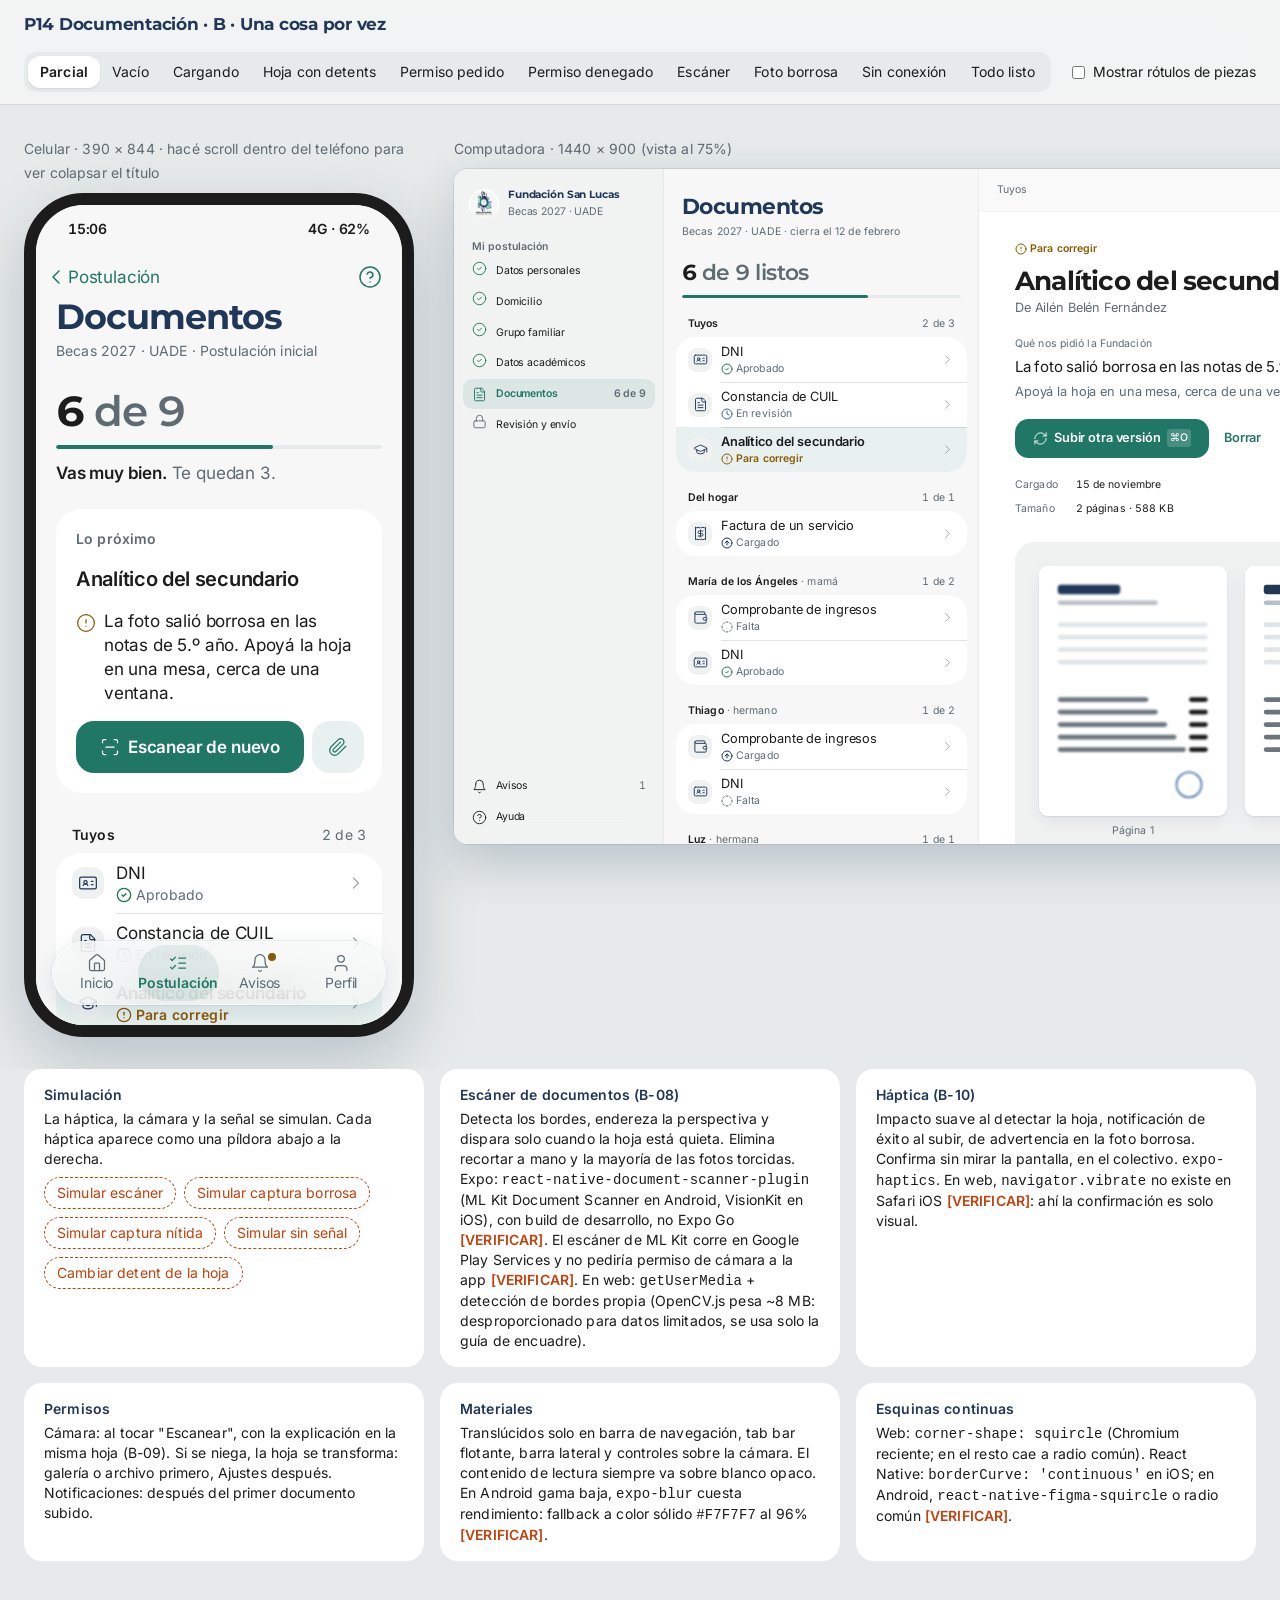
<file: docs/design/v2/application-documents/variante-b-premium.html>
<!doctype html>
<html lang="es-AR">
<head>
<meta charset="utf-8">
<meta name="viewport" content="width=device-width, initial-scale=1">
<title>P14 Documentación · Variante B · Premium</title>
<style>
@font-face{font-family:"Inter";src:url("../../common/fonts/inter-variable.woff2") format("woff2");font-weight:100 900;font-display:swap}
@font-face{font-family:"Montserrat";src:url("../../common/fonts/montserrat-variable.woff2") format("woff2");font-weight:100 900;font-display:swap}

/* ============ TOKENS · Variante B "Una cosa por vez" ============ */
:root{
  /* Tipografía · ratio 1.2 (tercera menor), base 17 (cuerpo iOS) */
  --b-font-text:-apple-system,BlinkMacSystemFont,"Segoe UI Variable Text",Roboto,"Inter",system-ui,sans-serif;
  --b-font-display:"Montserrat",-apple-system,BlinkMacSystemFont,system-ui,sans-serif;
  --b-fs-cap:14px;  --b-lh-cap:20px;  --b-tr-cap:.01em;     /* nota al pie */
  --b-fs-body:17px; --b-lh-body:24px; --b-tr-body:-.01em;   /* cuerpo */
  --b-fs-t3:20px;   --b-lh-t3:28px;   --b-tr-t3:-.015em;    /* título 3 */
  --b-fs-t2:24px;   --b-lh-t2:32px;   --b-tr-t2:-.02em;     /* título 2 */
  --b-fs-t1:29px;   --b-lh-t1:36px;   --b-tr-t1:-.025em;    /* título 1 */
  --b-fs-lg:35px;   --b-lh-lg:40px;   --b-tr-lg:-.03em;     /* large title */
  --b-fs-hero:42px; --b-lh-hero:44px; --b-tr-hero:-.035em;  /* cifra protagonista */
  --b-w-reg:400; --b-w-med:500; --b-w-semi:600; --b-w-bold:700;
  /* Grilla 8 pt con medio paso de 4 */
  --b-sp-1:4px; --b-sp-2:8px; --b-sp-3:12px; --b-sp-4:16px; --b-sp-5:20px; --b-sp-6:24px; --b-sp-8:32px; --b-sp-10:40px; --b-sp-12:48px; --b-sp-16:64px;
  --b-margin:20px; --b-hair:.5px; --b-line:1px; --b-focus-w:3px;
  /* Medidas */
  --b-touch:48px; --b-row:56px; --b-btn:52px; --b-tile:32px; --b-icon:20px; --b-icon-l:24px;
  --b-status:48px; --b-navbar:44px; --b-tabbar:64px; --b-grab:36px;
  --b-sidebar:280px; --b-list:420px; --b-track:4px;
  --b-frame-m-w:390px; --b-frame-m-h:844px; --b-frame-d-w:1440px; --b-frame-d-h:900px;
  /* Color · un único acento */
  --b-bg:#F7F7F7; --b-surface:#FFFFFF; --b-fill:#F0F2F2; --b-fill-2:#E6EAEA;
  --b-label:#1C1C1C; --b-label-2:#5F6B73; --b-title:#203758; --b-on-accent:#FFFFFF;
  --b-sep:rgba(32,55,88,.14);
  --b-accent:#207766; --b-accent-press:#185C4F; --b-accent-tint:rgba(32,119,102,.10); --b-focus:rgba(62,144,128,.55);
  --b-ok:#1E7B4F; --b-obs:#8A5A00; --b-info:#3869A1;
  --b-mat-bar:rgba(247,247,247,.72); --b-mat-side:rgba(240,242,242,.78); --b-mat-dark:rgba(28,28,28,.55);
  --b-mat-blur:saturate(180%) blur(20px);
  --b-scrim:rgba(28,28,28,.32);
  --b-cam:#0E1512;
  --b-piece:#C2410C;
  /* Forma · esquinas continuas (corner-shape: squircle) */
  --b-r-s:12px; --b-r-m:18px; --b-r-l:26px; --b-r-xl:36px; --b-r-cap:999px;
  --b-shadow-sheet:0 -1px 0 var(--b-sep), 0 16px 48px rgba(32,55,88,.18);
  /* Movimiento · springs (aprox. con linear()) */
  --b-spring-snappy:linear(0,.15 5%,.5 12%,.82 20%,.98 28%,1.03 36%,1.02 48%,1.005 65%,1);
  --b-spring-gentle:linear(0,.06 3%,.22 7%,.46 12%,.7 18%,.87 24%,.97 30%,1.02 37%,1.035 44%,1.03 52%,1.015 62%,1.004 75%,1);
  --b-d-snappy:320ms; --b-d-gentle:560ms; --b-d-fade:200ms; --b-ease-out:cubic-bezier(.25,.1,.25,1);
}
@media (prefers-reduced-motion:reduce){:root{--b-d-snappy:0ms;--b-d-gentle:0ms;--b-d-fade:0ms}}

*{box-sizing:border-box;margin:0;padding:0}
body{font-family:var(--b-font-text);font-size:var(--b-fs-body);line-height:var(--b-lh-body);letter-spacing:var(--b-tr-body);color:var(--b-label);background:var(--b-fill-2);-webkit-font-smoothing:antialiased;font-optical-sizing:auto}
button{font:inherit;color:inherit;background:none;border:0;cursor:pointer;letter-spacing:inherit}
:focus-visible{outline:var(--b-focus-w) solid var(--b-focus);outline-offset:var(--b-line)}
.num{font-variant-numeric:tabular-nums}
svg.ic{width:var(--b-icon);height:var(--b-icon);flex:none;stroke-width:1.5}
svg.ic.l{width:var(--b-icon-l);height:var(--b-icon-l)}
.sq{corner-shape:squircle}
@supports not (corner-shape:squircle){.sq{--b-r-fix:.6}}

/* ===== Presentación ===== */
.shell-top{position:sticky;top:0;z-index:50;background:var(--b-mat-bar);backdrop-filter:var(--b-mat-blur);-webkit-backdrop-filter:var(--b-mat-blur);border-bottom:var(--b-hair) solid var(--b-sep);padding:var(--b-sp-3) var(--b-sp-6);display:flex;gap:var(--b-sp-4);align-items:center;flex-wrap:wrap}
.shell-top h1{font-family:var(--b-font-display);font-size:var(--b-fs-body);font-weight:var(--b-w-bold);color:var(--b-title);letter-spacing:var(--b-tr-t3)}
.seg{display:flex;padding:var(--b-sp-1);background:var(--b-fill-2);border-radius:var(--b-r-s);gap:0;flex-wrap:wrap}
.seg button{height:var(--b-sp-8);padding:0 var(--b-sp-3);border-radius:var(--b-r-s);font-size:var(--b-fs-cap);letter-spacing:var(--b-tr-cap);color:var(--b-label);transition:background var(--b-d-fade)}
.seg button[aria-pressed=true]{background:var(--b-surface);font-weight:var(--b-w-semi);box-shadow:0 1px 2px rgba(32,55,88,.12)}
.toggle{margin-left:auto;font-size:var(--b-fs-cap);display:flex;gap:var(--b-sp-2);align-items:center}
.stage{display:flex;gap:var(--b-sp-10);padding:var(--b-sp-8) var(--b-sp-6);align-items:flex-start;overflow-x:auto}
.cap{font-size:var(--b-fs-cap);color:var(--b-label-2);margin-bottom:var(--b-sp-2);letter-spacing:var(--b-tr-cap)}
.phone{width:var(--b-frame-m-w);height:var(--b-frame-m-h);border-radius:calc(var(--b-r-xl) + var(--b-sp-6));border:var(--b-sp-3) solid var(--b-label);overflow:hidden;position:relative;flex:none;background:var(--b-bg);corner-shape:squircle;box-shadow:0 24px 64px rgba(32,55,88,.22)}
.desk-wrap{zoom:.75;flex:none}
.desk{width:var(--b-frame-d-w);height:var(--b-frame-d-h);border-radius:var(--b-r-m);overflow:hidden;position:relative;background:var(--b-bg);box-shadow:0 0 0 var(--b-line) var(--b-sep),0 24px 64px rgba(32,55,88,.22);corner-shape:squircle}
.notes{padding:0 var(--b-sp-6) var(--b-sp-12);display:grid;grid-template-columns:repeat(auto-fill,minmax(320px,1fr));gap:var(--b-sp-4)}
.note{background:var(--b-surface);border-radius:var(--b-r-m);corner-shape:squircle;padding:var(--b-sp-4) var(--b-sp-5);font-size:var(--b-fs-cap);line-height:var(--b-lh-cap);letter-spacing:var(--b-tr-cap)}
.note h3{font-size:var(--b-fs-cap);font-weight:var(--b-w-semi);color:var(--b-title);margin-bottom:var(--b-sp-1)}
.sim{display:flex;gap:var(--b-sp-2);flex-wrap:wrap;margin-top:var(--b-sp-2)}
.sim button{font-size:var(--b-fs-cap);height:var(--b-sp-8);padding:0 var(--b-sp-3);border:var(--b-line) dashed var(--b-piece);color:var(--b-piece);border-radius:var(--b-r-cap)}
.ver{color:var(--b-piece);font-weight:var(--b-w-semi)}
body.piezas [data-pieza]{outline:var(--b-line) dashed var(--b-piece);outline-offset:calc(-1 * var(--b-line))}
body.piezas [data-pieza]::after{content:attr(data-pieza);position:absolute;top:0;left:0;z-index:60;background:var(--b-piece);color:var(--b-on-accent);font:var(--b-w-semi) var(--b-fs-cap)/var(--b-lh-cap) var(--b-font-text);padding:0 var(--b-sp-1);pointer-events:none;white-space:nowrap;letter-spacing:0}
.haptic{position:fixed;right:var(--b-sp-6);bottom:var(--b-sp-6);z-index:80;background:var(--b-label);color:var(--b-on-accent);font-size:var(--b-fs-cap);padding:var(--b-sp-2) var(--b-sp-4);border-radius:var(--b-r-cap);display:flex;gap:var(--b-sp-2);align-items:center;animation:pop var(--b-d-snappy) var(--b-spring-snappy)}

/* ===== Componentes ===== */
.btn{display:flex;align-items:center;justify-content:center;gap:var(--b-sp-2);height:var(--b-btn);padding:0 var(--b-sp-6);border-radius:var(--b-r-m);corner-shape:squircle;font-weight:var(--b-w-semi);font-size:var(--b-fs-body);white-space:nowrap;transition:transform var(--b-d-snappy) var(--b-spring-snappy),background var(--b-d-fade)}
.btn:active{transform:scale(.97)}
.btn.fill{background:var(--b-accent);color:var(--b-on-accent)}
.btn.fill:hover{background:var(--b-accent-press)}
.btn.tint{background:var(--b-accent-tint);color:var(--b-accent)}
.btn.plain{color:var(--b-accent);height:var(--b-touch);padding:0 var(--b-sp-3)}
.btn.block{width:100%}
.btn.sm{height:var(--b-sp-10);font-size:var(--b-fs-cap);padding:0 var(--b-sp-4);border-radius:var(--b-r-s)}
.ibtn{width:var(--b-touch);height:var(--b-touch);display:grid;place-items:center;border-radius:var(--b-r-cap);color:var(--b-accent)}
.ibtn:hover{background:var(--b-accent-tint)}
.kbd{display:inline-grid;place-items:center;min-width:var(--b-sp-6);height:var(--b-sp-6);padding:0 var(--b-sp-1);border-radius:var(--b-sp-1);background:var(--b-fill-2);font-size:var(--b-fs-cap);color:var(--b-label-2);font-weight:var(--b-w-med)}
.btn.fill .kbd{background:rgba(255,255,255,.18);color:var(--b-on-accent)}
.st{display:inline-flex;gap:var(--b-sp-1);align-items:center;font-size:var(--b-fs-cap);line-height:var(--b-lh-cap);letter-spacing:var(--b-tr-cap);color:var(--b-label-2);white-space:nowrap}
.st svg.ic{width:var(--b-sp-4);height:var(--b-sp-4);stroke-width:2}
.st.aprobado svg{color:var(--b-ok)} .st.observado{color:var(--b-obs);font-weight:var(--b-w-semi)} .st.revision svg{color:var(--b-info)} .st.cargado svg{color:var(--b-title)}
.track{height:var(--b-track);border-radius:var(--b-r-cap);background:var(--b-fill-2);overflow:hidden}
.track i{display:block;height:100%;background:var(--b-accent);border-radius:var(--b-r-cap);transform-origin:left;animation:grow var(--b-d-gentle) var(--b-spring-gentle)}
@keyframes grow{from{transform:scaleX(0)}}
@keyframes pop{from{transform:scale(.6);opacity:0}}
@keyframes rise{from{transform:translateY(100%)}}
@keyframes fade{from{opacity:0}}
.sk{background:var(--b-fill-2);border-radius:var(--b-r-s);animation:pulse calc(var(--b-d-gentle) * 3) var(--b-ease-out) infinite alternate}
@keyframes pulse{to{opacity:.45}}
@media (prefers-reduced-motion:reduce){.sk{animation:none}}
.paper{display:block;width:100%;height:100%}

/* ===== MOBILE ===== */
.m{position:absolute;inset:0;background:var(--b-bg);overflow:hidden}
.m-status{position:absolute;top:0;left:0;right:0;height:var(--b-status);z-index:30;display:flex;justify-content:space-between;align-items:center;padding:0 var(--b-sp-8);font-size:var(--b-fs-cap);font-weight:var(--b-w-semi);pointer-events:none}
.m-status.dark{color:var(--b-on-accent)}
.m-nav{position:absolute;top:0;left:0;right:0;z-index:20;padding-top:var(--b-status);background:transparent;transition:background var(--b-d-fade)}
.m-nav.solid{background:var(--b-mat-bar);backdrop-filter:var(--b-mat-blur);-webkit-backdrop-filter:var(--b-mat-blur);box-shadow:0 var(--b-hair) 0 var(--b-sep)}
.m-nav .bar{height:var(--b-navbar);display:grid;grid-template-columns:1fr auto 1fr;align-items:center;padding:0 var(--b-sp-2)}
.m-nav .back{display:flex;align-items:center;gap:0;color:var(--b-accent);height:var(--b-touch);padding-right:var(--b-sp-2);justify-self:start}
.m-nav .mid{font-weight:var(--b-w-semi);opacity:0;transform:translateY(var(--b-sp-1));transition:opacity var(--b-d-fade),transform var(--b-d-snappy) var(--b-spring-snappy);display:flex;gap:var(--b-sp-2);align-items:center}
.m-nav.solid .mid{opacity:1;transform:none}
.m-nav .right{justify-self:end;display:flex}
.pill{display:inline-flex;align-items:center;gap:var(--b-sp-1);height:var(--b-sp-6);padding:0 var(--b-sp-2);border-radius:var(--b-r-cap);background:var(--b-label);color:var(--b-on-accent);font-size:var(--b-fs-cap);font-weight:var(--b-w-med)}
.pill svg.ic{width:var(--b-sp-4);height:var(--b-sp-4)}
.m-scroll{position:absolute;inset:0;overflow-y:auto;padding:calc(var(--b-status) + var(--b-navbar)) 0 calc(var(--b-tabbar) + var(--b-sp-12));scrollbar-width:none}
.lt{padding:0 var(--b-margin) var(--b-sp-1);position:relative}
.lt h1{font-family:var(--b-font-display);font-size:var(--b-fs-lg);line-height:var(--b-lh-lg);letter-spacing:var(--b-tr-lg);font-weight:var(--b-w-bold);color:var(--b-title);transform-origin:left bottom;transition:transform var(--b-d-snappy) var(--b-spring-snappy)}
.lt .sub{font-size:var(--b-fs-cap);line-height:var(--b-lh-cap);color:var(--b-label-2);letter-spacing:var(--b-tr-cap);margin-top:var(--b-sp-1)}
.hero{padding:var(--b-sp-6) var(--b-margin) var(--b-sp-2);display:grid;gap:var(--b-sp-3);position:relative}
.hero .n{font-family:var(--b-font-display);font-size:var(--b-fs-hero);line-height:var(--b-lh-hero);letter-spacing:var(--b-tr-hero);font-weight:var(--b-w-bold);color:var(--b-label);font-variant-numeric:tabular-nums}
.hero .n span{color:var(--b-label-2);font-weight:var(--b-w-semi)}
.hero .msg{font-size:var(--b-fs-body);color:var(--b-label-2)}
.hero .msg b{color:var(--b-label);font-weight:var(--b-w-semi)}
.next{margin:var(--b-sp-4) var(--b-margin) 0;background:var(--b-surface);border-radius:var(--b-r-l);corner-shape:squircle;padding:var(--b-sp-5);display:grid;gap:var(--b-sp-4);position:relative}
.next .ov{font-size:var(--b-fs-cap);line-height:var(--b-lh-cap);letter-spacing:var(--b-tr-cap);color:var(--b-label-2);font-weight:var(--b-w-semi)}
.next h2{font-size:var(--b-fs-t3);line-height:var(--b-lh-t3);letter-spacing:var(--b-tr-t3);font-weight:var(--b-w-semi);color:var(--b-label)}
.next p{color:var(--b-label-2)}
.next .why{display:flex;gap:var(--b-sp-2);align-items:flex-start;color:var(--b-label)}
.next .why svg{color:var(--b-obs);margin-top:var(--b-sp-1)}
.next .row2{display:flex;gap:var(--b-sp-2)}
.next .row2 .fill{flex:1}
.next .row2 .tint{width:var(--b-btn);padding:0}
.sec{margin-top:var(--b-sp-8);position:relative}
.sec h3{padding:0 calc(var(--b-margin) + var(--b-sp-4)) var(--b-sp-2);font-size:var(--b-fs-cap);line-height:var(--b-lh-cap);letter-spacing:var(--b-tr-cap);color:var(--b-label-2);font-weight:var(--b-w-reg);display:flex;justify-content:space-between}
.sec h3 b{font-weight:var(--b-w-semi);color:var(--b-label)}
.group{margin:0 var(--b-margin);background:var(--b-surface);border-radius:var(--b-r-l);corner-shape:squircle;overflow:hidden;list-style:none}
.cell{display:flex;align-items:center;gap:var(--b-sp-3);width:100%;min-height:var(--b-row);padding:var(--b-sp-2) var(--b-sp-4);text-align:left;position:relative;transition:background var(--b-d-fade)}
.cell:active,.cell:hover{background:var(--b-fill)}
.group li+li .cell::before{content:"";position:absolute;top:0;right:0;left:calc(var(--b-sp-4) + var(--b-tile) + var(--b-sp-3));border-top:var(--b-hair) solid var(--b-sep)}
.tile{width:var(--b-tile);height:var(--b-tile);border-radius:var(--b-r-s);corner-shape:squircle;background:var(--b-fill);display:grid;place-items:center;color:var(--b-title);flex:none}
.cell .c{flex:1;min-width:0;display:grid}
.cell .t{font-size:var(--b-fs-body);line-height:var(--b-lh-body)}
.cell .chev{color:var(--b-label-2);opacity:.6}
.tabbar{position:absolute;left:var(--b-sp-4);right:var(--b-sp-4);bottom:var(--b-sp-5);height:var(--b-tabbar);border-radius:var(--b-r-cap);background:var(--b-mat-bar);backdrop-filter:var(--b-mat-blur);-webkit-backdrop-filter:var(--b-mat-blur);box-shadow:inset 0 0 0 var(--b-hair) rgba(255,255,255,.8),0 0 0 var(--b-hair) var(--b-sep),0 8px 24px rgba(32,55,88,.12);display:grid;grid-template-columns:repeat(4,1fr);padding:var(--b-sp-1);z-index:20}
.tabbar a{display:grid;place-items:center;align-content:center;font-size:var(--b-fs-cap);line-height:var(--b-lh-cap);color:var(--b-label-2);text-decoration:none;border-radius:var(--b-r-cap);position:relative}
.tabbar a[aria-current]{color:var(--b-accent);background:var(--b-accent-tint);font-weight:var(--b-w-semi)}
.tabbar .dot{position:absolute;top:var(--b-sp-2);left:calc(50% + var(--b-sp-2));width:var(--b-sp-2);height:var(--b-sp-2);border-radius:var(--b-r-cap);background:var(--b-obs)}
.empty{padding:var(--b-sp-8) var(--b-margin) 0;display:grid;gap:var(--b-sp-4);position:relative}
.empty h2{font-family:var(--b-font-display);font-size:var(--b-fs-t1);line-height:var(--b-lh-t1);letter-spacing:var(--b-tr-t1);font-weight:var(--b-w-bold);color:var(--b-label)}
.empty p{color:var(--b-label-2)}
.done{margin:var(--b-sp-6) var(--b-margin) 0;padding:var(--b-sp-6) var(--b-sp-5);background:var(--b-surface);border-radius:var(--b-r-l);corner-shape:squircle;display:grid;gap:var(--b-sp-3);justify-items:start;position:relative}
.done .mark{width:var(--b-sp-12);height:var(--b-sp-12);border-radius:var(--b-r-cap);background:var(--b-accent);color:var(--b-on-accent);display:grid;place-items:center;animation:pop var(--b-d-gentle) var(--b-spring-gentle)}
.done h2{font-family:var(--b-font-display);font-size:var(--b-fs-t1);line-height:var(--b-lh-t1);letter-spacing:var(--b-tr-t1);font-weight:var(--b-w-bold)}
.done p{color:var(--b-label-2)}
.offline{margin:var(--b-sp-4) var(--b-margin) 0;display:flex;gap:var(--b-sp-3);align-items:flex-start;color:var(--b-label-2);font-size:var(--b-fs-cap);line-height:var(--b-lh-cap);letter-spacing:var(--b-tr-cap);position:relative}
.offline b{color:var(--b-label);display:block;font-size:var(--b-fs-body);line-height:var(--b-lh-body);letter-spacing:var(--b-tr-body);font-weight:var(--b-w-semi)}
/* Hoja con detents */
.scrim{position:absolute;inset:0;background:var(--b-scrim);z-index:40;animation:fade var(--b-d-fade) var(--b-ease-out)}
.sheet{position:absolute;left:0;right:0;bottom:0;z-index:41;background:var(--b-surface);border-radius:var(--b-r-xl) var(--b-r-xl) 0 0;corner-shape:squircle;box-shadow:var(--b-shadow-sheet);padding:0 var(--b-margin) var(--b-sp-8);display:flex;flex-direction:column;gap:var(--b-sp-5);transition:height var(--b-d-gentle) var(--b-spring-gentle);animation:rise var(--b-d-gentle) var(--b-spring-gentle);overflow:hidden}
.sheet>*{flex:none}
.sheet.medium{height:60%} .sheet.auto{height:auto} .sheet.large{height:calc(100% - var(--b-status) - var(--b-sp-2))}
.sheet .grab{align-self:center;width:var(--b-grab);height:var(--b-sp-1);border-radius:var(--b-r-cap);background:var(--b-fill-2);margin-top:var(--b-sp-2);flex:none}
.sheet .grabhit{align-self:stretch;height:var(--b-sp-6);display:grid;place-items:center;flex:none}
.sheet .sh{display:flex;justify-content:space-between;align-items:flex-start;gap:var(--b-sp-3)}
.sheet h2{font-size:var(--b-fs-t2);line-height:var(--b-lh-t2);letter-spacing:var(--b-tr-t2);font-weight:var(--b-w-bold);color:var(--b-label)}
.sheet .who{font-size:var(--b-fs-cap);line-height:var(--b-lh-cap);color:var(--b-label-2);letter-spacing:var(--b-tr-cap)}
.sheet .close{width:var(--b-touch);height:var(--b-touch);border-radius:var(--b-r-cap);display:grid;place-items:center;color:var(--b-label-2);flex:none}
.sheet .close span{width:var(--b-sp-8);height:var(--b-sp-8);border-radius:var(--b-r-cap);background:var(--b-fill);display:grid;place-items:center}
.choices{display:grid;grid-template-columns:1fr 1fr;gap:var(--b-sp-3)}
.choice{background:var(--b-fill);border-radius:var(--b-r-l);corner-shape:squircle;padding:var(--b-sp-4);display:grid;gap:var(--b-sp-2);text-align:left;min-height:calc(var(--b-btn) * 2);align-content:space-between;transition:transform var(--b-d-snappy) var(--b-spring-snappy)}
.choice:active{transform:scale(.97)}
.choice svg{color:var(--b-accent)}
.choice b{font-weight:var(--b-w-semi)}
.choice span{font-size:var(--b-fs-cap);line-height:var(--b-lh-cap);color:var(--b-label-2);letter-spacing:var(--b-tr-cap)}
.choice.primary{background:var(--b-accent);color:var(--b-on-accent)}
.choice.primary svg,.choice.primary span{color:var(--b-on-accent)}
.tips{list-style:none;display:grid;gap:var(--b-sp-3);font-size:var(--b-fs-cap);line-height:var(--b-lh-cap);color:var(--b-label-2);letter-spacing:var(--b-tr-cap)}
.tips li{display:flex;gap:var(--b-sp-3);align-items:flex-start}
.tips svg{color:var(--b-accent)}
.example{display:grid;grid-template-columns:1fr 1fr;gap:var(--b-sp-3)}
.example figure{display:grid;gap:var(--b-sp-2);font-size:var(--b-fs-cap);color:var(--b-label-2);letter-spacing:var(--b-tr-cap)}
.example .pv{aspect-ratio:4/3;border-radius:var(--b-r-m);corner-shape:squircle;background:var(--b-fill);overflow:hidden;padding:var(--b-sp-3)}
.detent{display:flex;justify-content:center;font-size:var(--b-fs-cap);color:var(--b-label-2);gap:var(--b-sp-1);align-items:center}
.glyph{width:var(--b-sp-16);height:var(--b-sp-16);border-radius:var(--b-r-l);corner-shape:squircle;background:var(--b-accent-tint);color:var(--b-accent);display:grid;place-items:center}
.glyph svg.ic{width:var(--b-sp-8);height:var(--b-sp-8)}
.sheet .body{color:var(--b-label-2)}
.sheet .grow{flex:1 1 auto}
.qimg{border-radius:var(--b-r-l);corner-shape:squircle;overflow:hidden;background:var(--b-fill);aspect-ratio:3/2;position:relative}
.qimg .paper{filter:blur(1.5px)}
.qimg .lens{position:absolute;left:10%;right:10%;top:50%;height:26%;border-radius:var(--b-r-s);box-shadow:0 0 0 var(--b-r-cap) rgba(247,247,247,.55);outline:var(--b-line) solid var(--b-obs)}
.facts{display:flex;justify-content:space-between;font-size:var(--b-fs-cap);color:var(--b-label-2);letter-spacing:var(--b-tr-cap)}
.facts b{color:var(--b-label);font-weight:var(--b-w-semi)}
/* Escáner */
.cam{position:absolute;inset:0;background:var(--b-cam);z-index:35;color:var(--b-on-accent)}
.cam .scene{position:absolute;inset:0;background:radial-gradient(120% 80% at 50% 45%,#3A3A34,#141712)}
.cam .docp{position:absolute;left:14%;right:12%;top:20%;bottom:30%;transform:perspective(900px) rotateX(14deg) rotateZ(-3deg);box-shadow:0 20px 40px rgba(0,0,0,.4)}
.cam .quad{position:absolute;left:14%;right:12%;top:20%;bottom:30%;transform:perspective(900px) rotateX(14deg) rotateZ(-3deg);border-radius:var(--b-r-s);background:rgba(32,119,102,.18);outline:var(--b-focus-w) solid rgba(255,255,255,.9);animation:fade var(--b-d-gentle) var(--b-ease-out)}
.cam .topbar{position:absolute;top:var(--b-status);left:var(--b-sp-3);right:var(--b-sp-3);display:flex;justify-content:space-between;align-items:center}
.cam .glass{background:var(--b-mat-dark);backdrop-filter:var(--b-mat-blur);-webkit-backdrop-filter:var(--b-mat-blur);border-radius:var(--b-r-cap);color:var(--b-on-accent)}
.cam .glass.ibtn{color:var(--b-on-accent)}
.cam .hint{position:absolute;left:50%;top:calc(var(--b-status) + var(--b-sp-16));transform:translateX(-50%);padding:var(--b-sp-2) var(--b-sp-4);font-size:var(--b-fs-cap);font-weight:var(--b-w-semi);white-space:nowrap}
.cam .bottom{position:absolute;left:0;right:0;bottom:var(--b-sp-8);display:grid;grid-template-columns:1fr auto 1fr;align-items:center;padding:0 var(--b-sp-6)}
.cam .shutter{width:calc(var(--b-touch) + var(--b-sp-6));height:calc(var(--b-touch) + var(--b-sp-6));border-radius:var(--b-r-cap);border:var(--b-sp-1) solid var(--b-on-accent);display:grid;place-items:center}
.cam .shutter i{width:calc(var(--b-touch) + var(--b-sp-2));height:calc(var(--b-touch) + var(--b-sp-2));border-radius:var(--b-r-cap);background:var(--b-on-accent);transition:transform var(--b-d-snappy) var(--b-spring-snappy)}
.cam .shutter:active i{transform:scale(.88)}
.cam .pages{justify-self:start;font-size:var(--b-fs-cap);padding:var(--b-sp-2) var(--b-sp-3)}
.cam .auto{justify-self:end;font-size:var(--b-fs-cap);padding:var(--b-sp-2) var(--b-sp-3)}

/* ===== DESKTOP ===== */
.d{position:absolute;inset:0;display:grid;grid-template-columns:var(--b-sidebar) var(--b-list) minmax(0,1fr);grid-template-rows:minmax(0,1fr);background:var(--b-bg)}
.d-side{background:var(--b-mat-side);backdrop-filter:var(--b-mat-blur);-webkit-backdrop-filter:var(--b-mat-blur);box-shadow:inset calc(-1 * var(--b-hair)) 0 0 var(--b-sep);padding:var(--b-sp-4) var(--b-sp-3);display:flex;flex-direction:column;gap:var(--b-sp-6);position:relative}
.d-side .brand{display:flex;gap:var(--b-sp-3);align-items:center;padding:var(--b-sp-2) var(--b-sp-2) 0}
.d-side .brand img{width:var(--b-sp-10);height:var(--b-sp-10);border-radius:var(--b-r-cap)}
.d-side .brand b{font-family:var(--b-font-display);font-size:var(--b-fs-cap);color:var(--b-title);display:block;line-height:var(--b-lh-cap)}
.d-side .brand span{font-size:var(--b-fs-cap);color:var(--b-label-2);line-height:var(--b-lh-cap)}
.d-side h4{font-size:var(--b-fs-cap);color:var(--b-label-2);font-weight:var(--b-w-semi);padding:0 var(--b-sp-3);letter-spacing:var(--b-tr-cap)}
.d-side ol{list-style:none;display:grid;gap:var(--b-line)}
.d-side a{display:flex;gap:var(--b-sp-3);align-items:center;height:var(--b-sp-10);padding:0 var(--b-sp-3);border-radius:var(--b-r-s);corner-shape:squircle;color:var(--b-label);text-decoration:none;font-size:var(--b-fs-cap)}
.d-side a:hover{background:rgba(32,55,88,.06)}
.d-side a[aria-current]{background:var(--b-accent-tint);color:var(--b-accent);font-weight:var(--b-w-semi)}
.d-side a .c{margin-left:auto;color:var(--b-label-2);font-variant-numeric:tabular-nums}
.d-side a .ok{color:var(--b-ok)} .d-side a .lock{color:var(--b-label-2)}
.d-side .foot{margin-top:auto}
.d-list{display:flex;flex-direction:column;min-height:0;background:var(--b-bg);box-shadow:inset calc(-1 * var(--b-hair)) 0 0 var(--b-sep);position:relative}
.d-list .hd{padding:var(--b-sp-8) var(--b-sp-6) var(--b-sp-2);display:grid;gap:var(--b-sp-1)}
.d-list .hd h1{font-family:var(--b-font-display);font-size:var(--b-fs-t1);line-height:var(--b-lh-t1);letter-spacing:var(--b-tr-t1);font-weight:var(--b-w-bold);color:var(--b-title)}
.d-list .hd .sub{font-size:var(--b-fs-cap);color:var(--b-label-2);letter-spacing:var(--b-tr-cap)}
.d-list .hero{padding:var(--b-sp-4) var(--b-sp-6) 0}
.d-list .hero .n{font-size:var(--b-fs-t1);line-height:var(--b-lh-t1);letter-spacing:var(--b-tr-t1)}
.d-list .sc{flex:1;overflow:auto;padding-bottom:var(--b-sp-6)}
.d-list .group{margin:0 var(--b-sp-4)}
.d-list .sec{margin-top:var(--b-sp-6)}
.d-list .sec h3{padding:0 var(--b-sp-8) var(--b-sp-2)}
.cell[aria-selected=true]{background:var(--b-accent-tint)}
.cell[aria-selected=true] .t{font-weight:var(--b-w-semi)}
.d-detail{display:flex;flex-direction:column;min-height:0;min-width:0;background:var(--b-surface);position:relative}
.d-tool{height:calc(var(--b-sp-16) - var(--b-sp-2));display:flex;align-items:center;gap:var(--b-sp-2);padding:0 var(--b-sp-6);background:var(--b-mat-bar);backdrop-filter:var(--b-mat-blur);-webkit-backdrop-filter:var(--b-mat-blur);box-shadow:0 var(--b-hair) 0 var(--b-sep);position:relative;z-index:2}
.d-tool .sp{flex:1}
.d-tool .crumb{font-size:var(--b-fs-cap);color:var(--b-label-2);letter-spacing:var(--b-tr-cap)}
.d-body{flex:1;overflow:auto;padding:var(--b-sp-10) var(--b-sp-12);display:grid;grid-template-columns:minmax(0,1fr);gap:var(--b-sp-8);align-content:start}
.d-body .side-info{order:-1}
.d-body h2{font-family:var(--b-font-display);font-size:var(--b-fs-lg);line-height:var(--b-lh-lg);letter-spacing:var(--b-tr-lg);font-weight:var(--b-w-bold);color:var(--b-label)}
.d-body .who{color:var(--b-label-2);margin-top:var(--b-sp-1)}
.canvas{max-width:calc(var(--b-list) * 1.4);background:var(--b-fill);border-radius:var(--b-r-l);corner-shape:squircle;padding:var(--b-sp-8);display:grid;grid-template-columns:1fr 1fr;gap:var(--b-sp-6);position:relative}
.canvas.one{grid-template-columns:minmax(0,1fr)}
.canvas figure{display:grid;gap:var(--b-sp-2);font-size:var(--b-fs-cap);color:var(--b-label-2);text-align:center;letter-spacing:var(--b-tr-cap)}
.canvas .pg{width:100%;aspect-ratio:3/4;background:var(--b-surface);border-radius:var(--b-r-s);overflow:hidden;box-shadow:0 1px 2px rgba(32,55,88,.12),0 8px 24px rgba(32,55,88,.08)}
.canvas .pg.bl .paper{filter:blur(1.5px)}
.dz{border-radius:var(--b-r-l);corner-shape:squircle;border:var(--b-line) dashed var(--b-label-2);display:grid;place-items:center;text-align:center;padding:var(--b-sp-12) var(--b-sp-8);gap:var(--b-sp-3);color:var(--b-label-2);position:relative}
.dz b{color:var(--b-label);font-size:var(--b-fs-t3);line-height:var(--b-lh-t3);letter-spacing:var(--b-tr-t3);font-weight:var(--b-w-semi);display:block}
.dz .glyph{margin:0 auto}
.side-info{display:grid;gap:var(--b-sp-6);align-content:start}
.side-info .lbl{font-size:var(--b-fs-cap);color:var(--b-label-2);letter-spacing:var(--b-tr-cap);margin-bottom:var(--b-sp-1)}
.side-info .reason{font-size:var(--b-fs-t3);line-height:var(--b-lh-t3);letter-spacing:var(--b-tr-t3);color:var(--b-label)}
.side-info .acts{display:flex;gap:var(--b-sp-2);align-items:center}
.side-info .acts .btn.block{width:auto}
.side-info dl{display:grid;grid-template-columns:auto 1fr;gap:var(--b-sp-2) var(--b-sp-6);font-size:var(--b-fs-cap);letter-spacing:var(--b-tr-cap)}
.side-info dt{color:var(--b-label-2)} .side-info dd{font-variant-numeric:tabular-nums}
.d-sheet-wrap{position:absolute;inset:0;z-index:30;background:var(--b-scrim);display:flex;justify-content:center;align-items:flex-start;animation:fade var(--b-d-fade)}
.d-sheet{width:calc(var(--b-list) + var(--b-sidebar));margin-top:calc(var(--b-sp-16) - var(--b-sp-2));background:var(--b-surface);border-radius:0 0 var(--b-r-l) var(--b-r-l);corner-shape:squircle;box-shadow:0 24px 64px rgba(32,55,88,.24);padding:var(--b-sp-6);display:grid;gap:var(--b-sp-5);animation:drop var(--b-d-gentle) var(--b-spring-gentle);position:relative}
@keyframes drop{from{transform:translateY(-24px);opacity:0}}
.d-sheet .qimg{aspect-ratio:5/2}
.d-sheet h2{font-size:var(--b-fs-t2);line-height:var(--b-lh-t2);letter-spacing:var(--b-tr-t2);font-weight:var(--b-w-bold)}
.d-sheet .row2{display:flex;justify-content:flex-end;gap:var(--b-sp-2)}
.d-sheet .row2 .btn{height:var(--b-sp-10);font-size:var(--b-fs-cap);padding:0 var(--b-sp-5);border-radius:var(--b-r-s)}
.d-sheet p{color:var(--b-label-2)}
.offbar{display:flex;gap:var(--b-sp-2);align-items:center;font-size:var(--b-fs-cap);color:var(--b-label-2);letter-spacing:var(--b-tr-cap)}
</style>
</head>
<body>
<header class="shell-top">
  <h1>P14 Documentación · B · Una cosa por vez</h1>
  <div class="seg" id="states" role="group" aria-label="Estados de la pantalla"></div>
  <label class="toggle"><input type="checkbox" id="tgl"> Mostrar rótulos de piezas</label>
</header>
<main class="stage">
  <div><div class="cap">Celular · 390 × 844 · hacé scroll dentro del teléfono para ver colapsar el título</div><div class="phone" id="phone"></div></div>
  <div><div class="cap">Computadora · 1440 × 900 (vista al 75%)</div><div class="desk-wrap"><div class="desk" id="desk"></div></div></div>
</main>
<section class="notes">
  <div class="note"><h3>Simulación</h3><p>La háptica, la cámara y la señal se simulan. Cada háptica aparece como una píldora abajo a la derecha.</p>
    <div class="sim"><button data-act="cam">Simular escáner</button><button data-act="snap-blur">Simular captura borrosa</button><button data-act="snap-ok">Simular captura nítida</button><button data-act="off">Simular sin señal</button><button data-act="detent">Cambiar detent de la hoja</button></div></div>
  <div class="note"><h3>Escáner de documentos (B-08)</h3><p>Detecta los bordes, endereza la perspectiva y dispara solo cuando la hoja está quieta. Elimina recortar a mano y la mayoría de las fotos torcidas. Expo: <code>react-native-document-scanner-plugin</code> (ML Kit Document Scanner en Android, VisionKit en iOS), con build de desarrollo, no Expo Go <span class="ver">[VERIFICAR]</span>. El escáner de ML Kit corre en Google Play Services y no pediría permiso de cámara a la app <span class="ver">[VERIFICAR]</span>. En web: <code>getUserMedia</code> + detección de bordes propia (OpenCV.js pesa ~8 MB: desproporcionado para datos limitados, se usa solo la guía de encuadre).</p></div>
  <div class="note"><h3>Háptica (B-10)</h3><p>Impacto suave al detectar la hoja, notificación de éxito al subir, de advertencia en la foto borrosa. Confirma sin mirar la pantalla, en el colectivo. <code>expo-haptics</code>. En web, <code>navigator.vibrate</code> no existe en Safari iOS <span class="ver">[VERIFICAR]</span>: ahí la confirmación es solo visual.</p></div>
  <div class="note"><h3>Permisos</h3><p>Cámara: al tocar "Escanear", con la explicación en la misma hoja (B-09). Si se niega, la hoja se transforma: galería o archivo primero, Ajustes después. Notificaciones: después del primer documento subido.</p></div>
  <div class="note"><h3>Materiales</h3><p>Translúcidos solo en barra de navegación, tab bar flotante, barra lateral y controles sobre la cámara. El contenido de lectura siempre va sobre blanco opaco. En Android gama baja, <code>expo-blur</code> cuesta rendimiento: fallback a color sólido <code>#F7F7F7</code> al 96% <span class="ver">[VERIFICAR]</span>.</p></div>
  <div class="note"><h3>Esquinas continuas</h3><p>Web: <code>corner-shape: squircle</code> (Chromium reciente; en el resto cae a radio común). React Native: <code>borderCurve: 'continuous'</code> en iOS; en Android, <code>react-native-figma-squircle</code> o radio común <span class="ver">[VERIFICAR]</span>.</p></div>
</section>

<script>
/* Íconos Lucide (ISC License, lucide.dev): subconjunto usado en esta variante */
const ICONS={"phone":"<path d=\"M22 16.92v3a2 2 0 0 1-2.18 2 19.79 19.79 0 0 1-8.63-3.07 19.5 19.5 0 0 1-6-6 19.79 19.79 0 0 1-3.07-8.67A2 2 0 0 1 4.11 2h3a2 2 0 0 1 2 1.72 12.84 12.84 0 0 0 .7 2.81 2 2 0 0 1-.45 2.11L8.09 9.91a16 16 0 0 0 6 6l1.27-1.27a2 2 0 0 1 2.11-.45 12.84 12.84 0 0 0 2.81.7A2 2 0 0 1 22 16.92z\" />","id-card":"<path d=\"M16 10h2\" /> <path d=\"M16 14h2\" /> <path d=\"M6.17 15a3 3 0 0 1 5.66 0\" /> <circle cx=\"9\" cy=\"11\" r=\"2\" /> <rect x=\"2\" y=\"5\" width=\"20\" height=\"14\" rx=\"2\" />","file-text":"<path d=\"M15 2H6a2 2 0 0 0-2 2v16a2 2 0 0 0 2 2h12a2 2 0 0 0 2-2V7Z\" /> <path d=\"M14 2v4a2 2 0 0 0 2 2h4\" /> <path d=\"M10 9H8\" /> <path d=\"M16 13H8\" /> <path d=\"M16 17H8\" />","graduation-cap":"<path d=\"M21.42 10.922a1 1 0 0 0-.019-1.838L12.83 5.18a2 2 0 0 0-1.66 0L2.6 9.08a1 1 0 0 0 0 1.832l8.57 3.908a2 2 0 0 0 1.66 0z\" /> <path d=\"M22 10v6\" /> <path d=\"M6 12.5V16a6 3 0 0 0 12 0v-3.5\" />","receipt":"<path d=\"M4 2v20l2-1 2 1 2-1 2 1 2-1 2 1 2-1 2 1V2l-2 1-2-1-2 1-2-1-2 1-2-1-2 1Z\" /> <path d=\"M16 8h-6a2 2 0 1 0 0 4h4a2 2 0 1 1 0 4H8\" /> <path d=\"M12 17.5v-11\" />","wallet":"<path d=\"M19 7V4a1 1 0 0 0-1-1H5a2 2 0 0 0 0 4h15a1 1 0 0 1 1 1v4h-3a2 2 0 0 0 0 4h3a1 1 0 0 0 1-1v-2a1 1 0 0 0-1-1\" /> <path d=\"M3 5v14a2 2 0 0 0 2 2h15a1 1 0 0 0 1-1v-4\" />","file-check":"<path d=\"M15 2H6a2 2 0 0 0-2 2v16a2 2 0 0 0 2 2h12a2 2 0 0 0 2-2V7Z\" /> <path d=\"M14 2v4a2 2 0 0 0 2 2h4\" /> <path d=\"m9 15 2 2 4-4\" />","pen-line":"<path d=\"M12 20h9\"/><path d=\"M16.376 3.622a1 1 0 0 1 3.002 3.002L7.368 18.635a2 2 0 0 1-.855.506l-2.872.838a.5.5 0 0 1-.62-.62l.838-2.872a2 2 0 0 1 .506-.854z\"/>","circle-dashed":"<path d=\"M10.1 2.182a10 10 0 0 1 3.8 0\"/><path d=\"M13.9 21.818a10 10 0 0 1-3.8 0\"/><path d=\"M17.609 3.721a10 10 0 0 1 2.69 2.7\"/><path d=\"M2.182 13.9a10 10 0 0 1 0-3.8\"/><path d=\"M20.279 17.609a10 10 0 0 1-2.7 2.69\"/><path d=\"M21.818 10.1a10 10 0 0 1 0 3.8\"/><path d=\"M3.721 6.391a10 10 0 0 1 2.7-2.69\"/><path d=\"M6.391 20.279a10 10 0 0 1-2.69-2.7\"/>","circle-arrow-up":"<circle cx=\"12\" cy=\"12\" r=\"10\"/><path d=\"m16 12-4-4-4 4\"/><path d=\"M12 16V8\"/>","clock":"<circle cx=\"12\" cy=\"12\" r=\"10\" /> <polyline points=\"12 6 12 12 16 14\" />","circle-check":"<circle cx=\"12\" cy=\"12\" r=\"10\" /> <path d=\"m9 12 2 2 4-4\" />","circle-alert":"<circle cx=\"12\" cy=\"12\" r=\"10\" /> <line x1=\"12\" x2=\"12\" y1=\"8\" y2=\"12\" /> <line x1=\"12\" x2=\"12.01\" y1=\"16\" y2=\"16\" />","cloud-off":"<path d=\"m2 2 20 20\"/><path d=\"M5.782 5.782A7 7 0 0 0 9 19h8.5a4.5 4.5 0 0 0 1.307-.193\"/><path d=\"M21.532 16.5A4.5 4.5 0 0 0 17.5 10h-1.79A7.008 7.008 0 0 0 10 5.07\"/>","vibrate":"<path d=\"m2 8 2 2-2 2 2 2-2 2\"/><path d=\"m22 8-2 2 2 2-2 2 2 2\"/><rect width=\"8\" height=\"14\" x=\"8\" y=\"5\" rx=\"1\"/>","chevron-left":"<path d=\"m15 18-6-6 6-6\" />","circle-help":"<circle cx=\"12\" cy=\"12\" r=\"10\" /> <path d=\"M9.09 9a3 3 0 0 1 5.83 1c0 2-3 3-3 3\" /> <path d=\"M12 17h.01\" />","house":"<path d=\"M15 21v-8a1 1 0 0 0-1-1h-4a1 1 0 0 0-1 1v8\" /> <path d=\"M3 10a2 2 0 0 1 .709-1.528l7-5.999a2 2 0 0 1 2.582 0l7 5.999A2 2 0 0 1 21 10v9a2 2 0 0 1-2 2H5a2 2 0 0 1-2-2z\" />","list-checks":"<path d=\"m3 17 2 2 4-4\" /> <path d=\"m3 7 2 2 4-4\" /> <path d=\"M13 6h8\" /> <path d=\"M13 12h8\" /> <path d=\"M13 18h8\" />","bell":"<path d=\"M6 8a6 6 0 0 1 12 0c0 7 3 9 3 9H3s3-2 3-9\" /> <path d=\"M10.3 21a1.94 1.94 0 0 0 3.4 0\" />","user":"<path d=\"M19 21v-2a4 4 0 0 0-4-4H9a4 4 0 0 0-4 4v2\" /> <circle cx=\"12\" cy=\"7\" r=\"4\" />","scan-line":"<path d=\"M3 7V5a2 2 0 0 1 2-2h2\" /> <path d=\"M17 3h2a2 2 0 0 1 2 2v2\" /> <path d=\"M21 17v2a2 2 0 0 1-2 2h-2\" /> <path d=\"M7 21H5a2 2 0 0 1-2-2v-2\" /> <path d=\"M7 12h10\" />","check":"<path d=\"M20 6 9 17l-5-5\" />","paperclip":"<path d=\"m21.44 11.05-9.19 9.19a6 6 0 0 1-8.49-8.49l8.57-8.57A4 4 0 1 1 18 8.84l-8.59 8.57a2 2 0 0 1-2.83-2.83l8.49-8.48\" />","chevron-right":"<path d=\"m9 18 6-6-6-6\" />","x":"<path d=\"M18 6 6 18\" /> <path d=\"m6 6 12 12\" />","image":"<rect width=\"18\" height=\"18\" x=\"3\" y=\"3\" rx=\"2\" ry=\"2\" /> <circle cx=\"9\" cy=\"9\" r=\"2\" /> <path d=\"m21 15-3.086-3.086a2 2 0 0 0-2.828 0L6 21\" />","chevron-down":"<path d=\"m6 9 6 6 6-6\" />","chevron-up":"<path d=\"m18 15-6-6-6 6\" />","camera":"<path d=\"M14.5 4h-5L7 7H4a2 2 0 0 0-2 2v9a2 2 0 0 0 2 2h16a2 2 0 0 0 2-2V9a2 2 0 0 0-2-2h-3l-2.5-3z\" /> <circle cx=\"12\" cy=\"13\" r=\"3\" />","flashlight":"<path d=\"M18 6c0 2-2 2-2 4v10a2 2 0 0 1-2 2h-4a2 2 0 0 1-2-2V10c0-2-2-2-2-4V2h12z\" /> <line x1=\"6\" x2=\"18\" y1=\"6\" y2=\"6\" /> <line x1=\"12\" x2=\"12\" y1=\"12\" y2=\"12\" />","lock":"<rect width=\"18\" height=\"11\" x=\"3\" y=\"11\" rx=\"2\" ry=\"2\" /> <path d=\"M7 11V7a5 5 0 0 1 10 0v4\" />","eye":"<path d=\"M2.062 12.348a1 1 0 0 1 0-.696 10.75 10.75 0 0 1 19.876 0 1 1 0 0 1 0 .696 10.75 10.75 0 0 1-19.876 0\" /> <circle cx=\"12\" cy=\"12\" r=\"3\" />","ellipsis":"<circle cx=\"12\" cy=\"12\" r=\"1\"/><circle cx=\"19\" cy=\"12\" r=\"1\"/><circle cx=\"5\" cy=\"12\" r=\"1\"/>","cloud-upload":"<path d=\"M12 13v8\" /> <path d=\"M4 14.899A7 7 0 1 1 15.71 8h1.79a4.5 4.5 0 0 1 2.5 8.242\" /> <path d=\"m8 17 4-4 4 4\" />","folder-open":"<path d=\"m6 14 1.5-2.9A2 2 0 0 1 9.24 10H20a2 2 0 0 1 1.94 2.5l-1.54 6a2 2 0 0 1-1.95 1.5H4a2 2 0 0 1-2-2V5a2 2 0 0 1 2-2h3.9a2 2 0 0 1 1.69.9l.81 1.2a2 2 0 0 0 1.67.9H18a2 2 0 0 1 2 2v2\" />","refresh-cw":"<path d=\"M3 12a9 9 0 0 1 9-9 9.75 9.75 0 0 1 6.74 2.74L21 8\" /> <path d=\"M21 3v5h-5\" /> <path d=\"M21 12a9 9 0 0 1-9 9 9.75 9.75 0 0 1-6.74-2.74L3 16\" /> <path d=\"M8 16H3v5\" />"};
const ic=(n,c='')=>`<svg class="ic ${c}" viewBox="0 0 24 24" fill="none" stroke="currentColor" stroke-linecap="round" stroke-linejoin="round" aria-hidden="true">${ICONS[n]||''}</svg>`;
const PEOPLE={yo:{grp:'Tuyos',name:'Ailén Belén Fernández'},hog:{grp:'Del hogar',name:''},gra:{grp:'María de los Ángeles',rel:'mamá',name:'María de los Ángeles Quiroga Villafañe'},thi:{grp:'Thiago',rel:'hermano',name:'Thiago Fernández'},luz:{grp:'Luz',rel:'hermana',name:'Luz Fernández'},opt:{grp:'Opcionales',name:''}};
const BASE=[
 {id:'dni',who:'yo',t:'DNI',ty:'id-card',req:1,pages:2,st:'aprobado',when:'12 de noviembre'},
 {id:'cuil',who:'yo',t:'Constancia de CUIL',ty:'file-text',req:1,pages:1,st:'revision',when:'13 de noviembre'},
 {id:'anal',who:'yo',t:'Analítico del secundario',ty:'graduation-cap',req:1,pages:2,st:'observado',when:'15 de noviembre',why:'La foto salió borrosa en las notas de 5.º año.',tip:'Apoyá la hoja en una mesa, cerca de una ventana.'},
 {id:'fact',who:'hog',t:'Factura de un servicio',ty:'receipt',req:1,pages:1,st:'cargado',when:'hoy, 14:05'},
 {id:'ingG',who:'gra',t:'Comprobante de ingresos',ty:'wallet',req:1,pages:1,st:'pendiente'},
 {id:'dniG',who:'gra',t:'DNI',ty:'id-card',req:1,pages:2,st:'aprobado',when:'12 de noviembre'},
 {id:'ingT',who:'thi',t:'Comprobante de ingresos',ty:'wallet',req:1,pages:1,st:'cargado',when:'hoy, 13:58'},
 {id:'dniT',who:'thi',t:'DNI',ty:'id-card',req:1,pages:2,st:'pendiente'},
 {id:'dniL',who:'luz',t:'DNI',ty:'id-card',req:1,pages:2,st:'revision',when:'14 de noviembre'},
 {id:'cud',who:'opt',t:'Certificado de discapacidad',ty:'file-check',req:0,pages:1,st:'pendiente'},
 {id:'carta',who:'opt',t:'Carta de motivación',ty:'pen-line',req:0,pages:1,st:'pendiente'}
];
const ST={pendiente:['Falta','circle-dashed'],cargado:['Cargado','circle-arrow-up'],revision:['En revisión','clock'],aprobado:['Aprobado','circle-check'],observado:['Para corregir','circle-alert'],espera:['Se sube con señal','cloud-off']};
const STATES=[['parcial','Parcial'],['vacio','Vacío'],['cargando','Cargando'],['hoja','Hoja con detents'],['permiso','Permiso pedido'],['denegado','Permiso denegado'],['camara','Escáner'],['calidad','Foto borrosa'],['offline','Sin conexión'],['completo','Todo listo']];
let S='parcial',sel='anal',detent='medium',hapt=null;

function docs(){let d=BASE.map(x=>({...x}));
 if(S==='vacio')d.forEach(x=>{x.st='pendiente';x.when=null});
 if(S==='completo')d.forEach(x=>{if(x.req&&(x.st==='pendiente'||x.st==='observado')){x.st='cargado';x.when='hoy, 15:14'}});
 if(S==='offline'){const a=d.find(x=>x.id==='anal');a.st='espera';a.when='hoy, 15:02'}
 return d}
const ready=x=>['cargado','revision','aprobado'].includes(x.st);
function stats(d){const r=d.filter(x=>x.req);return{r:r.filter(ready).length,t:r.length,left:r.filter(x=>!ready(x)).length}}
function next(d){return d.find(x=>x.req&&x.st==='observado')||d.find(x=>x.req&&x.st==='pendiente')}
const st=x=>`<span class="st ${x.st}">${ic(ST[x.st][1])}${ST[x.st][0]}</span>`;
function paper(){return `<svg class="paper" viewBox="0 0 120 160" preserveAspectRatio="xMidYMid slice" aria-hidden="true"><rect width="120" height="160" fill="#FFFFFF"/><rect x="12" y="12" width="40" height="6" rx="2" fill="#203758"/><rect x="12" y="22" width="64" height="3" rx="1.5" fill="#B9C0C5"/>${[36,44,52,60].map(y=>`<rect x="12" y="${y}" width="96" height="3" rx="1.5" fill="#E1E5E8"/>`).join('')}${[84,92,100,108,116].map((y,i)=>`<rect x="12" y="${y}" width="${58+i*6}" height="3" rx="1.5" fill="#6B767D"/><rect x="96" y="${y}" width="12" height="3" rx="1.5" fill="#1C1C1C"/>`).join('')}<circle cx="96" cy="140" r="8" fill="none" stroke="#3869A1"/></svg>`}
function haptic(kind){hapt=kind;const h=document.getElementById('hp');if(h)h.remove();const e=document.createElement('div');e.id='hp';e.className='haptic';e.innerHTML=ic('vibrate')+'Háptica simulada: '+kind;document.body.appendChild(e);setTimeout(()=>e.remove(),2200)}

/* ---------- MOBILE ---------- */
function mobile(){
 const d=docs(),s=stats(d),n=next(d);
 const dark=S==='camara';
 const status=`<div class="m-status${dark?' dark':''}"><span class="num">15:06</span><span class="num">${S==='offline'?'Sin señal':'4G'} · 62%</span></div>`;
 const nav=`<div class="m-nav" id="mnav" data-pieza="B-01 barra de navegación translúcida"><div class="bar"><button class="back">${ic('chevron-left','l')}Postulación</button><div class="mid">Documentos${S==='offline'?`<span class="pill">${ic('cloud-off')}1</span>`:''}</div><div class="right"><button class="ibtn" aria-label="Ayuda">${ic('circle-help','l')}</button></div></div></div>`;
 const tab=`<nav class="tabbar" data-pieza="B-05 tab bar flotante"><a href="#">${ic('house')}Inicio</a><a href="#" aria-current="page">${ic('list-checks')}Postulación</a><a href="#">${ic('bell')}Avisos<span class="dot" aria-label="1 aviso nuevo"></span></a><a href="#">${ic('user')}Perfil</a></nav>`;
 let body='';
 const lt=`<div class="lt" data-pieza="B-02 large title colapsable"><h1 id="lt">Documentos</h1><div class="sub">Becas 2027 · UADE · Postulación inicial</div></div>`;
 if(S==='cargando'){
  body=lt+`<div class="hero"><div class="sk" style="height:var(--b-lh-hero);width:50%"></div><div class="sk" style="height:var(--b-track)"></div></div><div class="next"><div class="sk" style="height:var(--b-lh-t3);width:70%"></div><div class="sk" style="height:var(--b-btn)"></div></div><div class="sec"><ul class="group">${[1,2,3,4].map(()=>`<li><div class="cell"><span class="tile sk"></span><span class="c"><span class="sk" style="height:var(--b-lh-cap);width:60%"></span></span></div></li>`).join('')}</ul></div>`;
 } else if(S==='vacio'){
  body=lt+`<div class="empty" data-pieza="B-12 estado vacío"><h2>Juntemos tus papeles.</h2><p>Son 9 obligatorios. No hace falta hacerlo hoy: lo que cargues queda guardado. Los de tu familia, pediselos con tiempo.</p><button class="btn fill block" data-act="sheet">${ic('scan-line')}Escanear tu DNI</button></div>`+lists(d);
 } else {
  const hero=`<div class="hero" data-pieza="B-03 avance protagonista"><div class="n">${s.r} <span>de ${s.t}</span></div><div class="track" role="progressbar" aria-valuenow="${s.r}" aria-valuemax="${s.t}" aria-label="Documentos obligatorios listos"><i style="width:${s.r/s.t*100}%"></i></div><div class="msg">${S==='completo'?'<b>Tenés todo.</b> Ya podés enviar tu postulación.':`<b>Vas muy bien.</b> Te ${s.left===1?'queda':'quedan'} ${s.left}.`}</div></div>`;
  let card='';
  if(S==='completo') card=`<div class="done" data-pieza="B-13 cierre completo"><span class="mark">${ic('check','l')}</span><h2>Listo, Ailén.</h2><p>Están los 9 documentos obligatorios. Revisá todo una vez más y enviala antes del 12 de febrero.</p><button class="btn fill block">Revisar y enviar</button></div>`;
  else if(S==='offline') card=`<div class="offline" data-pieza="B-11 aviso sin conexión">${ic('cloud-off','l')}<div><b>Estás sin señal</b>El analítico quedó guardado en el celular. Se sube solo cuando vuelva la conexión.</div></div>`+nextCard(d.find(x=>x.id==='ingG'));
  else card=nextCard(n);
  body=lt+hero+card+lists(d);
 }
 let over='';
 if(['hoja','permiso','denegado','calidad'].includes(S)) over=`<div class="scrim" data-act="closesheet"></div>`+msheet(d);
 if(S==='camara') over=scanner();
 return `<div class="m">${status}${S!=='camara'?nav:''}<div class="m-scroll" id="mscroll">${body}</div>${S!=='camara'?tab:''}${over}</div>`;
}
function nextCard(n){ if(!n)return'';
 const who=PEOPLE[n.who]; const obs=n.st==='observado';
 return `<section class="next" data-pieza="B-04 tarjeta de lo próximo"><div class="ov">Lo próximo</div><div><h2>${n.t}${who.rel?' de '+(n.who==='gra'?'tu mamá':'tu '+who.rel):''}</h2></div>
  ${obs?`<p class="why">${ic('circle-alert')}<span>${n.why} ${n.tip}</span></p>`:`<p>Sirve un recibo de sueldo, la constancia de monotributo o una declaración jurada.</p>`}
  <div class="row2"><button class="btn fill" data-act="sheet">${ic('scan-line')}${obs?'Escanear de nuevo':'Escanear'}</button><button class="btn tint" aria-label="Elegir archivo" data-act="sheet">${ic('paperclip')}</button></div></section>`}
function lists(d){
 return Object.keys(PEOPLE).map(k=>{const items=d.filter(x=>x.who===k);if(!items.length)return'';const p=PEOPLE[k];
  return `<section class="sec" ${k==='yo'?'data-pieza="B-06 lista agrupada inset"':''}><h3><span><b>${p.grp}</b>${p.rel?' · '+p.rel:''}</span><span class="num">${k==='opt'?'si corresponde':items.filter(ready).length+' de '+items.length}</span></h3><ul class="group">${items.map(x=>`<li><button class="cell" data-act="pick" data-id="${x.id}" aria-selected="${sel===x.id}"><span class="tile sq">${ic(x.ty)}</span><span class="c"><span class="t">${x.t}</span>${st(x)}</span>${ic('chevron-right','chev')}</button></li>`).join('')}</ul></section>`}).join('')}
function msheet(d){
 const x=d.find(y=>y.id===(S==='calidad'?'anal':S==='hoja'?'ingG':'ingG'));
 const head=(t,w)=>`<div class="grabhit" data-act="detent" aria-label="Cambiar altura de la hoja"><span class="grab"></span></div><div class="sh"><div><h2>${t}</h2><div class="who">${w}</div></div><button class="close" aria-label="Cerrar" data-act="closesheet"><span>${ic('x')}</span></button></div>`;
 if(S==='hoja') return `<div class="sheet ${detent}" role="dialog" aria-label="Cargar comprobante" data-pieza="B-07 hoja con detents">${head('Comprobante de ingresos','De María de los Ángeles · tu mamá')}
  <div class="choices"><button class="choice primary" data-act="perm">${ic('scan-line','l')}<div><b>Escanear</b><br><span>Recortamos y enderezamos solos</span></div></button><button class="choice">${ic('image','l')}<div><b>Galería o PDF</b><br><span>Si te lo mandaron por WhatsApp</span></div></button></div>
  <ul class="tips"><li>${ic('check')}<span>Sirve un recibo de sueldo, la constancia de monotributo, la certificación negativa de ANSES o una declaración jurada.</span></li><li>${ic('check')}<span>Del último mes. Si son changas, la declaración jurada alcanza.</span></li></ul>
  ${detent==='large'?`<div class="example"><figure><div class="pv sq">${paper()}</div>Así se ve bien</figure><figure><div class="pv sq" style="filter:blur(2px)">${paper()}</div>Así no se lee</figure></div>`:''}
  <div class="detent">${ic(detent==='large'?'chevron-down':'chevron-up')}${detent==='large'?'Deslizá para achicar':'Deslizá para ver un ejemplo'}</div></div>`;
 if(S==='permiso') return `<div class="sheet auto" role="dialog" aria-label="Permiso de cámara" data-pieza="B-09 pre-permiso en la hoja">${head('Escanear con la cámara','Comprobante de ingresos · tu mamá')}
  <span class="glyph sq">${ic('camera')}</span><p class="body">Vamos a pedirte permiso para usar la cámara. Solo se enciende mientras escaneás, y la foto se achica antes de subir para cuidar tus datos.</p><div class="grow"></div>
  <button class="btn fill block" data-act="cam">Continuar</button><button class="btn plain" data-act="deny">Ahora no</button></div>`;
 if(S==='denegado') return `<div class="sheet auto" role="dialog" aria-label="Sin cámara" data-pieza="B-09b hoja de permiso denegado">${head('Sin cámara, también se puede','Comprobante de ingresos · tu mamá')}
  <p class="body">La cámara está desactivada para esta app. Podés elegir una foto de la galería o un PDF, por ejemplo el que te mandaron por WhatsApp.</p><div class="grow"></div>
  <button class="btn fill block">${ic('image')}Elegir de la galería o archivos</button><button class="btn plain">Activar la cámara en Ajustes</button></div>`;
 if(S==='calidad') return `<div class="sheet large" role="dialog" aria-label="Revisión de la foto" data-pieza="B-10 revisión de calidad">${head('Se ve un poco movida','Analítico del secundario · página 1 de 2')}
  <div class="qimg sq">${paper()}<span class="lens"></span></div>
  <p class="body">Las notas de 5.º año no se leen bien. Probá apoyar la hoja en una mesa, cerca de una ventana.</p>
  <ul class="tips"><li>${ic('circle-alert')}<span style="color:var(--b-label)">Nitidez baja en la parte de abajo</span></li><li>${ic('circle-check')}<span>Luz y bordes, bien</span></li></ul><div class="grow"></div>
  <div class="facts"><span>Recortada y achicada</span><b class="num">2,4 MB → 310 KB</b></div>
  <button class="btn fill block" data-act="cam">${ic('scan-line')}Escanear de nuevo</button><button class="btn plain" data-act="snap-ok">Usar esta igual</button></div>`;
 return '';
}
function scanner(){return `<div class="cam" data-pieza="B-08 escáner con detección de bordes"><div class="scene"></div><div class="docp">${paper()}</div><div class="quad"></div>
 <div class="topbar"><button class="ibtn glass" aria-label="Cerrar" data-act="closesheet">${ic('x')}</button><span class="glass" style="padding:var(--b-sp-2) var(--b-sp-3);font-size:var(--b-fs-cap)">Analítico · página 1 de 2</span><button class="ibtn glass" aria-label="Linterna">${ic('flashlight')}</button></div>
 <div class="hint glass">Quedate quieto… ya casi</div>
 <div class="bottom"><span class="pages glass num">0 de 2</span><button class="shutter" aria-label="Sacar foto" data-act="snap-blur"><i></i></button><span class="auto glass">Automático</span></div></div>`}

/* ---------- DESKTOP ---------- */
function desktop(){
 const d=docs(),s=stats(d);
 const steps=[['Datos personales',1],['Domicilio',1],['Grupo familiar',1],['Datos académicos',1],['Documentos',0],['Revisión y envío',-1]];
 const side=`<aside class="d-side" data-pieza="B-14 barra lateral translúcida"><div class="brand"><img src="../../common/brand/logo-provisional.png" alt="Fundación San Lucas"><div><b>Fundación San Lucas</b><span>Becas 2027 · UADE</span></div></div>
  <div><h4>Mi postulación</h4><ol>${steps.map(([l,v])=>`<li><a href="#" ${v===0?'aria-current="page"':''}>${v===1?`<span class="ok">${ic('circle-check')}</span>`:v===0?ic('file-text'):`<span class="lock">${ic('lock')}</span>`}${l}${v===0?`<span class="c">${s.r} de ${s.t}</span>`:''}</a></li>`).join('')}</ol></div>
  <div class="foot"><ol><li><a href="#">${ic('bell')}Avisos<span class="c">1</span></a></li><li><a href="#">${ic('circle-help')}Ayuda</a></li></ol></div></aside>`;
 let list;
 if(S==='cargando') list=`<section class="d-list"><div class="hd"><h1>Documentos</h1></div><div class="hero"><div class="sk" style="height:var(--b-lh-t1);width:40%"></div></div><div class="sc"><div class="sec"><ul class="group">${[1,2,3,4,5].map(()=>`<li><div class="cell"><span class="tile sk"></span><span class="c"><span class="sk" style="height:var(--b-lh-cap);width:60%"></span></span></div></li>`).join('')}</ul></div></div></section>`;
 else list=`<section class="d-list" data-pieza="B-15 columna de lista"><div class="hd"><h1>Documentos</h1><div class="sub">Becas 2027 · UADE · cierra el 12 de febrero</div></div>
  <div class="hero"><div class="n">${s.r} <span>de ${s.t} listos</span></div><div class="track"><i style="width:${s.r/s.t*100}%"></i></div></div>
  <div class="sc">${lists(d)}</div></section>`;
 return `<div class="d">${side}${list}${detail(d)}${dsheet()}</div>`;
}
function detail(d){
 if(S==='cargando') return `<section class="d-detail"><div class="d-tool"></div><div class="d-body"><div class="sk" style="height:calc(var(--b-sp-16)*6)"></div></div></section>`;
 const x=d.find(y=>y.id===sel)||d[0]; const p=PEOPLE[x.who];
 const tool=`<div class="d-tool" data-pieza="B-16 barra de herramientas"><span class="crumb">${p.grp}${p.rel?' · '+p.rel:''}</span><span class="sp"></span>${S==='offline'?`<span class="offbar">${ic('cloud-off')}Sin conexión · 1 documento esperando</span>`:''}
  ${x.st!=='pendiente'?`<button class="btn sm tint">${ic('eye')}Ver grande</button>`:''}<button class="ibtn" aria-label="Más opciones">${ic('ellipsis')}</button></div>`;
 let left;
 if(x.st==='pendiente') left=`<div class="dz" data-pieza="B-17 zona para soltar"><span class="glyph sq">${ic('cloud-upload')}</span><div><b>Soltá el archivo acá</b>PDF, JPG o PNG. Lo achicamos antes de subirlo.</div><button class="btn sm tint">${ic('folder-open')}Elegir en la computadora</button></div>`;
 else left=`<div class="canvas ${x.pages===1?'one':''}" data-pieza="B-18 lienzo de vista previa">${Array.from({length:x.pages}).map((_,i)=>`<figure><div class="pg ${x.st==='observado'&&i===0?'bl':''}">${paper()}</div>${x.ty==='id-card'?(i?'Dorso':'Frente'):'Página '+(i+1)}</figure>`).join('')}</div>`;
 const reason=x.st==='observado'?`<div><div class="lbl">Qué nos pidió la Fundación</div><div class="reason">${x.why}</div><p style="color:var(--b-label-2);margin-top:var(--b-sp-2)">${x.tip}</p></div>`:'';
 const acts=x.st==='pendiente'?`<button class="btn fill block">${ic('folder-open')}Elegir archivo <span class="kbd">⌘O</span></button><button class="btn tint block" data-act="desk-cam">${ic('camera')}Usar la cámara</button>`
  :x.st==='observado'?`<button class="btn fill block">${ic('refresh-cw')}Subir otra versión <span class="kbd">⌘O</span></button><button class="btn plain">Borrar</button>`
  :`<button class="btn tint block">${ic('refresh-cw')}Reemplazar</button>${x.st!=='aprobado'?`<button class="btn plain">Borrar</button>`:''}`;
 const info=`<div class="side-info" data-pieza="B-19 panel de estado y acciones"><div><div style="margin-bottom:var(--b-sp-2)">${st(x)}</div><h2>${x.t}</h2><div class="who">${p.name?'De '+p.name:'Del hogar o de un servicio a tu nombre'}</div></div>${reason}
  ${S==='denegado'?`<p style="color:var(--b-label-2)">La cámara está bloqueada en este navegador. Subí un archivo o permitila desde el candado de la barra de direcciones.</p>`:''}
  <div class="acts">${acts}</div>${x.when?`<dl><dt>Cargado</dt><dd>${x.when}</dd><dt>Tamaño</dt><dd>${x.pages===2?'2 páginas · 588 KB':'1 página · 312 KB'}</dd></dl>`:''}</div>`;
 return `<section class="d-detail">${tool}<div class="d-body">${left}${info}</div></section>`;
}
function dsheet(){
 if(S==='calidad') return `<div class="d-sheet-wrap"><div class="d-sheet" role="dialog" aria-label="Revisión" data-pieza="B-10 revisión de calidad"><h2>Se ve un poco movida</h2><div class="qimg sq">${paper()}<span class="lens"></span></div><p>Las notas de 5.º año no se leen bien. Si tenés el PDF original, mejor subí ese.</p><div class="facts"><span>Recortada y achicada</span><b class="num">2,4 MB → 310 KB</b></div><div class="row2"><button class="btn plain">Usar esta igual</button><button class="btn fill">Elegir otro archivo</button></div></div></div>`;
 if(S==='permiso') return `<div class="d-sheet-wrap"><div class="d-sheet" role="dialog" aria-label="Permiso" data-pieza="B-09 pre-permiso en la hoja"><span class="glyph sq">${ic('camera')}</span><h2>¿Usamos la cámara de la computadora?</h2><p>Solo para este documento. Tu navegador te va a preguntar. Si no tiene cámara, elegí un archivo.</p><div class="row2"><button class="btn plain">Elegir archivo</button><button class="btn fill">Continuar</button></div></div></div>`;
 return '';
}

/* ---------- Control ---------- */
function render(){
 document.getElementById('phone').innerHTML=mobile();document.getElementById('desk').innerHTML=desktop();
 document.querySelectorAll('#states button').forEach(b=>b.setAttribute('aria-pressed',b.dataset.s===S));
 const sc=document.getElementById('mscroll'),nv=document.getElementById('mnav'),lt=document.getElementById('lt');
 if(sc&&nv) sc.addEventListener('scroll',()=>{const y=sc.scrollTop;nv.classList.toggle('solid',y>24);if(lt)lt.style.transform=y<0?`scale(${1+Math.min(.08,-y/600)})`:'';});
 if(document.body.classList.contains('piezas'))document.querySelectorAll('[data-pieza]').forEach(e=>{if(getComputedStyle(e).position==='static')e.style.position='relative'});
}
function set(s){S=s;sel=['permiso','denegado','hoja','vacio'].includes(s)?'ingG':'anal';if(s==='vacio')sel='dni';detent='medium';render()}
document.getElementById('states').innerHTML=STATES.map(([k,l])=>`<button data-s="${k}">${l}</button>`).join('');
document.getElementById('states').addEventListener('click',e=>{const b=e.target.closest('button');if(b)set(b.dataset.s)});
document.getElementById('tgl').addEventListener('change',e=>{document.body.classList.toggle('piezas',e.target.checked);render()});
document.addEventListener('click',e=>{const t=e.target.closest('[data-act]');if(!t)return;const a=t.dataset.act;
 if(a==='sheet'){S='hoja';detent='medium';render()}
 else if(a==='detent'){if(S!=='hoja')S='hoja';detent=detent==='medium'?'large':'medium';render()}
 else if(a==='closesheet'){S='parcial';render()}
 else if(a==='perm'){S='permiso';render()}
 else if(a==='deny'){S='denegado';render()}
 else if(a==='cam'){S='camara';render();setTimeout(()=>haptic('impacto suave · hoja detectada'),600)}
 else if(a==='snap-blur'){S='calidad';sel='anal';render();haptic('advertencia')}
 else if(a==='snap-ok'){S='parcial';render();haptic('éxito · documento subido')}
 else if(a==='off'){set('offline')}
 else if(a==='pick'){sel=t.dataset.id;render()}
 else if(a==='desk-cam'){S='permiso';render()}
});
set('parcial');
</script>
</body>
</html>
</file>
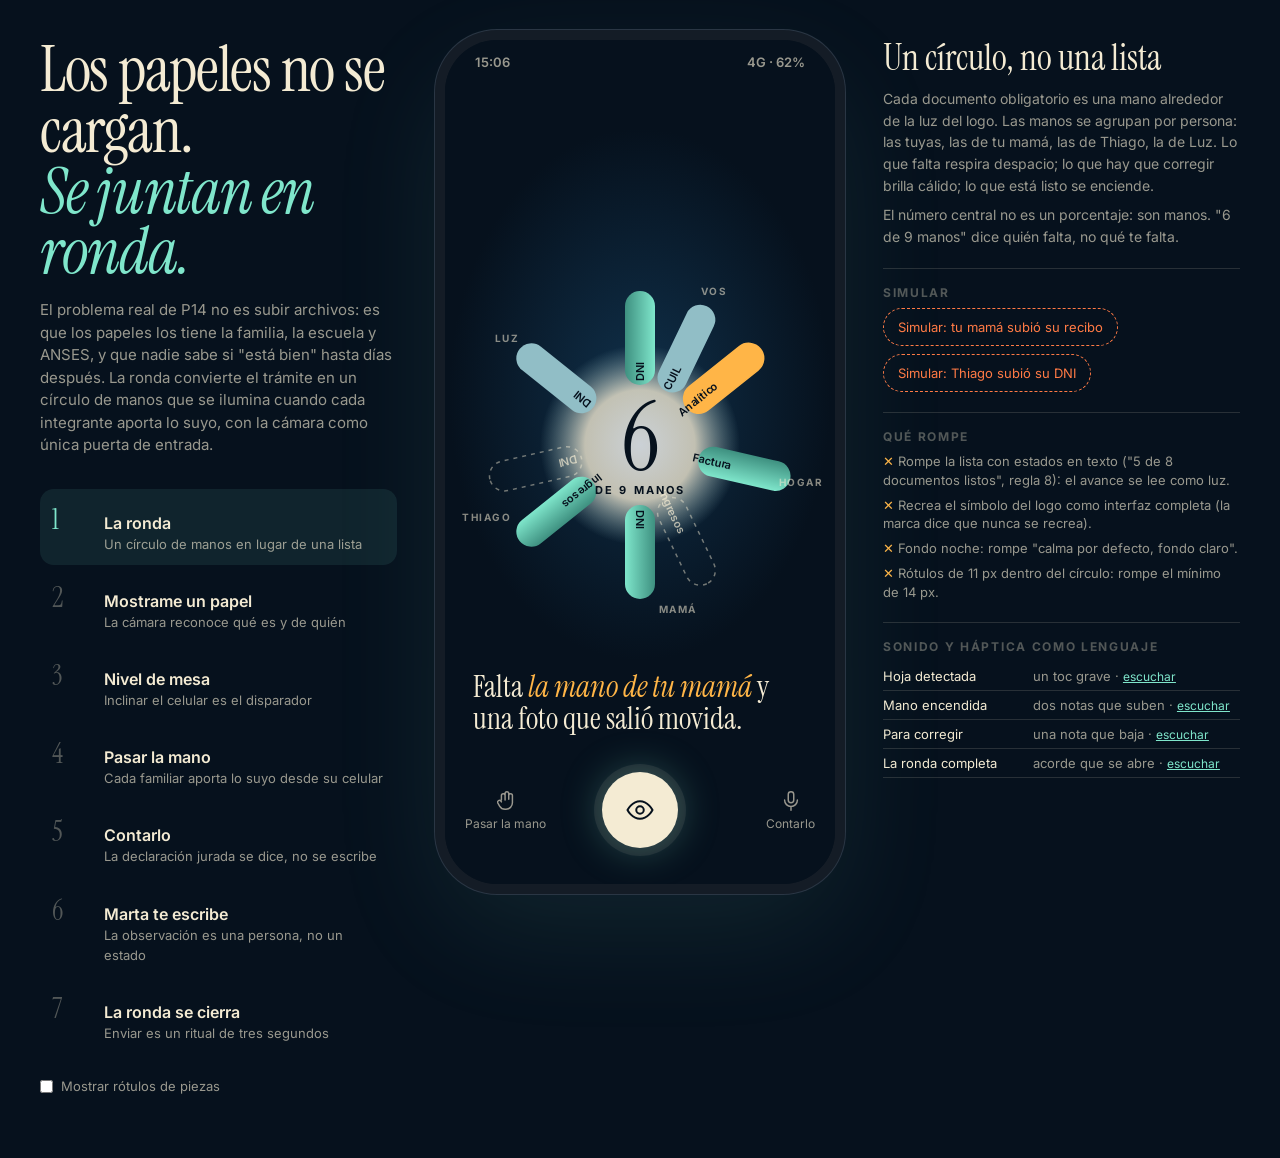
<file: docs/design/v2/application-documents/variante-c-disruptiva.html>
<!doctype html>
<html lang="es-AR">
<head>
<meta charset="utf-8">
<meta name="viewport" content="width=device-width, initial-scale=1">
<title>P14 Documentación · Variante C · La ronda</title>
<link rel="preconnect" href="https://fonts.googleapis.com"><link rel="preconnect" href="https://fonts.gstatic.com" crossorigin>
<link href="https://fonts.googleapis.com/css2?family=Instrument+Serif:ital@0;1&display=swap" rel="stylesheet">
<style>
@font-face{font-family:"Inter";src:url("../../common/fonts/inter-variable.woff2") format("woff2");font-weight:100 900}
/* ===== TOKENS · Variante C "La ronda" =====
   Sistema: luz sobre noche. Todo se mide en "luz" (0 a 1) y en distancia al centro del círculo. */
:root{
  --c-night:#06111D; --c-night-2:#0C1E31; --c-ink:#F4EBD3; --c-ink-2:rgba(244,235,211,.62); --c-ink-3:rgba(244,235,211,.32);
  --c-glow:#7FE6CB; --c-glow-2:#91BEC6; --c-warm:#FFB547; --c-hand:#3E9080; --c-line:rgba(244,235,211,.14);
  --c-serif:"Instrument Serif",Georgia,"Times New Roman",serif; --c-sans:"Inter",system-ui,sans-serif;
  --c-u:8px;                      /* unidad única */
  --c-breath:3.2s;                /* ritmo de "respiración" de lo pendiente */
  --c-arrive:900ms; --c-ease:cubic-bezier(.2,.9,.1,1.2);
  --c-piece:#FF7A45;
}
*{box-sizing:border-box;margin:0;padding:0}
html,body{background:var(--c-night);color:var(--c-ink);font-family:var(--c-sans)}
button{font:inherit;color:inherit;background:none;border:0;cursor:pointer}
.page{display:grid;grid-template-columns:minmax(280px,1fr) 390px minmax(300px,1fr);gap:calc(var(--c-u)*6);padding:calc(var(--c-u)*5) calc(var(--c-u)*5) calc(var(--c-u)*8);min-height:100vh;align-items:start}
.manifesto h1{font-family:var(--c-serif);font-weight:400;font-size:64px;line-height:.95;letter-spacing:-.02em}
.manifesto h1 i{color:var(--c-glow)}
.manifesto .lede{font-size:15px;line-height:1.5;color:var(--c-ink-2);margin:calc(var(--c-u)*2) 0 calc(var(--c-u)*4);max-width:44ch}
.chapters{list-style:none;display:grid;gap:2px;counter-reset:ch}
.chapters button{width:100%;text-align:left;display:grid;grid-template-columns:40px 1fr;gap:calc(var(--c-u)*1.5);padding:calc(var(--c-u)*1.5) calc(var(--c-u)*1.5);border-radius:14px;align-items:baseline;transition:background .3s}
.chapters button:hover{background:rgba(244,235,211,.05)}
.chapters button[aria-current=true]{background:rgba(127,230,203,.09)}
.chapters .k{font-family:var(--c-serif);font-size:28px;color:var(--c-ink-3)}
.chapters [aria-current=true] .k{color:var(--c-glow)}
.chapters b{display:block;font-size:16px;font-weight:600}
.chapters span.s{font-size:13px;color:var(--c-ink-2);line-height:1.4}
.toggle{margin-top:calc(var(--c-u)*3);font-size:13px;color:var(--c-ink-2);display:flex;gap:8px;align-items:center}
.phone{width:390px;height:844px;border-radius:52px;position:sticky;top:calc(var(--c-u)*3);overflow:hidden;background:var(--c-night);box-shadow:0 0 0 10px #141c26,0 0 0 11px #2a3644,0 40px 120px rgba(127,230,203,.10)}
.screen{position:absolute;inset:0;opacity:0;pointer-events:none;transition:opacity .5s}
.screen.on{opacity:1;pointer-events:auto}
.sb{position:absolute;top:14px;left:30px;right:30px;display:flex;justify-content:space-between;font-size:13px;font-weight:600;color:var(--c-ink-2);z-index:5}
.side h2{font-family:var(--c-serif);font-weight:400;font-size:36px;line-height:1;margin-bottom:calc(var(--c-u)*1.5)}
.side p{font-size:14px;line-height:1.55;color:var(--c-ink-2)}
.side p+p{margin-top:var(--c-u)}
.side .blk{border-top:1px solid var(--c-line);padding-top:calc(var(--c-u)*2);margin-top:calc(var(--c-u)*2.5)}
.side h3{font-size:12px;letter-spacing:.14em;text-transform:uppercase;color:var(--c-ink-3);margin-bottom:var(--c-u)}
.sim{display:flex;flex-wrap:wrap;gap:var(--c-u)}
.sim button,.sim label{font-size:13px;padding:10px 14px;border-radius:999px;border:1px dashed var(--c-piece);color:var(--c-piece)}
.sim input[type=range]{width:100%;accent-color:var(--c-glow)}
.breaks{list-style:none;display:grid;gap:6px;font-size:13px;line-height:1.45;color:var(--c-ink-2)}
.breaks li::before{content:"✕ ";color:var(--c-warm)}
.score{width:100%;border-collapse:collapse;font-size:13px;color:var(--c-ink-2)}
.score td{padding:6px 0;border-bottom:1px solid var(--c-line);vertical-align:top}
.score td:first-child{color:var(--c-ink);width:42%}
.score button{color:var(--c-glow);font-size:12px;text-decoration:underline}
body.piezas [data-pieza]{outline:1px dashed var(--c-piece);outline-offset:-1px}
body.piezas [data-pieza]::after{content:attr(data-pieza);position:absolute;top:0;left:0;z-index:50;background:var(--c-piece);color:#fff;font:600 11px/16px var(--c-sans);padding:0 4px;pointer-events:none;white-space:nowrap}

/* --- 1 La ronda --- */
.ronda{position:absolute;inset:0;background:radial-gradient(70% 45% at 50% 42%,#10304a 0%,var(--c-night) 70%)}
.ronda #ring{position:absolute;left:0;top:90px;width:390px;height:520px;overflow:visible}
.petal{transition:fill .8s,opacity .8s,transform var(--c-arrive) var(--c-ease)}
.petal.pend{animation:breath var(--c-breath) ease-in-out infinite}
.petal.obs{animation:warm 1.6s ease-in-out infinite}
@keyframes breath{50%{opacity:.35}}
@keyframes warm{50%{filter:drop-shadow(0 0 10px var(--c-warm))}}
.petal.arrive{animation:arrive var(--c-arrive) var(--c-ease)}
@keyframes arrive{0%{transform:scale(.2);opacity:0}100%{transform:scale(1);opacity:1}}
.center-n{position:absolute;left:0;right:0;top:360px;text-align:center;pointer-events:none}
.center-n .n{font-family:var(--c-serif);font-size:96px;line-height:.8;color:var(--c-night);mix-blend-mode:normal}
.center-n .w{font-size:11px;letter-spacing:.2em;text-transform:uppercase;color:var(--c-night);font-weight:700;margin-top:6px}
.ronda .whisper{position:absolute;left:28px;right:28px;bottom:150px;font-family:var(--c-serif);font-size:30px;line-height:1.05}
.ronda .whisper i{color:var(--c-warm)}
.ronda .dock{position:absolute;left:20px;right:20px;bottom:36px;display:grid;grid-template-columns:1fr 76px 1fr;align-items:center}
.eye{width:76px;height:76px;border-radius:50%;background:var(--c-ink);color:var(--c-night);display:grid;place-items:center;box-shadow:0 0 0 8px rgba(244,235,211,.08),0 0 40px rgba(127,230,203,.35)}
.dock .l,.dock .r{font-size:12px;color:var(--c-ink-2);display:grid;gap:4px;justify-items:center;text-align:center}
.dock .r{justify-self:end}.dock .l{justify-self:start}
.ico{width:22px;height:22px;stroke:currentColor;fill:none;stroke-width:1.6;stroke-linecap:round;stroke-linejoin:round}

/* --- 2 Visor universal --- */
.visor{position:absolute;inset:0;background:radial-gradient(90% 60% at 40% 55%,#4a4032,#18140f)}
.table-wood{position:absolute;inset:0;background:repeating-linear-gradient(98deg,rgba(255,255,255,.025) 0 3px,transparent 3px 14px)}
.paper{position:absolute;background:#f6f1e6;box-shadow:0 18px 40px rgba(0,0,0,.45);border-radius:2px}
.paper .ln{position:absolute;left:10%;height:4px;border-radius:2px;background:#8b8577}
.paper.recibo{left:70px;top:190px;width:230px;height:300px;transform:rotate(-7deg)}
.lock{position:absolute;left:62px;top:180px;width:250px;height:322px;transform:rotate(-7deg);border:2px solid var(--c-glow);border-radius:6px;box-shadow:0 0 0 2000px rgba(6,17,29,.35),0 0 30px rgba(127,230,203,.5);transition:all .6s var(--c-ease)}
.whatis{position:absolute;left:16px;right:16px;bottom:28px;background:rgba(6,17,29,.82);backdrop-filter:blur(18px);border-radius:28px;padding:20px;display:grid;gap:14px}
.whatis .q{font-family:var(--c-serif);font-size:30px;line-height:1}
.whatis .q i{color:var(--c-glow)}
.whatis .meta{font-size:12px;color:var(--c-ink-2)}
.who{display:flex;gap:8px;flex-wrap:wrap}
.who button{padding:10px 14px;border-radius:999px;border:1px solid var(--c-line);font-size:14px}
.who button.sug{background:var(--c-glow);color:var(--c-night);border-color:var(--c-glow);font-weight:600}
.scanline{position:absolute;left:62px;width:250px;height:2px;background:var(--c-glow);top:180px;box-shadow:0 0 16px var(--c-glow);animation:scan 2.2s ease-in-out infinite;transform:rotate(-7deg)}
@keyframes scan{50%{top:500px}}

/* --- 3 Nivel de mesa --- */
.nivel{position:absolute;inset:0;background:#0b0f0c}
.nivel .feed{position:absolute;inset:0;background:radial-gradient(80% 60% at 50% 50%,#3d3527,#120f0b)}
.nivel .paper{left:60px;top:200px;width:270px;height:360px;transition:transform .2s}
.bubble-ring{position:absolute;left:50%;top:380px;width:200px;height:200px;margin:-100px 0 0 -100px;border-radius:50%;border:2px solid var(--c-glow-2);background:rgba(6,17,29,.45);backdrop-filter:blur(2px)}
.bubble-ring::before{content:"";position:absolute;inset:80px;border-radius:50%;border:1.5px dashed rgba(244,235,211,.6)}
.bubble{position:absolute;left:50%;top:50%;width:40px;height:40px;margin:-20px 0 0 -20px;border-radius:50%;background:rgba(244,235,211,.9);transition:transform .15s,background .3s}
.bubble.ok{background:var(--c-glow);box-shadow:0 0 30px var(--c-glow)}
.nivel .say{position:absolute;left:24px;right:24px;top:80px;font-family:var(--c-serif);font-size:34px;line-height:1;text-align:center}
.nivel .deg{position:absolute;left:0;right:0;bottom:120px;text-align:center;font-size:13px;color:var(--c-ink-2);letter-spacing:.1em}
.nivel .count{position:absolute;left:0;right:0;bottom:60px;text-align:center;font-family:var(--c-serif);font-size:48px;color:var(--c-glow);min-height:50px}
.flash{position:absolute;inset:0;background:#fff;opacity:0;pointer-events:none}
.flash.go{animation:fl .5s ease-out}
@keyframes fl{0%{opacity:.9}100%{opacity:0}}

/* --- 4 Pasale la mano --- */
.mano{position:absolute;inset:0;background:var(--c-night-2);padding:70px 28px 0}
.mano h4{font-family:var(--c-serif);font-weight:400;font-size:40px;line-height:.95}
.mano h4 i{color:var(--c-glow)}
.mano p{font-size:14px;color:var(--c-ink-2);line-height:1.45;margin-top:10px}
.qr{width:220px;height:220px;margin:26px auto 18px;background:var(--c-ink);border-radius:28px;padding:18px;display:grid;grid-template-columns:repeat(21,1fr);gap:0}
.qr i{background:var(--c-night)}
.qr i.o{background:transparent}
.mano .alt{display:flex;gap:10px;justify-content:center}
.mano .alt button{padding:12px 16px;border-radius:999px;border:1px solid var(--c-line);font-size:14px}
.mano .tarde{margin-top:22px;border:1px solid var(--c-line);border-radius:20px;padding:14px 16px;font-size:13px;color:var(--c-ink-2);line-height:1.4}
.mano .tarde b{color:var(--c-ink);font-weight:600}
.mini{position:relative;margin-top:16px;width:100%;border-radius:22px;background:var(--c-ink);color:var(--c-night);padding:16px;font-size:14px;line-height:1.4}
.mini b{font-family:var(--c-serif);font-size:22px;font-weight:400;display:block;line-height:1.05;margin-bottom:6px}
.mini .big{margin-top:10px;display:grid;gap:8px}
.mini .big span{display:block;background:var(--c-night);color:var(--c-ink);border-radius:14px;padding:12px;font-weight:600}

/* --- 5 Voz --- */
.voz{position:absolute;inset:0;background:radial-gradient(80% 50% at 50% 30%,#2b2213,var(--c-night) 70%);padding:70px 26px 0}
.voz .tag{font-size:11px;letter-spacing:.2em;text-transform:uppercase;color:var(--c-warm)}
.voz .said{font-family:var(--c-serif);font-size:28px;line-height:1.12;margin-top:12px;min-height:200px}
.voz .said .dim{color:var(--c-ink-3)}
.wave{display:flex;gap:4px;align-items:center;height:70px;justify-content:center;margin:10px 0}
.wave i{width:4px;border-radius:2px;background:var(--c-warm);height:10px;transition:height .12s}
.dj{background:var(--c-ink);color:var(--c-night);border-radius:24px;padding:16px 18px;font-size:13px;line-height:1.35;opacity:0;transform:translateY(20px);transition:all .6s var(--c-ease)}
.dj.on{opacity:1;transform:none}
.dj h5{font-family:var(--c-serif);font-size:22px;font-weight:400;margin-bottom:8px}
.dj dl{display:grid;grid-template-columns:auto 1fr;gap:4px 12px}
.dj dt{color:#6b6455}
.dj .firma{margin-top:12px;height:56px;border:1.5px dashed #6b6455;border-radius:12px;display:grid;place-items:center;color:#6b6455;font-family:var(--c-serif);font-size:20px;font-style:italic}

/* --- 6 Conversación --- */
.charla{position:absolute;inset:0;background:var(--c-night);padding:64px 18px 0;display:flex;flex-direction:column;gap:12px}
.charla .hd{display:flex;gap:12px;align-items:center;padding:0 6px 10px;border-bottom:1px solid var(--c-line)}
.av{width:44px;height:44px;border-radius:50%;background:linear-gradient(135deg,var(--c-hand),var(--c-glow-2));display:grid;place-items:center;font-family:var(--c-serif);font-size:22px;color:var(--c-night)}
.charla .hd b{display:block;font-size:15px}.charla .hd span{font-size:12px;color:var(--c-ink-2)}
.msg{max-width:84%;padding:12px 14px;border-radius:20px;font-size:15px;line-height:1.4}
.msg.them{background:var(--c-night-2);border-bottom-left-radius:6px}
.msg.me{background:var(--c-glow);color:var(--c-night);align-self:flex-end;border-bottom-right-radius:6px}
.crop{margin-top:8px;height:90px;border-radius:12px;background:#f6f1e6;position:relative;overflow:hidden}
.crop .ln{position:absolute;left:10%;height:4px;border-radius:2px;background:#8b8577;filter:blur(1.8px)}
.charla .reply{margin-top:auto;margin-bottom:30px;display:grid;grid-template-columns:1fr 56px;gap:10px}
.charla .reply button{height:56px;border-radius:999px;background:var(--c-ink);color:var(--c-night);font-weight:600;font-size:15px}
.charla .reply button.mic{background:var(--c-night-2);color:var(--c-ink);display:grid;place-items:center}

/* --- 7 Cierre --- */
.cierre{position:absolute;inset:0;background:radial-gradient(70% 45% at 50% 42%,#164a52,var(--c-night) 75%)}
.cierre #ring2{position:absolute;left:0;top:90px;width:390px;height:520px;overflow:visible}
.cierre.open .petal{transform:scale(1.25) rotate(8deg)}
.hold{position:absolute;left:50%;top:405px;z-index:2;width:150px;height:150px;margin:-75px 0 0 -75px;border-radius:50%;display:grid;place-items:center;text-align:center;font-size:12px;letter-spacing:.16em;text-transform:uppercase;color:var(--c-night);font-weight:700;touch-action:none;user-select:none}
.hold svg{position:absolute;inset:0;top:0;width:150px;height:150px}
.cierre .whisper{position:absolute;left:28px;right:28px;bottom:70px;font-family:var(--c-serif);font-size:32px;line-height:1.05;text-align:center}
@media (prefers-reduced-motion:reduce){*{animation:none!important;transition:none!important}}
@media (max-width:1100px){.page{grid-template-columns:1fr}.phone{position:relative;margin:0 auto}}
</style>
</head>
<body>
<div class="page">
  <section class="manifesto">
    <h1>Los papeles no se cargan.<br><i>Se juntan en ronda.</i></h1>
    <p class="lede">El problema real de P14 no es subir archivos: es que los papeles los tiene la familia, la escuela y ANSES, y que nadie sabe si "está bien" hasta días después. La ronda convierte el trámite en un círculo de manos que se ilumina cuando cada integrante aporta lo suyo, con la cámara como única puerta de entrada.</p>
    <ol class="chapters" id="chapters"></ol>
    <label class="toggle"><input type="checkbox" id="tgl"> Mostrar rótulos de piezas</label>
  </section>

  <div class="phone" id="phone">
    <div class="sb"><span>15:06</span><span>4G · 62%</span></div>

    <div class="screen" data-s="ronda" data-pieza="C-01 la ronda de manos">
      <div class="ronda"><svg id="ring" viewBox="0 0 390 520"></svg>
        <div class="center-n"><div class="n" id="cn">6</div><div class="w">de 9 manos</div></div>
        <div class="whisper" id="whisper">Falta <i>la mano de tu mamá</i> y una foto que salió movida.</div>
        <div class="dock"><button class="l" data-go="mano"><svg class="ico" viewBox="0 0 24 24"><path d="M7 11V6a2 2 0 0 1 4 0v5M11 10V4a2 2 0 0 1 4 0v6M15 10V6a2 2 0 0 1 4 0v8a7 7 0 0 1-7 7h-1a7 7 0 0 1-6-3.5L3 14a2 2 0 0 1 3.4-2l.6 1"/></svg>Pasar la mano</button>
          <button class="eye" data-go="visor" aria-label="Mostrame un papel"><svg class="ico" viewBox="0 0 24 24" style="width:30px;height:30px"><path d="M2 12s3.5-7 10-7 10 7 10 7-3.5 7-10 7S2 12 2 12Z"/><circle cx="12" cy="12" r="3"/></svg></button>
          <button class="r" data-go="voz"><svg class="ico" viewBox="0 0 24 24"><rect x="9" y="2" width="6" height="12" rx="3"/><path d="M5 11a7 7 0 0 0 14 0M12 18v4"/></svg>Contarlo</button></div>
      </div>
    </div>

    <div class="screen" data-s="visor" data-pieza="C-02 visor universal que reconoce el papel">
      <div class="visor"><div class="table-wood"></div>
        <div class="paper recibo"><div class="ln" style="top:24px;width:40%;background:#203758;height:7px"></div><div class="ln" style="top:44px;width:62%"></div><div class="ln" style="top:70px;width:80%"></div><div class="ln" style="top:86px;width:74%"></div><div class="ln" style="top:118px;width:30%;background:#1c1c1c"></div><div class="ln" style="top:150px;width:78%"></div><div class="ln" style="top:166px;width:70%"></div><div class="ln" style="top:240px;width:34%;background:#1c1c1c;height:8px"></div></div>
        <div class="lock"></div><div class="scanline" id="scanline"></div>
        <div class="whatis" id="whatis"><div class="meta">Lo reconocí sin que me digas nada</div><div class="q">Esto es un <i>recibo de sueldo</i>. Dice "Quiroga".</div><div class="meta">¿De quién es la mano?</div>
          <div class="who"><button class="sug" data-act="assign">Mamá · María de los Ángeles</button><button>Thiago</button><button>Mío</button><button>Otra persona</button></div></div>
      </div>
    </div>

    <div class="screen" data-s="nivel" data-pieza="C-03 nivel de mesa con disparo por inclinación">
      <div class="nivel"><div class="feed"></div><div class="paper" id="nvpaper"><div class="ln" style="top:30px;width:45%;background:#203758;height:7px"></div><div class="ln" style="top:60px;width:80%"></div><div class="ln" style="top:80px;width:72%"></div><div class="ln" style="top:200px;width:70%;background:#1c1c1c"></div><div class="ln" style="top:220px;width:76%;background:#1c1c1c"></div><div class="ln" style="top:240px;width:66%;background:#1c1c1c"></div></div>
        <div class="say" id="nvsay">Acostá el celular<br>sobre la hoja</div>
        <div class="bubble-ring"><div class="bubble" id="bub"></div></div>
        <div class="deg" id="deg">INCLINACIÓN 18°</div><div class="count" id="cnt"></div><div class="flash" id="flash"></div></div>
    </div>

    <div class="screen" data-s="mano" data-pieza="C-04 pasar la mano a un familiar">
      <div class="mano"><h4>Mamá, <i>esto es tuyo.</i></h4><p>Escaneá este código con tu celular. No hace falta bajar nada: vas a ver solo tus 2 papeles.</p>
        <div class="qr" id="qr"></div>
        <div class="alt"><button>Mandar por WhatsApp</button><button>Imprimir la lista</button></div>
        <div class="mini" data-pieza="C-04b vista web del familiar"><b>Hola, María de los Ángeles.</b>Ailén se está postulando a una beca. Te pide:<div class="big"><span>Tu recibo de sueldo · sacale una foto</span><span>Tu DNI · ya está, ¡gracias!</span></div></div>
        <div class="tarde" data-pieza="C-04c la tarde de los papeles"><b>La tarde de los papeles.</b> ¿Se juntan el domingo a las 17? Te armo la lista de qué tiene que traer cada uno y les aviso.</div>
      </div>
    </div>

    <div class="screen" data-s="voz" data-pieza="C-05 declaración jurada contada con la voz">
      <div class="voz"><div class="tag">Contalo con tu voz · ingresos sin recibo</div>
        <div class="said" id="said"><span class="dim">Tocá y contá, como se lo contarías a alguien: qué hacés, cuántos días, cuánto te queda por mes.</span></div>
        <div class="wave" id="wave"></div>
        <div class="dj" id="dj"><h5>Declaración jurada de ingresos</h5><dl><dt>Quién</dt><dd>María de los Ángeles Quiroga Villafañe</dd><dt>Actividad</dt><dd>Limpieza en casas particulares</dd><dt>Frecuencia</dt><dd>Martes y viernes</dd><dt>Ingreso aprox.</dt><dd>$ 180.000 por mes</dd></dl><div class="firma">firmá acá con el dedo</div></div>
      </div>
    </div>

    <div class="screen" data-s="charla" data-pieza="C-06 la observación como conversación">
      <div class="charla"><div class="hd"><div class="av">M</div><div><b>Marta · Fundación San Lucas</b><span>revisa tu postulación</span></div></div>
        <div class="msg them">Hola, Ailén. Ya vi casi todo, ¡vas bárbaro! Solo una cosa del analítico: esta parte se ve movida.<div class="crop"><div class="ln" style="top:20px;width:70%"></div><div class="ln" style="top:38px;width:74%"></div><div class="ln" style="top:56px;width:64%"></div></div></div>
        <div class="msg them">¿Me la sacás de nuevo cuando puedas? Con luz de ventana sale perfecta.</div>
        <div class="msg me" id="reply" style="display:none">¡Listo! Ahí te la mandé 🙌</div>
        <div class="reply"><button data-act="redo">Sacarla de nuevo</button><button class="mic" aria-label="Responder con audio"><svg class="ico" viewBox="0 0 24 24"><rect x="9" y="2" width="6" height="12" rx="3"/><path d="M5 11a7 7 0 0 0 14 0M12 18v4"/></svg></button></div>
      </div>
    </div>

    <div class="screen" data-s="cierre" data-pieza="C-07 envío ritual: mantener apretado">
      <div class="cierre" id="cierre"><svg id="ring2" viewBox="0 0 390 520"></svg>
        <div class="hold" id="hold"><svg viewBox="0 0 150 150"><circle cx="75" cy="75" r="70" fill="#F4EBD3"/><circle id="holdarc" cx="75" cy="75" r="70" fill="none" stroke="#06111D" stroke-width="6" stroke-dasharray="440" stroke-dashoffset="440" transform="rotate(-90 75 75)"/></svg><span style="position:relative">Mantené<br>apretado<br>para enviar</span></div>
        <div class="whisper" id="cw">La ronda está completa.</div>
      </div>
    </div>
  </div>

  <aside class="side" id="side"></aside>
</div>

<script>
/* ---------- Capítulos ---------- */
const CH=[
 {k:'ronda',t:'La ronda',s:'Un círculo de manos en lugar de una lista',
  h:'Un círculo, no una lista',
  p:['Cada documento obligatorio es una mano alrededor de la luz del logo. Las manos se agrupan por persona: las tuyas, las de tu mamá, las de Thiago, la de Luz. Lo que falta respira despacio; lo que hay que corregir brilla cálido; lo que está listo se enciende.','El número central no es un porcentaje: son manos. "6 de 9 manos" dice quién falta, no qué te falta.'],
  b:['Rompe la lista con estados en texto ("5 de 8 documentos listos", regla 8): el avance se lee como luz.','Recrea el símbolo del logo como interfaz completa (la marca dice que nunca se recrea).','Fondo noche: rompe "calma por defecto, fondo claro".','Rótulos de 11 px dentro del círculo: rompe el mínimo de 14 px.']},
 {k:'visor',t:'Mostrame un papel',s:'La cámara reconoce qué es y de quién',
  h:'Una sola puerta: la cámara',
  p:['No elegís "qué documento vas a cargar". Abrís el ojo, apuntás a cualquier papel que haya sobre la mesa y la app dice qué es ("un recibo de sueldo") y de quién parece (leyó "Quiroga"). Vos solo confirmás la mano.','Si el papel no sirve para nada de la convocatoria, lo dice al instante: "esto es una boleta de luz vieja, buscá una de los últimos 3 meses".'],
  b:['Elimina el paso "elegir documento → elegir fuente" (requerimiento de cargar cada uno por separado).','Clasificación con IA en el dispositivo o en el servidor: agrega una funcionalidad que no está en los requerimientos.','La IA propone, la persona confirma: sigue sin decidir nada sobre la beca.']},
 {k:'nivel',t:'Nivel de mesa',s:'Inclinar el celular es el disparador',
  h:'El celular es un nivel de burbuja',
  p:['La mayoría de las fotos salen mal por el ángulo. Acá el giroscopio es el input: cuando el celular queda paralelo a la mesa y quieto, la burbuja se pone verde y dispara solo. No hay botón.','Usá el control de la derecha para simular la inclinación. En un celular real, tocá "Usar el giroscopio".'],
  b:['Giroscopio como input principal (en A y B estaba afuera por no eliminar pasos).','En web exige DeviceOrientationEvent.requestPermission() con un gesto en Safari iOS [VERIFICAR].','Sin botón de disparo visible: rompe la convención de cámara.']},
 {k:'mano',t:'Pasar la mano',s:'Cada familiar aporta lo suyo desde su celular',
  h:'La postulación deja de ser de una sola persona',
  p:['Los papeles de la mamá los tiene la mamá. Con un QR o un link por WhatsApp, ella abre una página web sin instalar nada y ve solo sus 2 papeles. Cuando sube su recibo, su mano se enciende en el círculo de Ailén.','"La tarde de los papeles" convierte las varias sesiones sueltas en un encuentro: un domingo, 20 minutos, cada uno con lo suyo.'],
  b:['El requerimiento asume un solo usuario (el postulante): acá hay colaboradores.','Datos de terceros con acceso parcial: obliga a repensar el consentimiento de la Ley 25.326 (cada integrante consiente lo suyo).','Una vista web sin app ni cuenta: sale del stack de app única.']},
 {k:'voz',t:'Contarlo',s:'La declaración jurada se dice, no se escribe',
  h:'Una changa no tiene recibo',
  p:['Para ingresos informales, el formulario de declaración jurada es la peor barrera. Acá se cuenta con la voz, como en un audio de WhatsApp, y la app arma la declaración para firmar con el dedo.','El documento deja de ser un archivo que hay que conseguir: se genera.'],
  b:['Un documento requerido se reemplaza por uno generado en la app.','Micrófono y transcripción como canal principal.','La Fundación tendría que aceptar una DJ firmada digitalmente (a validar).']},
 {k:'charla',t:'Marta te escribe',s:'La observación es una persona, no un estado',
  h:'"Observado" suena a error. Marta, no.',
  p:['La observación llega como un mensaje de una persona de la Fundación, con el recorte exacto de lo que no se lee. Se responde sacando la foto de nuevo o con un audio.','Dignidad: alguien te mira y te acompaña, en vez de un chip ámbar.'],
  b:['Reemplaza el estado "observado" por una conversación: el panel de administración necesitaría un canal de mensajes.','Pone nombre propio a quien revisa: decisión de la Fundación.','Usa emoji en el texto del postulante (fuera de la guía de A y B).']},
 {k:'cierre',t:'La ronda se cierra',s:'Enviar es un ritual de tres segundos',
  h:'Las manos se abren',
  p:['Con las 9 manos encendidas, el centro pide que lo mantengas apretado. Al soltar, las manos se abren (la animación del logo que el lenguaje visual reservaba para los logros) y suena un acorde que sube.','No es un botón "Enviar": es un gesto que se recuerda.'],
  b:['Junta P14 con el envío (P15/P16): fusiona tres pantallas.','Mantener apretado en vez de un toque: rompe la convención de acción primaria visible.','Sonido como confirmación.']}
];
const SCORE=[['Hoja detectada','un toc grave',[220]],['Mano encendida','dos notas que suben',[440,660]],['Para corregir','una nota que baja',[330,247]],['La ronda completa','acorde que se abre',[262,330,392,523]]];

/* ---------- Sonido (WebAudio real) y háptica (si existe) ---------- */
let AC;function tone(freqs){try{AC=AC||new (window.AudioContext||window.webkitAudioContext)();freqs.forEach((f,i)=>{const o=AC.createOscillator(),g=AC.createGain();o.type='sine';o.frequency.value=f;const t=AC.currentTime+i*.12;g.gain.setValueAtTime(0,t);g.gain.linearRampToValueAtTime(.18,t+.02);g.gain.exponentialRampToValueAtTime(.001,t+.6);o.connect(g).connect(AC.destination);o.start(t);o.stop(t+.7)});}catch(e){} if(navigator.vibrate)try{navigator.vibrate(freqs.map(()=>30))}catch(e){}}

/* ---------- El círculo ---------- */
const GROUPS=[{n:'VOS',docs:[['DNI','aprobado'],['CUIL','revision'],['Analítico','observado']]},{n:'HOGAR',docs:[['Factura','cargado']]},{n:'MAMÁ',docs:[['Ingresos','pendiente'],['DNI','aprobado']]},{n:'THIAGO',docs:[['Ingresos','cargado'],['DNI','pendiente']]},{n:'LUZ',docs:[['DNI','revision']]}];
function ring(svg,state,full){
  const cx=195,cy=315,r0=60,len=94; let html=`<defs><radialGradient id="core"><stop offset="0" stop-color="#FFFFFF"/><stop offset=".55" stop-color="#F4EBD3"/><stop offset="1" stop-color="#91BEC6" stop-opacity="0"/></radialGradient><linearGradient id="lit" x1="0" x2="1"><stop offset="0" stop-color="#3E9080"/><stop offset="1" stop-color="#7FE6CB"/></linearGradient></defs>`;
  html+=`<circle cx="${cx}" cy="${cy}" r="${r0+40}" fill="url(#core)" opacity="${.35+.65*(state.lit/9)}"/>`;
  const total=9+GROUPS.length; let i=0;
  GROUPS.forEach((g,gi)=>{const start=i;g.docs.forEach((d,di)=>{const a=(i/total)*360-90+ (gi*360/total)*0; const st=full?'aprobado':(state.over&&state.over[g.n+di])||d[1];
      const rad=a*Math.PI/180; const x=cx+Math.cos(rad)*(r0+len/2), y=cy+Math.sin(rad)*(r0+len/2);
      const lit=['aprobado','cargado','revision'].includes(st);
      const fill=lit?(st==='revision'?'#91BEC6':'url(#lit)'):st==='observado'?'#FFB547':'none';
      const stroke=lit?'none':st==='observado'?'#FFB547':'rgba(244,235,211,.45)';
      html+=`<g transform="translate(${x} ${y}) rotate(${a+90})"><g class="petal ${lit?'':st==='observado'?'obs':'pend'} ${state.arrive===g.n+di?'arrive':''}" style="transform-origin:0 0"><rect x="-15" y="${-len/2}" width="30" height="${len}" rx="15" fill="${fill}" stroke="${stroke}" stroke-width="1.5" ${lit||st==='observado'?'':'stroke-dasharray="4 5"'}/><text x="0" y="${len/2-14}" fill="${lit||st==='observado'?'#06111D':'rgba(244,235,211,.7)'}" font-size="11" font-family="Inter" font-weight="600" text-anchor="middle" transform="rotate(-90 0 ${len/2-14})" dy="4">${d[0]}</text></g></g>`;
      i++;});
    const mid=((start+(g.docs.length-1)/2)/total)*360-90, mr=mid*Math.PI/180, lr=r0+len+16;
    html+=`<text x="${Math.max(34,Math.min(356,cx+Math.cos(mr)*lr))}" y="${cy+Math.sin(mr)*lr}" fill="rgba(244,235,211,.55)" font-size="10" letter-spacing="1.5" font-family="Inter" font-weight="700" text-anchor="middle" dominant-baseline="middle">${g.n}</text>`;
    i++; });
  svg.innerHTML=html;
}
let RS={lit:6,over:{},arrive:null};

/* ---------- QR decorativo ---------- */
(function(){const q=document.getElementById('qr');let h='';let seed=7;const rnd=()=>{seed=(seed*9301+49297)%233280;return seed/233280};for(let y=0;y<21;y++)for(let x=0;x<21;x++){const f=(x<7&&y<7)||(x>13&&y<7)||(x<7&&y>13);let on;if(f){const lx=x>13?x-14:x,ly=y>13?y-14:y;on=lx===0||lx===6||ly===0||ly===6||(lx>1&&lx<5&&ly>1&&ly<5)}else on=rnd()>.5;h+=`<i class="${on?'':'o'}"></i>`}q.innerHTML=h})();
(function(){const w=document.getElementById('wave');w.innerHTML=Array.from({length:34}).map(()=>'<i></i>').join('')})();

/* ---------- Panel lateral por capítulo ---------- */
let cur='ronda';
function side(){
  const c=CH.find(x=>x.k===cur);let sim='';
  if(cur==='ronda') sim=`<button data-act="mom">Simular: tu mamá subió su recibo</button><button data-act="thi">Simular: Thiago subió su DNI</button>`;
  if(cur==='visor') sim=`<button data-act="assign">Simular: confirmar "Mamá"</button><button data-act="rescan">Simular otro papel</button>`;
  if(cur==='nivel') sim=`<label style="width:100%;border-style:dashed">Simular inclinación: <b id="tv">18°</b><input type="range" min="-30" max="30" value="18" id="tilt"></label><button data-act="gyro">Usar el giroscopio (celular real)</button>`;
  if(cur==='mano') sim=`<button data-act="mom">Simular: tu mamá escaneó el QR y subió su recibo</button>`;
  if(cur==='voz') sim=`<button data-act="talk">Simular voz</button>`;
  if(cur==='charla') sim=`<button data-act="redo">Simular: respondo sacando la foto</button>`;
  if(cur==='cierre') sim=`<button data-act="send">Simular mantener apretado</button><button data-act="reset">Volver a empezar</button>`;
  document.getElementById('side').innerHTML=`<h2>${c.h}</h2>${c.p.map(x=>`<p>${x}</p>`).join('')}
   <div class="blk"><h3>Simular</h3><div class="sim">${sim}</div></div>
   <div class="blk"><h3>Qué rompe</h3><ul class="breaks">${c.b.map(x=>`<li>${x}</li>`).join('')}</ul></div>
   <div class="blk" data-pieza="C-08 lenguaje de sonido y háptica"><h3>Sonido y háptica como lenguaje</h3><table class="score">${SCORE.map((s,i)=>`<tr><td>${s[0]}</td><td>${s[1]} · <button data-tone="${i}">escuchar</button></td></tr>`).join('')}</table></div>`;
  const t=document.getElementById('tilt'); if(t) t.addEventListener('input',e=>tilt(+e.target.value));
}
function go(k){cur=k;document.querySelectorAll('.screen').forEach(s=>s.classList.toggle('on',s.dataset.s===k));
  document.querySelectorAll('#chapters button').forEach(b=>b.setAttribute('aria-current',b.dataset.k===k));side();
  if(k==='nivel')tilt(18); if(k==='cierre'){ring(document.getElementById('ring2'),{lit:9},true)} if(k==='ronda')ring(document.getElementById('ring'),RS);}
document.getElementById('chapters').innerHTML=CH.map((c,i)=>`<li><button data-k="${c.k}"><span class="k">${i+1}</span><span><b>${c.t}</b><span class="s">${c.s}</span></span></button></li>`).join('');
document.getElementById('chapters').addEventListener('click',e=>{const b=e.target.closest('button');if(b)go(b.dataset.k)});

/* ---------- Interacciones ---------- */
let tiltTimer=null;
function tilt(v){const b=document.getElementById('bub'),d=document.getElementById('deg'),c=document.getElementById('cnt'),s=document.getElementById('nvsay'),p=document.getElementById('nvpaper');if(!b)return;
  const tv=document.getElementById('tv');if(tv)tv.textContent=v+'°';
  b.style.transform=`translate(${v*2.4}px,${v*1.2}px)`;p.style.transform=`perspective(700px) rotateX(${v*1.1}deg) rotateZ(${v*.2}deg)`;d.textContent='INCLINACIÓN '+Math.abs(v)+'°';
  const ok=Math.abs(v)<=3;b.classList.toggle('ok',ok);clearTimeout(tiltTimer);
  if(ok){s.innerHTML='Quieto así…';let n=3;c.textContent=n;tiltTimer=setInterval(()=>{n--;if(n>0){c.textContent=n}else{clearInterval(tiltTimer);c.textContent='✓';document.getElementById('flash').classList.remove('go');void document.getElementById('flash').offsetWidth;document.getElementById('flash').classList.add('go');tone(SCORE[0][2]);s.innerHTML='Salió nítida.<br>La mano de Thiago, encendida.'}},500)}
  else{c.textContent='';s.innerHTML=v>0?'Bajá un poco<br>la parte de arriba':'Levantá un poco<br>la parte de arriba'}}
function lightMom(){RS.over['MAMÁ0']='cargado';RS.arrive='MAMÁ0';RS.lit=Math.min(9,RS.lit+1);document.getElementById('cn').textContent=RS.lit;document.getElementById('whisper').innerHTML='Se encendió <i style="color:var(--c-glow)">la mano de tu mamá</i>. Queda una foto movida y el DNI de Thiago.';go('ronda');tone(SCORE[1][2])}
document.addEventListener('click',e=>{const tb=e.target.closest('[data-tone]');if(tb){tone(SCORE[+tb.dataset.tone][2]);return}
  const g=e.target.closest('[data-go]');if(g){go(g.dataset.go);return}
  const t=e.target.closest('[data-act]');if(!t)return;const a=t.dataset.act;
  if(a==='mom'||a==='assign')lightMom();
  if(a==='thi'){RS.over['THIAGO1']='cargado';RS.arrive='THIAGO1';RS.lit=Math.min(9,RS.lit+1);document.getElementById('cn').textContent=RS.lit;ring(document.getElementById('ring'),RS);tone(SCORE[1][2])}
  if(a==='rescan'){const w=document.getElementById('whatis');w.querySelector('.q').innerHTML='Esto es una <i style="color:var(--c-warm)">boleta de luz de marzo</i>. Necesito una de los últimos 3 meses.';tone(SCORE[2][2])}
  if(a==='gyro'){const h=ev=>tilt(Math.round(Math.max(-30,Math.min(30,ev.beta||0))));const ask=window.DeviceOrientationEvent&&DeviceOrientationEvent.requestPermission;if(ask)DeviceOrientationEvent.requestPermission().then(r=>{if(r==='granted')addEventListener('deviceorientation',h)}).catch(()=>{});else addEventListener('deviceorientation',h)}
  if(a==='talk')talk();
  if(a==='redo'){document.getElementById('reply').style.display='block';RS.over['VOS2']='cargado';tone(SCORE[1][2])}
  if(a==='send')send();
  if(a==='reset'){RS={lit:6,over:{},arrive:null};document.getElementById('cn').textContent=6;document.getElementById('cierre').classList.remove('open');document.getElementById('cw').textContent='La ronda está completa.';go('ronda')}
});
function talk(){const words='Hago limpieza en dos casas, los martes y los viernes. Por mes me quedan más o menos ciento ochenta mil pesos. No tengo recibo.'.split(' ');const s=document.getElementById('said'),w=[...document.querySelectorAll('#wave i')];s.innerHTML='"';let i=0;document.getElementById('dj').classList.remove('on');
  const iv=setInterval(()=>{w.forEach(b=>b.style.height=(8+Math.random()*56)+'px');if(i<words.length){s.innerHTML+=words[i++]+' '}else{clearInterval(iv);s.innerHTML+='"';w.forEach(b=>b.style.height='10px');document.getElementById('dj').classList.add('on');tone(SCORE[1][2])}},140)}
function send(){const arc=document.getElementById('holdarc');let p=0;const iv=setInterval(()=>{p+=.04;arc.style.strokeDashoffset=440*(1-Math.min(1,p));if(p>=1){clearInterval(iv);document.getElementById('cierre').classList.add('open');document.getElementById('cw').innerHTML='Enviada.<br><span style="font-size:20px;color:var(--c-ink-2)">Ahora la Fundación la lee con calma. Te avisamos.</span>';tone(SCORE[3][2])}},50)}
(function(){const h=document.getElementById('hold');let iv;h.addEventListener('pointerdown',()=>{const arc=document.getElementById('holdarc');let p=0;iv=setInterval(()=>{p+=.03;arc.style.strokeDashoffset=440*(1-Math.min(1,p));if(p>=1){clearInterval(iv);send()}},50)});['pointerup','pointerleave'].forEach(ev=>h.addEventListener(ev,()=>{clearInterval(iv)}))})();
document.getElementById('tgl').addEventListener('change',e=>{document.body.classList.toggle('piezas',e.target.checked);document.querySelectorAll('[data-pieza]').forEach(x=>{if(getComputedStyle(x).position==='static')x.style.position='relative'})});
go('ronda');
</script>
</body>
</html>
</file>
<file: docs/design/common/common.css>
/* Fundación San Lucas — lenguaje visual común de las maquetas.
   Fuente de verdad: docs/design/visual-language.md (tokens tomados de docs/perfil-fundacion.md). */

@font-face {
  font-family: "Montserrat";
  src: url("fonts/montserrat-variable.woff2") format("woff2");
  font-weight: 100 900;
  font-display: swap;
}
@font-face {
  font-family: "Inter";
  src: url("fonts/inter-variable.woff2") format("woff2");
  font-weight: 100 900;
  font-display: swap;
}

:root {
  /* Marca */
  --sl-azul-noche: #203758;
  --sl-verde: #207766;          /* primario: acciones */
  --sl-verde-oscuro: #185C4F;   /* hover / presionado */
  --sl-azul: #3869A1;           /* secundario: información */
  --sl-verde-agua: #3E9080;     /* acentos, foco (no para texto chico) */
  --sl-celeste: #91BEC6;        /* decorativo */
  --sl-bruma: #EEF5F4;          /* fondos suaves */
  --sl-cielo: #EDF2F9;          /* fondo suave azul */

  /* Neutros */
  --sl-fondo: #F7F7F7;
  --sl-superficie: #FFFFFF;
  --sl-borde: #E3E7EA;
  --sl-texto: #1C1C1C;
  --sl-gris: #5F6B73;

  /* Estados (texto con contraste AA sobre blanco) */
  --sl-exito: #1E7B4F;   --sl-exito-fondo: #E6F4EC;
  --sl-alerta: #9A6400;  --sl-alerta-fondo: #FDF3E1;
  --sl-error: #B3261E;   --sl-error-fondo: #FBEAE8;
  --sl-info: #3869A1;    --sl-info-fondo: #EDF2F9;

  /* Tipografía */
  --sl-font-titulos: "Montserrat", system-ui, sans-serif;
  --sl-font-texto: "Inter", system-ui, sans-serif;
  --sl-t-display: 32px;
  --sl-t-h1: 24px;
  --sl-t-h2: 20px;
  --sl-t-h3: 17px;
  --sl-t-cuerpo: 16px;
  --sl-t-chico: 14px;   /* mínimo absoluto */

  /* Espacio (múltiplos de 4) */
  --sl-e1: 4px; --sl-e2: 8px; --sl-e3: 12px; --sl-e4: 16px;
  --sl-e5: 20px; --sl-e6: 24px; --sl-e8: 32px; --sl-e10: 40px; --sl-e12: 48px;

  /* Forma y relieve */
  --sl-radio-chico: 8px;
  --sl-radio: 12px;
  --sl-radio-grande: 20px;
  --sl-radio-pastilla: 999px;
  --sl-sombra-1: 0 1px 2px rgba(32, 55, 88, .06), 0 1px 3px rgba(32, 55, 88, .08);
  --sl-sombra-2: 0 4px 12px rgba(32, 55, 88, .08), 0 2px 4px rgba(32, 55, 88, .06);
  --sl-sombra-3: 0 16px 40px rgba(32, 55, 88, .16);

  /* Movimiento */
  --sl-dur-rapida: 120ms;
  --sl-dur: 220ms;
  --sl-dur-lenta: 420ms;
  --sl-curva: cubic-bezier(.2, .8, .2, 1);
  --sl-curva-salida: cubic-bezier(.4, 0, 1, 1);

  /* Tamaños táctiles */
  --sl-toque: 48px;
}

*, *::before, *::after { box-sizing: border-box; }
html { -webkit-text-size-adjust: 100%; }
body {
  margin: 0;
  background: var(--sl-fondo);
  color: var(--sl-texto);
  font-family: var(--sl-font-texto);
  font-size: var(--sl-t-cuerpo);
  line-height: 1.5;
  -webkit-font-smoothing: antialiased;
}
h1, h2, h3, .sl-titulo { font-family: var(--sl-font-titulos); line-height: 1.2; margin: 0; color: var(--sl-azul-noche); }
h1 { font-size: var(--sl-t-h1); font-weight: 700; }
h2 { font-size: var(--sl-t-h2); font-weight: 700; }
h3 { font-size: var(--sl-t-h3); font-weight: 600; }
p { margin: 0; }
.sl-chico { font-size: var(--sl-t-chico); color: var(--sl-gris); }
.sl-placa {            /* placa de color con texto en mayúsculas, como sus piezas de Instagram */
  display: inline-block; font-family: var(--sl-font-titulos); font-weight: 700;
  text-transform: uppercase; letter-spacing: .02em; color: #fff;
  background: var(--sl-verde); padding: var(--sl-e2) var(--sl-e4); border-radius: 2px;
}
.sl-placa.azul { background: var(--sl-azul); }

.sl-icon { display: block; flex: none; }
i[data-icon] { display: inline-flex; font-style: normal; }

/* Botones */
.sl-btn {
  display: inline-flex; align-items: center; justify-content: center; gap: var(--sl-e2);
  min-height: var(--sl-toque); padding: 0 var(--sl-e6);
  border: 0; border-radius: var(--sl-radio); cursor: pointer;
  font: 600 var(--sl-t-cuerpo)/1 var(--sl-font-texto);
  transition: transform var(--sl-dur-rapida) var(--sl-curva), opacity var(--sl-dur-rapida);
}
.sl-btn:active { transform: scale(.97); }
.sl-btn:focus-visible, .sl-foco:focus-visible { outline: 3px solid var(--sl-verde-agua); outline-offset: 2px; }
.sl-btn-primario { background: var(--sl-verde); color: #fff; }
.sl-btn-primario:hover { background: var(--sl-verde-oscuro); }
.sl-btn-secundario { background: var(--sl-superficie); color: var(--sl-verde); box-shadow: inset 0 0 0 1.5px var(--sl-verde); }
.sl-btn-texto { background: transparent; color: var(--sl-verde); padding: 0 var(--sl-e3); }
.sl-btn[disabled] { opacity: .45; cursor: not-allowed; }

/* Tarjetas */
.sl-card { background: var(--sl-superficie); border-radius: var(--sl-radio); box-shadow: var(--sl-sombra-1); padding: var(--sl-e4); }

/* Pastillas de estado (siempre con texto, nunca solo color) */
.sl-chip {
  display: inline-flex; align-items: center; gap: var(--sl-e1);
  height: 28px; padding: 0 var(--sl-e3); border-radius: var(--sl-radio-pastilla);
  font: 600 var(--sl-t-chico)/1 var(--sl-font-texto); white-space: nowrap;
}
.sl-chip.exito { color: var(--sl-exito); background: var(--sl-exito-fondo); }
.sl-chip.alerta { color: var(--sl-alerta); background: var(--sl-alerta-fondo); }
.sl-chip.error { color: var(--sl-error); background: var(--sl-error-fondo); }
.sl-chip.info { color: var(--sl-info); background: var(--sl-info-fondo); }
.sl-chip.neutro { color: var(--sl-gris); background: #EEF0F2; }

/* Campos */
.sl-campo { display: grid; gap: var(--sl-e1); }
.sl-campo label { font-size: var(--sl-t-chico); font-weight: 600; color: var(--sl-azul-noche); }
.sl-input {
  min-height: var(--sl-toque); padding: 0 var(--sl-e4); border-radius: var(--sl-radio-chico);
  border: 1.5px solid var(--sl-borde); background: #fff; font: inherit; color: inherit;
}
.sl-input:focus { outline: none; border-color: var(--sl-verde-agua); box-shadow: 0 0 0 3px rgba(62, 144, 128, .2); }

/* Progreso */
.sl-progreso { height: 8px; border-radius: var(--sl-radio-pastilla); background: var(--sl-bruma); overflow: hidden; }
.sl-progreso > span { display: block; height: 100%; width: 100%; background: var(--sl-verde); border-radius: inherit; transform-origin: left; transition: transform var(--sl-dur-lenta) var(--sl-curva); }

/* Teclas a la vista (computadora) */
.sl-tecla {
  display: inline-flex; align-items: center; justify-content: center; min-width: 22px; height: 22px; padding: 0 6px;
  border-radius: 6px; border: 1px solid var(--sl-borde); border-bottom-width: 2px; background: #fff;
  font: 600 12px/1 var(--sl-font-texto); color: var(--sl-gris);
}

/* Aviso (toast) */
.sl-aviso {
  position: fixed; left: 50%; bottom: var(--sl-e6); transform: translate(-50%, 24px); opacity: 0;
  display: flex; align-items: center; gap: var(--sl-e2); max-width: calc(100% - 32px);
  padding: var(--sl-e3) var(--sl-e4); border-radius: var(--sl-radio); background: var(--sl-azul-noche); color: #fff;
  box-shadow: var(--sl-sombra-3); font-size: var(--sl-t-chico); z-index: 1000; pointer-events: none;
  transition: transform var(--sl-dur) var(--sl-curva), opacity var(--sl-dur);
}
.sl-aviso.visible { transform: translate(-50%, 0); opacity: 1; }

/* Hoja que sube (celular) y diálogo (computadora) */
.sl-velo { position: fixed; inset: 0; background: rgba(32, 55, 88, .4); opacity: 0; pointer-events: none; transition: opacity var(--sl-dur); z-index: 900; }
.sl-velo.abierto { opacity: 1; pointer-events: auto; }
.sl-hoja {
  position: fixed; left: 0; right: 0; bottom: 0; z-index: 901; background: #fff;
  border-radius: var(--sl-radio-grande) var(--sl-radio-grande) 0 0; padding: var(--sl-e6) var(--sl-e4) var(--sl-e8);
  transform: translateY(100%); transition: transform var(--sl-dur-lenta) var(--sl-curva); box-shadow: var(--sl-sombra-3);
}
.sl-hoja.abierta { transform: translateY(0); }

/* Forma orgánica de marca (gota/hoja que entra desde un borde) */
.sl-forma { position: absolute; width: 320px; height: 320px; border-radius: 100% 0 100% 100%; background: var(--sl-verde); opacity: .08; pointer-events: none; }

@media (prefers-reduced-motion: reduce) {
  *, *::before, *::after { animation-duration: 1ms !important; animation-iteration-count: 1 !important; transition-duration: 1ms !important; }
}
</file>
